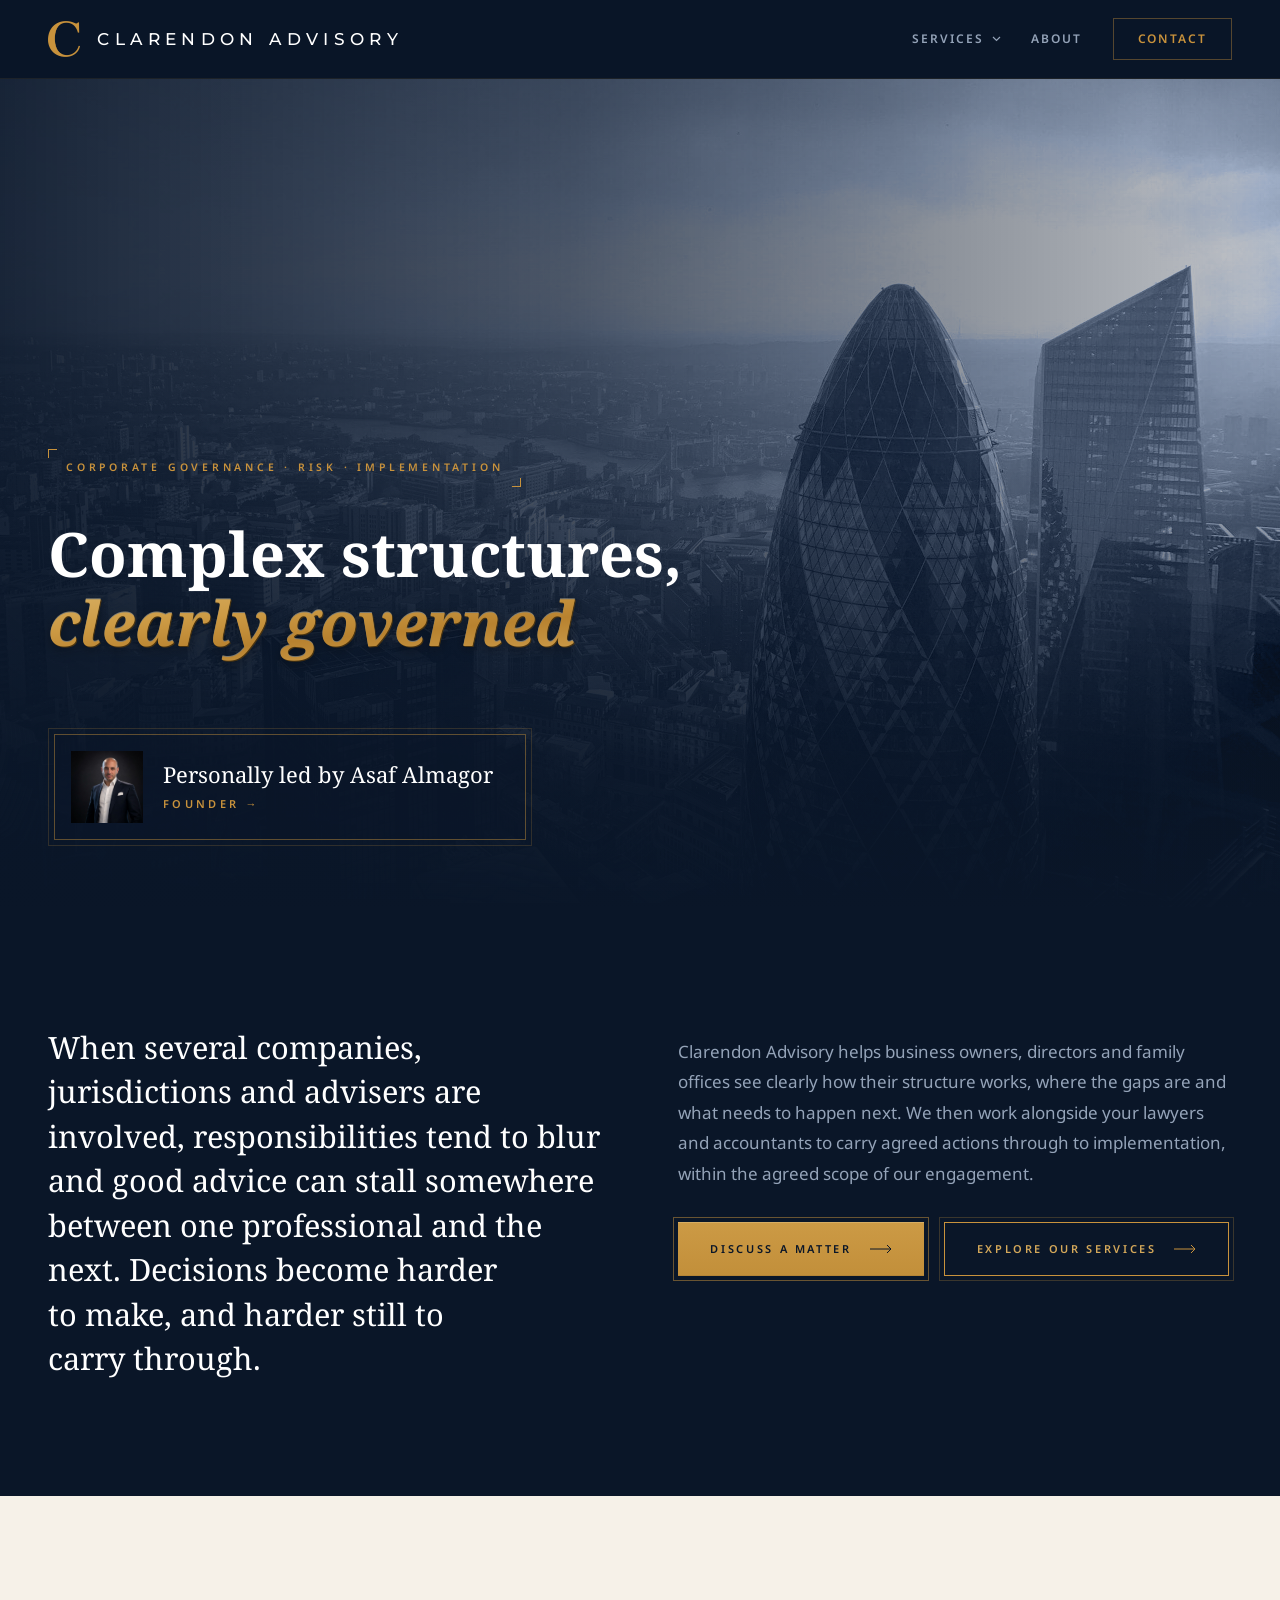
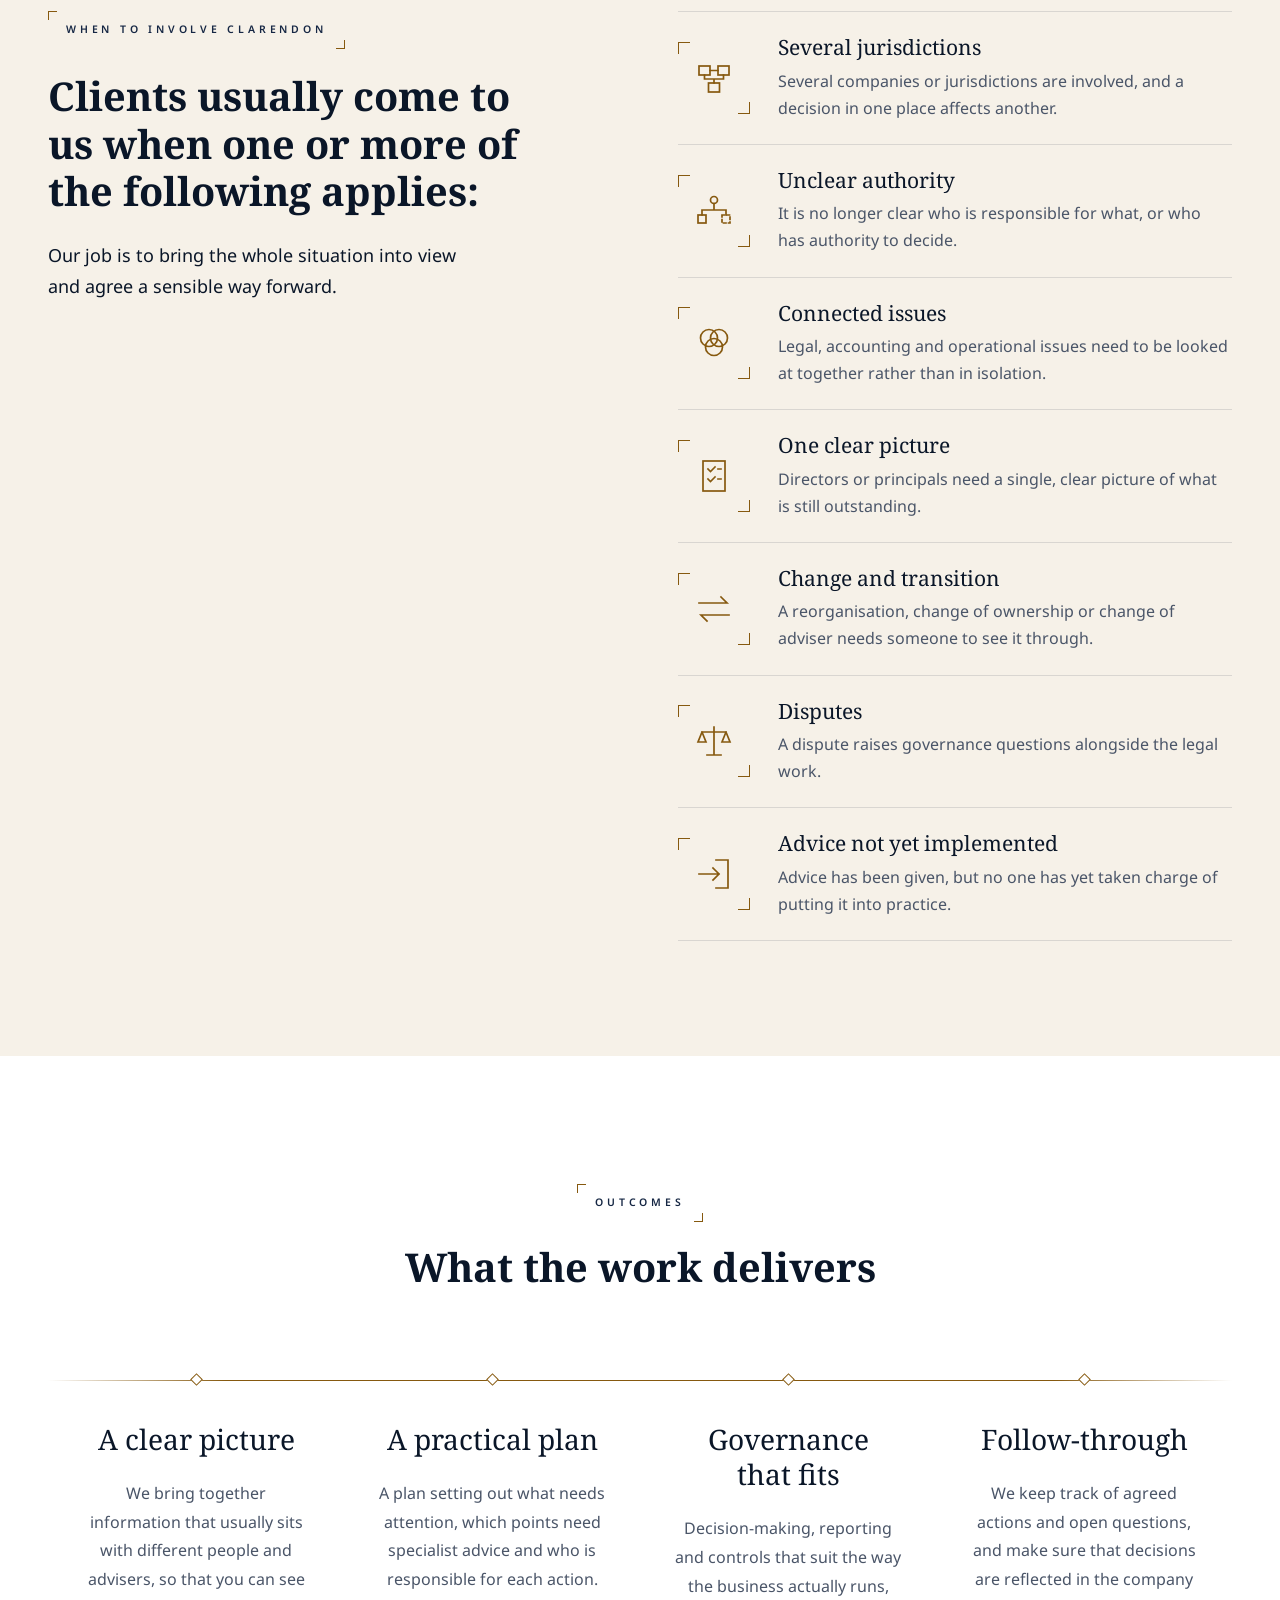
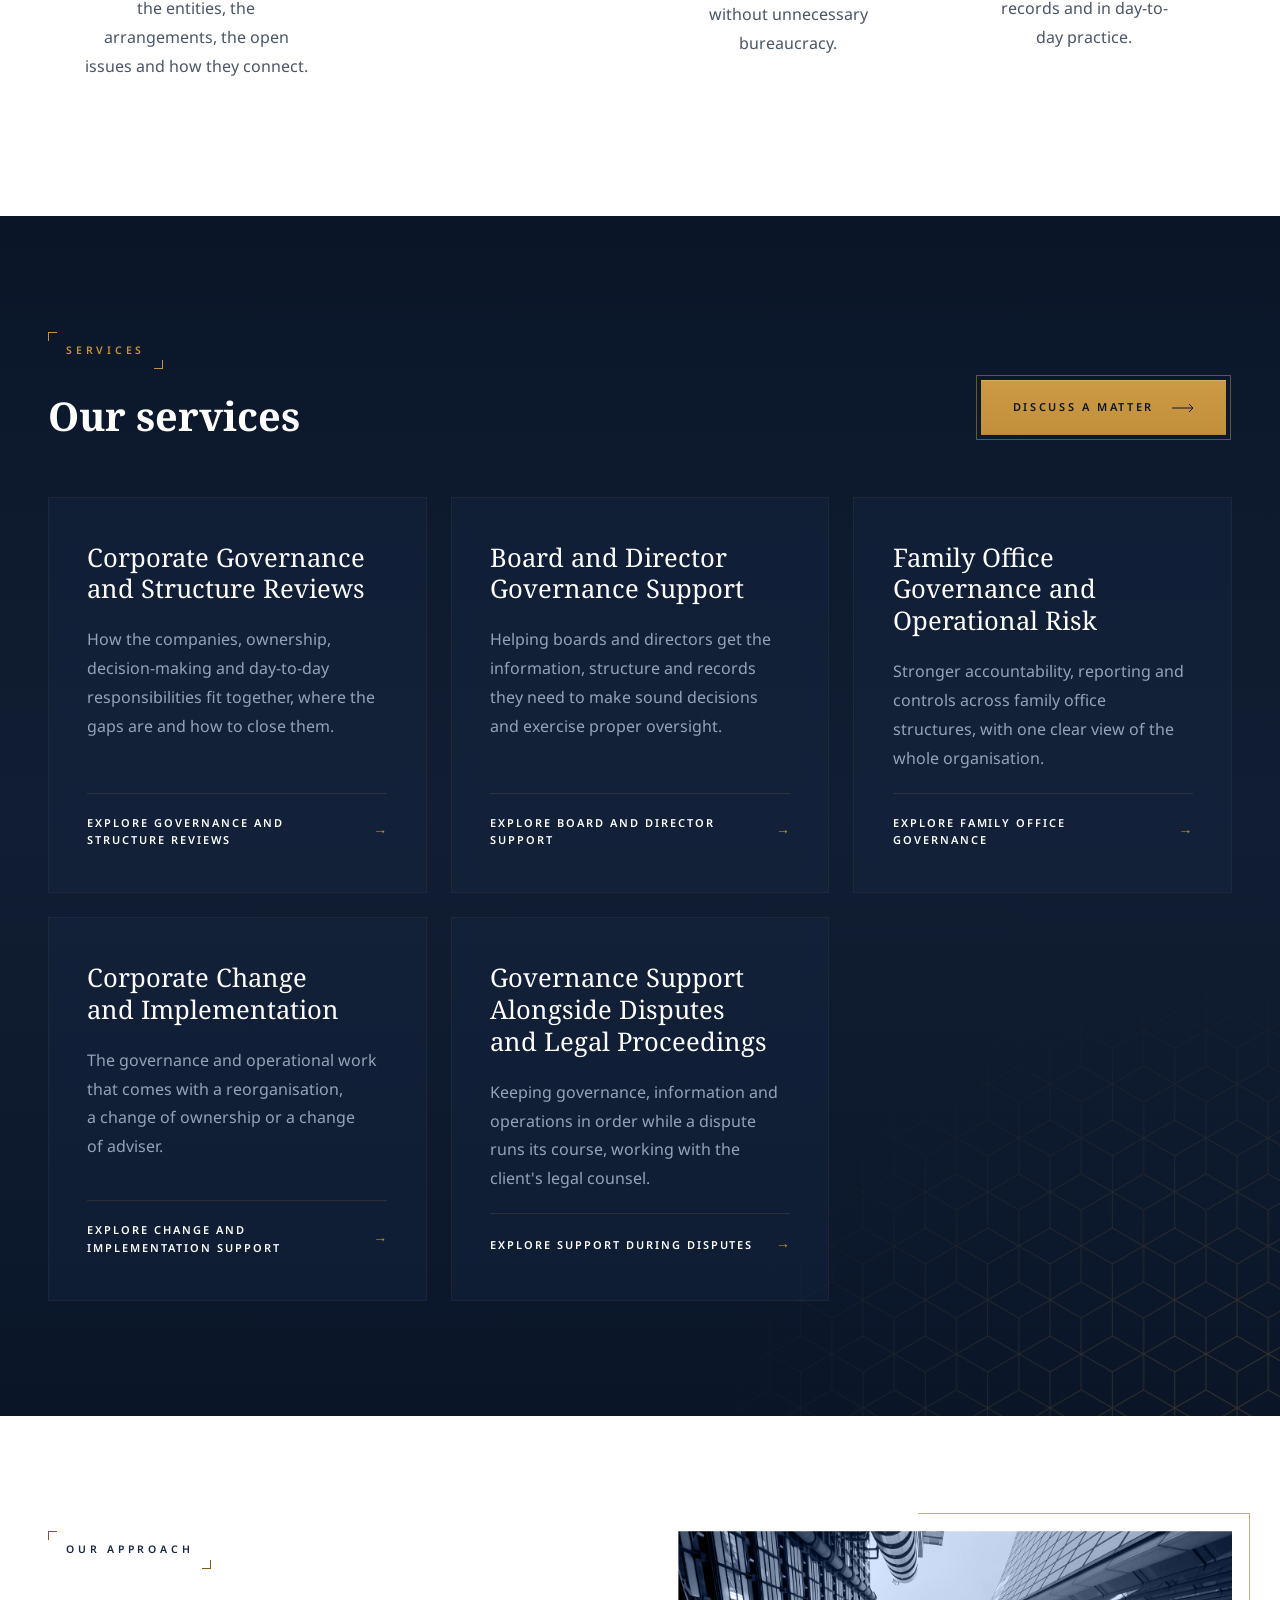
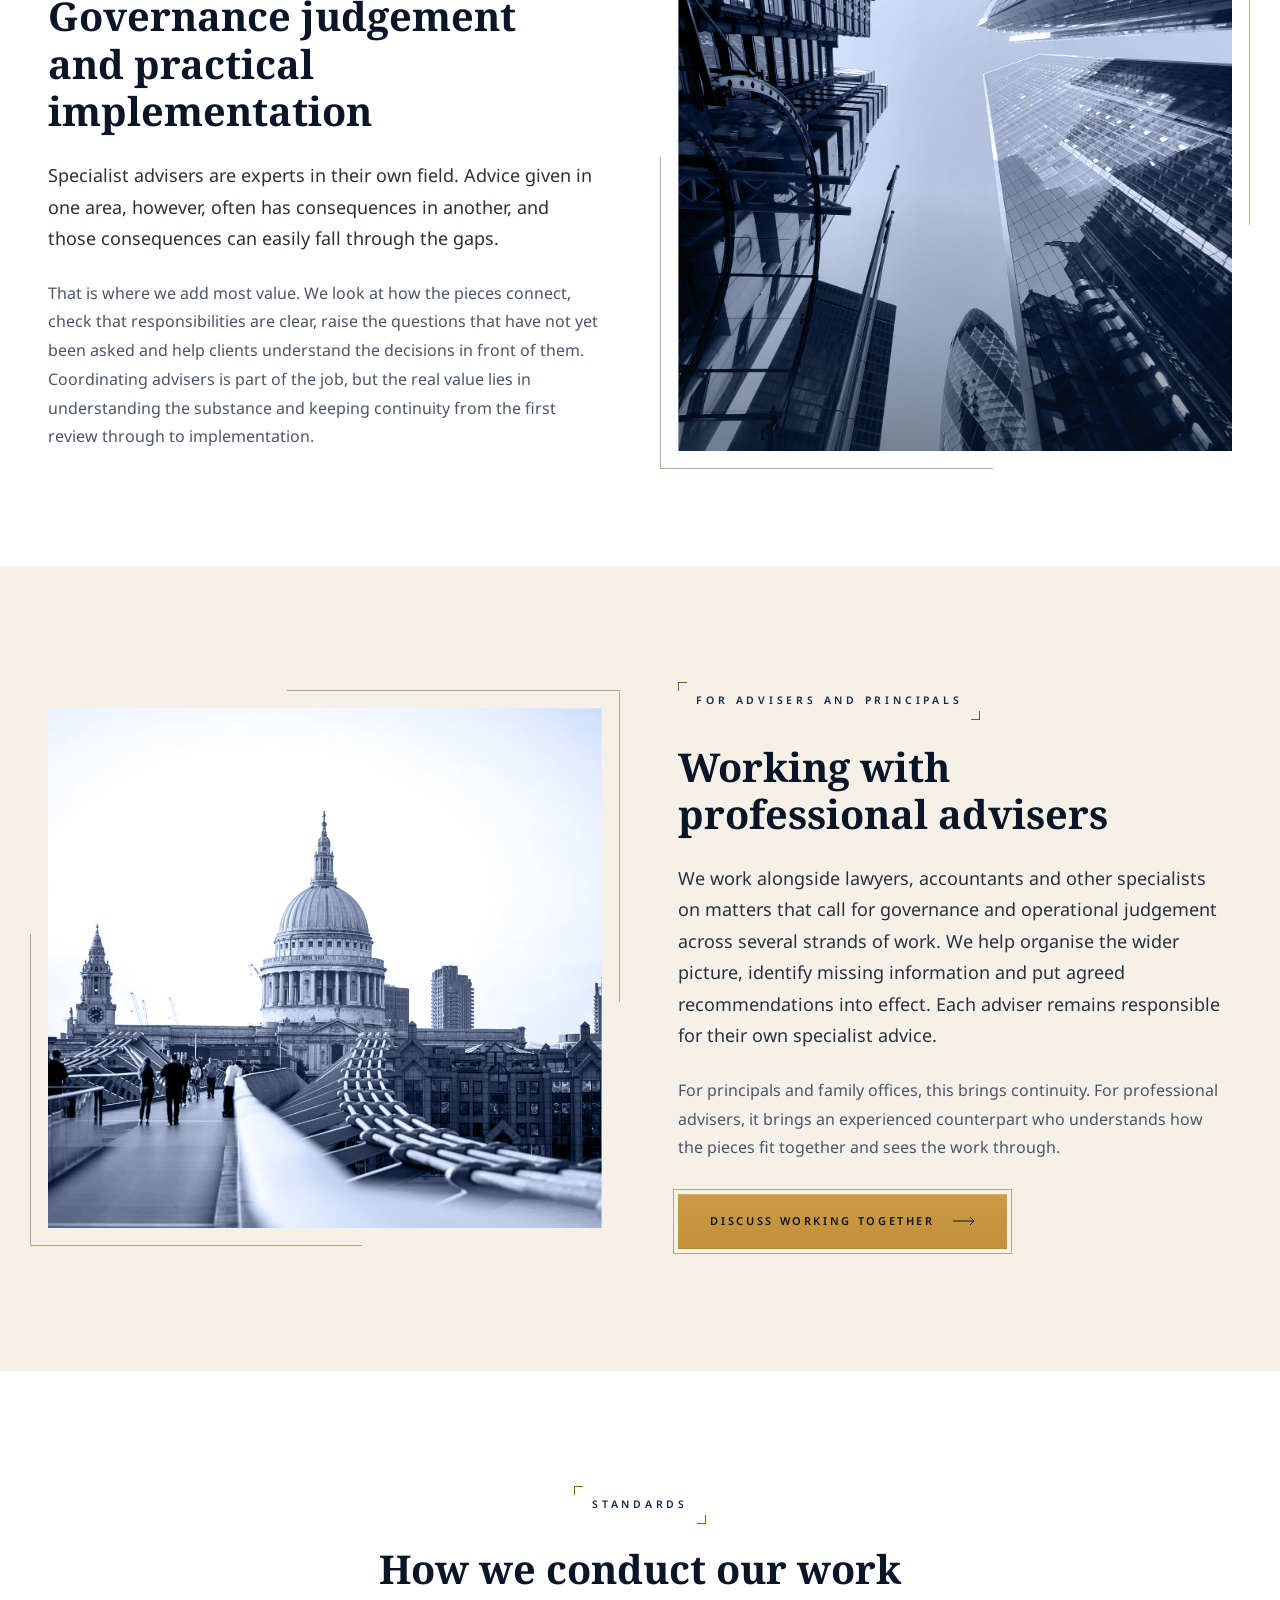
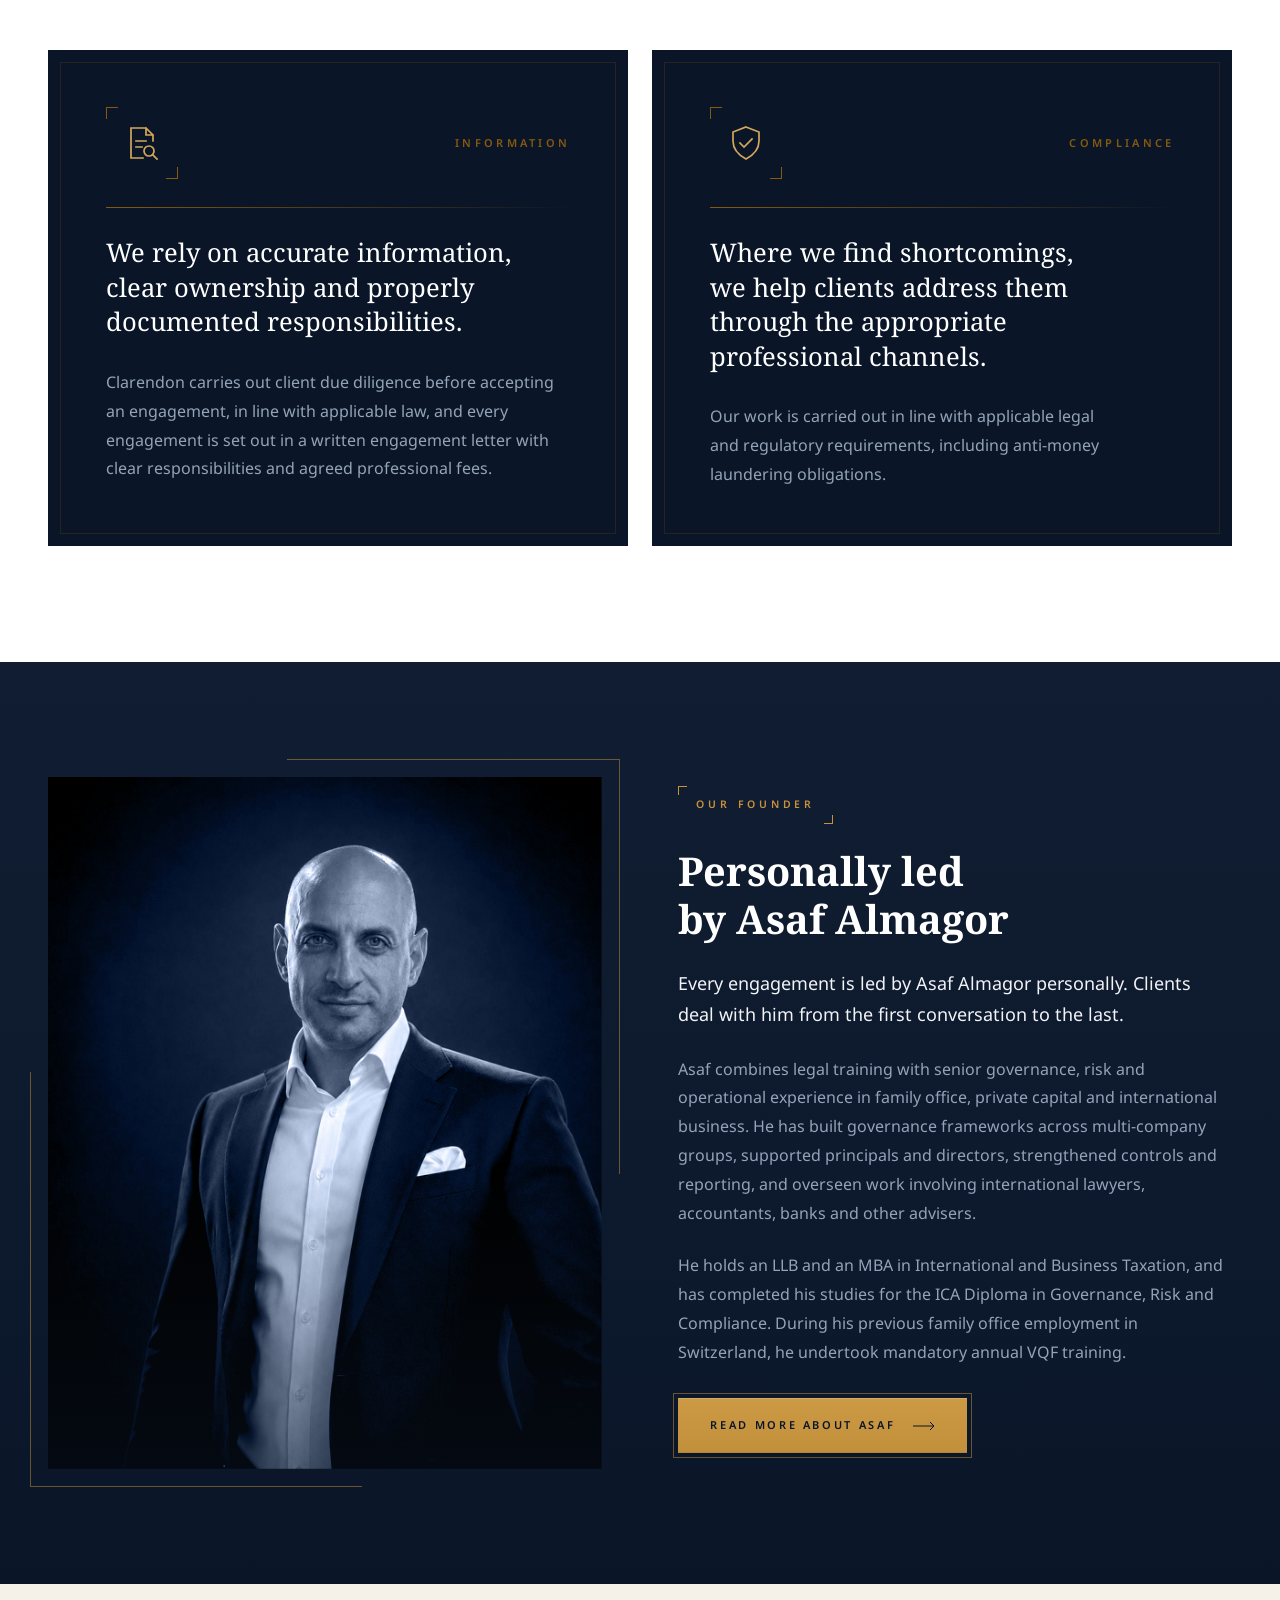
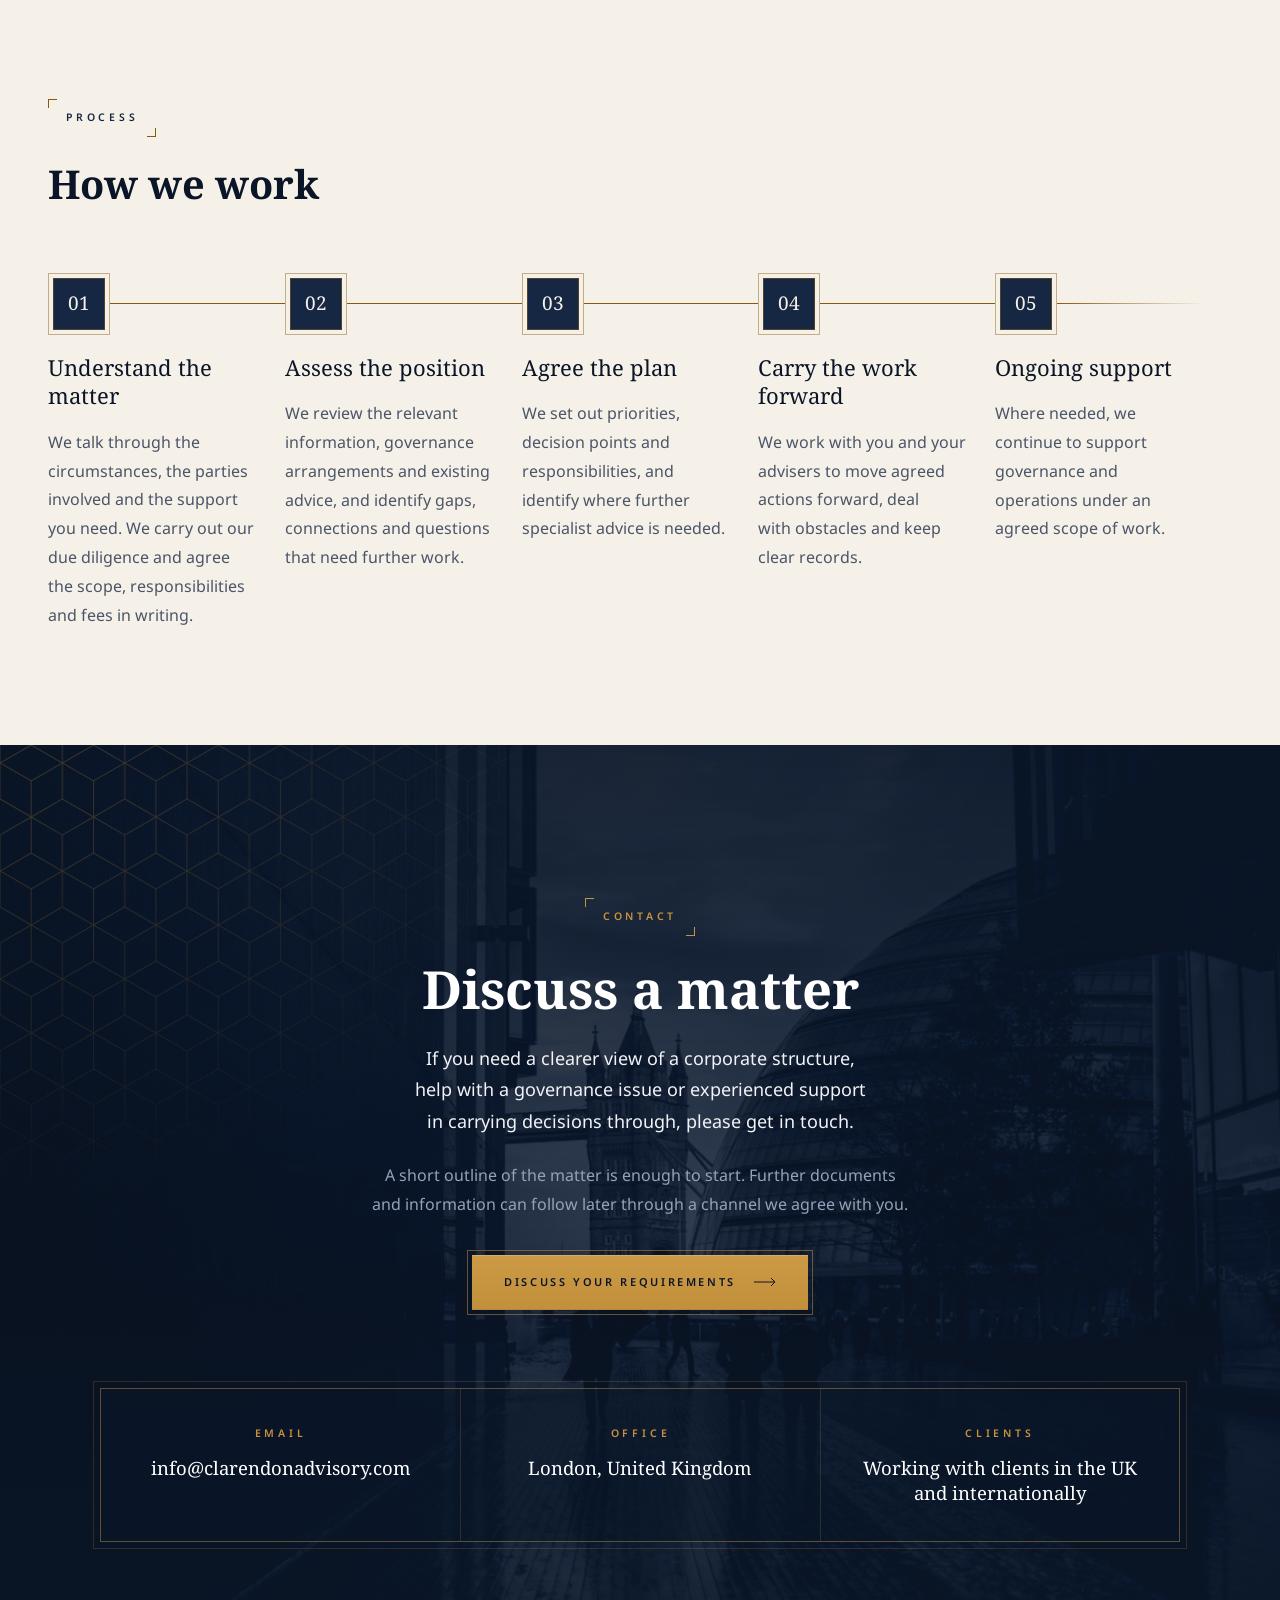
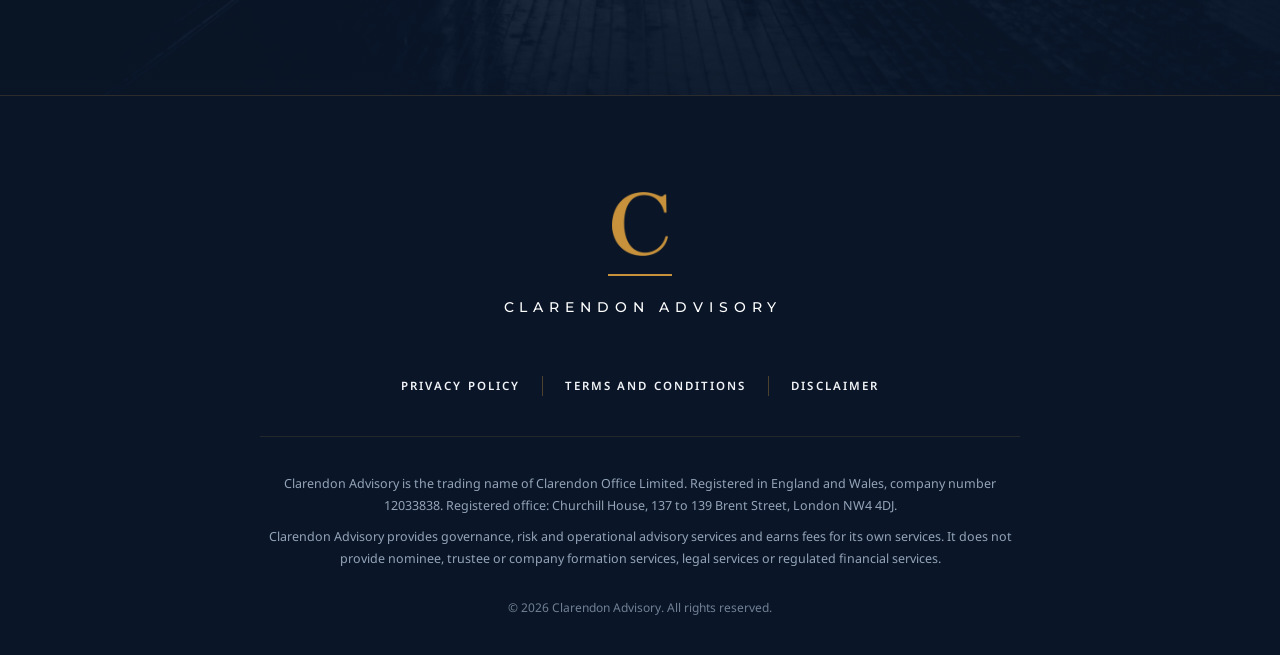
<file: index.html>
<!DOCTYPE html>
<html lang="en-GB">
<head>
<meta charset="utf-8">
<meta name="viewport" content="width=device-width, initial-scale=1">
<title>Clarendon Advisory | Corporate Governance, Risk and Implementation</title>
<meta name="description" content="Clarendon Advisory helps business owners, directors and family offices see clearly how their structure works, where the gaps are and what needs to happen next.">
<meta name="robots" content="noindex, nofollow">
<meta name="theme-color" content="#0a1628">
<link rel="icon" type="image/png" href="assets/img/favicon.png">
<link rel="preconnect" href="https://fonts.googleapis.com">
<link rel="preconnect" href="https://fonts.gstatic.com" crossorigin>
<link rel="stylesheet" href="https://fonts.googleapis.com/css2?family=Montserrat:wght@400;500&family=Noto+Sans:wght@400;500;600&family=Noto+Serif:ital,wght@0,400;0,700;1,400;1,700&display=swap">
<link rel="preload" as="image" href="assets/img/city-of-london.jpg">
<link rel="stylesheet" href="assets/css/style.css?v=1.14.4">
<script>if(!matchMedia('(prefers-reduced-motion: reduce)').matches&&'IntersectionObserver'in window){document.documentElement.classList.add('motion');setTimeout(function(){document.documentElement.classList.add('motion-failsafe')},4000)}</script>
<script src="assets/js/main.js?v=1.14.4" defer></script>
</head>
<body>

<svg width="0" height="0" style="position:absolute" aria-hidden="true">
  <defs>
    <pattern id="cubes" width="62.354" height="108" patternUnits="userSpaceOnUse"><path d="M31.18 0.00L62.35 18.00L62.35 54.00L31.18 72.00L0.00 54.00L0.00 18.00Z M0.00 18.00L31.18 36.00L62.35 18.00 M31.18 36.00L31.18 72.00 M62.35 54.00L93.53 72.00L93.53 108.00L62.35 126.00L31.18 108.00L31.18 72.00Z M31.18 72.00L62.35 90.00L93.53 72.00 M62.35 90.00L62.35 126.00 M0.00 54.00L31.18 72.00L31.18 108.00L0.00 126.00L-31.18 108.00L-31.18 72.00Z M-31.18 72.00L0.00 90.00L31.18 72.00 M0.00 90.00L0.00 126.00 M31.18 108.00L62.35 126.00L62.35 162.00L31.18 180.00L0.00 162.00L0.00 126.00Z M0.00 126.00L31.18 144.00L62.35 126.00 M31.18 144.00L31.18 180.00 M62.35 -54.00L93.53 -36.00L93.53 0.00L62.35 18.00L31.18 0.00L31.18 -36.00Z M31.18 -36.00L62.35 -18.00L93.53 -36.00 M62.35 -18.00L62.35 18.00 M0.00 -54.00L31.18 -36.00L31.18 0.00L0.00 18.00L-31.18 0.00L-31.18 -36.00Z M-31.18 -36.00L0.00 -18.00L31.18 -36.00 M0.00 -18.00L0.00 18.00" fill="none" stroke="#c8923c" stroke-width="1"/></pattern>
    <symbol id="arrow" viewBox="0 0 22 10"><path d="M0 5h21M17 1l4 4-4 4" fill="none" stroke="currentColor" stroke-width="1"/></symbol>
  </defs>
</svg>

<header class="site-header" data-header>
  <div class="site-header__inner">
    <a class="wordmark" href="#top"><img class="wordmark__mark" src="assets/img/c-mark.png" alt="" width="32" height="36"><span class="wordmark__text">Clarendon Advisory</span></a>
    <button class="menu-toggle" type="button" aria-label="Menu" aria-expanded="false" aria-controls="site-nav" data-menu-toggle><span></span><span></span><span></span></button>
    <nav class="site-nav" id="site-nav" data-nav>
      <div class="nav-item nav-item--sub">
        <a href="#services" class="nav-item__link">Services <svg class="nav-item__caret" width="9" height="6" viewBox="0 0 9 6" aria-hidden="true"><path d="M1 1l3.5 3.5L8 1" fill="none" stroke="currentColor" stroke-width="1.2"/></svg></a>
        <div class="subnav">
          <a href="services/governance-and-structure-reviews/">Corporate Governance and Structure Reviews</a>
          <a href="services/board-and-director-support/">Board and Director Governance Support</a>
          <a href="services/family-office-governance/">Family Office Governance and Operational Risk</a>
          <a href="services/change-and-implementation/">Corporate Change and Implementation</a>
          <a href="services/support-during-disputes/">Governance Support Alongside Disputes and Legal Proceedings</a>
        </div>
      </div>
      <a href="about/">About</a>
      <a class="site-nav__cta" href="contact/">Contact</a>
    </nav>
  </div>
</header>

<main>

<section id="top" class="hero">
  <img class="hero__img" src="assets/img/city-of-london.jpg" alt="The City of London from above, with the Gherkin and the Thames" data-hero-img>
  <div class="tint"></div>
  <div class="hero__shade"></div>
  <div class="hero__content wrap" data-hero-content>
    <div class="hero__text" data-reveal="1">
      <div class="eyebrow eyebrow--gold">Corporate Governance · Risk · Implementation</div>
      <h1>Complex structures, <em>clearly governed</em></h1>
    </div>
    <div class="hero__plaque-row" data-reveal="2">
      <a class="plaque" href="#founder">
        <img src="assets/img/asaf-almagor.jpg" alt="Asaf Almagor" width="72" height="72">
        <span class="plaque__text">
          <span class="plaque__name">Personally led by Asaf Almagor</span>
          <span class="plaque__role">Founder →</span>
        </span>
      </a>
    </div>
  </div>
</section>

<section id="intro" class="section section--navy">
  <div class="wrap section__pad intro">
    <p class="intro__lead" data-reveal="1">When several companies, jurisdictions and advisers are involved, responsibilities tend to blur and good advice can stall somewhere between one professional and the next. Decisions become harder to make, and harder still to carry through.</p>
    <div class="intro__side" data-reveal="2">
      <p class="body body--dark body--17">Clarendon Advisory helps business owners, directors and family offices see clearly how their structure works, where the gaps are and what needs to happen next. We then work alongside your lawyers and accountants to carry agreed actions through to implementation, within the agreed scope of our engagement.</p>
      <div class="btn-row">
        <a class="btn btn--primary" href="#contact">Discuss a matter <svg width="22" height="10" aria-hidden="true"><use href="#arrow"/></svg></a>
        <a class="btn btn--secondary" href="#services">Explore our services <svg width="22" height="10" aria-hidden="true"><use href="#arrow"/></svg></a>
      </div>
    </div>
  </div>
</section>

<section id="involve" class="section section--cream">
  <div class="wrap section__pad involve">
    <div class="involve__head" data-reveal="1">
      <div class="eyebrow">When to involve Clarendon</div>
      <h2 class="h2">Clients usually come to us when one or more of the following applies:</h2>
      <p class="involve__note">Our job is to bring the whole situation into view and agree a sensible way forward.</p>
    </div>
    <ul class="involve__list">
      <li data-item>
        <span class="icon"><svg viewBox="0 0 40 40" width="40" height="40" aria-hidden="true"><rect x="5" y="8" width="11" height="9"/><rect x="24" y="8" width="11" height="9"/><rect x="14.5" y="25" width="11" height="9"/><path d="M16 12.5h8M10.5 17v4h19v-4M20 21v4"/></svg></span>
        <span class="involve__copy"><span class="involve__title">Several jurisdictions</span><span class="involve__body">Several companies or jurisdictions are involved, and a decision in one place affects another.</span></span>
      </li>
      <li data-item>
        <span class="icon"><svg viewBox="0 0 40 40" width="40" height="40" aria-hidden="true"><circle cx="20" cy="9" r="3.5"/><path d="M20 12.5V19M8 19h24M8 19v5M32 19v5"/><rect x="4" y="24" width="8" height="8"/><rect x="28" y="24" width="8" height="8" stroke-dasharray="2.5 2.5"/></svg></span>
        <span class="involve__copy"><span class="involve__title">Unclear authority</span><span class="involve__body">It is no longer clear who is responsible for what, or who has authority to decide.</span></span>
      </li>
      <li data-item>
        <span class="icon"><svg viewBox="0 0 40 40" width="40" height="40" aria-hidden="true"><circle cx="15" cy="15" r="8.5"/><circle cx="25" cy="15" r="8.5"/><circle cx="20" cy="24" r="8.5"/></svg></span>
        <span class="involve__copy"><span class="involve__title">Connected issues</span><span class="involve__body">Legal, accounting and operational issues need to be looked at together rather than in isolation.</span></span>
      </li>
      <li data-item>
        <span class="icon"><svg viewBox="0 0 40 40" width="40" height="40" aria-hidden="true"><rect x="9" y="5" width="22" height="30"/><path d="M14 13l2.5 2.5L21 11M14 23l2.5 2.5L21 21M24 13h3M24 23h3"/></svg></span>
        <span class="involve__copy"><span class="involve__title">One clear picture</span><span class="involve__body">Directors or principals need a single, clear picture of what is still outstanding.</span></span>
      </li>
      <li data-item>
        <span class="icon"><svg viewBox="0 0 40 40" width="40" height="40" aria-hidden="true"><path d="M5 14h28l-6-6M35 26H7l6 6"/></svg></span>
        <span class="involve__copy"><span class="involve__title">Change and transition</span><span class="involve__body">A reorganisation, change of ownership or change of adviser needs someone to see it through.</span></span>
      </li>
      <li data-item>
        <span class="icon"><svg viewBox="0 0 40 40" width="40" height="40" aria-hidden="true"><path d="M20 6v28M13 34h14M8 11h24M8 11l-4 10h8l-4-10M32 11l-4 10h8l-4-10"/></svg></span>
        <span class="involve__copy"><span class="involve__title">Disputes</span><span class="involve__body">A dispute raises governance questions alongside the legal work.</span></span>
      </li>
      <li data-item>
        <span class="icon"><svg viewBox="0 0 40 40" width="40" height="40" aria-hidden="true"><path d="M22 6h12v28H22"/><path d="M5 20h20M19 14l6 6-6 6"/></svg></span>
        <span class="involve__copy"><span class="involve__title">Advice not yet implemented</span><span class="involve__body">Advice has been given, but no one has yet taken charge of putting it into practice.</span></span>
      </li>
    </ul>
  </div>
</section>

<section id="delivers" class="section section--white">
  <div class="wrap delivers">
    <div class="section-head section-head--center" data-reveal="1">
      <div class="eyebrow">Outcomes</div>
      <h2 class="h2">What the work delivers</h2>
    </div>
    <div class="delivers__grid">
      <div class="delivers__pair">
        <div class="outcome outcome--first" data-reveal="1">
          <span class="outcome__line" aria-hidden="true"></span>
          <span class="outcome__mark" aria-hidden="true"></span>
          <h3>A clear picture</h3>
          <p>We bring together information that usually sits with different people and advisers, so that you can see the entities, the arrangements, the open issues and how they connect.</p>
        </div>
        <div class="outcome" data-reveal="2">
          <span class="outcome__line" aria-hidden="true"></span>
          <span class="outcome__mark" aria-hidden="true"></span>
          <h3>A practical plan</h3>
          <p>A plan setting out what needs attention, which points need specialist advice and who is responsible for each action.</p>
        </div>
      </div>
      <div class="delivers__pair">
        <div class="outcome" data-reveal="3">
          <span class="outcome__line" aria-hidden="true"></span>
          <span class="outcome__mark" aria-hidden="true"></span>
          <h3>Governance that fits</h3>
          <p>Decision-making, reporting and controls that suit the way the business actually runs, without unnecessary bureaucracy.</p>
        </div>
        <div class="outcome outcome--last" data-reveal="4">
          <span class="outcome__line" aria-hidden="true"></span>
          <span class="outcome__mark" aria-hidden="true"></span>
          <h3>Follow-through</h3>
          <p>We keep track of agreed actions and open questions, and make sure that decisions are reflected in the company records and in day-to-day practice.</p>
        </div>
      </div>
    </div>
  </div>
</section>

<section id="services" class="section section--services">
  <svg class="cubes cubes--br" aria-hidden="true" width="760" height="620"><rect width="100%" height="100%" fill="url(#cubes)"/></svg>
  <div class="wrap section__pad">
    <div class="services__head" data-reveal="1">
      <div class="section-head">
        <div class="eyebrow eyebrow--gold">Services</div>
        <h2 class="h2">Our services</h2>
      </div>
      <div class="btn-pad"><a class="btn btn--primary" href="#contact">Discuss a matter <svg width="22" height="10" aria-hidden="true"><use href="#arrow"/></svg></a></div>
    </div>
    <div class="services__grid">
      <a class="service" href="services/governance-and-structure-reviews/" data-reveal="1">
        <h3>Corporate Governance and Structure Reviews</h3>
        <p>How the companies, ownership, decision-making and day-to-day responsibilities fit together, where the gaps are and how to close them.</p>
        <span class="service__link">Explore governance and structure reviews<span aria-hidden="true">→</span></span>
      </a>
      <a class="service" href="services/board-and-director-support/" data-reveal="2">
        <h3>Board and Director Governance Support</h3>
        <p>Helping boards and directors get the information, structure and records they need to make sound decisions and exercise proper oversight.</p>
        <span class="service__link">Explore board and director support<span aria-hidden="true">→</span></span>
      </a>
      <a class="service" href="services/family-office-governance/" data-reveal="3">
        <h3>Family Office Governance and Operational Risk</h3>
        <p>Stronger accountability, reporting and controls across family office structures, with one clear view of the whole organisation.</p>
        <span class="service__link">Explore family office governance<span aria-hidden="true">→</span></span>
      </a>
      <a class="service" href="services/change-and-implementation/" data-reveal="1">
        <h3>Corporate Change and Implementation</h3>
        <p>The governance and operational work that comes with a reorganisation, a change of ownership or a change of adviser.</p>
        <span class="service__link">Explore change and implementation support<span aria-hidden="true">→</span></span>
      </a>
      <a class="service" href="services/support-during-disputes/" data-reveal="2">
        <h3>Governance Support Alongside Disputes and Legal Proceedings</h3>
        <p>Keeping governance, information and operations in order while a dispute runs its course, working with the client's legal counsel.</p>
        <span class="service__link">Explore support during disputes<span aria-hidden="true">→</span></span>
      </a>
    </div>
  </div>
</section>

<section id="approach" class="section section--white">
  <div class="wrap section__pad split split--approach">
    <div class="split__text" data-reveal="1">
      <div class="eyebrow">Our approach</div>
      <h2 class="h2">Governance judgement and practical implementation</h2>
      <p class="lead">Specialist advisers are experts in their own field. Advice given in one area, however, often has consequences in another, and those consequences can easily fall through the gaps.</p>
      <p class="body">That is where we add most value. We look at how the pieces connect, check that responsibilities are clear, raise the questions that have not yet been asked and help clients understand the decisions in front of them. Coordinating advisers is part of the job, but the real value lies in understanding the substance and keeping continuity from the first review through to implementation.</p>
    </div>
    <div class="figure figure--approach" data-reveal="2">
      <div class="photo" data-photo>
        <img src="assets/img/city-towers.jpg" alt="Looking up at the Lloyd's building, the Gherkin and neighbouring towers in the City of London" loading="lazy" style="object-position:50% 58%">
        <div class="tint"></div>
        <div class="photo__fade"></div>
      </div>
      <div class="frame frame--down" data-frame></div>
    </div>
  </div>
</section>

<section id="advisers" class="section section--cream">
  <div class="wrap section__pad split split--advisers">
    <div class="figure figure--advisers" data-reveal="1">
      <div class="photo" data-photo>
        <img src="assets/img/st-pauls.jpg" alt="St Paul's Cathedral from the Millennium Bridge" loading="lazy">
        <div class="tint"></div>
      </div>
      <div class="frame frame--up" data-frame></div>
    </div>
    <div class="split__text" data-reveal="2">
      <div class="eyebrow">For advisers and principals</div>
      <h2 class="h2">Working with professional advisers</h2>
      <p class="lead">We work alongside lawyers, accountants and other specialists on matters that call for governance and operational judgement across several strands of work. We help organise the wider picture, identify missing information and put agreed recommendations into effect. Each adviser remains responsible for their own specialist advice.</p>
      <p class="body">For principals and family offices, this brings continuity. For professional advisers, it brings an experienced counterpart who understands how the pieces fit together and sees the work through.</p>
      <div class="btn-pad"><a class="btn btn--primary" href="#contact">Discuss working together <svg width="22" height="10" aria-hidden="true"><use href="#arrow"/></svg></a></div>
    </div>
  </div>
</section>

<section id="conduct" class="section section--white section--ruled">
  <div class="wrap section__pad conduct">
    <div class="section-head section-head--center" data-reveal="1">
      <div class="eyebrow">Standards</div>
      <h2 class="h2">How we conduct our work</h2>
    </div>
    <div class="conduct__grid">
      <div class="standard" data-reveal="2">
        <div class="standard__top">
          <span class="icon icon--light"><svg viewBox="0 0 40 40" width="40" height="40" aria-hidden="true"><path d="M24 5H9v30h12M24 5l7 7v6M24 5v7h7M14 18h10M14 24h6"/><circle cx="27" cy="28" r="5"/><path d="M31 32l4 4"/></svg></span>
          <span class="standard__label">Information</span>
        </div>
        <span class="standard__rule" aria-hidden="true"></span>
        <p class="standard__lead">We rely on accurate information, clear ownership and properly documented responsibilities.</p>
        <p class="body body--dark">Clarendon carries out client due diligence before accepting an engagement, in line with applicable law, and every engagement is set out in a written engagement letter with clear responsibilities and agreed professional fees.</p>
      </div>
      <div class="standard" data-reveal="3">
        <div class="standard__top">
          <span class="icon icon--light"><svg viewBox="0 0 40 40" width="40" height="40" aria-hidden="true"><path d="M20 4l13 5v9c0 8-5.5 14-13 18C12.5 32 7 26 7 18V9z"/><path d="M14 20l4 4 8-8"/></svg></span>
          <span class="standard__label">Compliance</span>
        </div>
        <span class="standard__rule" aria-hidden="true"></span>
        <p class="standard__lead">Where we find shortcomings, we help clients address them through the appropriate professional channels.</p>
        <p class="body body--dark">Our work is carried out in line with applicable legal and regulatory requirements, including anti-money laundering obligations.</p>
      </div>
    </div>
  </div>
</section>

<section id="founder" class="section section--founder">
  <div class="wrap section__pad founder">
    <div class="founder__figure" data-reveal="1">
      <div class="founder__corner founder__corner--tr" aria-hidden="true"></div>
      <div class="founder__corner founder__corner--bl" aria-hidden="true"></div>
      <div class="photo founder__photo" data-photo>
        <img src="assets/img/asaf-almagor.jpg" alt="Asaf Almagor, Founder of Clarendon Advisory" loading="lazy">
        <div class="tint"></div>
        <div class="photo__fade photo__fade--soft"></div>
      </div>
    </div>
    <div class="split__text" data-reveal="2">
      <div class="eyebrow eyebrow--gold">Our founder</div>
      <h2 class="h2">Personally led by Asaf Almagor</h2>
      <p class="lead lead--dark">Every engagement is led by Asaf Almagor personally. Clients deal with him from the first conversation to the last.</p>
      <p class="body body--dark">Asaf combines legal training with senior governance, risk and operational experience in family office, private capital and international business. He has built governance frameworks across multi-company groups, supported principals and directors, strengthened controls and reporting, and overseen work involving international lawyers, accountants, banks and other advisers.</p>
      <p class="body body--dark">He holds an LLB and an MBA in International and Business Taxation, and has completed his studies for the ICA Diploma in Governance, Risk and Compliance. During his previous family office employment in Switzerland, he undertook mandatory annual VQF training.</p>
      <div class="btn-pad"><a class="btn btn--primary" href="about/">Read more about Asaf <svg width="22" height="10" aria-hidden="true"><use href="#arrow"/></svg></a></div>
    </div>
  </div>
</section>

<section id="process" class="section section--cream">
  <div class="wrap section__pad">
    <div class="section-head process__head" data-reveal="1">
      <div class="eyebrow">Process</div>
      <h2 class="h2">How we work</h2>
    </div>
    <ol class="steps">
      <li class="step" data-reveal="1">
        <div class="step__top"><span class="step__num">01</span><span class="step__line" data-draw></span></div>
        <h3>Understand the matter</h3>
        <p>We talk through the circumstances, the parties involved and the support you need. We carry out our due diligence and agree the scope, responsibilities and fees in writing.</p>
      </li>
      <li class="step" data-reveal="2">
        <div class="step__top"><span class="step__num">02</span><span class="step__line" data-draw></span></div>
        <h3>Assess the position</h3>
        <p>We review the relevant information, governance arrangements and existing advice, and identify gaps, connections and questions that need further work.</p>
      </li>
      <li class="step" data-reveal="3">
        <div class="step__top"><span class="step__num">03</span><span class="step__line" data-draw></span></div>
        <h3>Agree the plan</h3>
        <p>We set out priorities, decision points and responsibilities, and identify where further specialist advice is needed.</p>
      </li>
      <li class="step" data-reveal="4">
        <div class="step__top"><span class="step__num">04</span><span class="step__line" data-draw></span></div>
        <h3>Carry the work forward</h3>
        <p>We work with you and your advisers to move agreed actions forward, deal with obstacles and keep clear records.</p>
      </li>
      <li class="step step--last" data-reveal="5">
        <div class="step__top"><span class="step__num">05</span><span class="step__line" data-draw></span></div>
        <h3>Ongoing support</h3>
        <p>Where needed, we continue to support governance and operations under an agreed scope of work.</p>
      </li>
    </ol>
  </div>
</section>

<section id="contact" class="contact">
  <img class="contact__img" src="assets/img/tower-bridge.jpg" alt="" aria-hidden="true" loading="lazy">
  <div class="tint"></div>
  <div class="contact__shade"></div>
  <svg class="cubes cubes--tl" aria-hidden="true" width="760" height="620"><rect width="100%" height="100%" fill="url(#cubes)"/></svg>
  <div class="contact__inner">
    <div class="contact__head" data-reveal="1">
      <div class="eyebrow eyebrow--gold">Contact</div>
      <h2 class="contact__title">Discuss a matter</h2>
      <p class="contact__lead">If you need a clearer view of a corporate structure, help with a governance issue or experienced support in carrying decisions through, please get in touch.</p>
      <p class="contact__body">A short outline of the matter is enough to start. Further documents and information can follow later through a channel we agree with you.</p>
      <div class="btn-pad"><a class="btn btn--primary" href="mailto:info@clarendonadvisory.com">Discuss your requirements <svg width="22" height="10" aria-hidden="true"><use href="#arrow"/></svg></a></div>
    </div>
    <div class="contact__panel" data-reveal="2">
      <a class="contact__cell" href="mailto:info@clarendonadvisory.com"><span class="contact__label">Email</span><span class="contact__value">info@<wbr>clarendonadvisory.com</span></a>
      <div class="contact__cell"><span class="contact__label">Office</span><span class="contact__value">London, United Kingdom</span></div>
      <div class="contact__cell"><span class="contact__label">Clients</span><span class="contact__value">Working with clients in the UK and internationally</span></div>
    </div>
  </div>
</section>

</main>

<footer class="site-footer">
  <div class="wrap site-footer__inner">
    <a class="footer-mark" href="#top" aria-label="Clarendon Advisory, back to top">
      <img class="footer-mark__c" src="assets/img/c-mark.png" alt="" width="56" height="64" loading="lazy">
      <span class="footer-mark__rule" aria-hidden="true"></span>
      <span class="footer-mark__name">Clarendon Advisory</span>
    </a>
    <nav class="site-footer__nav" aria-label="Legal">
      <a href="privacy-and-cookie-policy/">Privacy Policy</a>
      <a href="https://clarendonadvisory.com/terms">Terms and Conditions</a>
      <a href="https://clarendonadvisory.com/disclaimer">Disclaimer</a>
    </nav>
    <div class="site-footer__legal">
      <p>Clarendon Advisory is the trading name of Clarendon Office Limited. Registered in England and Wales, company number 12033838. Registered office: Churchill House, 137 to 139 Brent Street, London NW4 4DJ.</p>
      <p>Clarendon Advisory provides governance, risk and operational advisory services and earns fees for its own services. It does not provide nominee, trustee or company formation services, legal services or regulated financial services.</p>
    </div>
    <p class="site-footer__copy">© 2026 Clarendon Advisory. All rights reserved.</p>
  </div>
</footer>

</body>
</html>
</file>
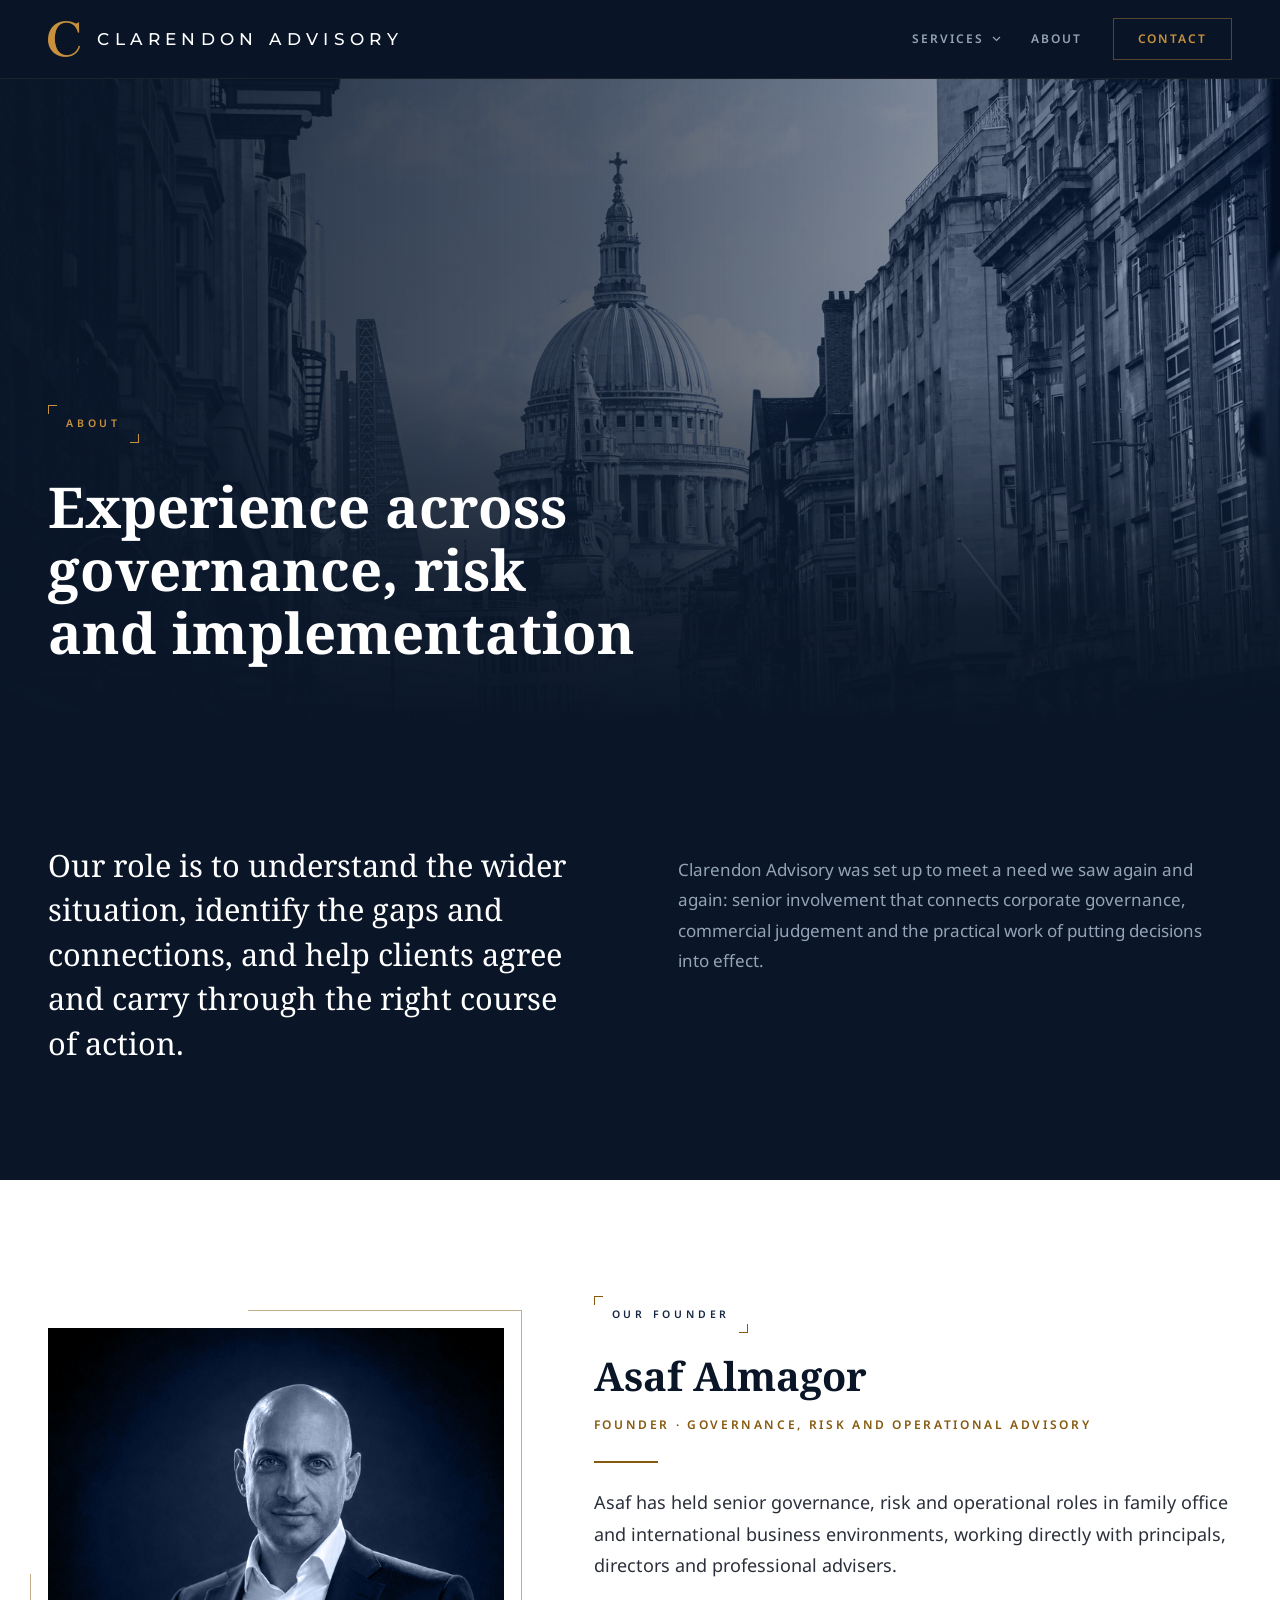
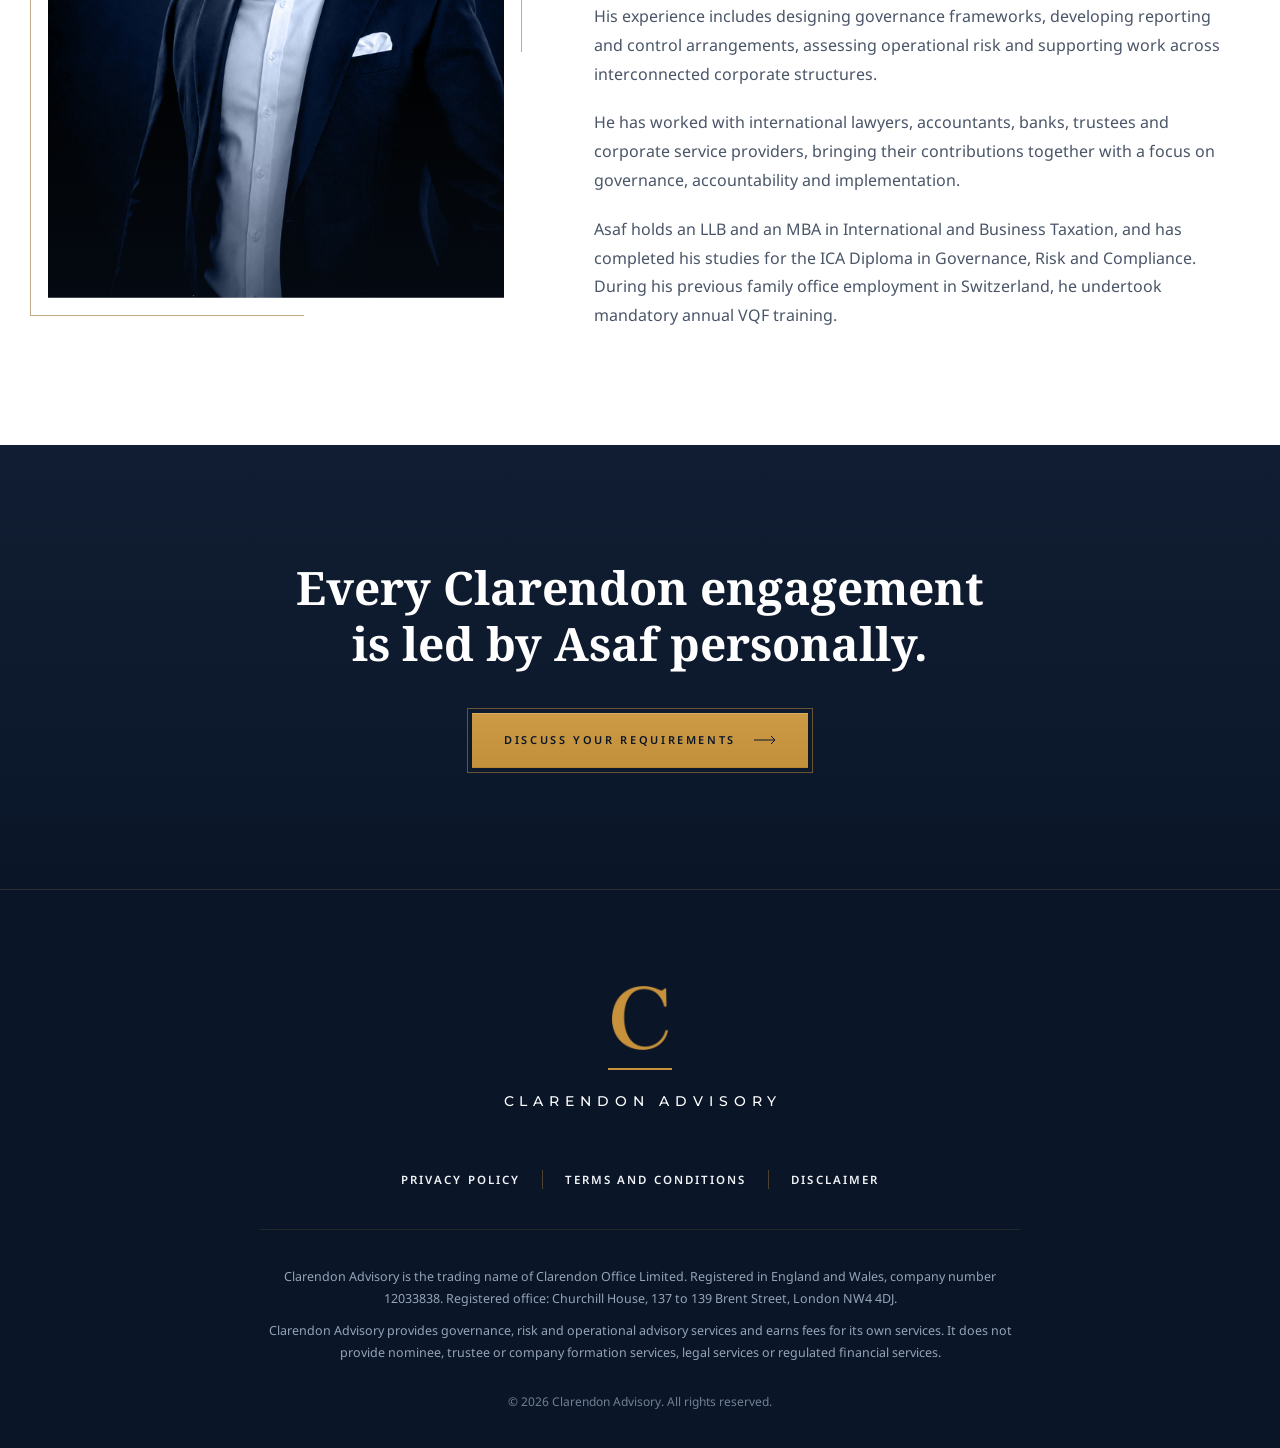
<file: about/index.html>
<!DOCTYPE html>
<html lang="en-GB">
<head>
<meta charset="utf-8">
<meta name="viewport" content="width=device-width, initial-scale=1">
<title>About | Clarendon Advisory</title>
<meta name="description" content="Clarendon Advisory was set up to meet a need we saw again and again: senior involvement that connects corporate governance, commercial judgement and the practical work of putting decisions into effect.">
<meta name="robots" content="noindex, nofollow">
<meta name="theme-color" content="#0a1628">
<link rel="icon" type="image/png" href="../assets/img/favicon.png">
<link rel="preconnect" href="https://fonts.googleapis.com">
<link rel="preconnect" href="https://fonts.gstatic.com" crossorigin>
<link rel="stylesheet" href="https://fonts.googleapis.com/css2?family=Montserrat:wght@400;500&family=Noto+Sans:wght@400;500;600&family=Noto+Serif:ital,wght@0,400;0,700;1,400;1,700&display=swap">
<link rel="preload" as="image" href="../assets/img/city-street-st-pauls.jpg">
<link rel="stylesheet" href="../assets/css/style.css?v=1.14.4">
<script>if(!matchMedia('(prefers-reduced-motion: reduce)').matches&&'IntersectionObserver'in window){document.documentElement.classList.add('motion');setTimeout(function(){document.documentElement.classList.add('motion-failsafe')},4000)}</script>
<script src="../assets/js/main.js?v=1.14.4" defer></script>
</head>
<body class="page-about">

<svg width="0" height="0" style="position:absolute" aria-hidden="true">
  <defs>
    <pattern id="cubes" width="62.354" height="108" patternUnits="userSpaceOnUse"><path d="M31.18 0.00L62.35 18.00L62.35 54.00L31.18 72.00L0.00 54.00L0.00 18.00Z M0.00 18.00L31.18 36.00L62.35 18.00 M31.18 36.00L31.18 72.00 M62.35 54.00L93.53 72.00L93.53 108.00L62.35 126.00L31.18 108.00L31.18 72.00Z M31.18 72.00L62.35 90.00L93.53 72.00 M62.35 90.00L62.35 126.00 M0.00 54.00L31.18 72.00L31.18 108.00L0.00 126.00L-31.18 108.00L-31.18 72.00Z M-31.18 72.00L0.00 90.00L31.18 72.00 M0.00 90.00L0.00 126.00 M31.18 108.00L62.35 126.00L62.35 162.00L31.18 180.00L0.00 162.00L0.00 126.00Z M0.00 126.00L31.18 144.00L62.35 126.00 M31.18 144.00L31.18 180.00 M62.35 -54.00L93.53 -36.00L93.53 0.00L62.35 18.00L31.18 0.00L31.18 -36.00Z M31.18 -36.00L62.35 -18.00L93.53 -36.00 M62.35 -18.00L62.35 18.00 M0.00 -54.00L31.18 -36.00L31.18 0.00L0.00 18.00L-31.18 0.00L-31.18 -36.00Z M-31.18 -36.00L0.00 -18.00L31.18 -36.00 M0.00 -18.00L0.00 18.00" fill="none" stroke="#c8923c" stroke-width="1"/></pattern>
    <symbol id="arrow" viewBox="0 0 22 10"><path d="M0 5h21M17 1l4 4-4 4" fill="none" stroke="currentColor" stroke-width="1"/></symbol>
  </defs>
</svg>

<header class="site-header" data-header>
  <div class="site-header__inner">
    <a class="wordmark" href="../"><img class="wordmark__mark" src="../assets/img/c-mark.png" alt="" width="32" height="36"><span class="wordmark__text">Clarendon Advisory</span></a>
    <button class="menu-toggle" type="button" aria-label="Menu" aria-expanded="false" aria-controls="site-nav" data-menu-toggle><span></span><span></span><span></span></button>
    <nav class="site-nav" id="site-nav" data-nav>
      <div class="nav-item nav-item--sub">
        <a href="../#services" class="nav-item__link">Services <svg class="nav-item__caret" width="9" height="6" viewBox="0 0 9 6" aria-hidden="true"><path d="M1 1l3.5 3.5L8 1" fill="none" stroke="currentColor" stroke-width="1.2"/></svg></a>
        <div class="subnav">
          <a href="../services/governance-and-structure-reviews/">Corporate Governance and Structure Reviews</a>
          <a href="../services/board-and-director-support/">Board and Director Governance Support</a>
          <a href="../services/family-office-governance/">Family Office Governance and Operational Risk</a>
          <a href="../services/change-and-implementation/">Corporate Change and Implementation</a>
          <a href="../services/support-during-disputes/">Governance Support Alongside Disputes and Legal Proceedings</a>
        </div>
      </div>
      <a href="./">About</a>
      <a class="site-nav__cta" href="../contact/">Contact</a>
    </nav>
  </div>
</header>

<main class="page-about">

<section id="top" class="hero svc-hero">
  <img class="hero__img" src="../assets/img/city-street-st-pauls.jpg" alt="" aria-hidden="true" style="object-position:50% 40%" data-hero-img>
  <div class="tint"></div>
  <div class="hero__shade"></div>
  <div class="hero__content wrap" data-hero-content>
    <div class="hero__text" data-reveal="1">
      <div class="eyebrow eyebrow--gold">About</div>
      <h1>Experience across governance, risk and implementation</h1>
    </div>
  </div>
</section>

<section class="section section--navy">
  <div class="wrap section__pad intro">
    <p class="intro__lead" data-reveal="1">Our role is to understand the wider situation, identify the gaps and connections, and help clients agree and carry through the right course of action.</p>
    <div class="intro__side" data-reveal="2">
      <p class="body body--17 body--dark">Clarendon Advisory was set up to meet a need we saw again and again: senior involvement that connects corporate governance, commercial judgement and the practical work of putting decisions into effect.</p>
    </div>
  </div>
</section>

<section id="founder" class="section section--white">
  <div class="wrap section__pad about-founder">
    <div class="founder__figure about-founder__figure" data-reveal="1">
      <div class="founder__corner founder__corner--tr" aria-hidden="true"></div>
      <div class="founder__corner founder__corner--bl" aria-hidden="true"></div>
      <div class="photo founder__photo" data-photo>
        <img src="../assets/img/asaf-almagor.jpg" alt="Asaf Almagor, Founder of Clarendon Advisory" loading="lazy">
        <div class="tint"></div>
        <div class="photo__fade photo__fade--soft"></div>
      </div>
    </div>
    <div class="about-founder__copy" data-reveal="2">
      <div class="eyebrow">Our founder</div>
      <h2 class="h2">Asaf Almagor</h2>
      <p class="about-founder__role">Founder · Governance, Risk and Operational Advisory</p>
      <span class="about-founder__rule" aria-hidden="true"></span>
      <p class="lead">Asaf has held senior governance, risk and operational roles in family office and international business environments, working directly with principals, directors and professional advisers.</p>
      <p class="body">His experience includes designing governance frameworks, developing reporting and control arrangements, assessing operational risk and supporting work across interconnected corporate structures.</p>
      <p class="body">He has worked with international lawyers, accountants, banks, trustees and corporate service providers, bringing their contributions together with a focus on governance, accountability and implementation.</p>
      <p class="body">Asaf holds an LLB and an MBA in International and Business Taxation, and has completed his studies for the ICA Diploma in Governance, Risk and Compliance. During his previous family office employment in Switzerland, he undertook mandatory annual VQF training.</p>
    </div>
  </div>
</section>


<section class="svc-receive about-close">
  <div class="wrap section__pad about-close__inner" data-reveal="1">
    <p class="about-close__line">Every Clarendon engagement is led by Asaf personally.</p>
    <div class="btn-pad"><a class="btn btn--primary" href="mailto:info@clarendonadvisory.com">Discuss your requirements <svg width="22" height="10" aria-hidden="true"><use href="#arrow"/></svg></a></div>
  </div>
</section>

</main>

<footer class="site-footer">
  <div class="wrap site-footer__inner">
    <a class="footer-mark" href="../" aria-label="Clarendon Advisory, back to top">
      <img class="footer-mark__c" src="../assets/img/c-mark.png" alt="" width="56" height="64" loading="lazy">
      <span class="footer-mark__rule" aria-hidden="true"></span>
      <span class="footer-mark__name">Clarendon Advisory</span>
    </a>
    <nav class="site-footer__nav" aria-label="Legal">
      <a href="../privacy-and-cookie-policy/">Privacy Policy</a>
      <a href="https://clarendonadvisory.com/terms">Terms and Conditions</a>
      <a href="https://clarendonadvisory.com/disclaimer">Disclaimer</a>
    </nav>
    <div class="site-footer__legal">
      <p>Clarendon Advisory is the trading name of Clarendon Office Limited. Registered in England and Wales, company number 12033838. Registered office: Churchill House, 137 to 139 Brent Street, London NW4 4DJ.</p>
      <p>Clarendon Advisory provides governance, risk and operational advisory services and earns fees for its own services. It does not provide nominee, trustee or company formation services, legal services or regulated financial services.</p>
    </div>
    <p class="site-footer__copy">© 2026 Clarendon Advisory. All rights reserved.</p>
  </div>
</footer>

</body>
</html>
</file>
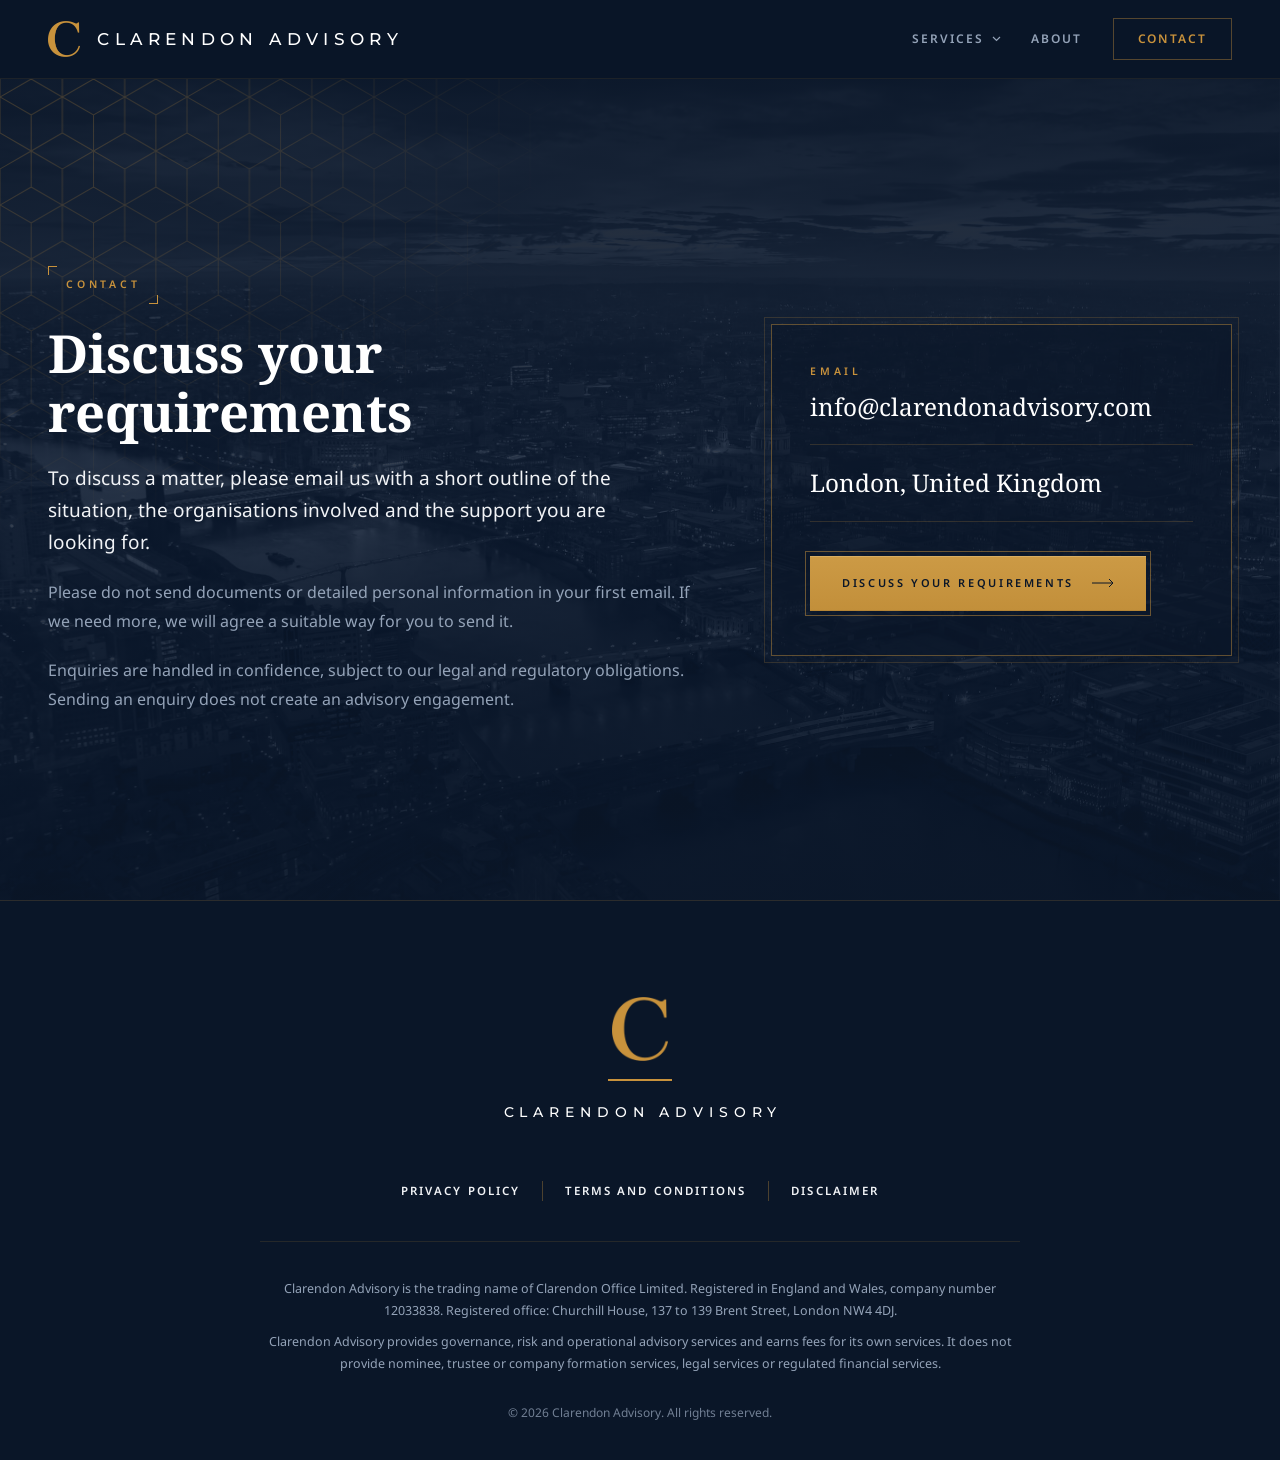
<file: contact/index.html>
<!DOCTYPE html>
<html lang="en-GB">
<head>
<meta charset="utf-8">
<meta name="viewport" content="width=device-width, initial-scale=1">
<title>Contact | Clarendon Advisory</title>
<meta name="description" content="To discuss a matter, please email us with a short outline of the situation, the organisations involved and the support you are looking for.">
<meta name="robots" content="noindex, nofollow">
<meta name="theme-color" content="#0a1628">
<link rel="icon" type="image/png" href="../assets/img/favicon.png">
<link rel="preconnect" href="https://fonts.googleapis.com">
<link rel="preconnect" href="https://fonts.gstatic.com" crossorigin>
<link rel="stylesheet" href="https://fonts.googleapis.com/css2?family=Montserrat:wght@400;500&family=Noto+Sans:wght@400;500;600&family=Noto+Serif:ital,wght@0,400;0,700;1,400;1,700&display=swap">
<link rel="preload" as="image" href="../assets/img/thames-st-pauls-dusk.jpg">
<link rel="stylesheet" href="../assets/css/style.css?v=1.14.4">
<script>if(!matchMedia('(prefers-reduced-motion: reduce)').matches&&'IntersectionObserver'in window){document.documentElement.classList.add('motion');setTimeout(function(){document.documentElement.classList.add('motion-failsafe')},4000)}</script>
<script src="../assets/js/main.js?v=1.14.4" defer></script>
</head>
<body class="page-contact">

<svg width="0" height="0" style="position:absolute" aria-hidden="true">
  <defs>
    <pattern id="cubes" width="62.354" height="108" patternUnits="userSpaceOnUse"><path d="M31.18 0.00L62.35 18.00L62.35 54.00L31.18 72.00L0.00 54.00L0.00 18.00Z M0.00 18.00L31.18 36.00L62.35 18.00 M31.18 36.00L31.18 72.00 M62.35 54.00L93.53 72.00L93.53 108.00L62.35 126.00L31.18 108.00L31.18 72.00Z M31.18 72.00L62.35 90.00L93.53 72.00 M62.35 90.00L62.35 126.00 M0.00 54.00L31.18 72.00L31.18 108.00L0.00 126.00L-31.18 108.00L-31.18 72.00Z M-31.18 72.00L0.00 90.00L31.18 72.00 M0.00 90.00L0.00 126.00 M31.18 108.00L62.35 126.00L62.35 162.00L31.18 180.00L0.00 162.00L0.00 126.00Z M0.00 126.00L31.18 144.00L62.35 126.00 M31.18 144.00L31.18 180.00 M62.35 -54.00L93.53 -36.00L93.53 0.00L62.35 18.00L31.18 0.00L31.18 -36.00Z M31.18 -36.00L62.35 -18.00L93.53 -36.00 M62.35 -18.00L62.35 18.00 M0.00 -54.00L31.18 -36.00L31.18 0.00L0.00 18.00L-31.18 0.00L-31.18 -36.00Z M-31.18 -36.00L0.00 -18.00L31.18 -36.00 M0.00 -18.00L0.00 18.00" fill="none" stroke="#c8923c" stroke-width="1"/></pattern>
    <symbol id="arrow" viewBox="0 0 22 10"><path d="M0 5h21M17 1l4 4-4 4" fill="none" stroke="currentColor" stroke-width="1"/></symbol>
  </defs>
</svg>

<header class="site-header" data-header>
  <div class="site-header__inner">
    <a class="wordmark" href="../"><img class="wordmark__mark" src="../assets/img/c-mark.png" alt="" width="32" height="36"><span class="wordmark__text">Clarendon Advisory</span></a>
    <button class="menu-toggle" type="button" aria-label="Menu" aria-expanded="false" aria-controls="site-nav" data-menu-toggle><span></span><span></span><span></span></button>
    <nav class="site-nav" id="site-nav" data-nav>
      <div class="nav-item nav-item--sub">
        <a href="../#services" class="nav-item__link">Services <svg class="nav-item__caret" width="9" height="6" viewBox="0 0 9 6" aria-hidden="true"><path d="M1 1l3.5 3.5L8 1" fill="none" stroke="currentColor" stroke-width="1.2"/></svg></a>
        <div class="subnav">
          <a href="../services/governance-and-structure-reviews/">Corporate Governance and Structure Reviews</a>
          <a href="../services/board-and-director-support/">Board and Director Governance Support</a>
          <a href="../services/family-office-governance/">Family Office Governance and Operational Risk</a>
          <a href="../services/change-and-implementation/">Corporate Change and Implementation</a>
          <a href="../services/support-during-disputes/">Governance Support Alongside Disputes and Legal Proceedings</a>
        </div>
      </div>
      <a href="../about/">About</a>
      <a class="site-nav__cta" href="./">Contact</a>
    </nav>
  </div>
</header>

<main class="page-contact">

<section class="contact contact-page">
  <img class="contact__img" src="../assets/img/thames-st-pauls-dusk.jpg" alt="" aria-hidden="true">
  <div class="tint"></div>
  <div class="contact__shade"></div>
  <svg class="cubes cubes--tl" aria-hidden="true" width="760" height="620"><rect width="100%" height="100%" fill="url(#cubes)"/></svg>
  <div class="wrap contact-page__inner">
    <div class="contact-page__copy" data-reveal="1">
      <div class="eyebrow eyebrow--gold">Contact</div>
      <h1 class="contact-page__title">Discuss your requirements</h1>
      <p class="contact-page__lead">To discuss a matter, please email us with a short outline of the situation, the organisations involved and the support you are looking for.</p>
      <p class="body body--dark">Please do not send documents or detailed personal information in your first email. If we need more, we will agree a suitable way for you to send it.</p>
      <p class="body body--dark">Enquiries are handled in confidence, subject to our legal and regulatory obligations. Sending an enquiry does not create an advisory engagement.</p>
    </div>
    <div class="contact-page__panel" data-reveal="2">
      <a class="contact-page__row" href="mailto:info@clarendonadvisory.com">
        <span class="contact__label">Email</span>
        <span class="contact-page__value">info@<wbr>clarendonadvisory.com</span>
      </a>
      <div class="contact-page__row">
        <span class="contact-page__value">London, United Kingdom</span>
      </div>
      <div class="btn-pad"><a class="btn btn--primary" href="mailto:info@clarendonadvisory.com">Discuss your requirements <svg width="22" height="10" aria-hidden="true"><use href="#arrow"/></svg></a></div>
    </div>
  </div>
</section>

</main>

<footer class="site-footer">
  <div class="wrap site-footer__inner">
    <a class="footer-mark" href="../" aria-label="Clarendon Advisory, back to top">
      <img class="footer-mark__c" src="../assets/img/c-mark.png" alt="" width="56" height="64" loading="lazy">
      <span class="footer-mark__rule" aria-hidden="true"></span>
      <span class="footer-mark__name">Clarendon Advisory</span>
    </a>
    <nav class="site-footer__nav" aria-label="Legal">
      <a href="../privacy-and-cookie-policy/">Privacy Policy</a>
      <a href="https://clarendonadvisory.com/terms">Terms and Conditions</a>
      <a href="https://clarendonadvisory.com/disclaimer">Disclaimer</a>
    </nav>
    <div class="site-footer__legal">
      <p>Clarendon Advisory is the trading name of Clarendon Office Limited. Registered in England and Wales, company number 12033838. Registered office: Churchill House, 137 to 139 Brent Street, London NW4 4DJ.</p>
      <p>Clarendon Advisory provides governance, risk and operational advisory services and earns fees for its own services. It does not provide nominee, trustee or company formation services, legal services or regulated financial services.</p>
    </div>
    <p class="site-footer__copy">© 2026 Clarendon Advisory. All rights reserved.</p>
  </div>
</footer>

</body>
</html>
</file>
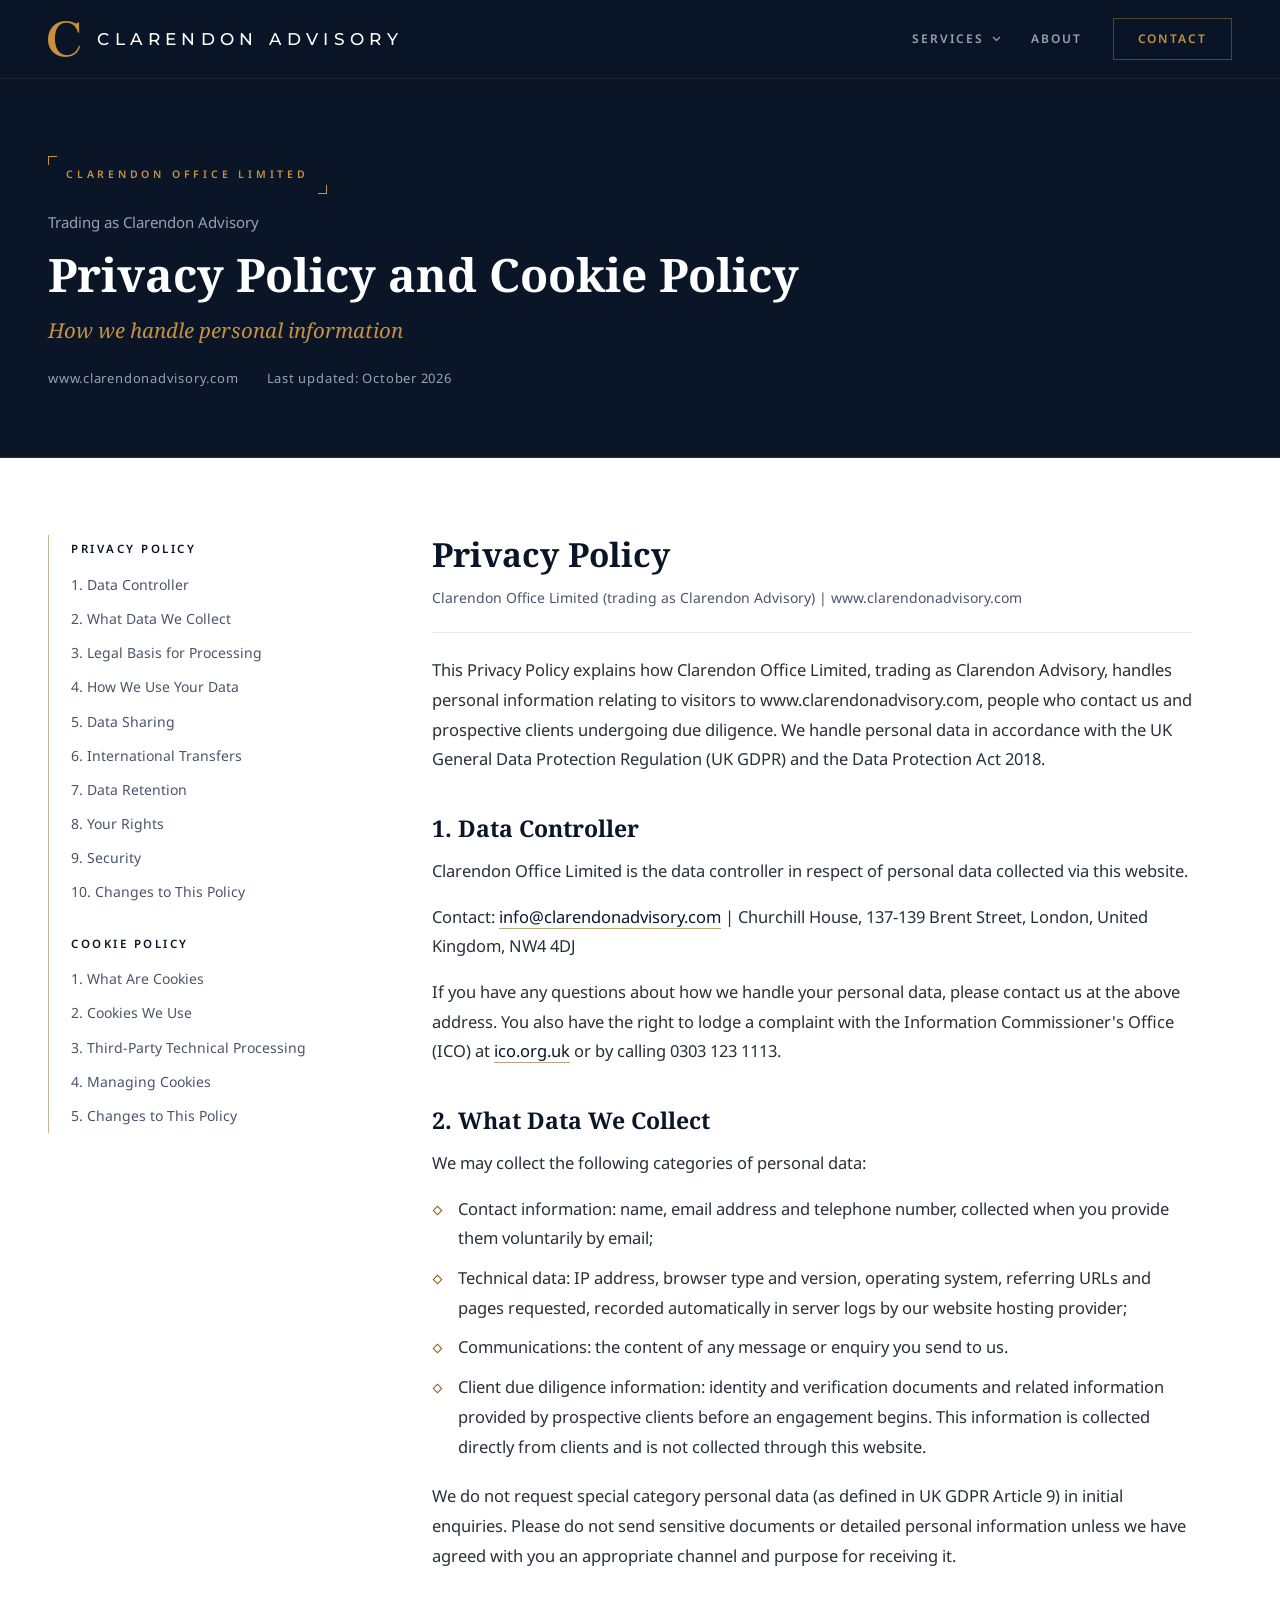
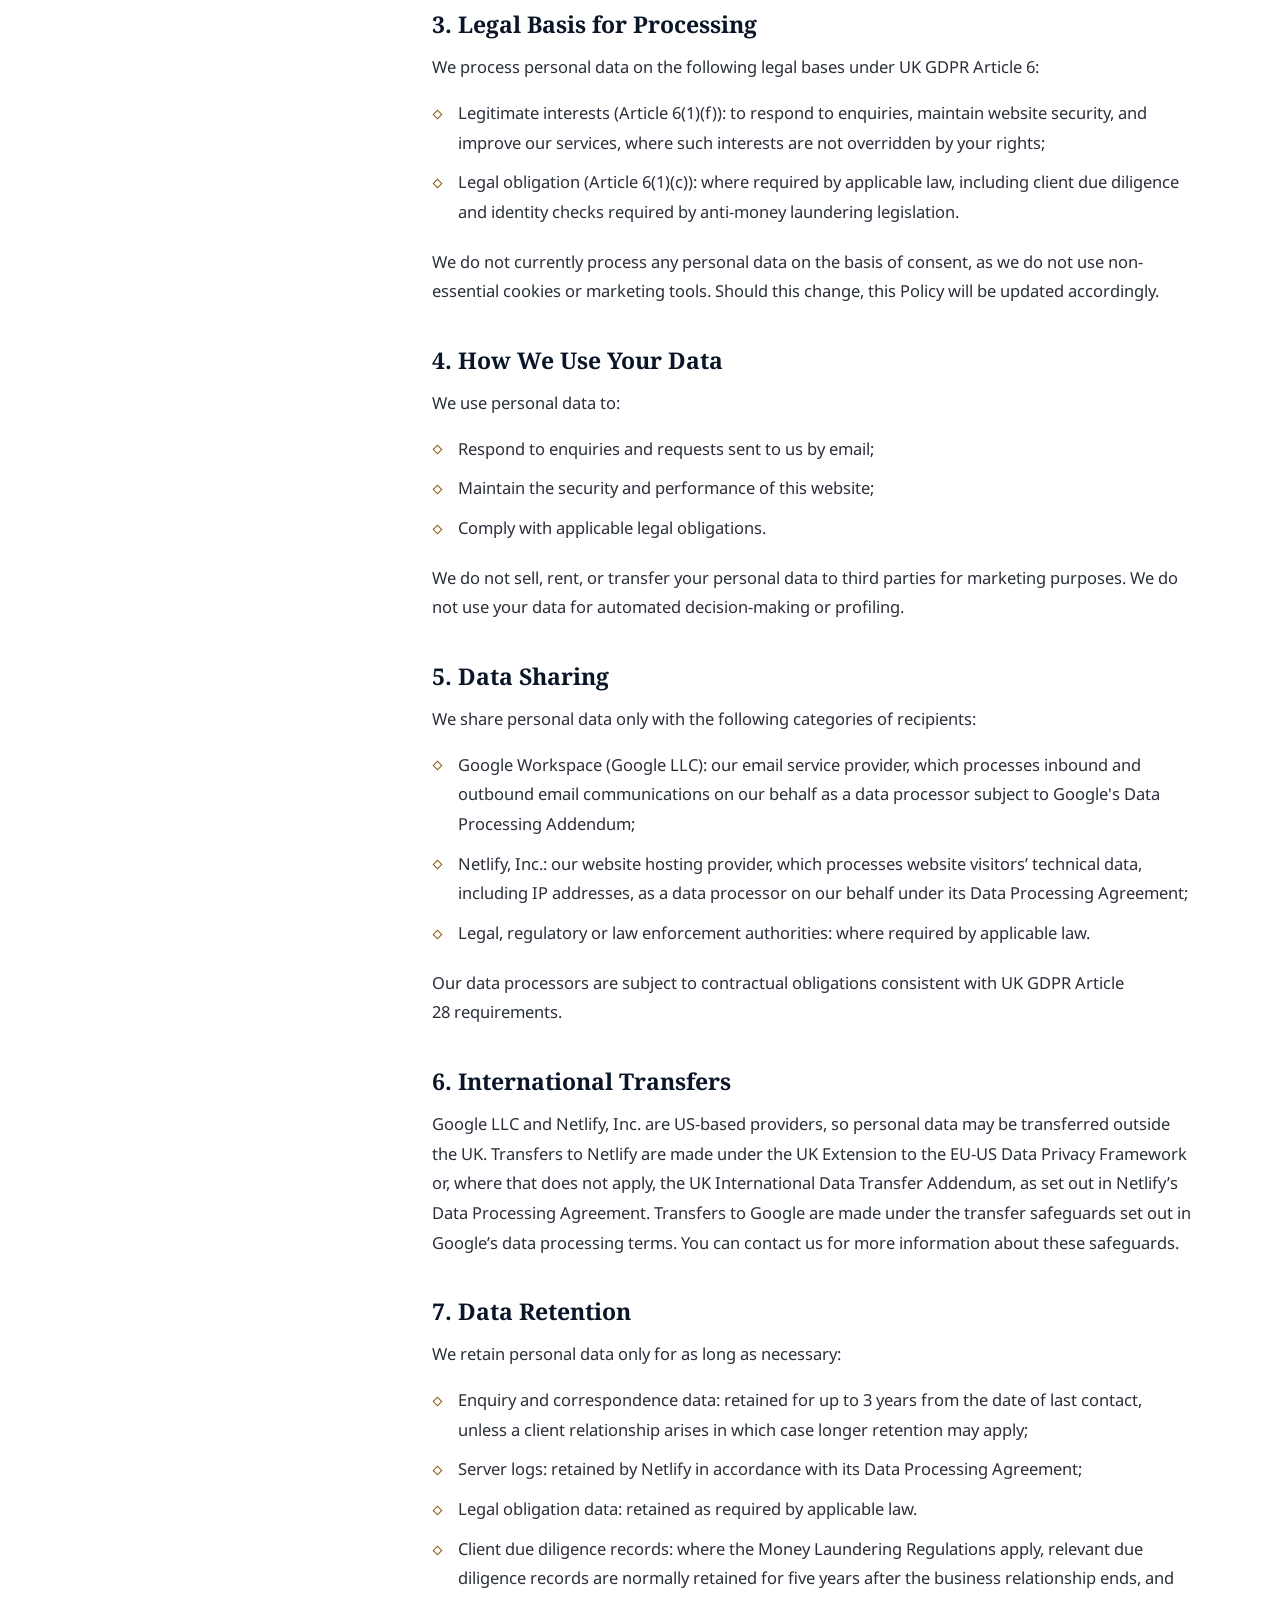
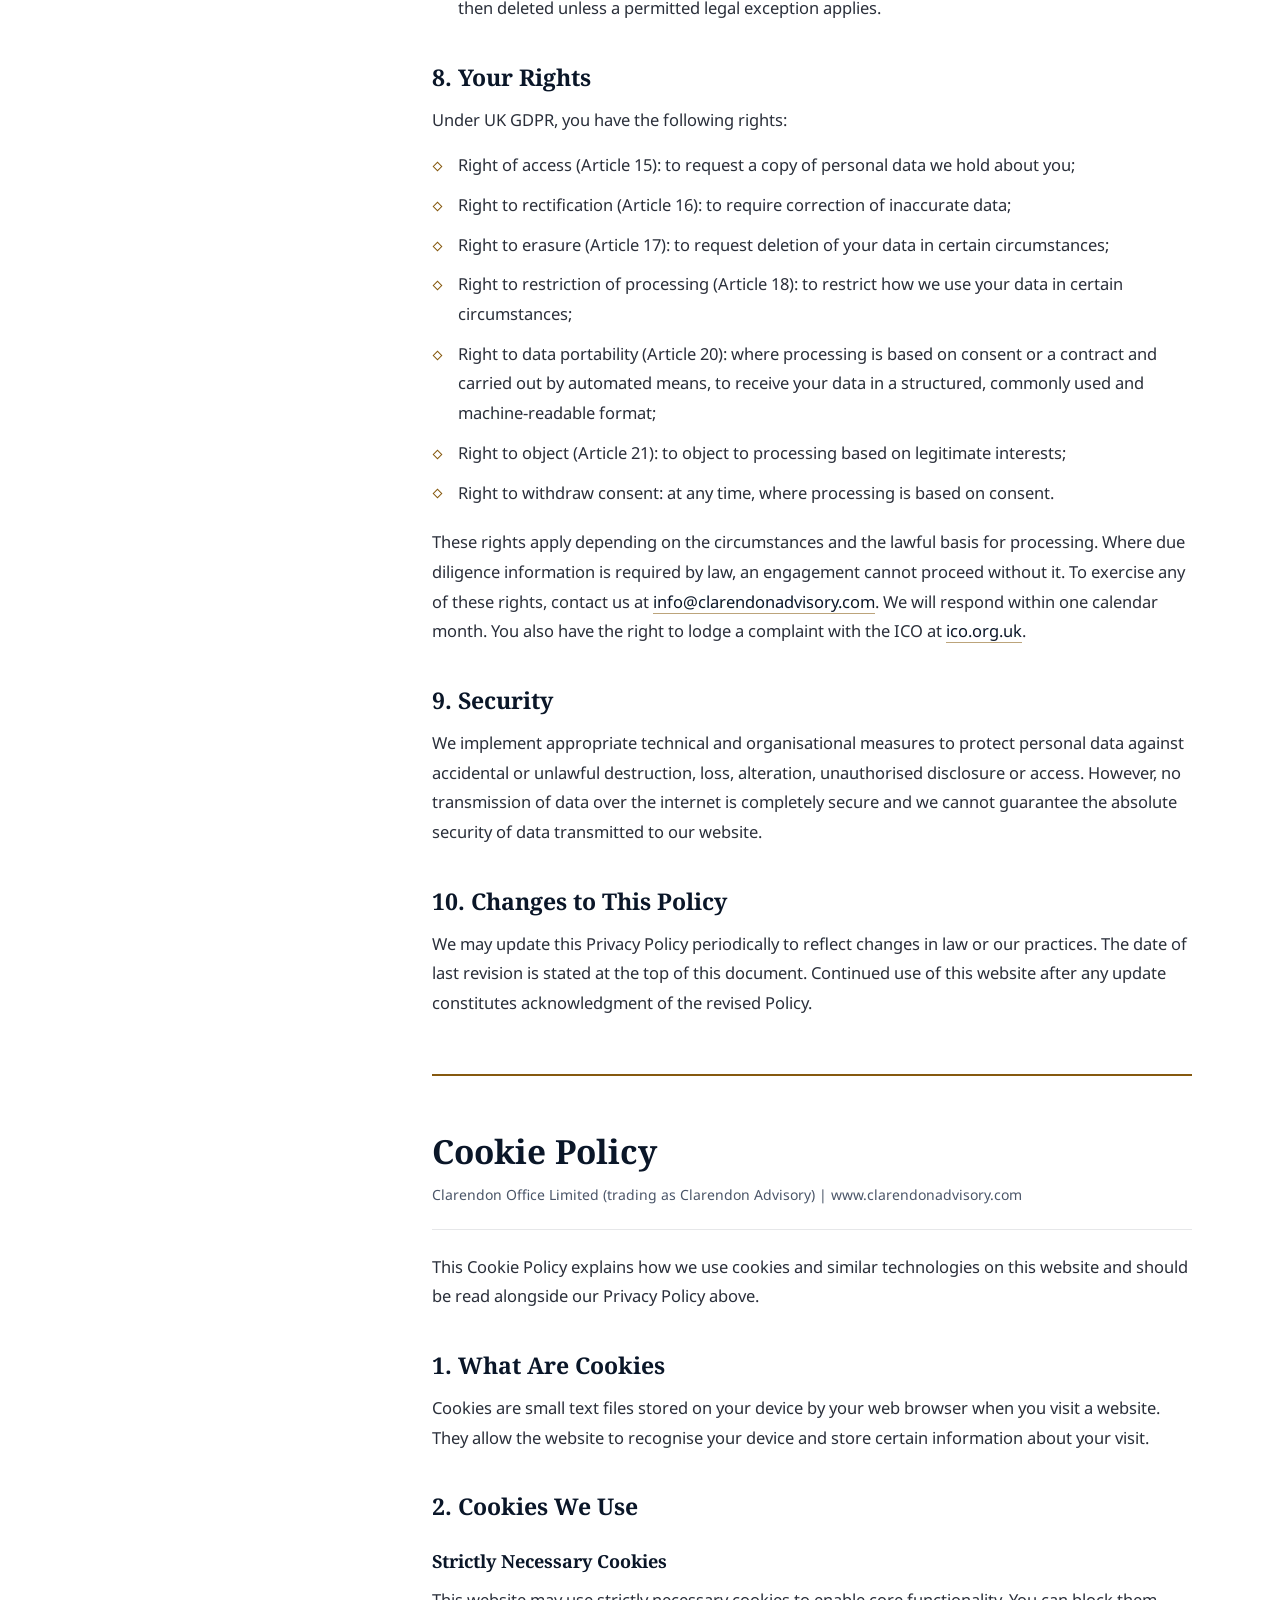
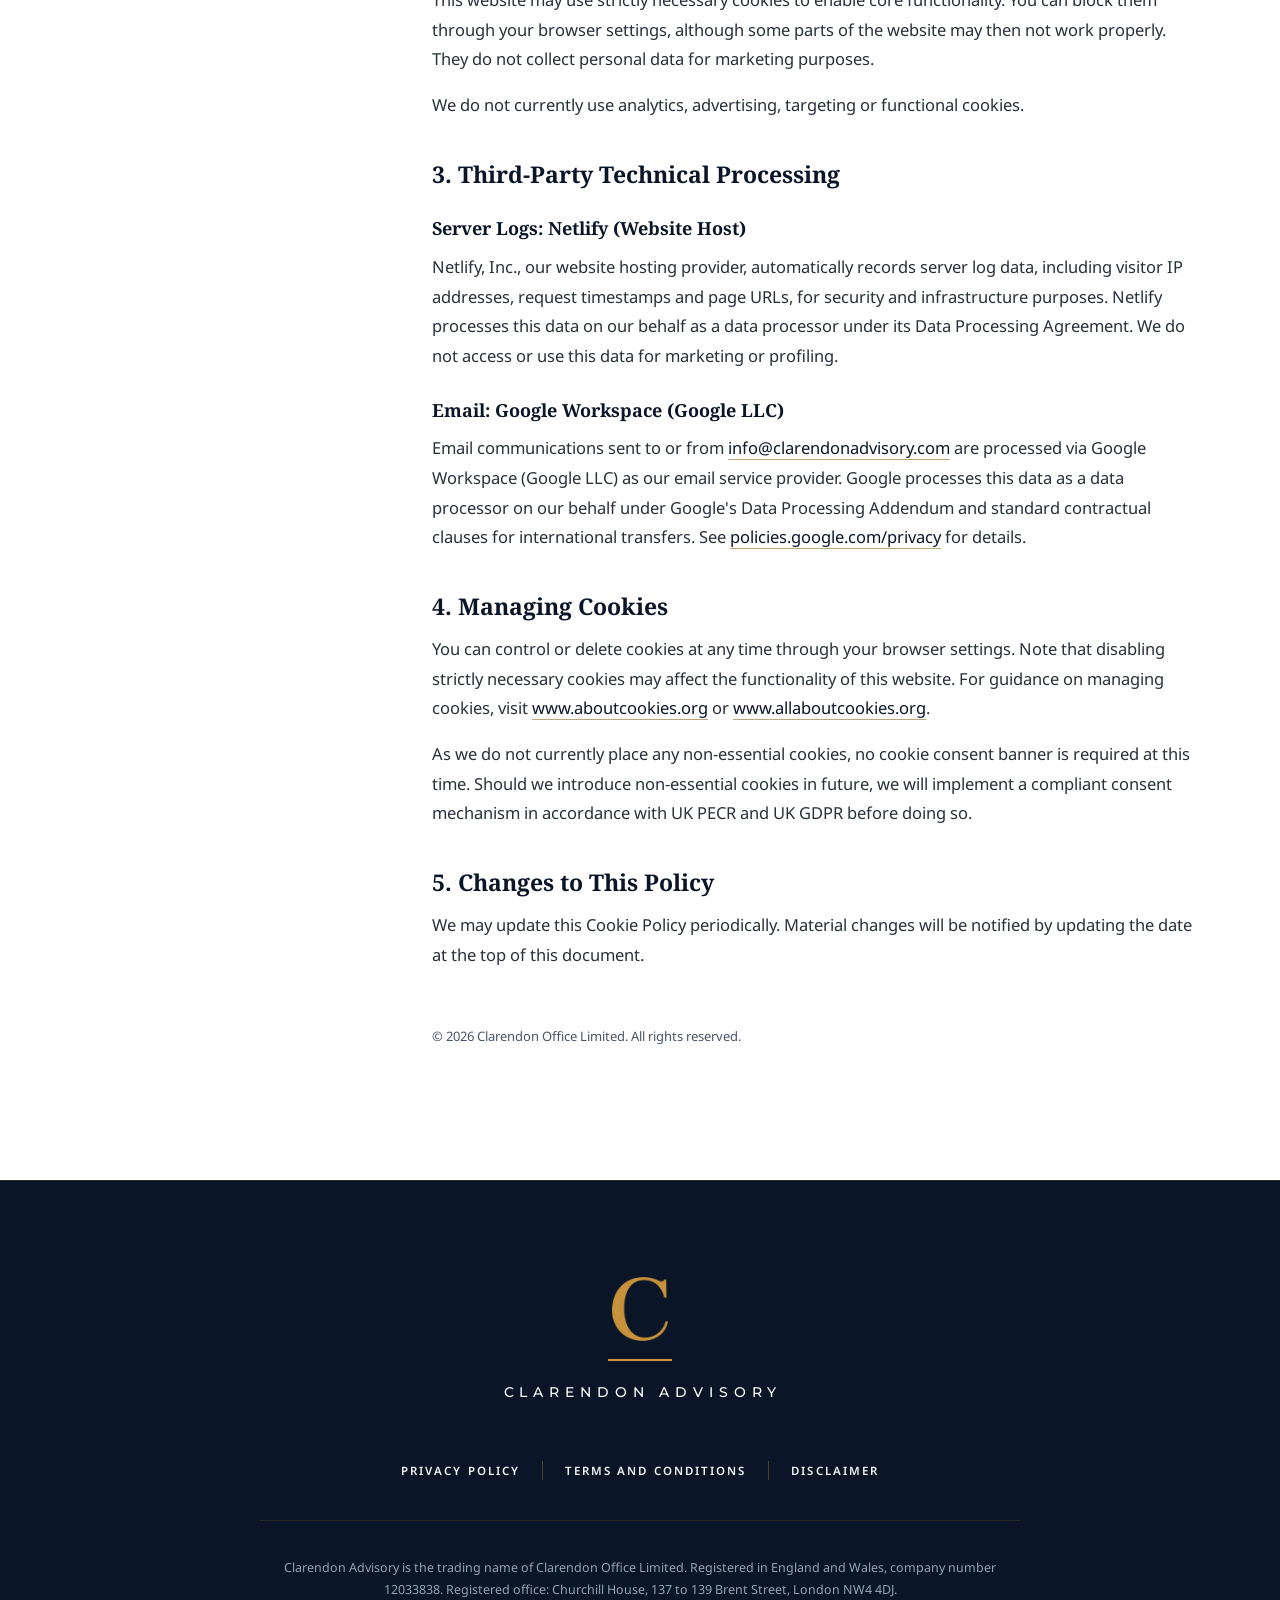
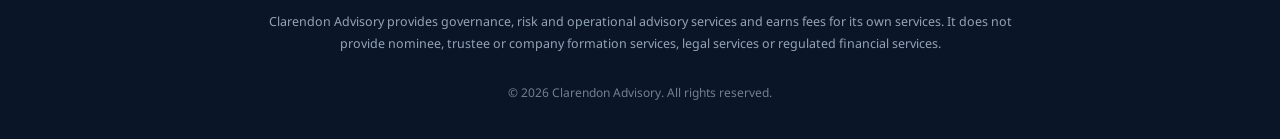
<file: privacy-and-cookie-policy/index.html>
<!DOCTYPE html>
<html lang="en-GB">
<head>
<meta charset="utf-8">
<meta name="viewport" content="width=device-width, initial-scale=1">
<title>Privacy and Cookie Policy | Clarendon Advisory</title>
<meta name="description" content="How Clarendon Office Limited, trading as Clarendon Advisory, handles personal information, and how this website uses cookies.">
<meta name="robots" content="noindex, nofollow">
<meta name="theme-color" content="#0a1628">
<link rel="icon" type="image/png" href="../assets/img/favicon.png">
<link rel="preconnect" href="https://fonts.googleapis.com">
<link rel="preconnect" href="https://fonts.gstatic.com" crossorigin>
<link rel="stylesheet" href="https://fonts.googleapis.com/css2?family=Montserrat:wght@400;500&family=Noto+Sans:wght@400;500;600&family=Noto+Serif:ital,wght@0,400;0,700;1,400;1,700&display=swap">
<link rel="stylesheet" href="../assets/css/style.css?v=1.14.4">
<script>if(!matchMedia('(prefers-reduced-motion: reduce)').matches&&'IntersectionObserver'in window){document.documentElement.classList.add('motion');setTimeout(function(){document.documentElement.classList.add('motion-failsafe')},4000)}</script>
<script src="../assets/js/main.js?v=1.14.4" defer></script>
</head>
<body class="page-legal">

<svg width="0" height="0" style="position:absolute" aria-hidden="true">
  <defs>
    <pattern id="cubes" width="62.354" height="108" patternUnits="userSpaceOnUse"><path d="M31.18 0.00L62.35 18.00L62.35 54.00L31.18 72.00L0.00 54.00L0.00 18.00Z M0.00 18.00L31.18 36.00L62.35 18.00 M31.18 36.00L31.18 72.00 M62.35 54.00L93.53 72.00L93.53 108.00L62.35 126.00L31.18 108.00L31.18 72.00Z M31.18 72.00L62.35 90.00L93.53 72.00 M62.35 90.00L62.35 126.00 M0.00 54.00L31.18 72.00L31.18 108.00L0.00 126.00L-31.18 108.00L-31.18 72.00Z M-31.18 72.00L0.00 90.00L31.18 72.00 M0.00 90.00L0.00 126.00 M31.18 108.00L62.35 126.00L62.35 162.00L31.18 180.00L0.00 162.00L0.00 126.00Z M0.00 126.00L31.18 144.00L62.35 126.00 M31.18 144.00L31.18 180.00 M62.35 -54.00L93.53 -36.00L93.53 0.00L62.35 18.00L31.18 0.00L31.18 -36.00Z M31.18 -36.00L62.35 -18.00L93.53 -36.00 M62.35 -18.00L62.35 18.00 M0.00 -54.00L31.18 -36.00L31.18 0.00L0.00 18.00L-31.18 0.00L-31.18 -36.00Z M-31.18 -36.00L0.00 -18.00L31.18 -36.00 M0.00 -18.00L0.00 18.00" fill="none" stroke="#c8923c" stroke-width="1"/></pattern>
    <symbol id="arrow" viewBox="0 0 22 10"><path d="M0 5h21M17 1l4 4-4 4" fill="none" stroke="currentColor" stroke-width="1"/></symbol>
  </defs>
</svg>

<header class="site-header" data-header>
  <div class="site-header__inner">
    <a class="wordmark" href="../"><img class="wordmark__mark" src="../assets/img/c-mark.png" alt="" width="32" height="36"><span class="wordmark__text">Clarendon Advisory</span></a>
    <button class="menu-toggle" type="button" aria-label="Menu" aria-expanded="false" aria-controls="site-nav" data-menu-toggle><span></span><span></span><span></span></button>
    <nav class="site-nav" id="site-nav" data-nav>
      <div class="nav-item nav-item--sub">
        <a href="../#services" class="nav-item__link">Services <svg class="nav-item__caret" width="9" height="6" viewBox="0 0 9 6" aria-hidden="true"><path d="M1 1l3.5 3.5L8 1" fill="none" stroke="currentColor" stroke-width="1.2"/></svg></a>
        <div class="subnav">
          <a href="../services/governance-and-structure-reviews/">Corporate Governance and Structure Reviews</a>
          <a href="../services/board-and-director-support/">Board and Director Governance Support</a>
          <a href="../services/family-office-governance/">Family Office Governance and Operational Risk</a>
          <a href="../services/change-and-implementation/">Corporate Change and Implementation</a>
          <a href="../services/support-during-disputes/">Governance Support Alongside Disputes and Legal Proceedings</a>
        </div>
      </div>
      <a href="../about/">About</a>
      <a class="site-nav__cta" href="../contact/">Contact</a>
    </nav>
  </div>
</header>

<main class="legal">
  <section class="legal-hero">
    <div class="wrap legal-hero__inner">
      <div class="eyebrow eyebrow--gold">CLARENDON OFFICE LIMITED</div>
      <p class="legal-hero__trading">Trading as Clarendon Advisory</p>
      <h1 class="legal-hero__title">Privacy Policy and Cookie Policy</h1>
      <p class="legal-hero__sub">How we handle personal information</p>
      <p class="legal-hero__meta"><span>www.clarendonadvisory.com</span><span>Last updated: October 2026</span></p>
      <nav class="legal-hero__jump" aria-label="On this page"><a href="#privacy-policy">Privacy Policy</a><a href="#cookie-policy">Cookie Policy</a></nav>
    </div>
  </section>
  <section class="legal-body">
    <div class="wrap legal-layout">
      <aside class="legal-toc" aria-label="On this page">
        <a class="legal-toc__title" href="#privacy-policy">Privacy Policy</a>
        <ol>
          <li><a href="#data-controller">1. Data Controller</a></li>
          <li><a href="#what-data-we-collect">2. What Data We Collect</a></li>
          <li><a href="#legal-basis-for-processing">3. Legal Basis for Processing</a></li>
          <li><a href="#how-we-use-your-data">4. How We Use Your Data</a></li>
          <li><a href="#data-sharing">5. Data Sharing</a></li>
          <li><a href="#international-transfers">6. International Transfers</a></li>
          <li><a href="#data-retention">7. Data Retention</a></li>
          <li><a href="#your-rights">8. Your Rights</a></li>
          <li><a href="#security">9. Security</a></li>
          <li><a href="#changes-to-this-policy">10. Changes to This Policy</a></li>
        </ol>
        <a class="legal-toc__title" href="#cookie-policy">Cookie Policy</a>
        <ol>
          <li><a href="#what-are-cookies">1. What Are Cookies</a></li>
          <li><a href="#cookies-we-use">2. Cookies We Use</a></li>
          <li><a href="#third-party-technical-processing">3. Third-Party Technical Processing</a></li>
          <li><a href="#managing-cookies">4. Managing Cookies</a></li>
          <li><a href="#changes-to-this-policy-1">5. Changes to This Policy</a></li>
        </ol>
      </aside>
      <article class="legal-doc">
<h2 id="privacy-policy">Privacy Policy</h2>
 <p>Clarendon Office Limited (trading as Clarendon Advisory) | www.clarendonadvisory.com</p>
 <p>This Privacy Policy explains how Clarendon Office Limited, trading as Clarendon Advisory, handles personal information relating to visitors to www.clarendonadvisory.com, people who contact us and prospective clients undergoing due diligence. We handle personal data in accordance with the UK General Data Protection Regulation (UK GDPR) and the Data Protection Act 2018.</p>
 <h3 id="data-controller">1. Data Controller</h3>
 <p>Clarendon Office Limited is the data controller in respect of personal data collected via this website.</p>
 <p>Contact: <a href="mailto:info@clarendonadvisory.com">info@clarendonadvisory.com</a> | Churchill House, 137-139 Brent Street, London, United Kingdom, NW4 4DJ</p>
 <p>If you have any questions about how we handle your personal data, please contact us at the above address. You also have the right to lodge a complaint with the Information Commissioner's Office (ICO) at <a href="https://ico.org.uk" rel="noopener">ico.org.uk</a> or by calling 0303 123 1113.</p>
 <h3 id="what-data-we-collect">2. What Data We Collect</h3>
 <p>We may collect the following categories of personal data:</p>
 <ul> <li>Contact information: name, email address and telephone number, collected when you provide them voluntarily by email;</li> <li>Technical data: IP address, browser type and version, operating system, referring URLs and pages requested, recorded automatically in server logs by our website hosting provider;</li> <li>Communications: the content of any message or enquiry you send to us.</li> <li>Client due diligence information: identity and verification documents and related information provided by prospective clients before an engagement begins. This information is collected directly from clients and is not collected through this website.</li> </ul>
 <p>We do not request special category personal data (as defined in UK GDPR Article 9) in initial enquiries. Please do not send sensitive documents or detailed personal information unless we have agreed with you an appropriate channel and purpose for receiving it.</p>
 <h3 id="legal-basis-for-processing">3. Legal Basis for Processing</h3>
 <p>We process personal data on the following legal bases under UK GDPR Article 6:</p>
 <ul> <li>Legitimate interests (Article 6(1)(f)): to respond to enquiries, maintain website security, and improve our services, where such interests are not overridden by your rights;</li> <li>Legal obligation (Article 6(1)(c)): where required by applicable law, including client due diligence and identity checks required by anti-money laundering legislation.</li> </ul>
 <p>We do not currently process any personal data on the basis of consent, as we do not use non-essential cookies or marketing tools. Should this change, this Policy will be updated accordingly.</p>
 <h3 id="how-we-use-your-data">4. How We Use Your Data</h3>
 <p>We use personal data to:</p>
 <ul> <li>Respond to enquiries and requests sent to us by email;</li> <li>Maintain the security and performance of this website;</li> <li>Comply with applicable legal obligations.</li> </ul>
 <p>We do not sell, rent, or transfer your personal data to third parties for marketing purposes. We do not use your data for automated decision-making or profiling.</p>
 <h3 id="data-sharing">5. Data Sharing</h3>
 <p>We share personal data only with the following categories of recipients:</p>
 <ul> <li>Google Workspace (Google LLC): our email service provider, which processes inbound and outbound email communications on our behalf as a data processor subject to Google's Data Processing Addendum;</li> <li>Netlify, Inc.: our website hosting provider, which processes website visitors’ technical data, including IP addresses, as a data processor on our behalf under its Data Processing Agreement;</li> <li>Legal, regulatory or law enforcement authorities: where required by applicable law.</li> </ul>
 <p>Our data processors are subject to contractual obligations consistent with UK GDPR Article 28 requirements.</p>
 <h3 id="international-transfers">6. International Transfers</h3>
 <p>Google LLC and Netlify, Inc. are US-based providers, so personal data may be transferred outside the UK. Transfers to Netlify are made under the UK Extension to the EU-US Data Privacy Framework or, where that does not apply, the UK International Data Transfer Addendum, as set out in Netlify’s Data Processing Agreement. Transfers to Google are made under the transfer safeguards set out in Google’s data processing terms. You can contact us for more information about these safeguards.</p>
 <h3 id="data-retention">7. Data Retention</h3>
 <p>We retain personal data only for as long as necessary:</p>
 <ul> <li>Enquiry and correspondence data: retained for up to 3 years from the date of last contact, unless a client relationship arises in which case longer retention may apply;</li> <li>Server logs: retained by Netlify in accordance with its Data Processing Agreement;</li> <li>Legal obligation data: retained as required by applicable law.</li> <li>Client due diligence records: where the Money Laundering Regulations apply, relevant due diligence records are normally retained for five years after the business relationship ends, and then deleted unless a permitted legal exception applies.</li> </ul>
 <h3 id="your-rights">8. Your Rights</h3>
 <p>Under UK GDPR, you have the following rights:</p>
 <ul> <li>Right of access (Article 15): to request a copy of personal data we hold about you;</li> <li>Right to rectification (Article 16): to require correction of inaccurate data;</li> <li>Right to erasure (Article 17): to request deletion of your data in certain circumstances;</li> <li>Right to restriction of processing (Article 18): to restrict how we use your data in certain circumstances;</li> <li>Right to data portability (Article 20): where processing is based on consent or a contract and carried out by automated means, to receive your data in a structured, commonly used and machine-readable format;</li> <li>Right to object (Article 21): to object to processing based on legitimate interests;</li> <li>Right to withdraw consent: at any time, where processing is based on consent.</li> </ul>
 <p>These rights apply depending on the circumstances and the lawful basis for processing. Where due diligence information is required by law, an engagement cannot proceed without it. To exercise any of these rights, contact us at <a href="mailto:info@clarendonadvisory.com">info@clarendonadvisory.com</a>. We will respond within one calendar month. You also have the right to lodge a complaint with the ICO at <a href="https://ico.org.uk" rel="noopener">ico.org.uk</a>.</p>
 <h3 id="security">9. Security</h3>
 <p>We implement appropriate technical and organisational measures to protect personal data against accidental or unlawful destruction, loss, alteration, unauthorised disclosure or access. However, no transmission of data over the internet is completely secure and we cannot guarantee the absolute security of data transmitted to our website.</p>
 <h3 id="changes-to-this-policy">10. Changes to This Policy</h3>
 <p>We may update this Privacy Policy periodically to reflect changes in law or our practices. The date of last revision is stated at the top of this document. Continued use of this website after any update constitutes acknowledgment of the revised Policy.</p>
 <h2 id="cookie-policy">Cookie Policy</h2>
 <p>Clarendon Office Limited (trading as Clarendon Advisory) | www.clarendonadvisory.com</p>
 <p>This Cookie Policy explains how we use cookies and similar technologies on this website and should be read alongside our Privacy Policy above.</p>
 <h3 id="what-are-cookies">1. What Are Cookies</h3>
 <p>Cookies are small text files stored on your device by your web browser when you visit a website. They allow the website to recognise your device and store certain information about your visit.</p>
 <h3 id="cookies-we-use">2. Cookies We Use</h3>
 <h4>Strictly Necessary Cookies</h4>
 <p>This website may use strictly necessary cookies to enable core functionality. You can block them through your browser settings, although some parts of the website may then not work properly. They do not collect personal data for marketing purposes.</p>
 <p>We do not currently use analytics, advertising, targeting or functional cookies.</p>
 <h3 id="third-party-technical-processing">3. Third-Party Technical Processing</h3>
 <h4>Server Logs: Netlify (Website Host)</h4>
 <p>Netlify, Inc., our website hosting provider, automatically records server log data, including visitor IP addresses, request timestamps and page URLs, for security and infrastructure purposes. Netlify processes this data on our behalf as a data processor under its Data Processing Agreement. We do not access or use this data for marketing or profiling.</p>
 <h4>Email: Google Workspace (Google LLC)</h4>
 <p>Email communications sent to or from <a href="mailto:info@clarendonadvisory.com">info@clarendonadvisory.com</a> are processed via Google Workspace (Google LLC) as our email service provider. Google processes this data as a data processor on our behalf under Google's Data Processing Addendum and standard contractual clauses for international transfers. See <a href="https://policies.google.com/privacy" rel="noopener">policies.google.com/privacy</a> for details.</p>
 <h3 id="managing-cookies">4. Managing Cookies</h3>
 <p>You can control or delete cookies at any time through your browser settings. Note that disabling strictly necessary cookies may affect the functionality of this website. For guidance on managing cookies, visit <a href="https://www.aboutcookies.org" rel="noopener">www.aboutcookies.org</a> or <a href="https://www.allaboutcookies.org" rel="noopener">www.allaboutcookies.org</a>.</p>
 <p>As we do not currently place any non-essential cookies, no cookie consent banner is required at this time. Should we introduce non-essential cookies in future, we will implement a compliant consent mechanism in accordance with UK PECR and UK GDPR before doing so.</p>
 <h3 id="changes-to-this-policy-1">5. Changes to This Policy</h3>
 <p>We may update this Cookie Policy periodically. Material changes will be notified by updating the date at the top of this document.</p>
 <p>© 2026 Clarendon Office Limited. All rights reserved.</p>
       </article>
    </div>
  </section>
</main>

<footer class="site-footer">
  <div class="wrap site-footer__inner">
    <a class="footer-mark" href="../" aria-label="Clarendon Advisory, back to top">
      <img class="footer-mark__c" src="../assets/img/c-mark.png" alt="" width="56" height="64" loading="lazy">
      <span class="footer-mark__rule" aria-hidden="true"></span>
      <span class="footer-mark__name">Clarendon Advisory</span>
    </a>
    <nav class="site-footer__nav" aria-label="Legal">
      <a href="./">Privacy Policy</a>
      <a href="https://clarendonadvisory.com/terms">Terms and Conditions</a>
      <a href="https://clarendonadvisory.com/disclaimer">Disclaimer</a>
    </nav>
    <div class="site-footer__legal">
      <p>Clarendon Advisory is the trading name of Clarendon Office Limited. Registered in England and Wales, company number 12033838. Registered office: Churchill House, 137 to 139 Brent Street, London NW4 4DJ.</p>
      <p>Clarendon Advisory provides governance, risk and operational advisory services and earns fees for its own services. It does not provide nominee, trustee or company formation services, legal services or regulated financial services.</p>
    </div>
    <p class="site-footer__copy">© 2026 Clarendon Advisory. All rights reserved.</p>
  </div>
</footer>

</body>
</html>
</file>
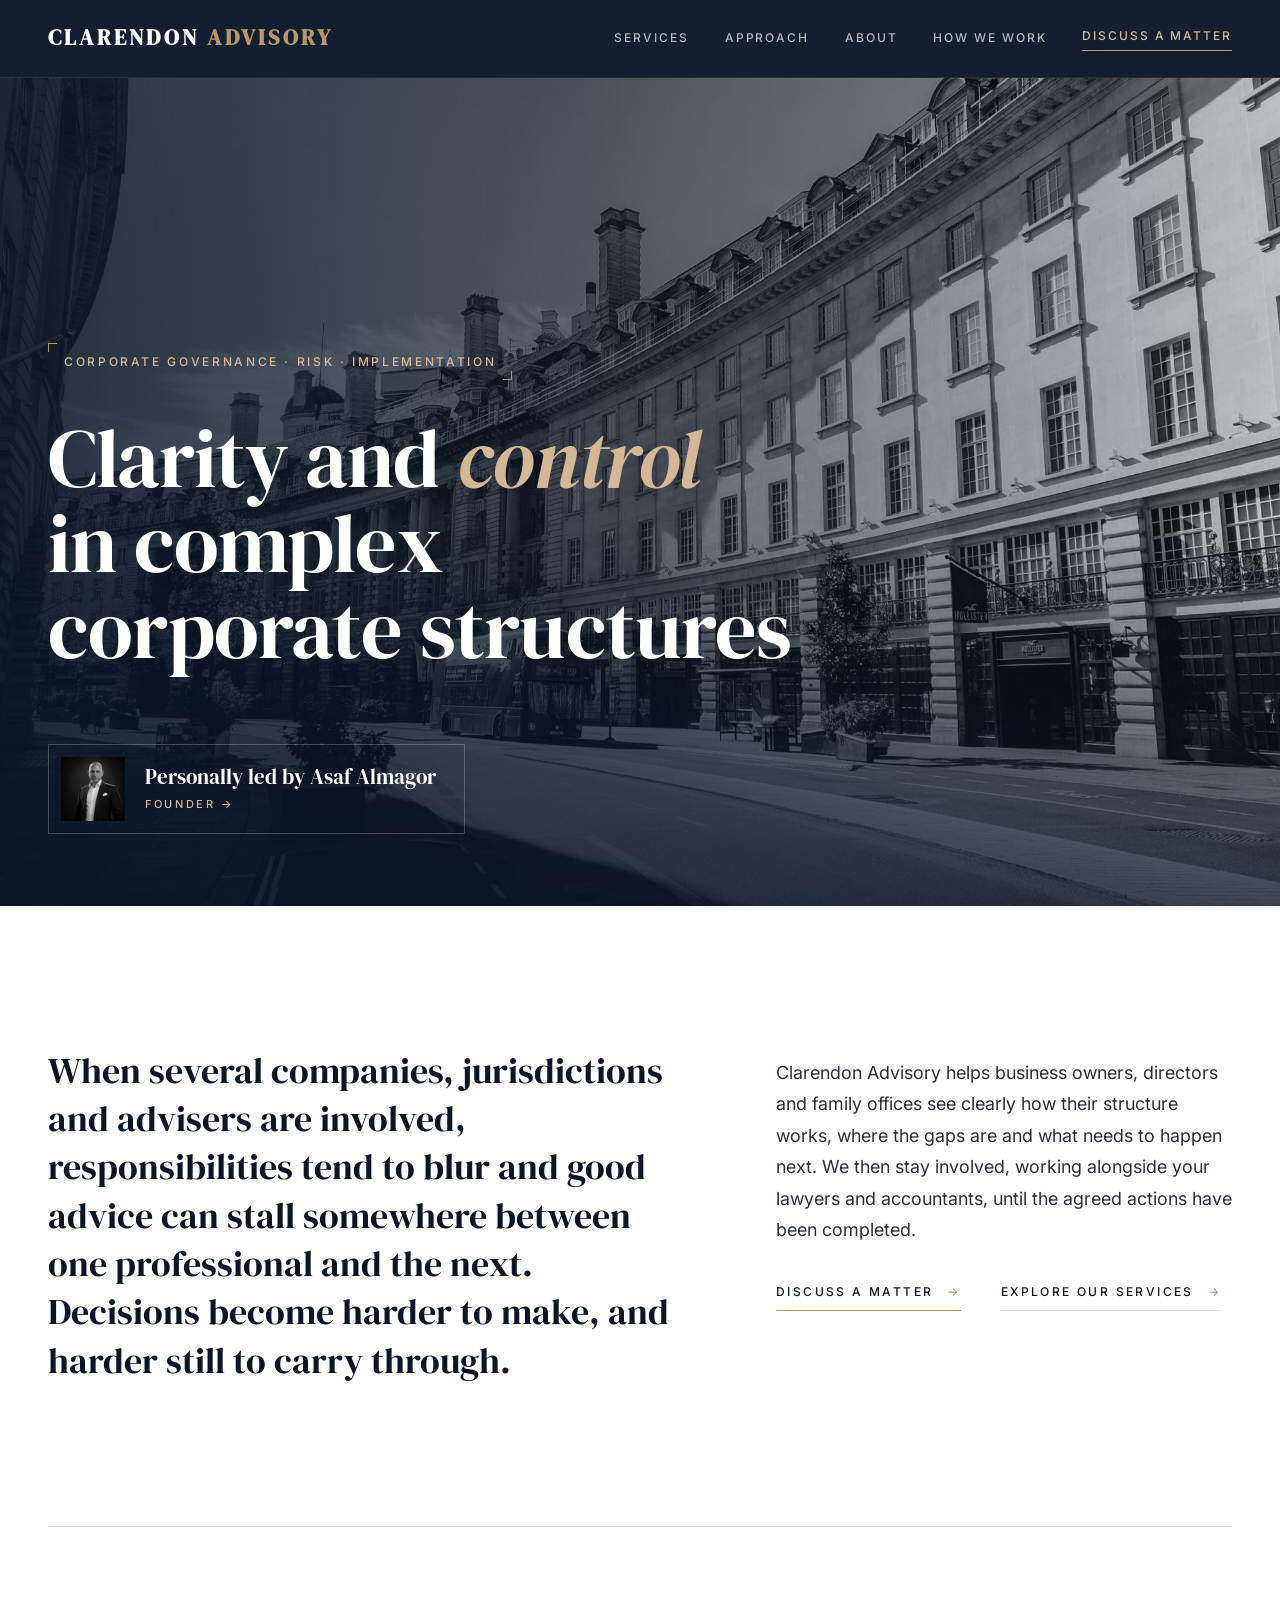
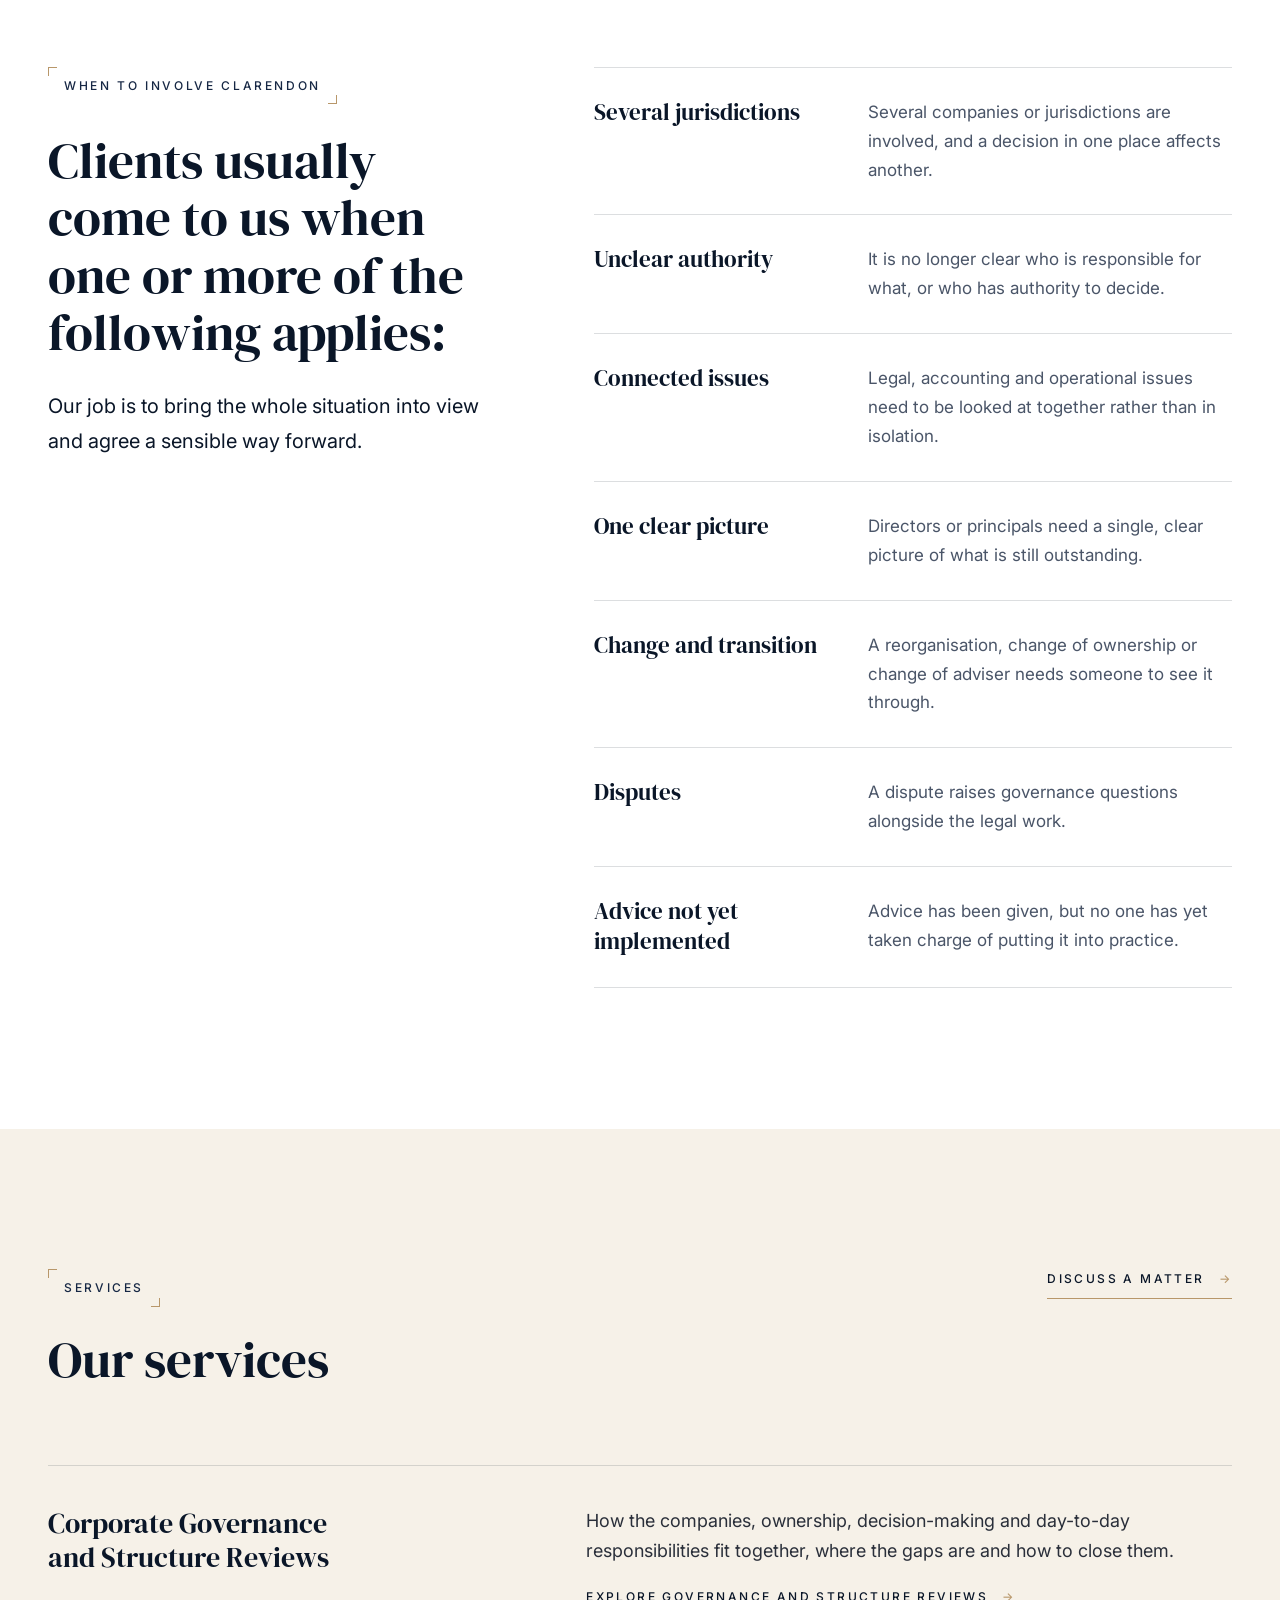
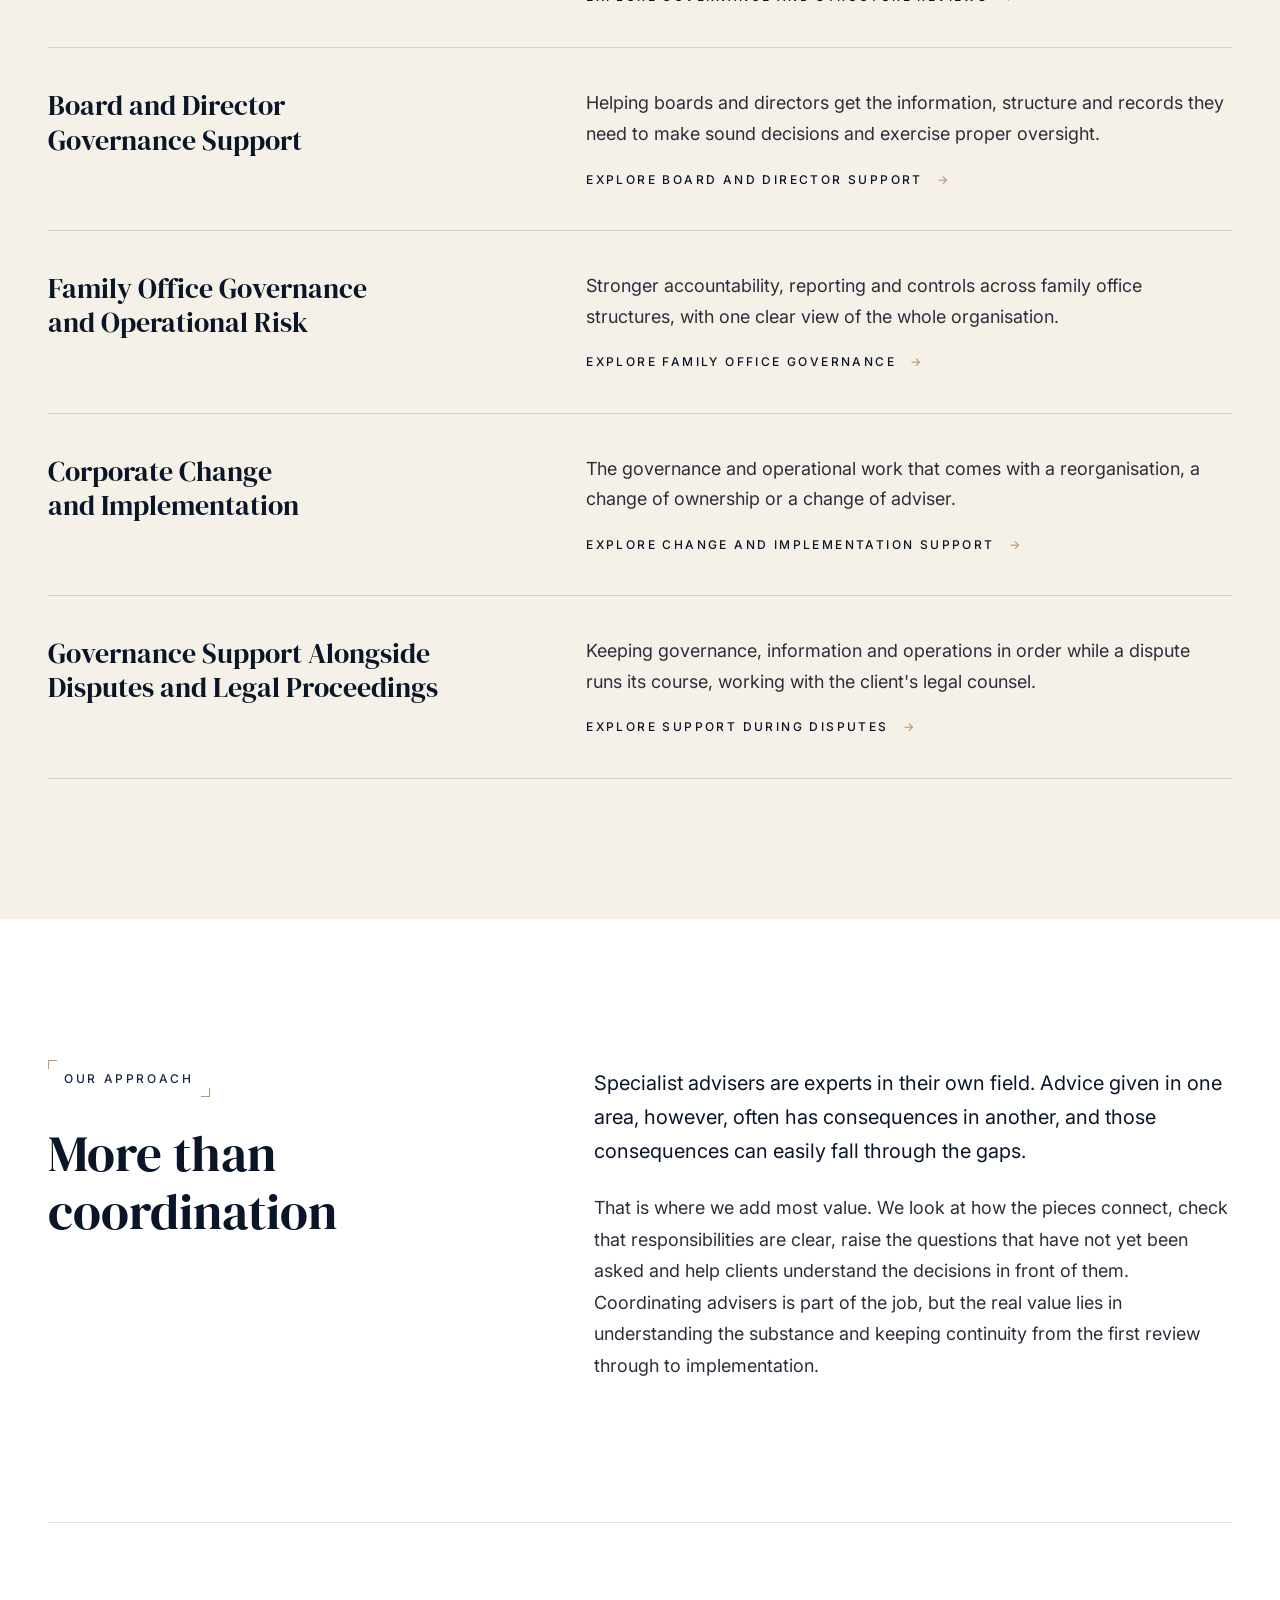
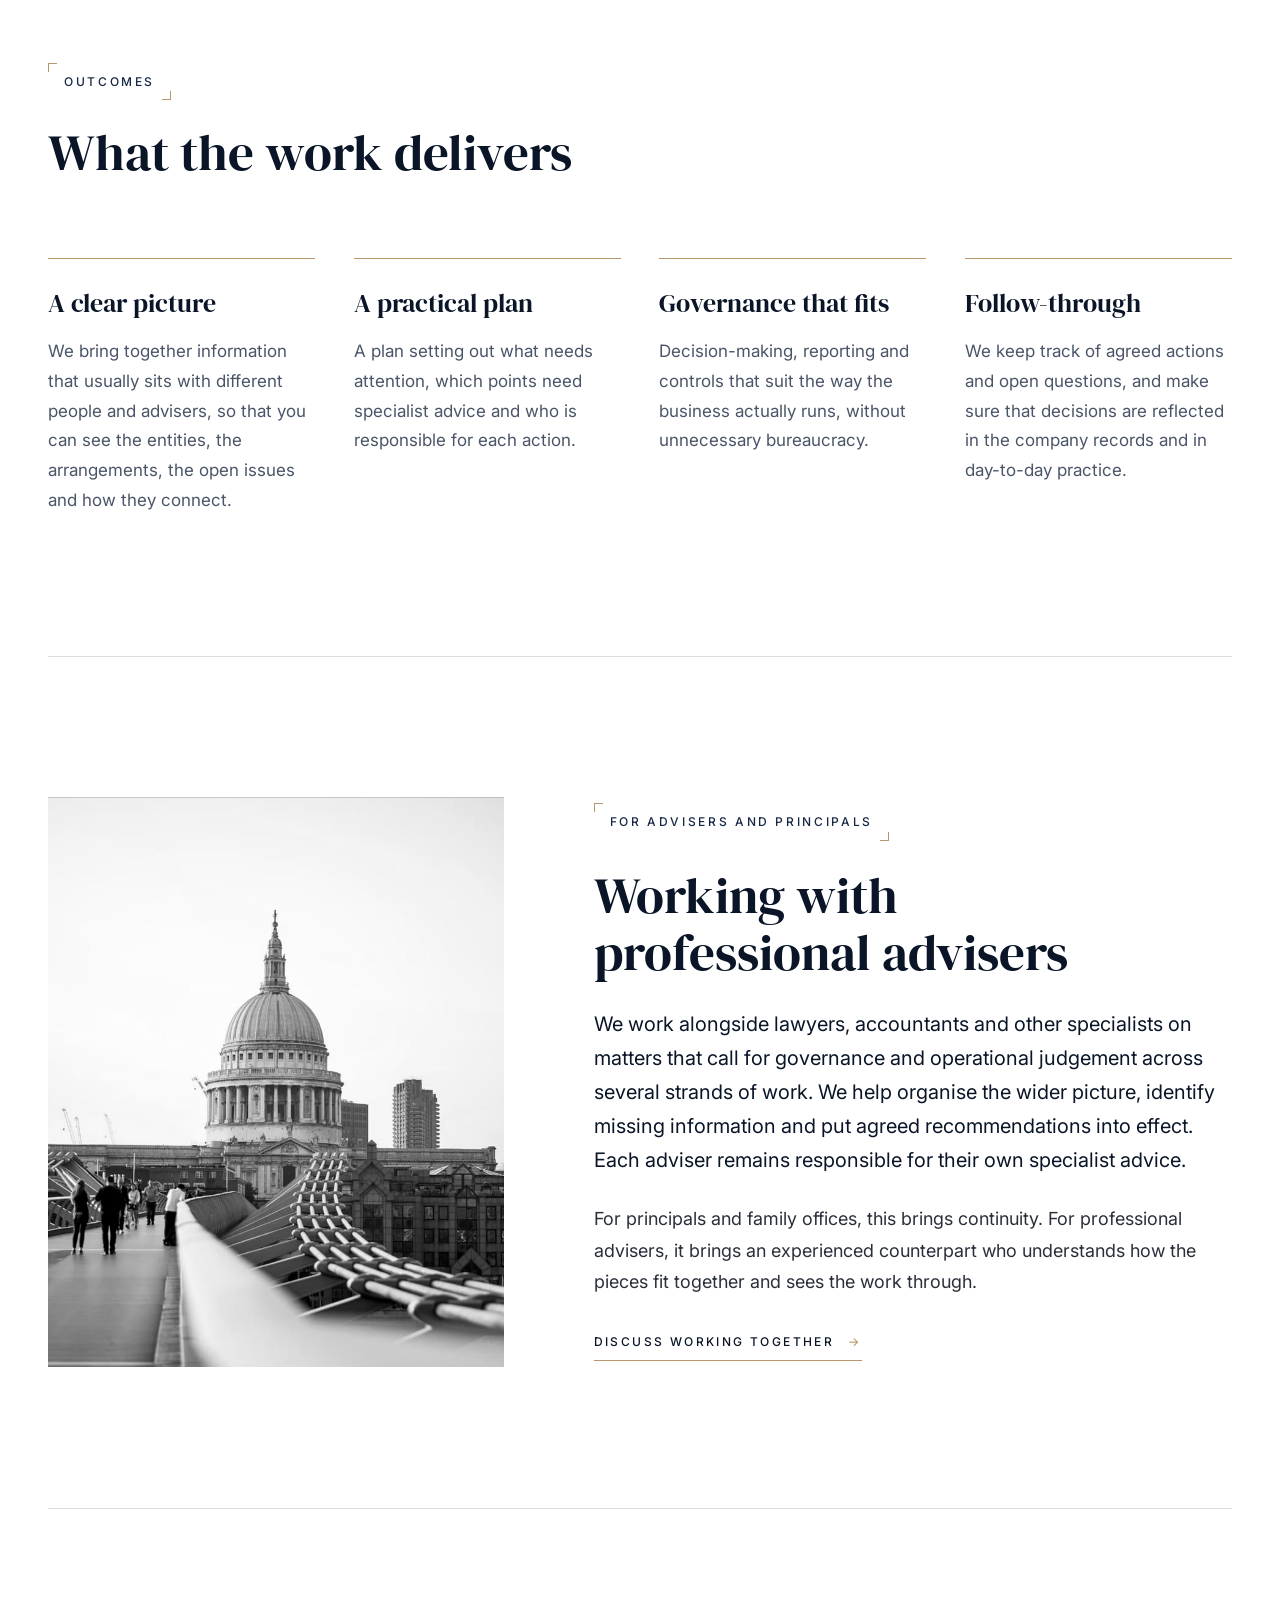
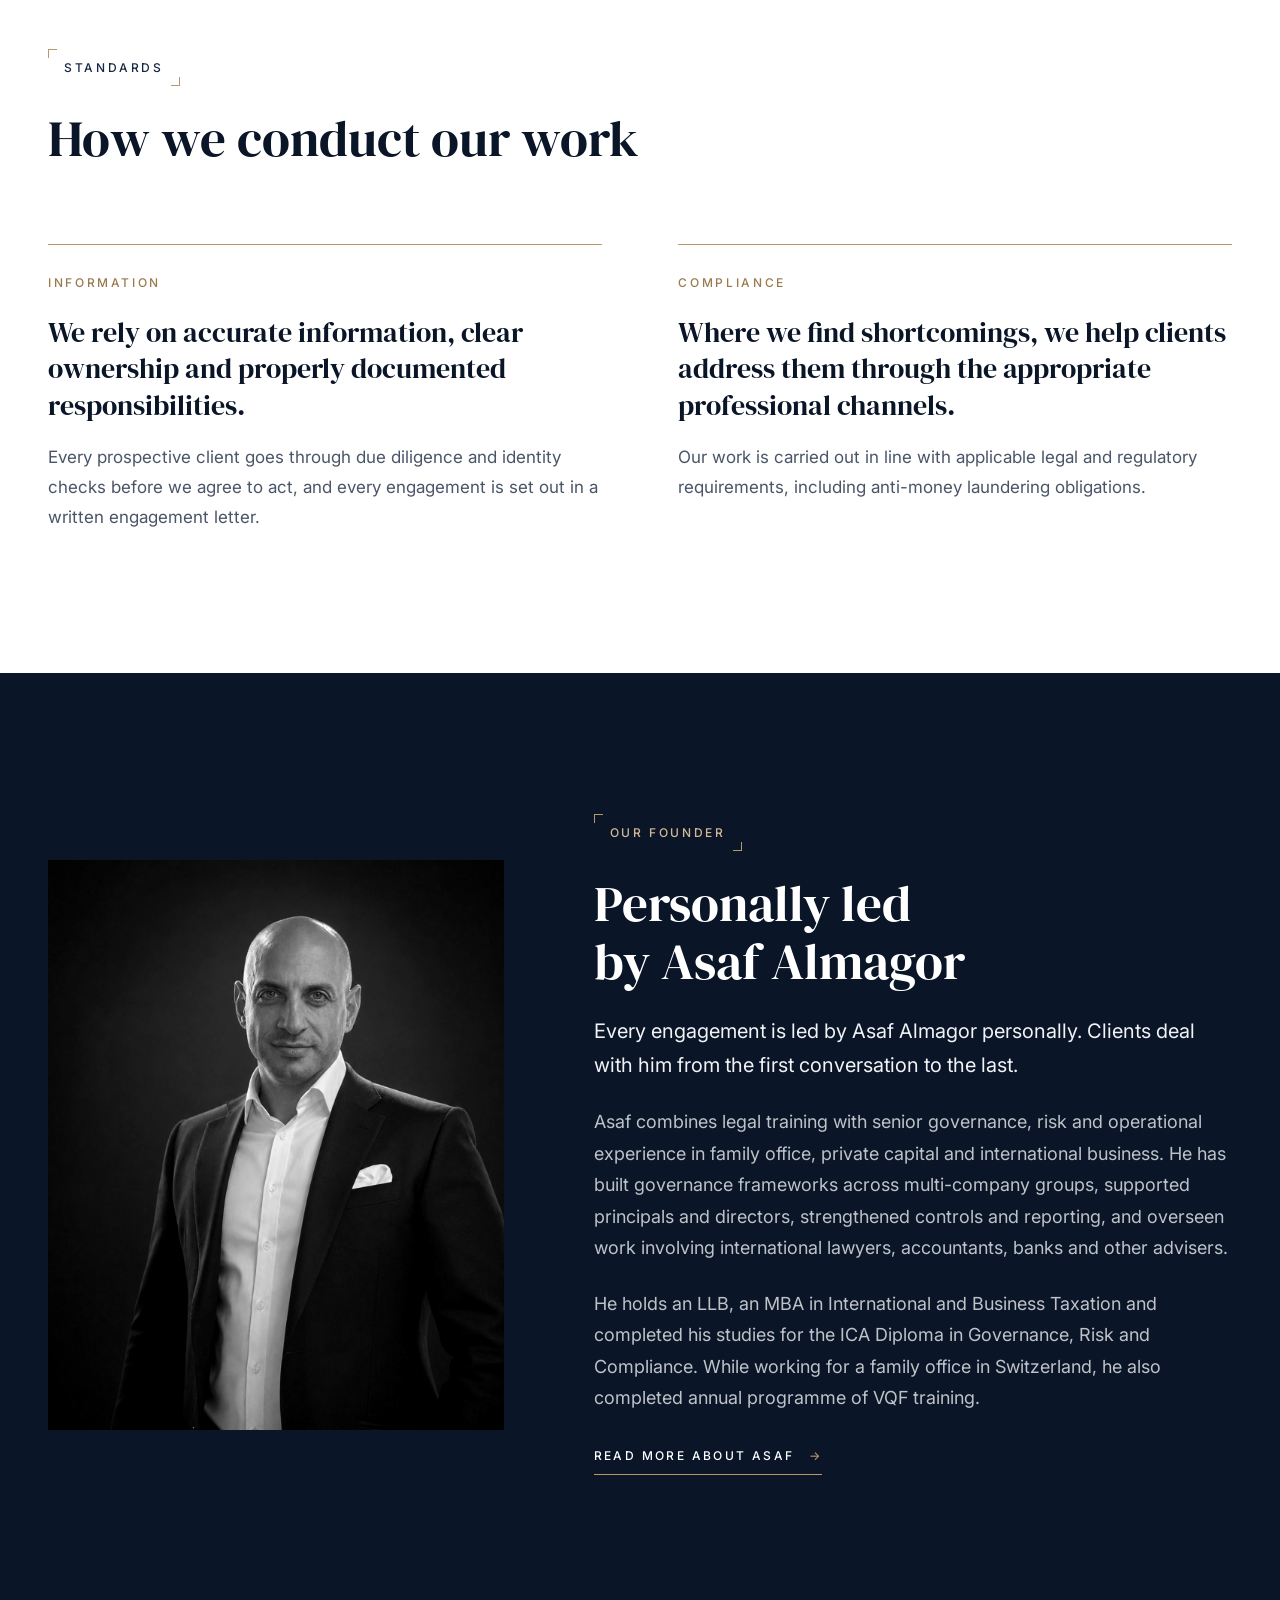
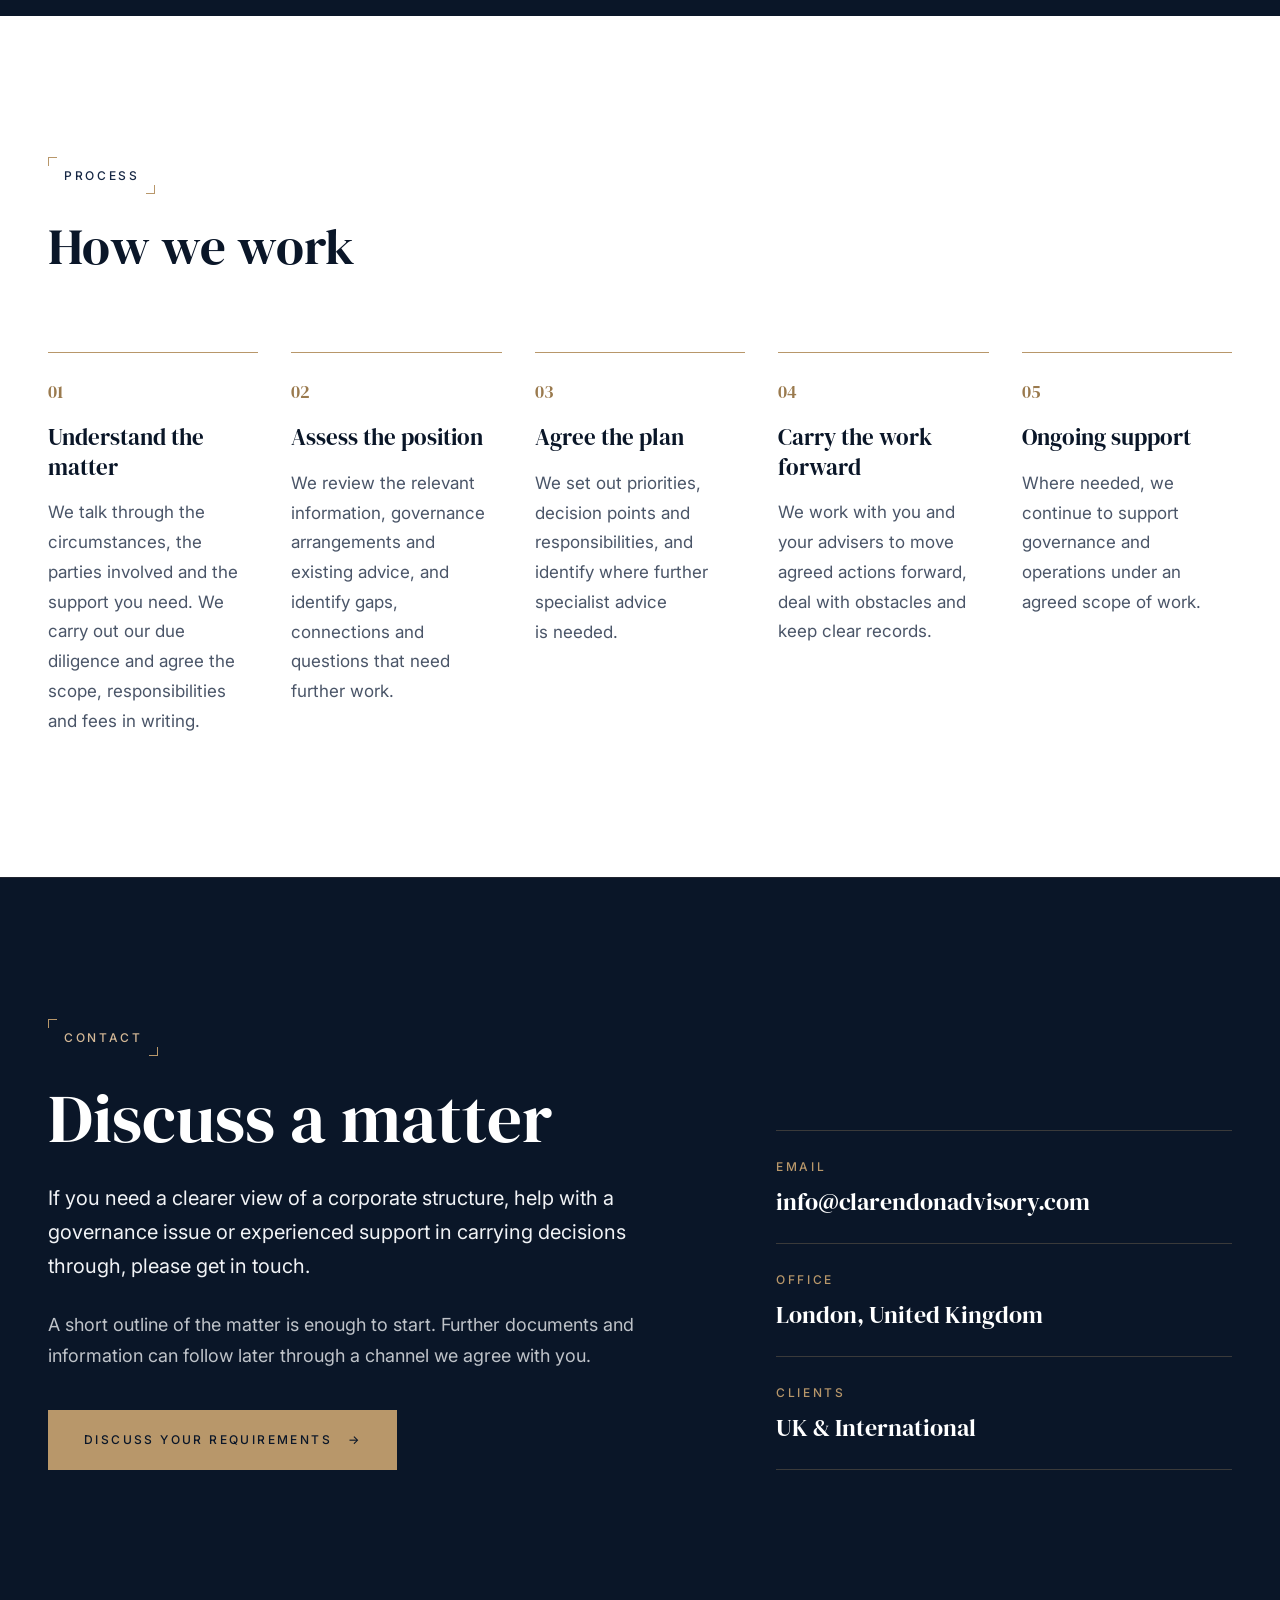
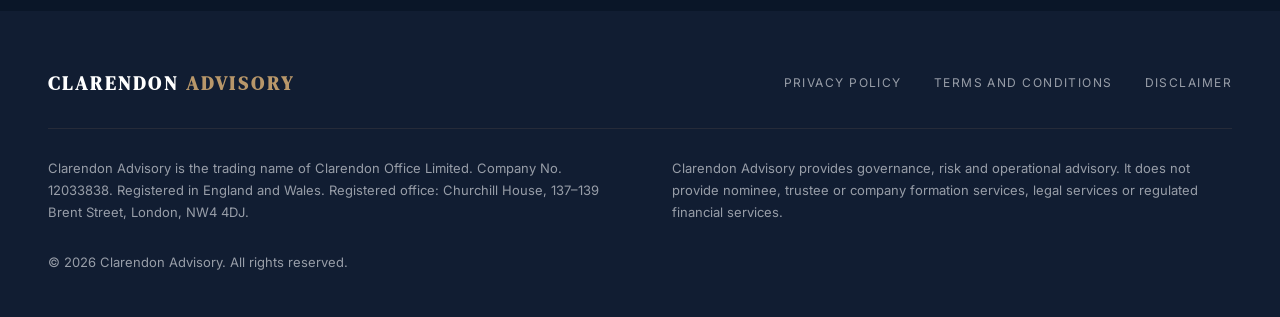
<file: refined/index.html>
<!DOCTYPE html>
<html lang="en-GB">
<head>
<meta charset="utf-8">
<meta name="viewport" content="width=device-width, initial-scale=1">
<title>Clarendon Advisory | Corporate Governance, Risk and Implementation</title>
<meta name="description" content="Clarendon Advisory helps business owners, directors and family offices see clearly how their structure works, where the gaps are and what needs to happen next.">
<meta name="robots" content="noindex, nofollow">
<meta name="theme-color" content="#0a1628">
<link rel="icon" href="data:image/svg+xml,%3Csvg xmlns='http://www.w3.org/2000/svg' viewBox='0 0 100 100'%3E%3Crect width='100' height='100' fill='%230a1628'/%3E%3Ctext x='50' y='64' text-anchor='middle' font-family='Georgia,serif' font-size='40' fill='%23b8976a'%3ECA%3C/text%3E%3C/svg%3E">
<link rel="preconnect" href="https://fonts.googleapis.com">
<link rel="preconnect" href="https://fonts.gstatic.com" crossorigin>
<link rel="stylesheet" href="https://fonts.googleapis.com/css2?family=DM+Serif+Display:ital@0;1&family=Inter:wght@300;400;500;600&display=swap">
<link rel="preload" as="image" href="../assets/img/regent-street.jpg">
<link rel="stylesheet" href="../assets/css/refined.css?v=1.0.0">
<script>if(!matchMedia('(prefers-reduced-motion: reduce)').matches&&'IntersectionObserver'in window){document.documentElement.classList.add('motion');setTimeout(function(){document.documentElement.classList.add('motion-failsafe')},4000)}</script>
<script src="../assets/js/main.js?v=1.0.1" defer></script>
</head>
<body>

<header class="site-header" data-header>
  <div class="site-header__inner">
    <a class="wordmark" href="#top">Clarendon <span>Advisory</span></a>
    <button class="menu-toggle" type="button" aria-label="Menu" aria-expanded="false" aria-controls="site-nav" data-menu-toggle><span></span><span></span><span></span></button>
    <nav class="site-nav" id="site-nav" data-nav>
      <a href="#services">Services</a>
      <a href="#approach">Approach</a>
      <a href="#founder">About</a>
      <a href="#process">How we work</a>
      <a class="site-nav__cta" href="#contact">Discuss a matter</a>
    </nav>
  </div>
</header>

<main>

<section id="top" class="hero">
  <img class="hero__img" src="../assets/img/regent-street.jpg" alt="The curved façade of Regent Street, London" data-hero-img>
  <div class="hero__shade"></div>
  <div class="hero__content wrap" data-hero-content>
    <div class="hero__text" data-reveal="1">
      <div class="label label--light">Corporate Governance · Risk · Implementation</div>
      <h1>Clarity and <em>control</em> in complex corporate structures</h1>
    </div>
    <a class="plaque" href="#founder" data-reveal="2">
      <img src="../assets/img/asaf-almagor.jpg" alt="Asaf Almagor" width="64" height="64">
      <span class="plaque__text">
        <span class="plaque__name">Personally led by Asaf Almagor</span>
        <span class="plaque__role">Founder →</span>
      </span>
    </a>
  </div>
</section>

<section id="intro" class="band band--white">
  <div class="wrap pad intro">
    <p class="intro__lead" data-reveal="1">When several companies, jurisdictions and advisers are involved, responsibilities tend to blur and good advice can stall somewhere between one professional and the next. Decisions become harder to make, and harder still to carry through.</p>
    <div class="intro__side" data-reveal="2">
      <p class="text">Clarendon Advisory helps business owners, directors and family offices see clearly how their structure works, where the gaps are and what needs to happen next. We then stay involved, working alongside your lawyers and accountants, until the agreed actions have been completed.</p>
      <div class="links">
        <a class="link" href="#contact">Discuss a matter <span aria-hidden="true">→</span></a>
        <a class="link link--quiet" href="#services">Explore our services <span aria-hidden="true">→</span></a>
      </div>
    </div>
  </div>
</section>

<section id="involve" class="band band--white">
  <div class="wrap pad pad--ruled involve">
    <div class="involve__head" data-reveal="1">
      <div class="label">When to involve Clarendon</div>
      <h2 class="h2">Clients usually come to us when one or more of the following applies:</h2>
      <p class="text text--strong">Our job is to bring the whole situation into view and agree a sensible way forward.</p>
    </div>
    <ul class="rows">
      <li class="row" data-reveal="1"><span class="row__title">Several jurisdictions</span><span class="row__body">Several companies or jurisdictions are involved, and a decision in one place affects another.</span></li>
      <li class="row" data-reveal="1"><span class="row__title">Unclear authority</span><span class="row__body">It is no longer clear who is responsible for what, or who has authority to decide.</span></li>
      <li class="row" data-reveal="1"><span class="row__title">Connected issues</span><span class="row__body">Legal, accounting and operational issues need to be looked at together rather than in isolation.</span></li>
      <li class="row" data-reveal="1"><span class="row__title">One clear picture</span><span class="row__body">Directors or principals need a single, clear picture of what is still outstanding.</span></li>
      <li class="row" data-reveal="1"><span class="row__title">Change and transition</span><span class="row__body">A reorganisation, change of ownership or change of adviser needs someone to see it through.</span></li>
      <li class="row" data-reveal="1"><span class="row__title">Disputes</span><span class="row__body">A dispute raises governance questions alongside the legal work.</span></li>
      <li class="row" data-reveal="1"><span class="row__title">Advice not yet implemented</span><span class="row__body">Advice has been given, but no one has yet taken charge of putting it into practice.</span></li>
    </ul>
  </div>
</section>

<section id="services" class="band band--cream">
  <div class="wrap pad">
    <div class="services__head" data-reveal="1">
      <div class="head">
        <div class="label">Services</div>
        <h2 class="h2">Our services</h2>
      </div>
      <a class="link" href="#contact">Discuss a matter <span aria-hidden="true">→</span></a>
    </div>
    <div class="services" data-reveal="2">
      <a class="service" href="../services/governance-and-structure-reviews.html">
        <h3 class="service__title">Corporate Governance and Structure Reviews</h3>
        <p class="service__body">How the companies, ownership, decision-making and day-to-day responsibilities fit together, where the gaps are and how to close them.</p>
        <span class="service__link">Explore governance and structure reviews <span aria-hidden="true">→</span></span>
      </a>
      <a class="service" href="../services/board-and-director-support.html">
        <h3 class="service__title">Board and Director Governance Support</h3>
        <p class="service__body">Helping boards and directors get the information, structure and records they need to make sound decisions and exercise proper oversight.</p>
        <span class="service__link">Explore board and director support <span aria-hidden="true">→</span></span>
      </a>
      <a class="service" href="../services/family-office-governance.html">
        <h3 class="service__title">Family Office Governance and Operational Risk</h3>
        <p class="service__body">Stronger accountability, reporting and controls across family office structures, with one clear view of the whole organisation.</p>
        <span class="service__link">Explore family office governance <span aria-hidden="true">→</span></span>
      </a>
      <a class="service" href="../services/change-and-implementation.html">
        <h3 class="service__title">Corporate Change and Implementation</h3>
        <p class="service__body">The governance and operational work that comes with a reorganisation, a change of ownership or a change of adviser.</p>
        <span class="service__link">Explore change and implementation support <span aria-hidden="true">→</span></span>
      </a>
      <a class="service" href="../services/support-during-disputes.html">
        <h3 class="service__title">Governance Support Alongside Disputes and Legal Proceedings</h3>
        <p class="service__body">Keeping governance, information and operations in order while a dispute runs its course, working with the client's legal counsel.</p>
        <span class="service__link">Explore support during disputes <span aria-hidden="true">→</span></span>
      </a>
    </div>
  </div>
</section>

<section id="approach" class="band band--white">
  <div class="wrap pad approach">
    <div class="approach__head" data-reveal="1">
      <div class="label">Our approach</div>
      <h2 class="h2">More than coordination</h2>
    </div>
    <div class="approach__copy" data-reveal="2">
      <p class="text text--lead">Specialist advisers are experts in their own field. Advice given in one area, however, often has consequences in another, and those consequences can easily fall through the gaps.</p>
      <p class="text">That is where we add most value. We look at how the pieces connect, check that responsibilities are clear, raise the questions that have not yet been asked and help clients understand the decisions in front of them. Coordinating advisers is part of the job, but the real value lies in understanding the substance and keeping continuity from the first review through to implementation.</p>
    </div>
  </div>
  <div class="wrap pad pad--ruled" id="delivers">
    <div class="head head--split" data-reveal="1">
      <div class="label">Outcomes</div>
      <h2 class="h2">What the work delivers</h2>
    </div>
    <div class="outcomes">
      <div class="outcome" data-reveal="1">
        <h3 class="outcome__title">A clear picture</h3>
        <p class="text text--small">We bring together information that usually sits with different people and advisers, so that you can see the entities, the arrangements, the open issues and how they connect.</p>
      </div>
      <div class="outcome" data-reveal="2">
        <h3 class="outcome__title">A practical plan</h3>
        <p class="text text--small">A plan setting out what needs attention, which points need specialist advice and who is responsible for each action.</p>
      </div>
      <div class="outcome" data-reveal="3">
        <h3 class="outcome__title">Governance that fits</h3>
        <p class="text text--small">Decision-making, reporting and controls that suit the way the business actually runs, without unnecessary bureaucracy.</p>
      </div>
      <div class="outcome" data-reveal="4">
        <h3 class="outcome__title">Follow-through</h3>
        <p class="text text--small">We keep track of agreed actions and open questions, and make sure that decisions are reflected in the company records and in day-to-day practice.</p>
      </div>
    </div>
  </div>
  <div class="wrap pad pad--ruled advisers" id="advisers">
    <div class="advisers__photo photo" data-photo>
      <img src="../assets/img/st-pauls.jpg" alt="St Paul's Cathedral from the Millennium Bridge" loading="lazy">
    </div>
    <div class="advisers__copy" data-reveal="2">
      <div class="label">For advisers and principals</div>
      <h2 class="h2">Working with professional advisers</h2>
      <p class="text text--lead">We work alongside lawyers, accountants and other specialists on matters that call for governance and operational judgement across several strands of work. We help organise the wider picture, identify missing information and put agreed recommendations into effect. Each adviser remains responsible for their own specialist advice.</p>
      <p class="text">For principals and family offices, this brings continuity. For professional advisers, it brings an experienced counterpart who understands how the pieces fit together and sees the work through.</p>
      <a class="link" href="#contact">Discuss working together <span aria-hidden="true">→</span></a>
    </div>
  </div>
  <div class="wrap pad pad--ruled" id="conduct">
    <div class="head head--split" data-reveal="1">
      <div class="label">Standards</div>
      <h2 class="h2">How we conduct our work</h2>
    </div>
    <div class="standards">
      <div class="standard" data-reveal="1">
        <div class="standard__label">Information</div>
        <p class="standard__lead">We rely on accurate information, clear ownership and properly documented responsibilities.</p>
        <p class="text text--small">Every prospective client goes through due diligence and identity checks before we agree to act, and every engagement is set out in a written engagement letter.</p>
      </div>
      <div class="standard" data-reveal="2">
        <div class="standard__label">Compliance</div>
        <p class="standard__lead">Where we find shortcomings, we help clients address them through the appropriate professional channels.</p>
        <p class="text text--small">Our work is carried out in line with applicable legal and regulatory requirements, including anti-money laundering obligations.</p>
      </div>
    </div>
  </div>
</section>

<section id="founder" class="band band--navy">
  <div class="wrap pad founder">
    <div class="founder__photo photo" data-photo>
      <img src="../assets/img/asaf-almagor.jpg" alt="Asaf Almagor, Founder of Clarendon Advisory" loading="lazy">
    </div>
    <div class="founder__copy" data-reveal="2">
      <div class="label label--light">Our founder</div>
      <h2 class="h2">Personally led by Asaf Almagor</h2>
      <p class="text text--lead">Every engagement is led by Asaf Almagor personally. Clients deal with him from the first conversation to the last.</p>
      <p class="text">Asaf combines legal training with senior governance, risk and operational experience in family office, private capital and international business. He has built governance frameworks across multi-company groups, supported principals and directors, strengthened controls and reporting, and overseen work involving international lawyers, accountants, banks and other advisers.</p>
      <p class="text">He holds an LLB, an MBA in International and Business Taxation and completed his studies for the ICA Diploma in Governance, Risk and Compliance. While working for a family office in Switzerland, he also completed annual programme of VQF training.</p>
      <a class="link" href="../about.html">Read more about Asaf <span aria-hidden="true">→</span></a>
    </div>
  </div>
</section>

<section id="process" class="band band--white">
  <div class="wrap pad">
    <div class="head head--split" data-reveal="1">
      <div class="label">Process</div>
      <h2 class="h2">How we work</h2>
    </div>
    <ol class="steps">
      <li class="step" data-reveal="1">
        <span class="step__num">01</span>
        <h3 class="step__title">Understand the matter</h3>
        <p class="text text--small">We talk through the circumstances, the parties involved and the support you need. We carry out our due diligence and agree the scope, responsibilities and fees in writing.</p>
      </li>
      <li class="step" data-reveal="2">
        <span class="step__num">02</span>
        <h3 class="step__title">Assess the position</h3>
        <p class="text text--small">We review the relevant information, governance arrangements and existing advice, and identify gaps, connections and questions that need further work.</p>
      </li>
      <li class="step" data-reveal="3">
        <span class="step__num">03</span>
        <h3 class="step__title">Agree the plan</h3>
        <p class="text text--small">We set out priorities, decision points and responsibilities, and identify where further specialist advice is needed.</p>
      </li>
      <li class="step" data-reveal="4">
        <span class="step__num">04</span>
        <h3 class="step__title">Carry the work forward</h3>
        <p class="text text--small">We work with you and your advisers to move agreed actions forward, deal with obstacles and keep clear records.</p>
      </li>
      <li class="step" data-reveal="5">
        <span class="step__num">05</span>
        <h3 class="step__title">Ongoing support</h3>
        <p class="text text--small">Where needed, we continue to support governance and operations under an agreed scope of work.</p>
      </li>
    </ol>
  </div>
</section>

<section id="contact" class="band band--navy contact">
  <div class="wrap pad contact__grid">
    <div class="contact__copy" data-reveal="1">
      <div class="label label--light">Contact</div>
      <h2 class="contact__title">Discuss a matter</h2>
      <p class="text text--lead">If you need a clearer view of a corporate structure, help with a governance issue or experienced support in carrying decisions through, please get in touch.</p>
      <p class="text">A short outline of the matter is enough to start. Further documents and information can follow later through a channel we agree with you.</p>
      <a class="btn" href="mailto:info@clarendonadvisory.com">Discuss your requirements <span aria-hidden="true">→</span></a>
    </div>
    <dl class="contact__details" data-reveal="2">
      <div><dt>Email</dt><dd><a href="mailto:info@clarendonadvisory.com">info@clarendonadvisory.com</a></dd></div>
      <div><dt>Office</dt><dd>London, United Kingdom</dd></div>
      <div><dt>Clients</dt><dd>UK &amp; International</dd></div>
    </dl>
  </div>
</section>

</main>

<footer class="site-footer">
  <div class="wrap site-footer__inner">
    <div class="site-footer__top">
      <div class="wordmark wordmark--footer">Clarendon <span>Advisory</span></div>
      <nav class="site-footer__nav" aria-label="Legal">
        <a href="https://clarendonadvisory.com/privacy">Privacy Policy</a>
        <a href="https://clarendonadvisory.com/terms">Terms and Conditions</a>
        <a href="https://clarendonadvisory.com/disclaimer">Disclaimer</a>
      </nav>
    </div>
    <div class="site-footer__legal">
      <p>Clarendon Advisory is the trading name of Clarendon Office Limited. Company No. 12033838. Registered in England and Wales. Registered office: Churchill House, 137–139 Brent Street, London, NW4 4DJ.</p>
      <p>Clarendon Advisory provides governance, risk and operational advisory. It does not provide nominee, trustee or company formation services, legal services or regulated financial services.</p>
    </div>
    <p class="site-footer__copy">© 2026 Clarendon Advisory. All rights reserved.</p>
  </div>
</footer>

</body>
</html>
</file>
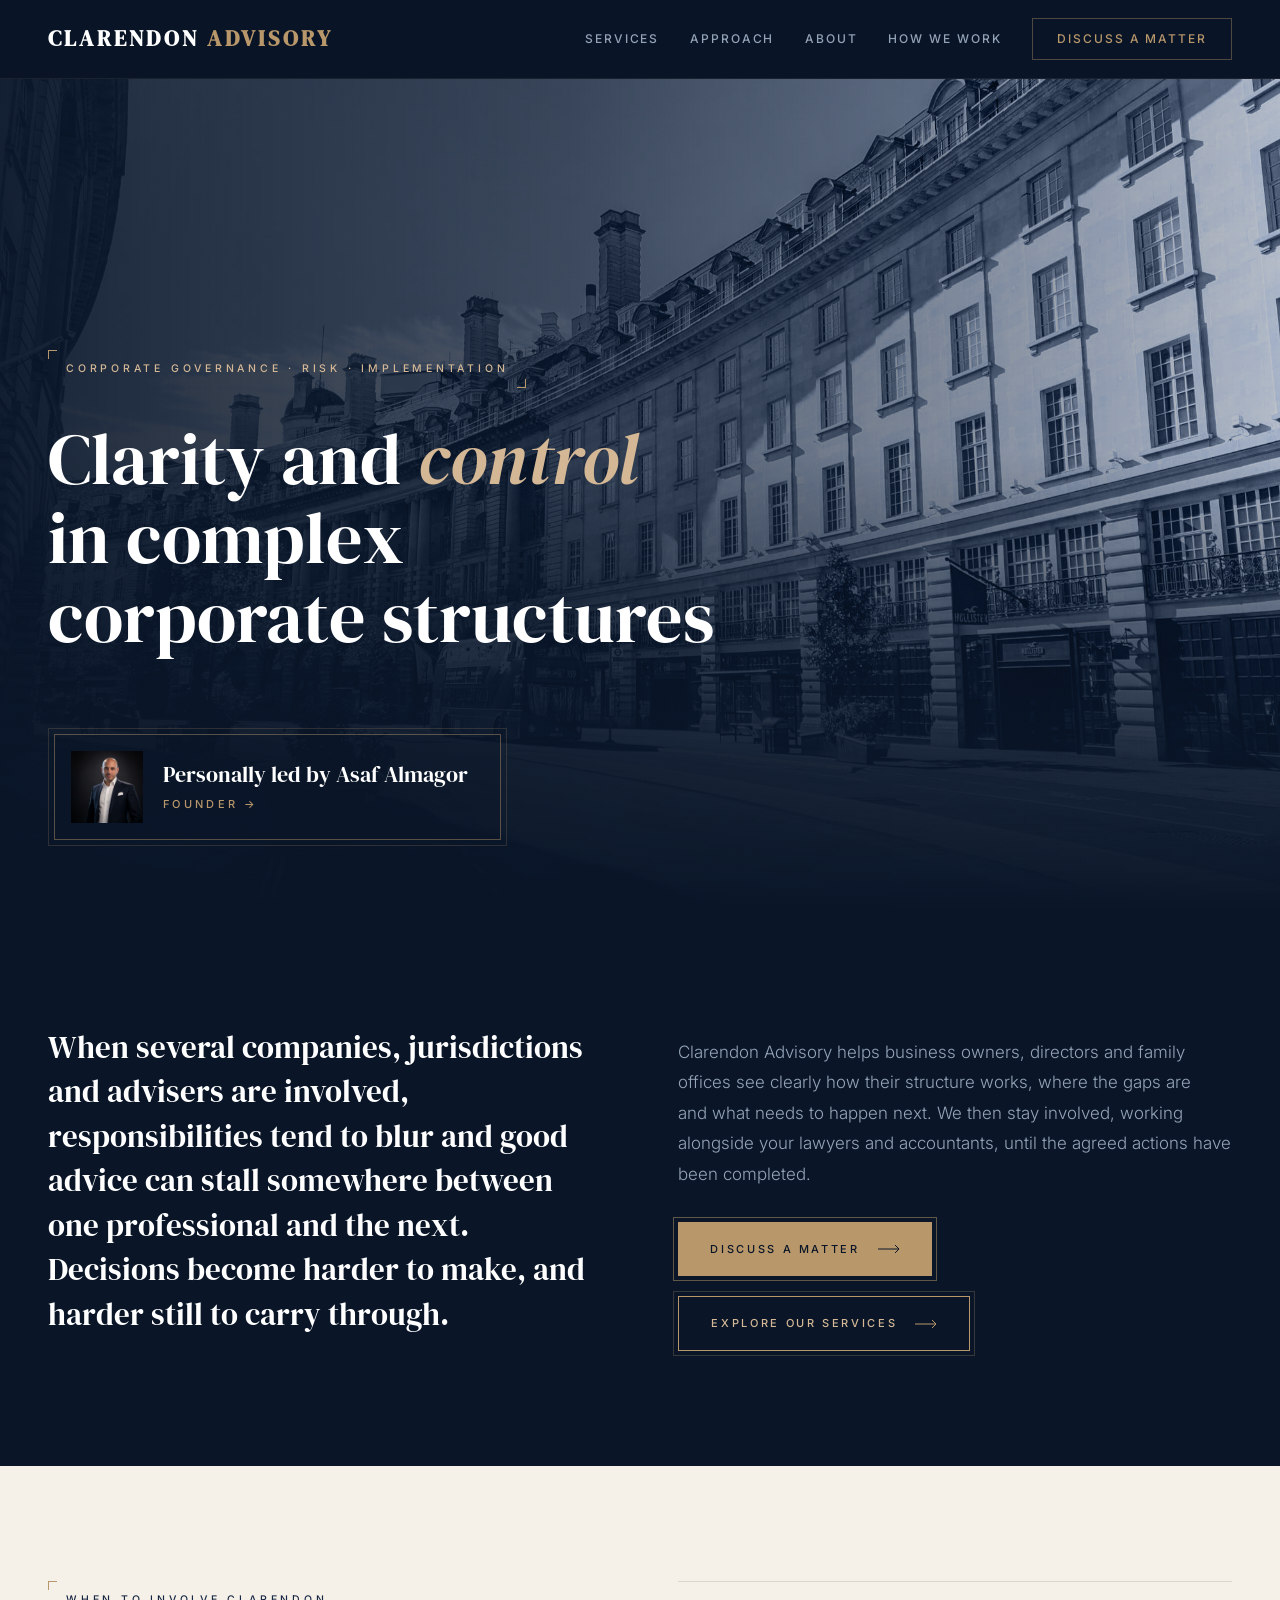
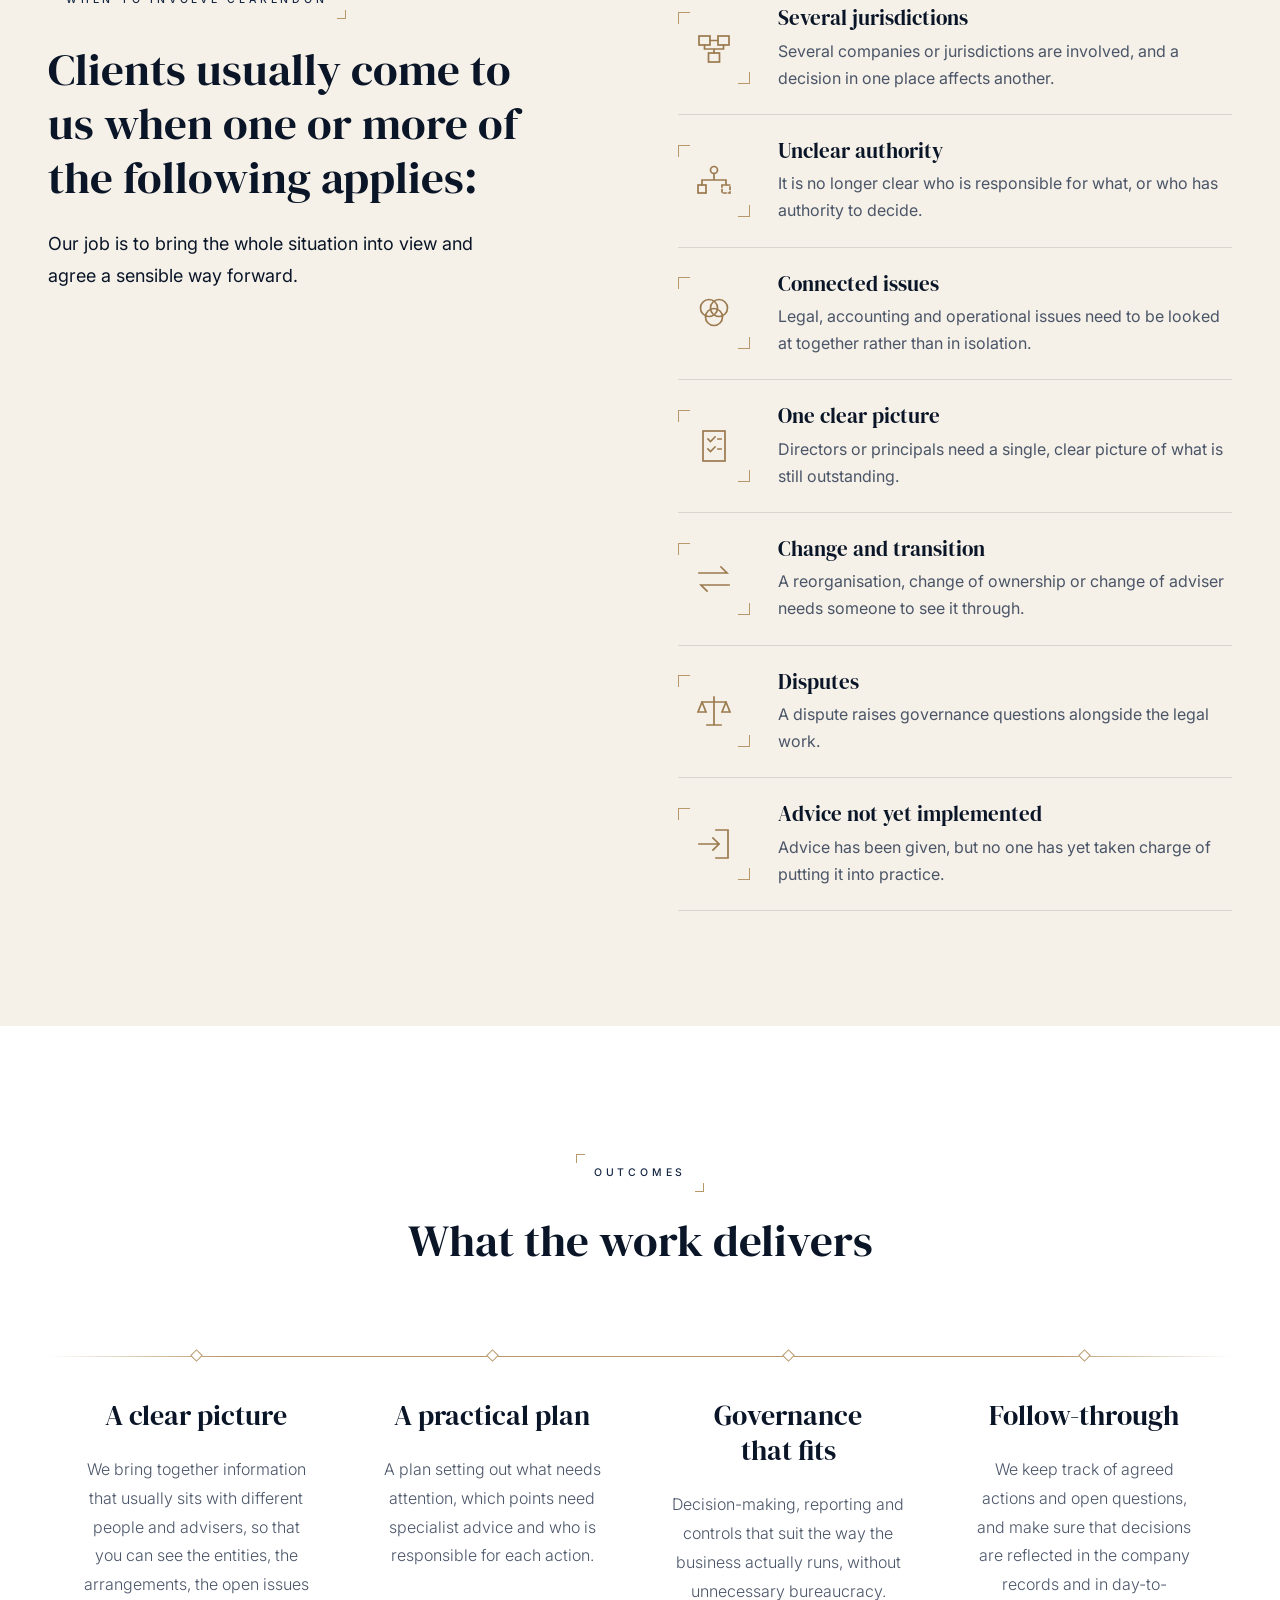
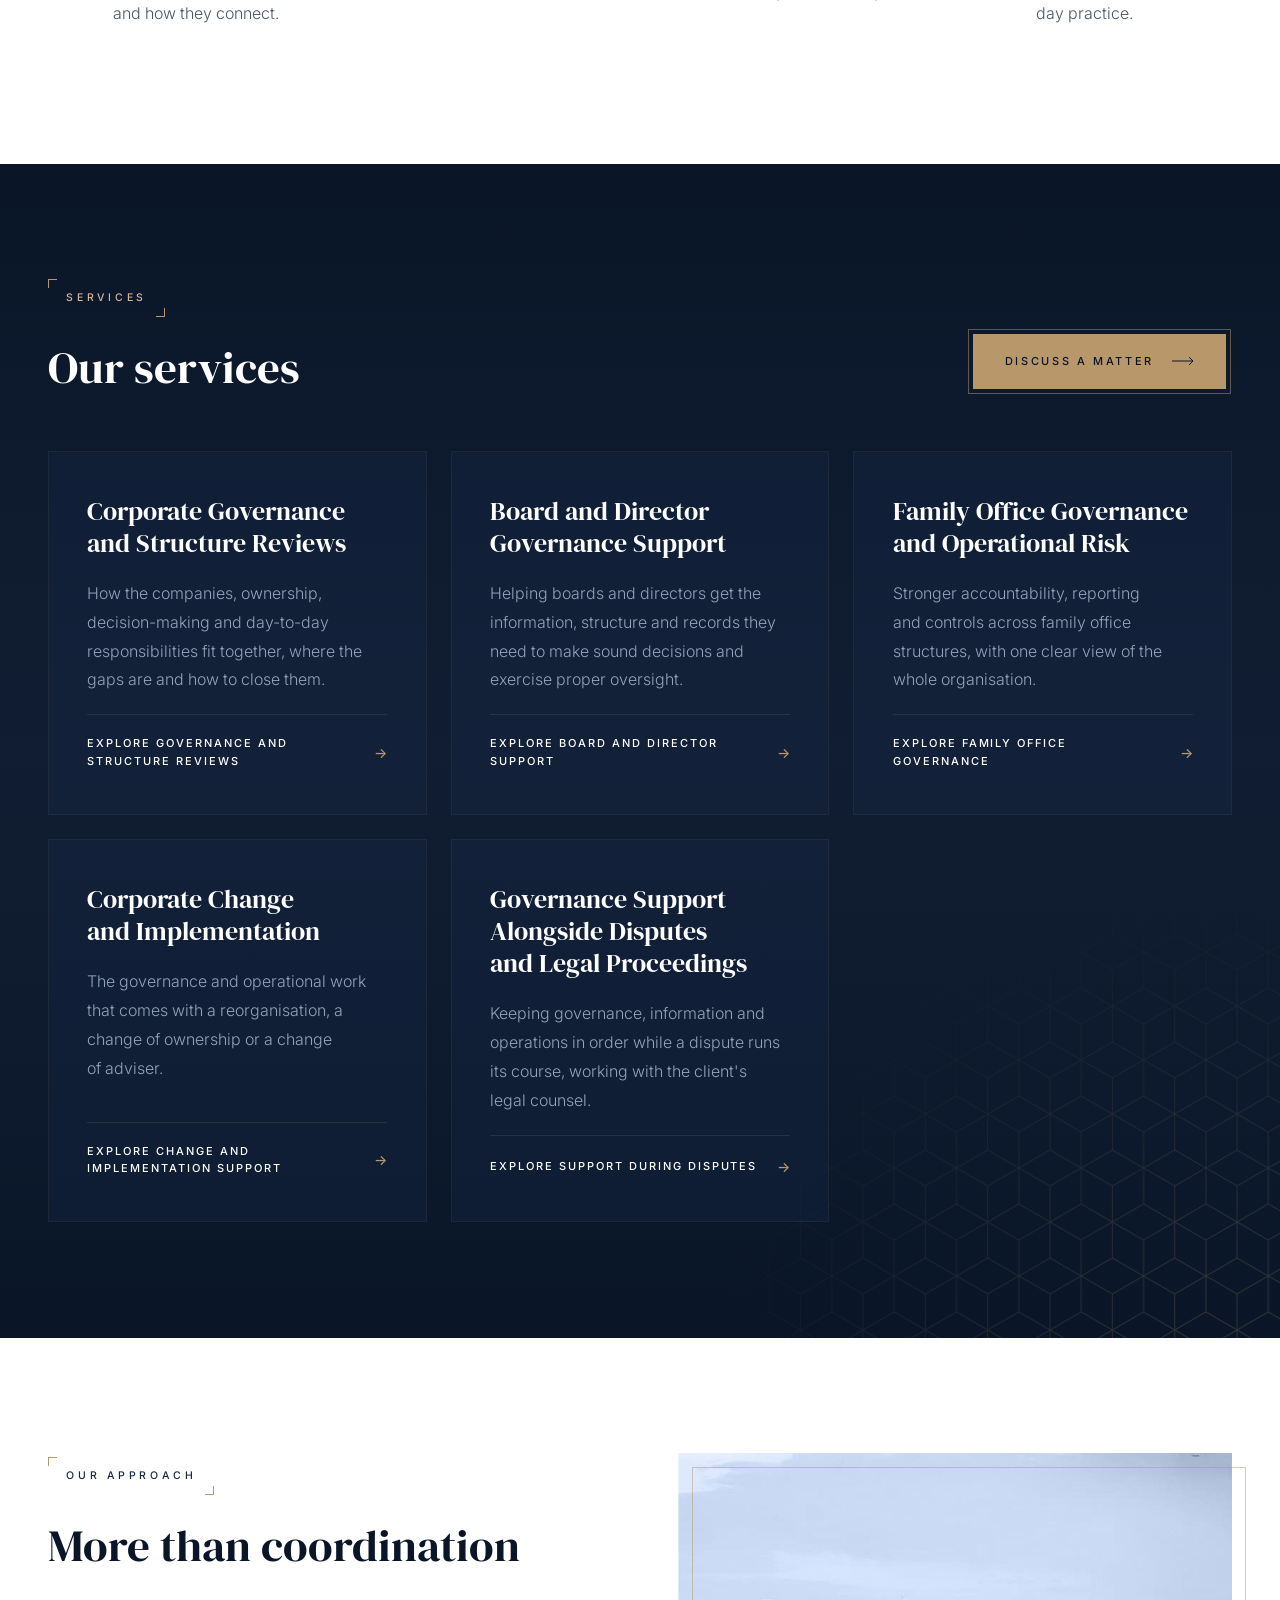
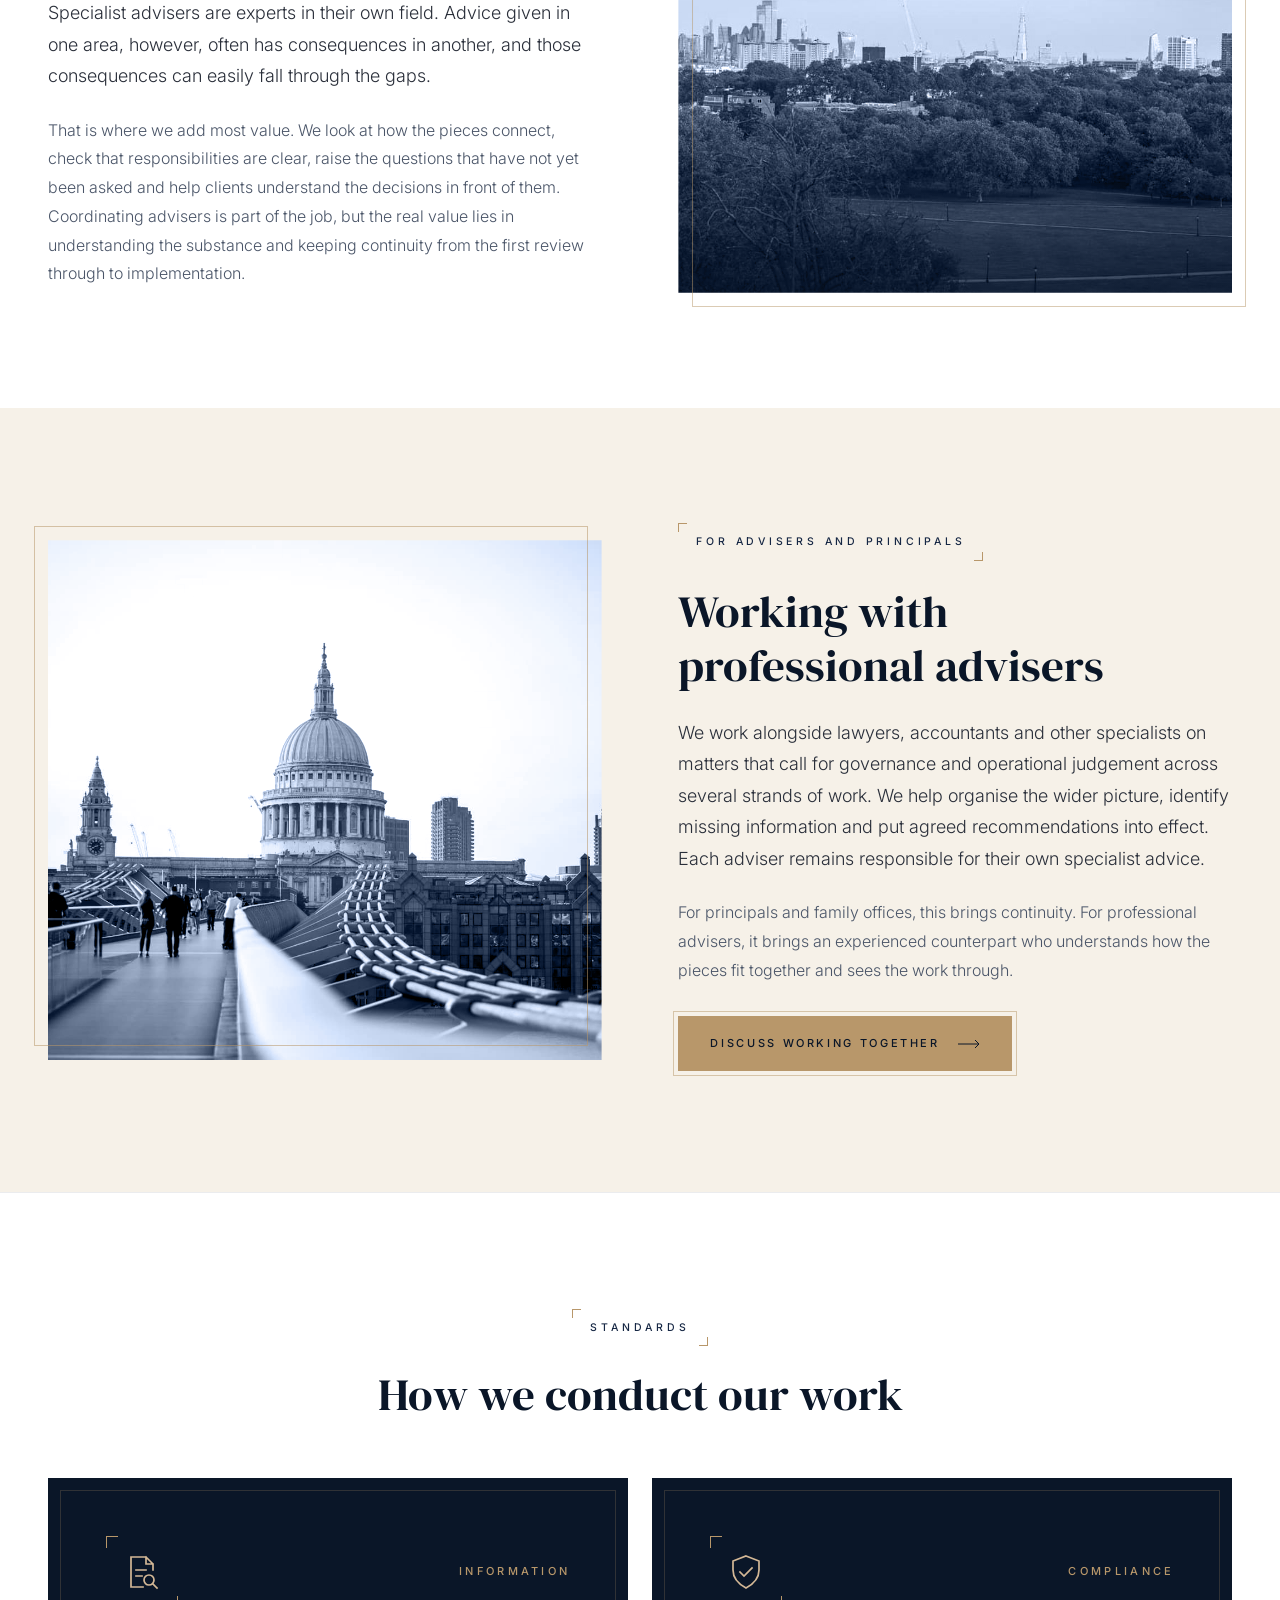
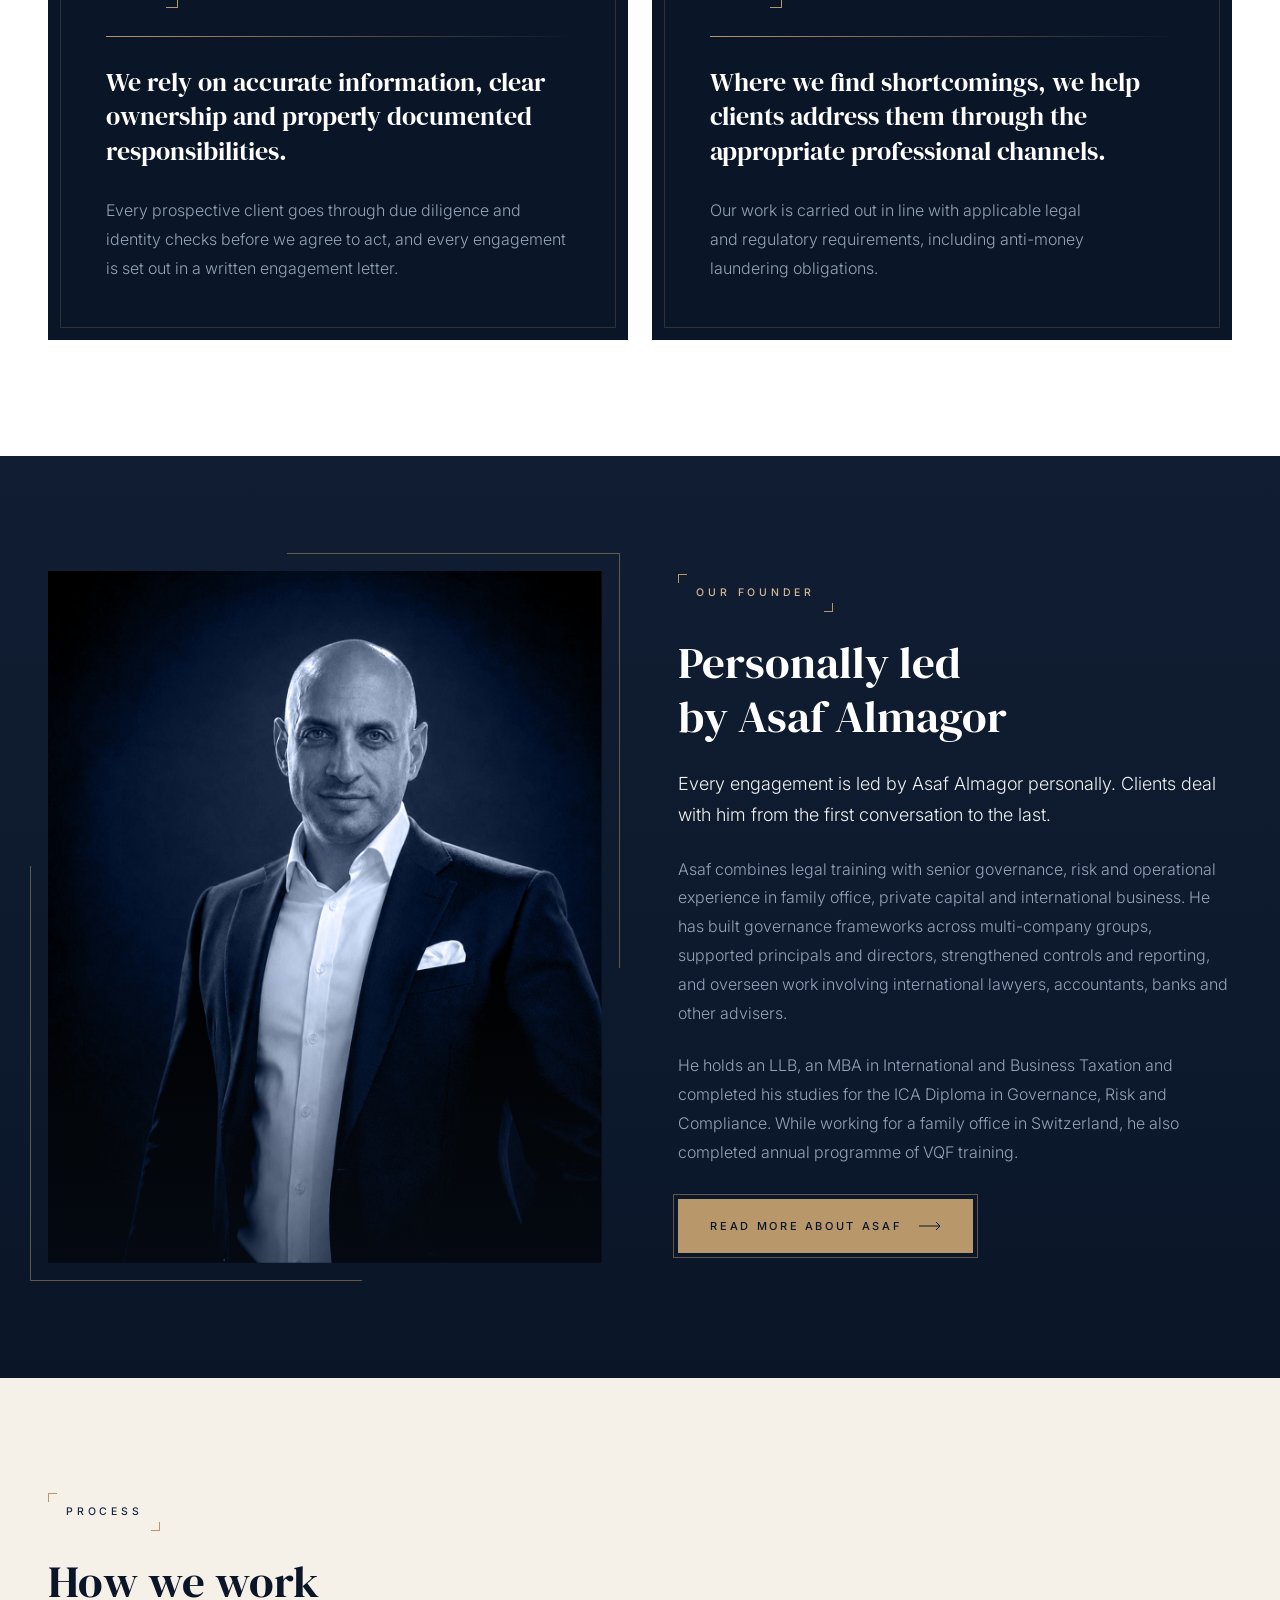
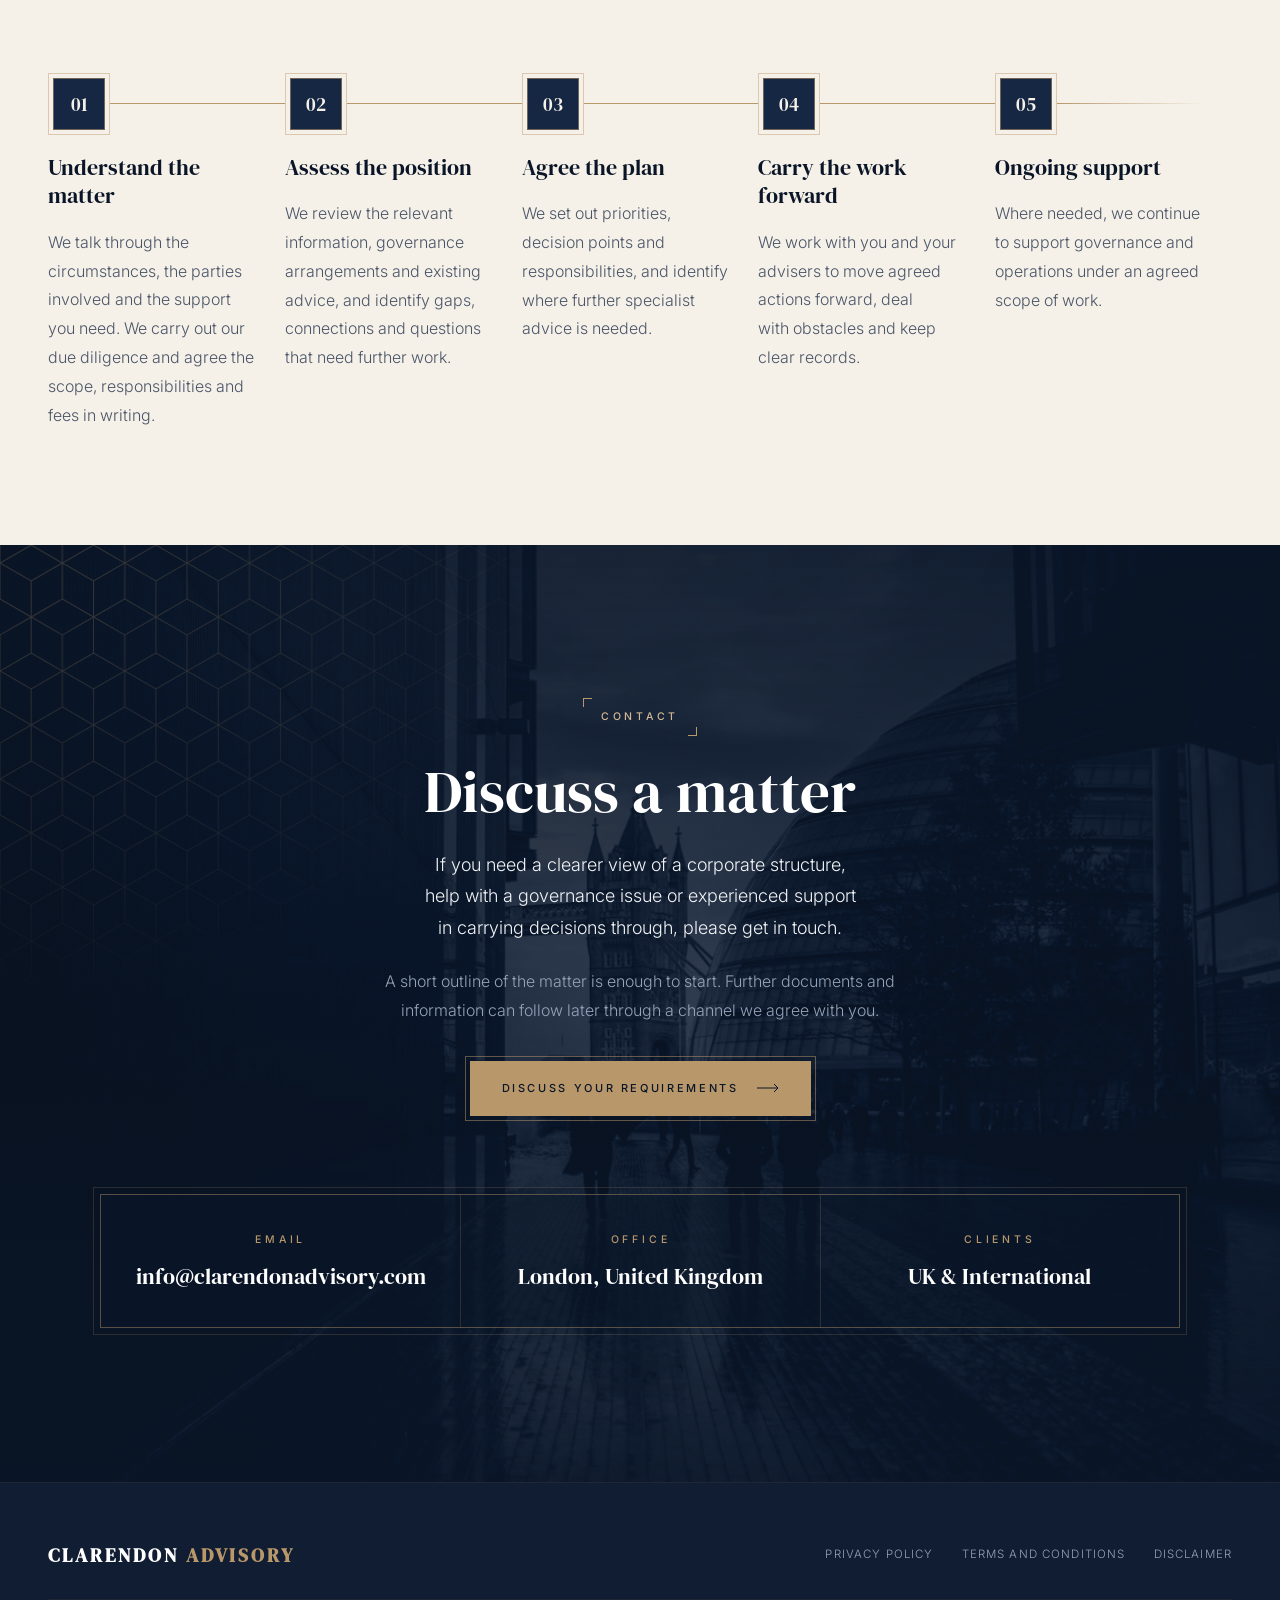
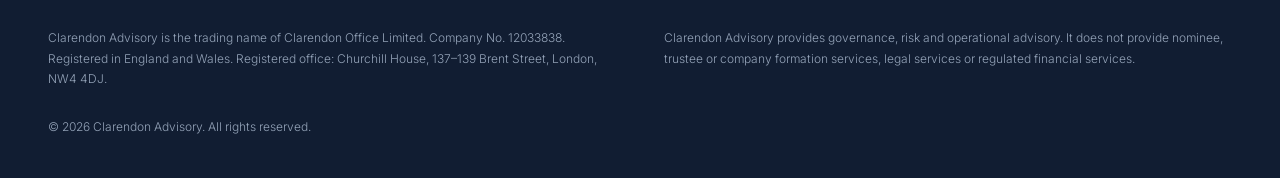
<file: v1/index.html>
<!DOCTYPE html>
<html lang="en-GB">
<head>
<meta charset="utf-8">
<meta name="viewport" content="width=device-width, initial-scale=1">
<title>Clarendon Advisory | Corporate Governance, Risk and Implementation</title>
<meta name="description" content="Clarendon Advisory helps business owners, directors and family offices see clearly how their structure works, where the gaps are and what needs to happen next.">
<meta name="robots" content="noindex, nofollow">
<meta name="theme-color" content="#0a1628">
<link rel="icon" href="data:image/svg+xml,%3Csvg xmlns='http://www.w3.org/2000/svg' viewBox='0 0 100 100'%3E%3Crect width='100' height='100' fill='%230a1628'/%3E%3Ctext x='50' y='64' text-anchor='middle' font-family='Georgia,serif' font-size='40' fill='%23b8976a'%3ECA%3C/text%3E%3C/svg%3E">
<link rel="preconnect" href="https://fonts.googleapis.com">
<link rel="preconnect" href="https://fonts.gstatic.com" crossorigin>
<link rel="stylesheet" href="https://fonts.googleapis.com/css2?family=DM+Serif+Display:ital@0;1&family=Inter:wght@300;400;500;600&display=swap">
<link rel="preload" as="image" href="../assets/img/regent-street.jpg">
<link rel="stylesheet" href="../assets/css/style-v1.css?v=1.0.1">
<script>if(!matchMedia('(prefers-reduced-motion: reduce)').matches&&'IntersectionObserver'in window){document.documentElement.classList.add('motion');setTimeout(function(){document.documentElement.classList.add('motion-failsafe')},4000)}</script>
<script src="../assets/js/main.js?v=1.0.1" defer></script>
</head>
<body>

<svg width="0" height="0" style="position:absolute" aria-hidden="true">
  <defs>
    <pattern id="cubes" width="62.354" height="108" patternUnits="userSpaceOnUse"><path d="M31.18 0.00L62.35 18.00L62.35 54.00L31.18 72.00L0.00 54.00L0.00 18.00Z M0.00 18.00L31.18 36.00L62.35 18.00 M31.18 36.00L31.18 72.00 M62.35 54.00L93.53 72.00L93.53 108.00L62.35 126.00L31.18 108.00L31.18 72.00Z M31.18 72.00L62.35 90.00L93.53 72.00 M62.35 90.00L62.35 126.00 M0.00 54.00L31.18 72.00L31.18 108.00L0.00 126.00L-31.18 108.00L-31.18 72.00Z M-31.18 72.00L0.00 90.00L31.18 72.00 M0.00 90.00L0.00 126.00 M31.18 108.00L62.35 126.00L62.35 162.00L31.18 180.00L0.00 162.00L0.00 126.00Z M0.00 126.00L31.18 144.00L62.35 126.00 M31.18 144.00L31.18 180.00 M62.35 -54.00L93.53 -36.00L93.53 0.00L62.35 18.00L31.18 0.00L31.18 -36.00Z M31.18 -36.00L62.35 -18.00L93.53 -36.00 M62.35 -18.00L62.35 18.00 M0.00 -54.00L31.18 -36.00L31.18 0.00L0.00 18.00L-31.18 0.00L-31.18 -36.00Z M-31.18 -36.00L0.00 -18.00L31.18 -36.00 M0.00 -18.00L0.00 18.00" fill="none" stroke="#b8976a" stroke-width="1"/></pattern>
    <symbol id="arrow" viewBox="0 0 22 10"><path d="M0 5h21M17 1l4 4-4 4" fill="none" stroke="currentColor" stroke-width="1"/></symbol>
  </defs>
</svg>

<header class="site-header" data-header>
  <div class="site-header__inner">
    <a class="wordmark" href="#top">Clarendon <span>Advisory</span></a>
    <button class="menu-toggle" type="button" aria-label="Menu" aria-expanded="false" aria-controls="site-nav" data-menu-toggle><span></span><span></span><span></span></button>
    <nav class="site-nav" id="site-nav" data-nav>
      <a href="#services">Services</a>
      <a href="#approach">Approach</a>
      <a href="#founder">About</a>
      <a href="#process">How we work</a>
      <a class="site-nav__cta" href="#contact">Discuss a matter</a>
    </nav>
  </div>
</header>

<main>

<section id="top" class="hero">
  <img class="hero__img" src="../assets/img/regent-street.jpg" alt="The curved façade of Regent Street, London" data-hero-img>
  <div class="tint"></div>
  <div class="hero__shade"></div>
  <div class="hero__content wrap" data-hero-content>
    <div class="hero__text" data-reveal="1">
      <div class="eyebrow eyebrow--gold">Corporate Governance · Risk · Implementation</div>
      <h1>Clarity and <em>control</em> in complex corporate structures</h1>
    </div>
    <div class="hero__plaque-row" data-reveal="2">
      <a class="plaque" href="#founder">
        <img src="../assets/img/asaf-almagor.jpg" alt="Asaf Almagor" width="72" height="72">
        <span class="plaque__text">
          <span class="plaque__name">Personally led by Asaf Almagor</span>
          <span class="plaque__role">Founder →</span>
        </span>
      </a>
    </div>
  </div>
</section>

<section id="intro" class="section section--navy">
  <div class="wrap section__pad intro">
    <p class="intro__lead" data-reveal="1">When several companies, jurisdictions and advisers are involved, responsibilities tend to blur and good advice can stall somewhere between one professional and the next. Decisions become harder to make, and harder still to carry through.</p>
    <div class="intro__side" data-reveal="2">
      <p class="body body--dark body--17">Clarendon Advisory helps business owners, directors and family offices see clearly how their structure works, where the gaps are and what needs to happen next. We then stay involved, working alongside your lawyers and accountants, until the agreed actions have been completed.</p>
      <div class="btn-row">
        <a class="btn btn--primary" href="#contact">Discuss a matter <svg width="22" height="10" aria-hidden="true"><use href="#arrow"/></svg></a>
        <a class="btn btn--secondary" href="#services">Explore our services <svg width="22" height="10" aria-hidden="true"><use href="#arrow"/></svg></a>
      </div>
    </div>
  </div>
</section>

<section id="involve" class="section section--cream">
  <div class="wrap section__pad involve">
    <div class="involve__head" data-reveal="1">
      <div class="eyebrow">When to involve Clarendon</div>
      <h2 class="h2">Clients usually come to us when one or more of the following applies:</h2>
      <p class="involve__note">Our job is to bring the whole situation into view and agree a sensible way forward.</p>
    </div>
    <ul class="involve__list">
      <li data-item>
        <span class="icon"><svg viewBox="0 0 40 40" width="40" height="40" aria-hidden="true"><rect x="5" y="8" width="11" height="9"/><rect x="24" y="8" width="11" height="9"/><rect x="14.5" y="25" width="11" height="9"/><path d="M16 12.5h8M10.5 17v4h19v-4M20 21v4"/></svg></span>
        <span class="involve__copy"><span class="involve__title">Several jurisdictions</span><span class="involve__body">Several companies or jurisdictions are involved, and a decision in one place affects another.</span></span>
      </li>
      <li data-item>
        <span class="icon"><svg viewBox="0 0 40 40" width="40" height="40" aria-hidden="true"><circle cx="20" cy="9" r="3.5"/><path d="M20 12.5V19M8 19h24M8 19v5M32 19v5"/><rect x="4" y="24" width="8" height="8"/><rect x="28" y="24" width="8" height="8" stroke-dasharray="2.5 2.5"/></svg></span>
        <span class="involve__copy"><span class="involve__title">Unclear authority</span><span class="involve__body">It is no longer clear who is responsible for what, or who has authority to decide.</span></span>
      </li>
      <li data-item>
        <span class="icon"><svg viewBox="0 0 40 40" width="40" height="40" aria-hidden="true"><circle cx="15" cy="15" r="8.5"/><circle cx="25" cy="15" r="8.5"/><circle cx="20" cy="24" r="8.5"/></svg></span>
        <span class="involve__copy"><span class="involve__title">Connected issues</span><span class="involve__body">Legal, accounting and operational issues need to be looked at together rather than in isolation.</span></span>
      </li>
      <li data-item>
        <span class="icon"><svg viewBox="0 0 40 40" width="40" height="40" aria-hidden="true"><rect x="9" y="5" width="22" height="30"/><path d="M14 13l2.5 2.5L21 11M14 23l2.5 2.5L21 21M24 13h3M24 23h3"/></svg></span>
        <span class="involve__copy"><span class="involve__title">One clear picture</span><span class="involve__body">Directors or principals need a single, clear picture of what is still outstanding.</span></span>
      </li>
      <li data-item>
        <span class="icon"><svg viewBox="0 0 40 40" width="40" height="40" aria-hidden="true"><path d="M5 14h28l-6-6M35 26H7l6 6"/></svg></span>
        <span class="involve__copy"><span class="involve__title">Change and transition</span><span class="involve__body">A reorganisation, change of ownership or change of adviser needs someone to see it through.</span></span>
      </li>
      <li data-item>
        <span class="icon"><svg viewBox="0 0 40 40" width="40" height="40" aria-hidden="true"><path d="M20 6v28M13 34h14M8 11h24M8 11l-4 10h8l-4-10M32 11l-4 10h8l-4-10"/></svg></span>
        <span class="involve__copy"><span class="involve__title">Disputes</span><span class="involve__body">A dispute raises governance questions alongside the legal work.</span></span>
      </li>
      <li data-item>
        <span class="icon"><svg viewBox="0 0 40 40" width="40" height="40" aria-hidden="true"><path d="M22 6h12v28H22"/><path d="M5 20h20M19 14l6 6-6 6"/></svg></span>
        <span class="involve__copy"><span class="involve__title">Advice not yet implemented</span><span class="involve__body">Advice has been given, but no one has yet taken charge of putting it into practice.</span></span>
      </li>
    </ul>
  </div>
</section>

<section id="delivers" class="section section--white">
  <div class="wrap delivers">
    <div class="section-head section-head--center" data-reveal="1">
      <div class="eyebrow">Outcomes</div>
      <h2 class="h2">What the work delivers</h2>
    </div>
    <div class="delivers__grid">
      <div class="delivers__pair">
        <div class="outcome outcome--first" data-reveal="1">
          <span class="outcome__line" aria-hidden="true"></span>
          <span class="outcome__mark" aria-hidden="true"></span>
          <h3>A clear picture</h3>
          <p>We bring together information that usually sits with different people and advisers, so that you can see the entities, the arrangements, the open issues and how they connect.</p>
        </div>
        <div class="outcome" data-reveal="2">
          <span class="outcome__line" aria-hidden="true"></span>
          <span class="outcome__mark" aria-hidden="true"></span>
          <h3>A practical plan</h3>
          <p>A plan setting out what needs attention, which points need specialist advice and who is responsible for each action.</p>
        </div>
      </div>
      <div class="delivers__pair">
        <div class="outcome" data-reveal="3">
          <span class="outcome__line" aria-hidden="true"></span>
          <span class="outcome__mark" aria-hidden="true"></span>
          <h3>Governance that fits</h3>
          <p>Decision-making, reporting and controls that suit the way the business actually runs, without unnecessary bureaucracy.</p>
        </div>
        <div class="outcome outcome--last" data-reveal="4">
          <span class="outcome__line" aria-hidden="true"></span>
          <span class="outcome__mark" aria-hidden="true"></span>
          <h3>Follow-through</h3>
          <p>We keep track of agreed actions and open questions, and make sure that decisions are reflected in the company records and in day-to-day practice.</p>
        </div>
      </div>
    </div>
  </div>
</section>

<section id="services" class="section section--services">
  <svg class="cubes cubes--br" aria-hidden="true" width="760" height="620"><rect width="100%" height="100%" fill="url(#cubes)"/></svg>
  <div class="wrap section__pad">
    <div class="services__head" data-reveal="1">
      <div class="section-head">
        <div class="eyebrow eyebrow--gold">Services</div>
        <h2 class="h2">Our services</h2>
      </div>
      <div class="btn-pad"><a class="btn btn--primary" href="#contact">Discuss a matter <svg width="22" height="10" aria-hidden="true"><use href="#arrow"/></svg></a></div>
    </div>
    <div class="services__grid">
      <a class="service" href="../services/governance-and-structure-reviews.html" data-reveal="1">
        <h3>Corporate Governance and Structure Reviews</h3>
        <p>How the companies, ownership, decision-making and day-to-day responsibilities fit together, where the gaps are and how to close them.</p>
        <span class="service__link">Explore governance and structure reviews<span aria-hidden="true">→</span></span>
      </a>
      <a class="service" href="../services/board-and-director-support.html" data-reveal="2">
        <h3>Board and Director Governance Support</h3>
        <p>Helping boards and directors get the information, structure and records they need to make sound decisions and exercise proper oversight.</p>
        <span class="service__link">Explore board and director support<span aria-hidden="true">→</span></span>
      </a>
      <a class="service" href="../services/family-office-governance.html" data-reveal="3">
        <h3>Family Office Governance and Operational Risk</h3>
        <p>Stronger accountability, reporting and controls across family office structures, with one clear view of the whole organisation.</p>
        <span class="service__link">Explore family office governance<span aria-hidden="true">→</span></span>
      </a>
      <a class="service" href="../services/change-and-implementation.html" data-reveal="1">
        <h3>Corporate Change and Implementation</h3>
        <p>The governance and operational work that comes with a reorganisation, a change of ownership or a change of adviser.</p>
        <span class="service__link">Explore change and implementation support<span aria-hidden="true">→</span></span>
      </a>
      <a class="service" href="../services/support-during-disputes.html" data-reveal="2">
        <h3>Governance Support Alongside Disputes and Legal Proceedings</h3>
        <p>Keeping governance, information and operations in order while a dispute runs its course, working with the client's legal counsel.</p>
        <span class="service__link">Explore support during disputes<span aria-hidden="true">→</span></span>
      </a>
    </div>
  </div>
</section>

<section id="approach" class="section section--white">
  <div class="wrap section__pad split split--approach">
    <div class="split__text" data-reveal="1">
      <div class="eyebrow">Our approach</div>
      <h2 class="h2">More than coordination</h2>
      <p class="lead">Specialist advisers are experts in their own field. Advice given in one area, however, often has consequences in another, and those consequences can easily fall through the gaps.</p>
      <p class="body">That is where we add most value. We look at how the pieces connect, check that responsibilities are clear, raise the questions that have not yet been asked and help clients understand the decisions in front of them. Coordinating advisers is part of the job, but the real value lies in understanding the substance and keeping continuity from the first review through to implementation.</p>
    </div>
    <div class="figure figure--approach" data-reveal="2">
      <div class="photo" data-photo>
        <img src="../assets/img/skyline.jpg" alt="The London skyline seen across Primrose Hill" loading="lazy" style="object-position:52% 45%">
        <div class="tint"></div>
        <div class="photo__fade"></div>
      </div>
      <div class="frame frame--down" data-frame></div>
    </div>
  </div>
</section>

<section id="advisers" class="section section--cream">
  <div class="wrap section__pad split split--advisers">
    <div class="figure figure--advisers" data-reveal="1">
      <div class="photo" data-photo>
        <img src="../assets/img/st-pauls.jpg" alt="St Paul's Cathedral from the Millennium Bridge" loading="lazy">
        <div class="tint"></div>
      </div>
      <div class="frame frame--up" data-frame></div>
    </div>
    <div class="split__text" data-reveal="2">
      <div class="eyebrow">For advisers and principals</div>
      <h2 class="h2">Working with professional advisers</h2>
      <p class="lead">We work alongside lawyers, accountants and other specialists on matters that call for governance and operational judgement across several strands of work. We help organise the wider picture, identify missing information and put agreed recommendations into effect. Each adviser remains responsible for their own specialist advice.</p>
      <p class="body">For principals and family offices, this brings continuity. For professional advisers, it brings an experienced counterpart who understands how the pieces fit together and sees the work through.</p>
      <div class="btn-pad"><a class="btn btn--primary" href="#contact">Discuss working together <svg width="22" height="10" aria-hidden="true"><use href="#arrow"/></svg></a></div>
    </div>
  </div>
</section>

<section id="conduct" class="section section--white section--ruled">
  <div class="wrap section__pad conduct">
    <div class="section-head section-head--center" data-reveal="1">
      <div class="eyebrow">Standards</div>
      <h2 class="h2">How we conduct our work</h2>
    </div>
    <div class="conduct__grid">
      <div class="standard" data-reveal="2">
        <div class="standard__top">
          <span class="icon icon--light"><svg viewBox="0 0 40 40" width="40" height="40" aria-hidden="true"><path d="M24 5H9v30h12M24 5l7 7v6M24 5v7h7M14 18h10M14 24h6"/><circle cx="27" cy="28" r="5"/><path d="M31 32l4 4"/></svg></span>
          <span class="standard__label">Information</span>
        </div>
        <span class="standard__rule" aria-hidden="true"></span>
        <p class="standard__lead">We rely on accurate information, clear ownership and properly documented responsibilities.</p>
        <p class="body body--dark">Every prospective client goes through due diligence and identity checks before we agree to act, and every engagement is set out in a written engagement letter.</p>
      </div>
      <div class="standard" data-reveal="3">
        <div class="standard__top">
          <span class="icon icon--light"><svg viewBox="0 0 40 40" width="40" height="40" aria-hidden="true"><path d="M20 4l13 5v9c0 8-5.5 14-13 18C12.5 32 7 26 7 18V9z"/><path d="M14 20l4 4 8-8"/></svg></span>
          <span class="standard__label">Compliance</span>
        </div>
        <span class="standard__rule" aria-hidden="true"></span>
        <p class="standard__lead">Where we find shortcomings, we help clients address them through the appropriate professional channels.</p>
        <p class="body body--dark">Our work is carried out in line with applicable legal and regulatory requirements, including anti-money laundering obligations.</p>
      </div>
    </div>
  </div>
</section>

<section id="founder" class="section section--founder">
  <div class="wrap section__pad founder">
    <div class="founder__figure" data-reveal="1">
      <div class="founder__corner founder__corner--tr" aria-hidden="true"></div>
      <div class="founder__corner founder__corner--bl" aria-hidden="true"></div>
      <div class="photo founder__photo" data-photo>
        <img src="../assets/img/asaf-almagor.jpg" alt="Asaf Almagor, Founder of Clarendon Advisory" loading="lazy">
        <div class="tint"></div>
        <div class="photo__fade photo__fade--soft"></div>
      </div>
    </div>
    <div class="split__text" data-reveal="2">
      <div class="eyebrow eyebrow--gold">Our founder</div>
      <h2 class="h2">Personally led by Asaf Almagor</h2>
      <p class="lead lead--dark">Every engagement is led by Asaf Almagor personally. Clients deal with him from the first conversation to the last.</p>
      <p class="body body--dark">Asaf combines legal training with senior governance, risk and operational experience in family office, private capital and international business. He has built governance frameworks across multi-company groups, supported principals and directors, strengthened controls and reporting, and overseen work involving international lawyers, accountants, banks and other advisers.</p>
      <p class="body body--dark">He holds an LLB, an MBA in International and Business Taxation and completed his studies for the ICA Diploma in Governance, Risk and Compliance. While working for a family office in Switzerland, he also completed annual programme of VQF training.</p>
      <div class="btn-pad"><a class="btn btn--primary" href="../about.html">Read more about Asaf <svg width="22" height="10" aria-hidden="true"><use href="#arrow"/></svg></a></div>
    </div>
  </div>
</section>

<section id="process" class="section section--cream">
  <div class="wrap section__pad">
    <div class="section-head process__head" data-reveal="1">
      <div class="eyebrow">Process</div>
      <h2 class="h2">How we work</h2>
    </div>
    <ol class="steps">
      <li class="step" data-reveal="1">
        <div class="step__top"><span class="step__num">01</span><span class="step__line" data-draw></span></div>
        <h3>Understand the matter</h3>
        <p>We talk through the circumstances, the parties involved and the support you need. We carry out our due diligence and agree the scope, responsibilities and fees in writing.</p>
      </li>
      <li class="step" data-reveal="2">
        <div class="step__top"><span class="step__num">02</span><span class="step__line" data-draw></span></div>
        <h3>Assess the position</h3>
        <p>We review the relevant information, governance arrangements and existing advice, and identify gaps, connections and questions that need further work.</p>
      </li>
      <li class="step" data-reveal="3">
        <div class="step__top"><span class="step__num">03</span><span class="step__line" data-draw></span></div>
        <h3>Agree the plan</h3>
        <p>We set out priorities, decision points and responsibilities, and identify where further specialist advice is needed.</p>
      </li>
      <li class="step" data-reveal="4">
        <div class="step__top"><span class="step__num">04</span><span class="step__line" data-draw></span></div>
        <h3>Carry the work forward</h3>
        <p>We work with you and your advisers to move agreed actions forward, deal with obstacles and keep clear records.</p>
      </li>
      <li class="step step--last" data-reveal="5">
        <div class="step__top"><span class="step__num">05</span><span class="step__line" data-draw></span></div>
        <h3>Ongoing support</h3>
        <p>Where needed, we continue to support governance and operations under an agreed scope of work.</p>
      </li>
    </ol>
  </div>
</section>

<section id="contact" class="contact">
  <img class="contact__img" src="../assets/img/tower-bridge.jpg" alt="" aria-hidden="true" loading="lazy">
  <div class="tint"></div>
  <div class="contact__shade"></div>
  <svg class="cubes cubes--tl" aria-hidden="true" width="760" height="620"><rect width="100%" height="100%" fill="url(#cubes)"/></svg>
  <div class="contact__inner">
    <div class="contact__head" data-reveal="1">
      <div class="eyebrow eyebrow--gold">Contact</div>
      <h2 class="contact__title">Discuss a matter</h2>
      <p class="contact__lead">If you need a clearer view of a corporate structure, help with a governance issue or experienced support in carrying decisions through, please get in touch.</p>
      <p class="contact__body">A short outline of the matter is enough to start. Further documents and information can follow later through a channel we agree with you.</p>
      <div class="btn-pad"><a class="btn btn--primary" href="mailto:info@clarendonadvisory.com">Discuss your requirements <svg width="22" height="10" aria-hidden="true"><use href="#arrow"/></svg></a></div>
    </div>
    <div class="contact__panel" data-reveal="2">
      <a class="contact__cell" href="mailto:info@clarendonadvisory.com"><span class="contact__label">Email</span><span class="contact__value">info@clarendonadvisory.com</span></a>
      <div class="contact__cell"><span class="contact__label">Office</span><span class="contact__value">London, United Kingdom</span></div>
      <div class="contact__cell"><span class="contact__label">Clients</span><span class="contact__value">UK &amp; International</span></div>
    </div>
  </div>
</section>

</main>

<footer class="site-footer">
  <div class="wrap site-footer__inner">
    <div class="site-footer__top">
      <div class="wordmark wordmark--footer">Clarendon <span>Advisory</span></div>
      <nav class="site-footer__nav" aria-label="Legal">
        <a href="https://clarendonadvisory.com/privacy">Privacy Policy</a>
        <a href="https://clarendonadvisory.com/terms">Terms and Conditions</a>
        <a href="https://clarendonadvisory.com/disclaimer">Disclaimer</a>
      </nav>
    </div>
    <div class="site-footer__rule"></div>
    <div class="site-footer__legal">
      <p>Clarendon Advisory is the trading name of Clarendon Office Limited. Company No. 12033838. Registered in England and Wales. Registered office: Churchill House, 137–139 Brent Street, London, NW4 4DJ.</p>
      <p>Clarendon Advisory provides governance, risk and operational advisory. It does not provide nominee, trustee or company formation services, legal services or regulated financial services.</p>
    </div>
    <p class="site-footer__copy">© 2026 Clarendon Advisory. All rights reserved.</p>
  </div>
</footer>

</body>
</html>
</file>
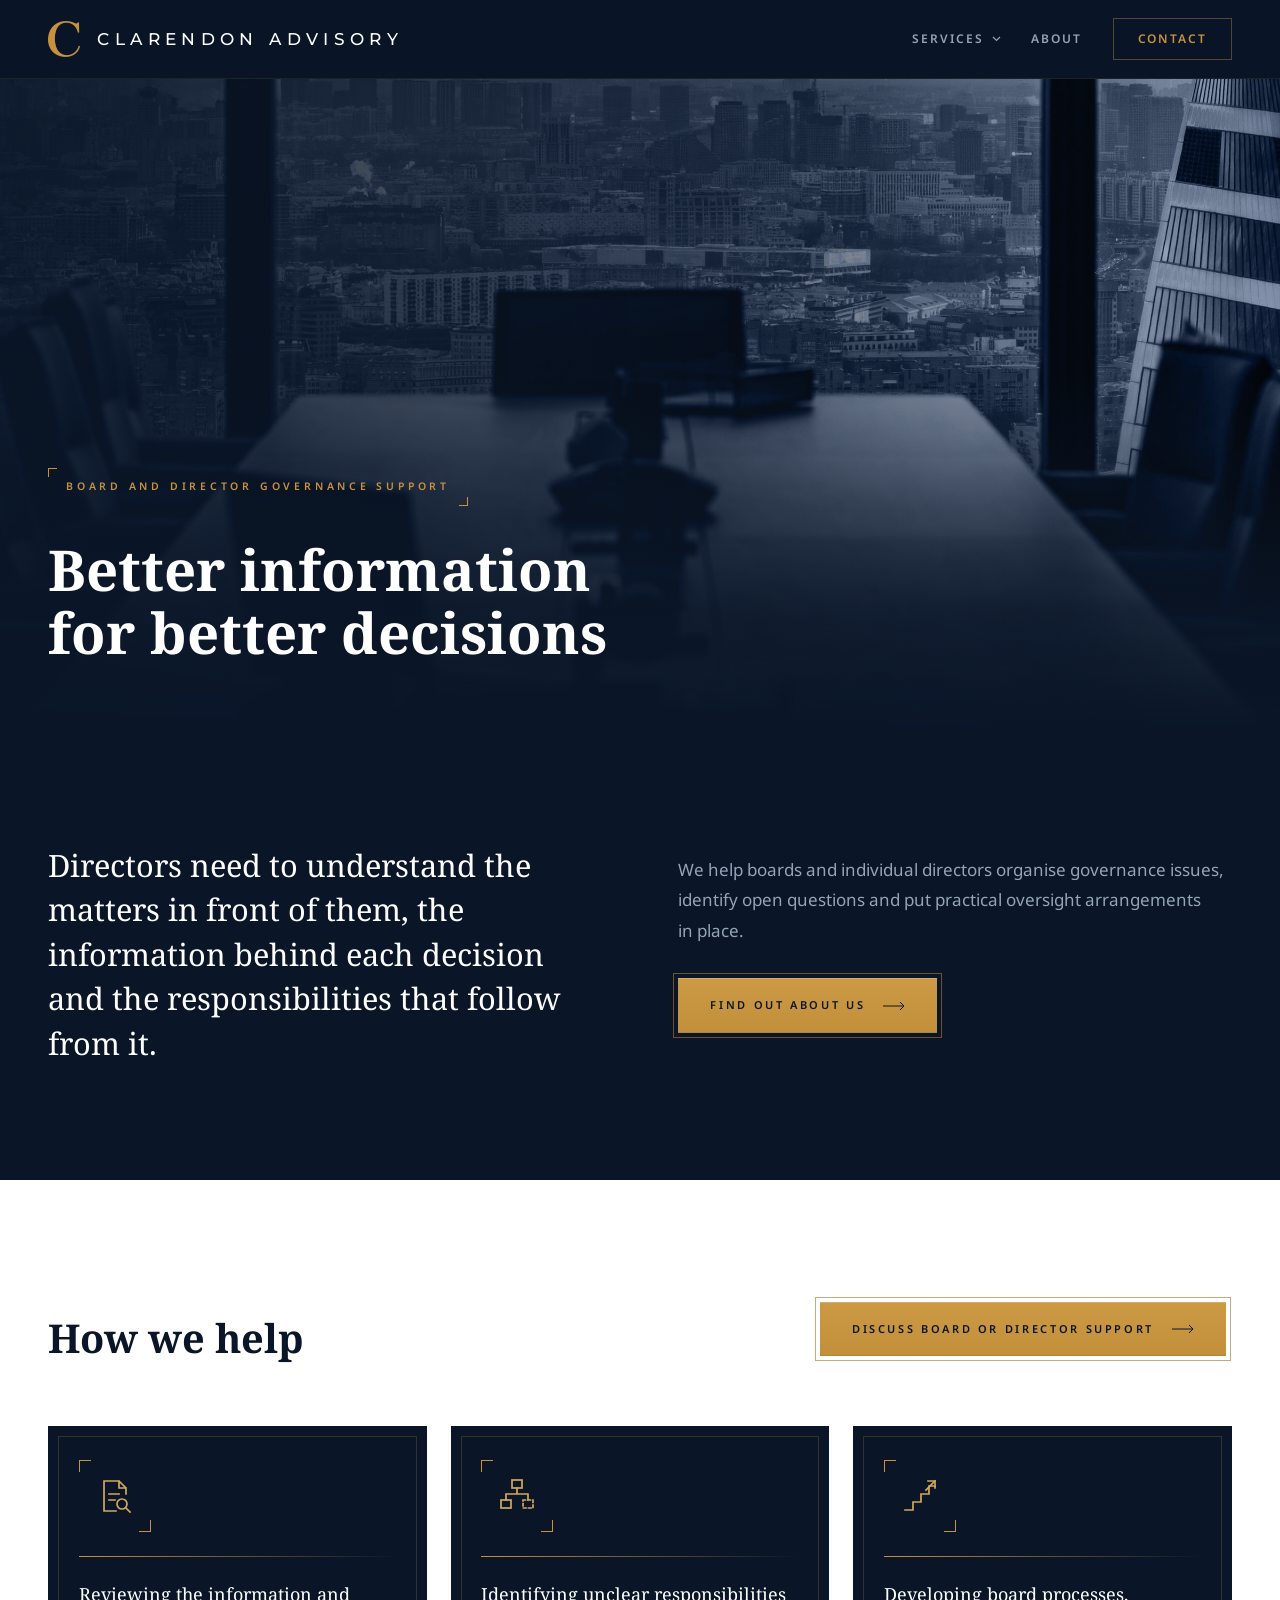
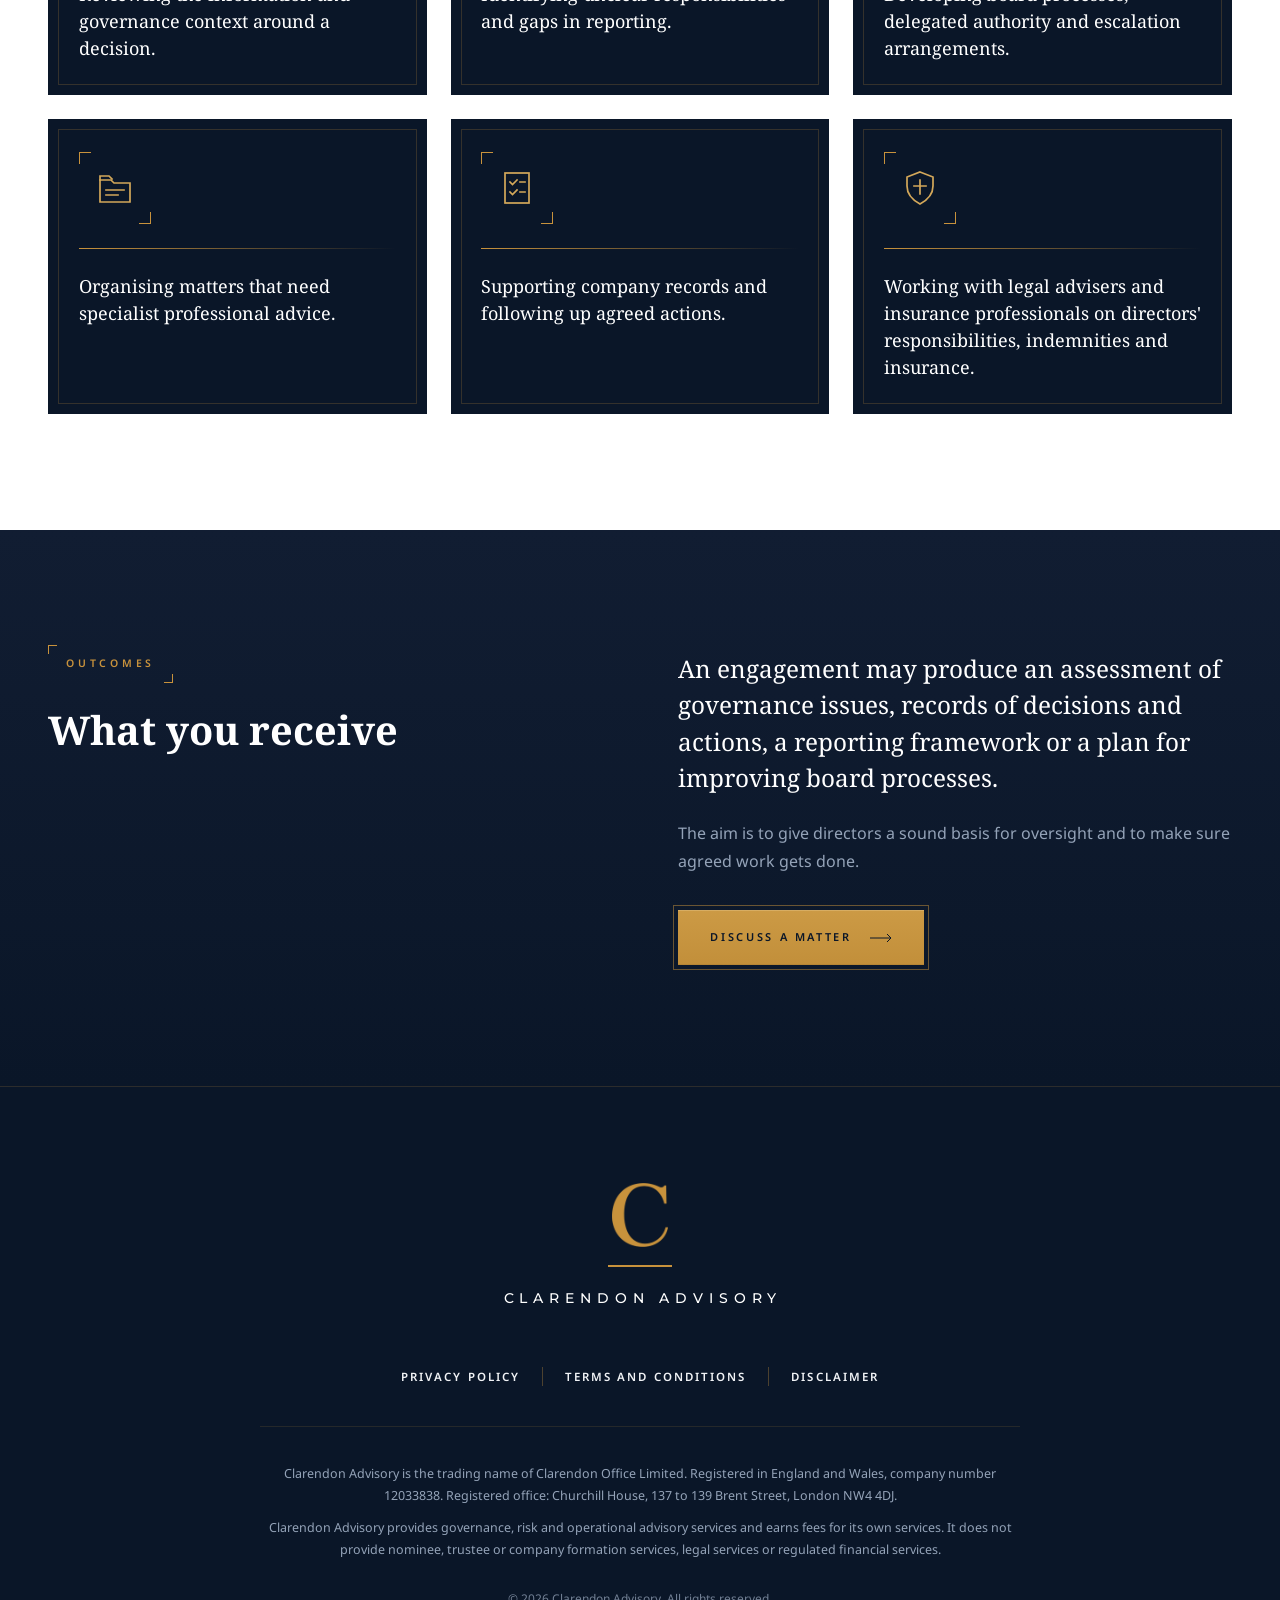
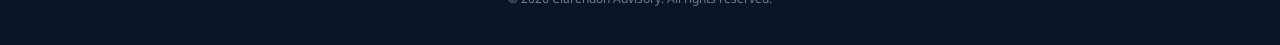
<file: services/board-and-director-support/index.html>
<!DOCTYPE html>
<html lang="en-GB">
<head>
<meta charset="utf-8">
<meta name="viewport" content="width=device-width, initial-scale=1">
<title>Board and Director Governance Support | Clarendon Advisory</title>
<meta name="description" content="Directors need to understand the matters in front of them, the information behind each decision and the responsibilities that follow from it.">
<meta name="robots" content="noindex, nofollow">
<meta name="theme-color" content="#0a1628">
<link rel="icon" type="image/png" href="../../assets/img/favicon.png">
<link rel="preconnect" href="https://fonts.googleapis.com">
<link rel="preconnect" href="https://fonts.gstatic.com" crossorigin>
<link rel="stylesheet" href="https://fonts.googleapis.com/css2?family=Montserrat:wght@400;500&family=Noto+Sans:wght@400;500;600&family=Noto+Serif:ital,wght@0,400;0,700;1,400;1,700&display=swap">
<link rel="preload" as="image" href="../../assets/img/boardroom.jpg">
<link rel="stylesheet" href="../../assets/css/style.css?v=1.14.4">
<script>if(!matchMedia('(prefers-reduced-motion: reduce)').matches&&'IntersectionObserver'in window){document.documentElement.classList.add('motion');setTimeout(function(){document.documentElement.classList.add('motion-failsafe')},4000)}</script>
<script src="../../assets/js/main.js?v=1.14.4" defer></script>
</head>
<body class="page-service">

<svg width="0" height="0" style="position:absolute" aria-hidden="true">
  <defs>
    <pattern id="cubes" width="62.354" height="108" patternUnits="userSpaceOnUse"><path d="M31.18 0.00L62.35 18.00L62.35 54.00L31.18 72.00L0.00 54.00L0.00 18.00Z M0.00 18.00L31.18 36.00L62.35 18.00 M31.18 36.00L31.18 72.00 M62.35 54.00L93.53 72.00L93.53 108.00L62.35 126.00L31.18 108.00L31.18 72.00Z M31.18 72.00L62.35 90.00L93.53 72.00 M62.35 90.00L62.35 126.00 M0.00 54.00L31.18 72.00L31.18 108.00L0.00 126.00L-31.18 108.00L-31.18 72.00Z M-31.18 72.00L0.00 90.00L31.18 72.00 M0.00 90.00L0.00 126.00 M31.18 108.00L62.35 126.00L62.35 162.00L31.18 180.00L0.00 162.00L0.00 126.00Z M0.00 126.00L31.18 144.00L62.35 126.00 M31.18 144.00L31.18 180.00 M62.35 -54.00L93.53 -36.00L93.53 0.00L62.35 18.00L31.18 0.00L31.18 -36.00Z M31.18 -36.00L62.35 -18.00L93.53 -36.00 M62.35 -18.00L62.35 18.00 M0.00 -54.00L31.18 -36.00L31.18 0.00L0.00 18.00L-31.18 0.00L-31.18 -36.00Z M-31.18 -36.00L0.00 -18.00L31.18 -36.00 M0.00 -18.00L0.00 18.00" fill="none" stroke="#c8923c" stroke-width="1"/></pattern>
    <symbol id="arrow" viewBox="0 0 22 10"><path d="M0 5h21M17 1l4 4-4 4" fill="none" stroke="currentColor" stroke-width="1"/></symbol>
  </defs>
</svg>

<header class="site-header" data-header>
  <div class="site-header__inner">
    <a class="wordmark" href="../../"><img class="wordmark__mark" src="../../assets/img/c-mark.png" alt="" width="32" height="36"><span class="wordmark__text">Clarendon Advisory</span></a>
    <button class="menu-toggle" type="button" aria-label="Menu" aria-expanded="false" aria-controls="site-nav" data-menu-toggle><span></span><span></span><span></span></button>
    <nav class="site-nav" id="site-nav" data-nav>
      <div class="nav-item nav-item--sub">
        <a href="../../#services" class="nav-item__link">Services <svg class="nav-item__caret" width="9" height="6" viewBox="0 0 9 6" aria-hidden="true"><path d="M1 1l3.5 3.5L8 1" fill="none" stroke="currentColor" stroke-width="1.2"/></svg></a>
        <div class="subnav">
          <a href="../governance-and-structure-reviews/">Corporate Governance and Structure Reviews</a>
          <a href="./">Board and Director Governance Support</a>
          <a href="../family-office-governance/">Family Office Governance and Operational Risk</a>
          <a href="../change-and-implementation/">Corporate Change and Implementation</a>
          <a href="../support-during-disputes/">Governance Support Alongside Disputes and Legal Proceedings</a>
        </div>
      </div>
      <a href="../../about/">About</a>
      <a class="site-nav__cta" href="../../contact/">Contact</a>
    </nav>
  </div>
</header>

<main class="page-service">

<section id="top" class="hero svc-hero">
  <img class="hero__img" src="../../assets/img/boardroom.jpg" alt="" aria-hidden="true" style="object-position:50% 60%" data-hero-img>
  <div class="tint"></div>
  <div class="hero__shade"></div>
  <div class="hero__content wrap" data-hero-content>
    <div class="hero__text" data-reveal="1">
      <div class="eyebrow eyebrow--gold">Board and Director Governance Support</div>
      <h1>Better information for better decisions</h1>
    </div>
  </div>
</section>

<section class="section section--navy">
  <div class="wrap section__pad intro">
    <p class="intro__lead" data-reveal="1">Directors need to understand the matters in front of them, the information behind each decision and the responsibilities that follow from it.</p>
    <div class="intro__side" data-reveal="2">
        <p class="body body--17 body--dark">We help boards and individual directors organise governance issues, identify open questions and put practical oversight arrangements in place.</p>
      <div class="btn-row">
        <a class="btn btn--primary" href="../../about/">Find out about us <svg width="22" height="10" aria-hidden="true"><use href="#arrow"/></svg></a>
      </div>
    </div>
  </div>
</section>

  <section class="section section--white svc-band">
    <div class="wrap section__pad">
      <div class="svc-band__top" data-reveal="1">
        <div class="svc-band__head">
          <h2 class="h2">How we help</h2>
        </div>
        <div class="btn-pad"><a class="btn btn--primary" href="mailto:info@clarendonadvisory.com">Discuss board or director support <svg width="22" height="10" aria-hidden="true"><use href="#arrow"/></svg></a></div>
      </div>
      <ul class="svc-cards">
          <li class="svc-card" data-reveal="1"><span class="icon icon--light"><svg viewBox="0 0 40 40" width="40" height="40" aria-hidden="true"><path d="M24 5H9v30h12M24 5l7 7v6M24 5v7h7M14 18h10M14 24h6"/><circle cx="27" cy="28" r="5"/><path d="M31 32l4 4"/></svg></span><span class="svc-card__rule" aria-hidden="true"></span><p class="svc-card__text">Reviewing the information and governance context around a decision.</p></li>
          <li class="svc-card" data-reveal="2"><span class="icon icon--light"><svg viewBox="0 0 40 40" width="40" height="40" aria-hidden="true"><rect x="15" y="4" width="10" height="8"/><path d="M20 12v6M9 18h22M9 18v6M31 18v6"/><rect x="4" y="24" width="10" height="8"/><rect x="26" y="24" width="10" height="8" stroke-dasharray="2.5 2.5"/></svg></span><span class="svc-card__rule" aria-hidden="true"></span><p class="svc-card__text">Identifying unclear responsibilities and gaps in reporting.</p></li>
          <li class="svc-card" data-reveal="3"><span class="icon icon--light"><svg viewBox="0 0 40 40" width="40" height="40" aria-hidden="true"><path d="M5 34h8v-8h8v-8h8v-8h6"/><path d="M28 5h7v7"/><path d="M35 5l-9 9"/></svg></span><span class="svc-card__rule" aria-hidden="true"></span><p class="svc-card__text">Developing board processes, delegated authority and escalation arrangements.</p></li>
          <li class="svc-card" data-reveal="1"><span class="icon icon--light"><svg viewBox="0 0 40 40" width="40" height="40" aria-hidden="true"><path d="M5 12h11l3 3h16v19H5z"/><path d="M5 12V8h9l3 3"/><path d="M11 22h18M11 27h12"/></svg></span><span class="svc-card__rule" aria-hidden="true"></span><p class="svc-card__text">Organising matters that need specialist professional advice.</p></li>
          <li class="svc-card" data-reveal="2"><span class="icon icon--light"><svg viewBox="0 0 40 40" width="40" height="40" aria-hidden="true"><rect x="8" y="5" width="24" height="30"/><path d="M13 14l2.5 2.5L20 12M13 24l2.5 2.5L20 22"/><path d="M23 14h5M23 24h5"/></svg></span><span class="svc-card__rule" aria-hidden="true"></span><p class="svc-card__text">Supporting company records and following up agreed actions.</p></li>
          <li class="svc-card" data-reveal="3"><span class="icon icon--light"><svg viewBox="0 0 40 40" width="40" height="40" aria-hidden="true"><path d="M20 4l13 5v9c0 8-5.5 14-13 18C12.5 32 7 26 7 18V9z"/><path d="M14 18h12M20 12v14"/></svg></span><span class="svc-card__rule" aria-hidden="true"></span><p class="svc-card__text">Working with legal advisers and insurance professionals on directors' responsibilities, indemnities and insurance.</p></li>
      </ul>
    </div>
  </section>
  <section class="svc-receive">
    <div class="wrap section__pad svc-receive__inner">
      <div class="svc-receive__head" data-reveal="1">
        <div class="eyebrow eyebrow--gold">Outcomes</div>
        <h2 class="h2">What you receive</h2>
      </div>
      <div class="svc-receive__copy" data-reveal="2">
        <p class="svc-receive__lead">An engagement may produce an assessment of governance issues, records of decisions and actions, a reporting framework or a plan for improving board processes.</p>
        <p class="body body--dark">The aim is to give directors a sound basis for oversight and to make sure agreed work gets done.</p>
        <div class="btn-pad"><a class="btn btn--primary" href="mailto:info@clarendonadvisory.com">Discuss a matter <svg width="22" height="10" aria-hidden="true"><use href="#arrow"/></svg></a></div>
      </div>
    </div>
  </section>

</main>

<footer class="site-footer">
  <div class="wrap site-footer__inner">
    <a class="footer-mark" href="../../" aria-label="Clarendon Advisory, back to top">
      <img class="footer-mark__c" src="../../assets/img/c-mark.png" alt="" width="56" height="64" loading="lazy">
      <span class="footer-mark__rule" aria-hidden="true"></span>
      <span class="footer-mark__name">Clarendon Advisory</span>
    </a>
    <nav class="site-footer__nav" aria-label="Legal">
      <a href="../../privacy-and-cookie-policy/">Privacy Policy</a>
      <a href="https://clarendonadvisory.com/terms">Terms and Conditions</a>
      <a href="https://clarendonadvisory.com/disclaimer">Disclaimer</a>
    </nav>
    <div class="site-footer__legal">
      <p>Clarendon Advisory is the trading name of Clarendon Office Limited. Registered in England and Wales, company number 12033838. Registered office: Churchill House, 137 to 139 Brent Street, London NW4 4DJ.</p>
      <p>Clarendon Advisory provides governance, risk and operational advisory services and earns fees for its own services. It does not provide nominee, trustee or company formation services, legal services or regulated financial services.</p>
    </div>
    <p class="site-footer__copy">© 2026 Clarendon Advisory. All rights reserved.</p>
  </div>
</footer>

</body>
</html>
</file>
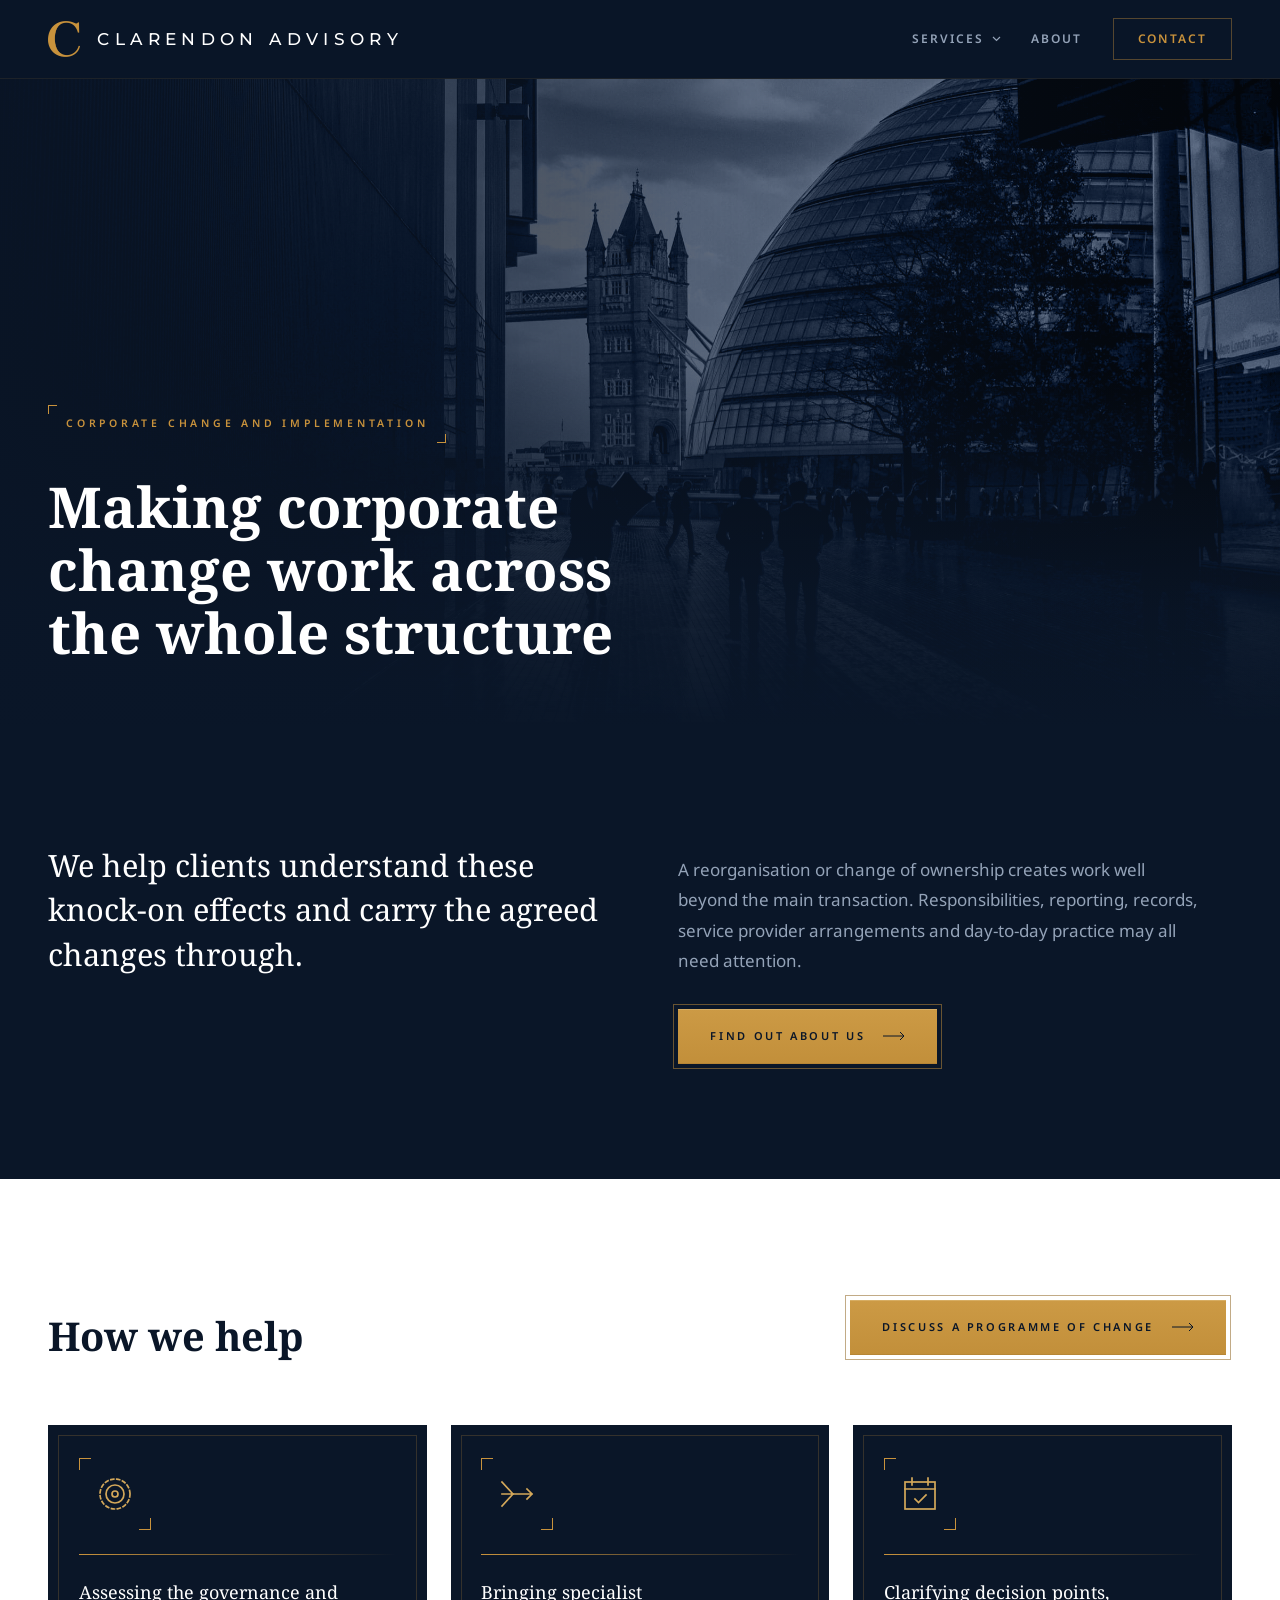
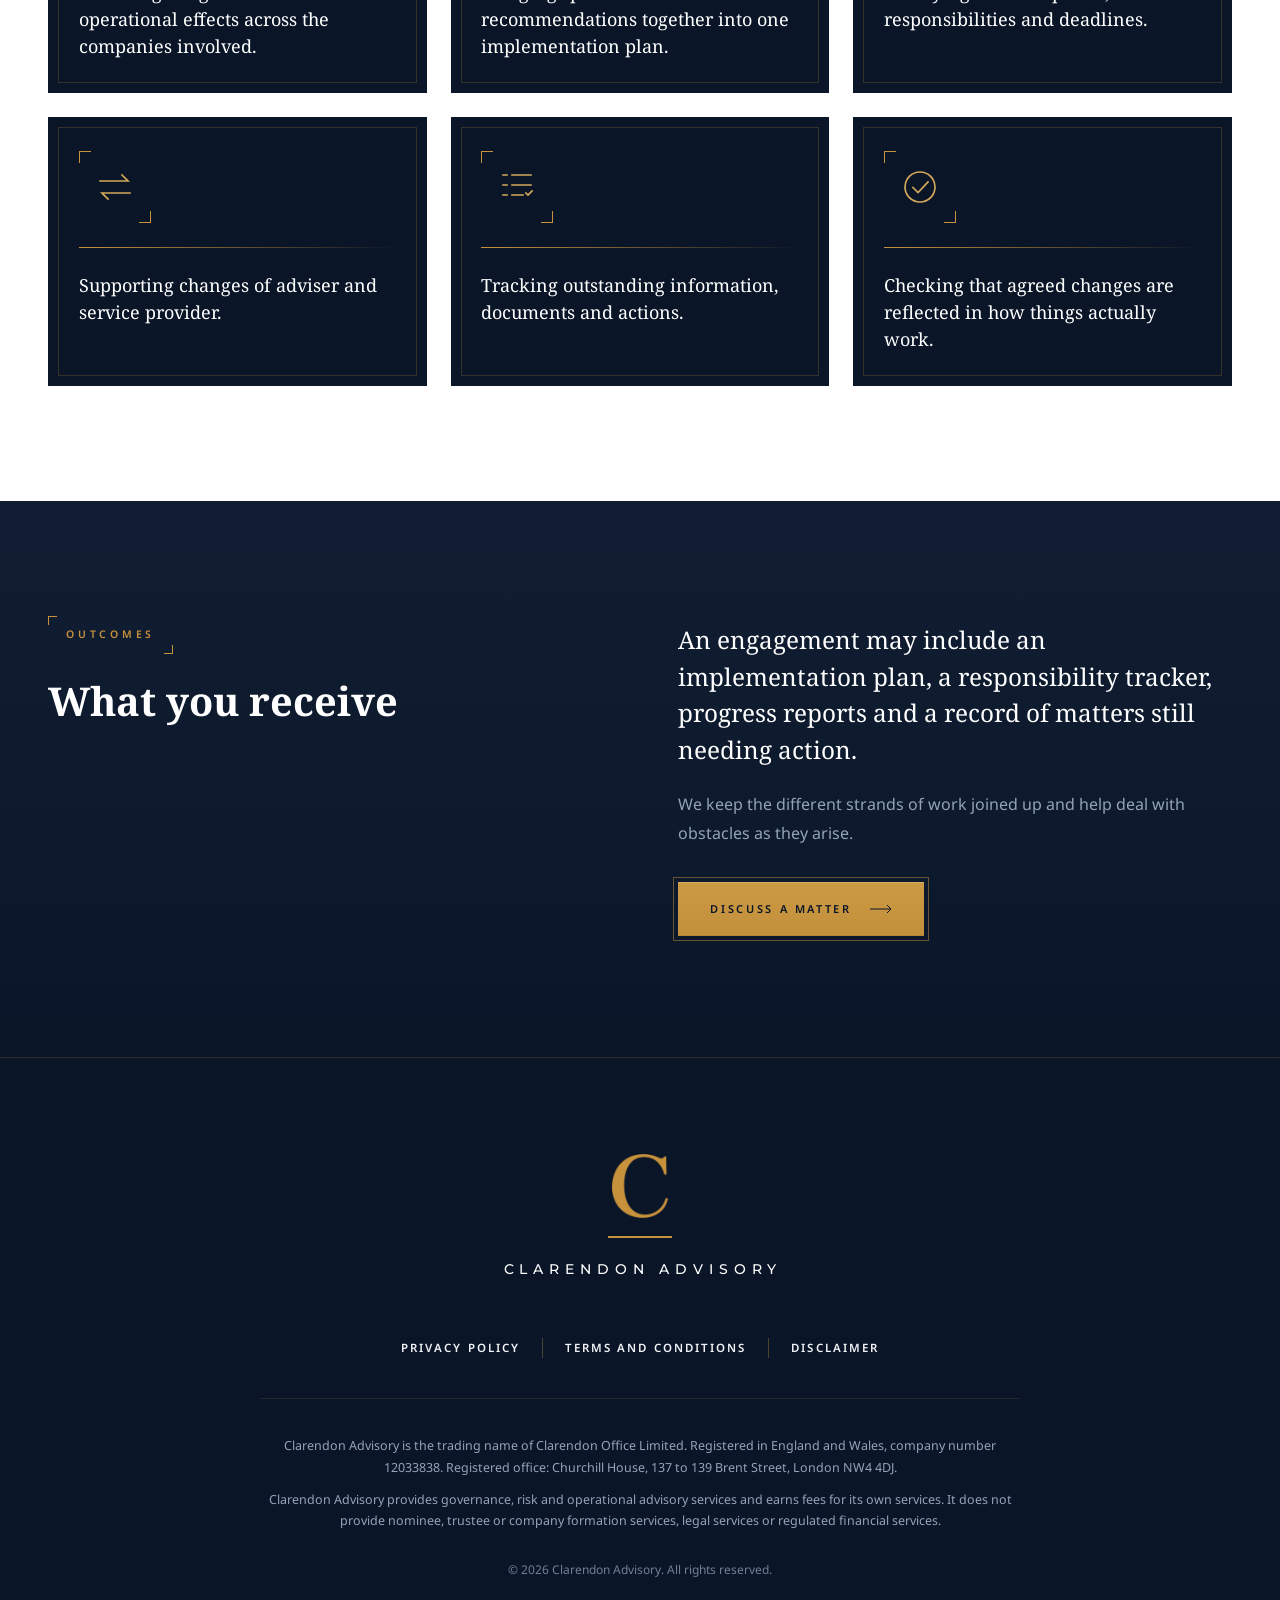
<file: services/change-and-implementation/index.html>
<!DOCTYPE html>
<html lang="en-GB">
<head>
<meta charset="utf-8">
<meta name="viewport" content="width=device-width, initial-scale=1">
<title>Corporate Change and Implementation | Clarendon Advisory</title>
<meta name="description" content="A reorganisation or change of ownership creates work well beyond the main transaction. Responsibilities, reporting, records, service provider arrangements and day-to-day practice may all need attention.">
<meta name="robots" content="noindex, nofollow">
<meta name="theme-color" content="#0a1628">
<link rel="icon" type="image/png" href="../../assets/img/favicon.png">
<link rel="preconnect" href="https://fonts.googleapis.com">
<link rel="preconnect" href="https://fonts.gstatic.com" crossorigin>
<link rel="stylesheet" href="https://fonts.googleapis.com/css2?family=Montserrat:wght@400;500&family=Noto+Sans:wght@400;500;600&family=Noto+Serif:ital,wght@0,400;0,700;1,400;1,700&display=swap">
<link rel="preload" as="image" href="../../assets/img/tower-bridge-passage.jpg">
<link rel="stylesheet" href="../../assets/css/style.css?v=1.14.4">
<script>if(!matchMedia('(prefers-reduced-motion: reduce)').matches&&'IntersectionObserver'in window){document.documentElement.classList.add('motion');setTimeout(function(){document.documentElement.classList.add('motion-failsafe')},4000)}</script>
<script src="../../assets/js/main.js?v=1.14.4" defer></script>
</head>
<body class="page-service">

<svg width="0" height="0" style="position:absolute" aria-hidden="true">
  <defs>
    <pattern id="cubes" width="62.354" height="108" patternUnits="userSpaceOnUse"><path d="M31.18 0.00L62.35 18.00L62.35 54.00L31.18 72.00L0.00 54.00L0.00 18.00Z M0.00 18.00L31.18 36.00L62.35 18.00 M31.18 36.00L31.18 72.00 M62.35 54.00L93.53 72.00L93.53 108.00L62.35 126.00L31.18 108.00L31.18 72.00Z M31.18 72.00L62.35 90.00L93.53 72.00 M62.35 90.00L62.35 126.00 M0.00 54.00L31.18 72.00L31.18 108.00L0.00 126.00L-31.18 108.00L-31.18 72.00Z M-31.18 72.00L0.00 90.00L31.18 72.00 M0.00 90.00L0.00 126.00 M31.18 108.00L62.35 126.00L62.35 162.00L31.18 180.00L0.00 162.00L0.00 126.00Z M0.00 126.00L31.18 144.00L62.35 126.00 M31.18 144.00L31.18 180.00 M62.35 -54.00L93.53 -36.00L93.53 0.00L62.35 18.00L31.18 0.00L31.18 -36.00Z M31.18 -36.00L62.35 -18.00L93.53 -36.00 M62.35 -18.00L62.35 18.00 M0.00 -54.00L31.18 -36.00L31.18 0.00L0.00 18.00L-31.18 0.00L-31.18 -36.00Z M-31.18 -36.00L0.00 -18.00L31.18 -36.00 M0.00 -18.00L0.00 18.00" fill="none" stroke="#c8923c" stroke-width="1"/></pattern>
    <symbol id="arrow" viewBox="0 0 22 10"><path d="M0 5h21M17 1l4 4-4 4" fill="none" stroke="currentColor" stroke-width="1"/></symbol>
  </defs>
</svg>

<header class="site-header" data-header>
  <div class="site-header__inner">
    <a class="wordmark" href="../../"><img class="wordmark__mark" src="../../assets/img/c-mark.png" alt="" width="32" height="36"><span class="wordmark__text">Clarendon Advisory</span></a>
    <button class="menu-toggle" type="button" aria-label="Menu" aria-expanded="false" aria-controls="site-nav" data-menu-toggle><span></span><span></span><span></span></button>
    <nav class="site-nav" id="site-nav" data-nav>
      <div class="nav-item nav-item--sub">
        <a href="../../#services" class="nav-item__link">Services <svg class="nav-item__caret" width="9" height="6" viewBox="0 0 9 6" aria-hidden="true"><path d="M1 1l3.5 3.5L8 1" fill="none" stroke="currentColor" stroke-width="1.2"/></svg></a>
        <div class="subnav">
          <a href="../governance-and-structure-reviews/">Corporate Governance and Structure Reviews</a>
          <a href="../board-and-director-support/">Board and Director Governance Support</a>
          <a href="../family-office-governance/">Family Office Governance and Operational Risk</a>
          <a href="./">Corporate Change and Implementation</a>
          <a href="../support-during-disputes/">Governance Support Alongside Disputes and Legal Proceedings</a>
        </div>
      </div>
      <a href="../../about/">About</a>
      <a class="site-nav__cta" href="../../contact/">Contact</a>
    </nav>
  </div>
</header>

<main class="page-service">

<section id="top" class="hero svc-hero">
  <img class="hero__img" src="../../assets/img/tower-bridge-passage.jpg" alt="" aria-hidden="true" style="object-position:60% 50%" data-hero-img>
  <div class="tint"></div>
  <div class="hero__shade"></div>
  <div class="hero__content wrap" data-hero-content>
    <div class="hero__text" data-reveal="1">
      <div class="eyebrow eyebrow--gold">Corporate Change and Implementation</div>
      <h1>Making corporate change work across the whole structure</h1>
    </div>
  </div>
</section>

<section class="section section--navy">
  <div class="wrap section__pad intro">
    <p class="intro__lead" data-reveal="1">We help clients understand these knock-on effects and carry the agreed changes through.</p>
    <div class="intro__side" data-reveal="2">
        <p class="body body--17 body--dark">A reorganisation or change of ownership creates work well beyond the main transaction. Responsibilities, reporting, records, service provider arrangements and day-to-day practice may all need attention.</p>
      <div class="btn-row">
        <a class="btn btn--primary" href="../../about/">Find out about us <svg width="22" height="10" aria-hidden="true"><use href="#arrow"/></svg></a>
      </div>
    </div>
  </div>
</section>

  <section class="section section--white svc-band">
    <div class="wrap section__pad">
      <div class="svc-band__top" data-reveal="1">
        <div class="svc-band__head">
          <h2 class="h2">How we help</h2>
        </div>
        <div class="btn-pad"><a class="btn btn--primary" href="mailto:info@clarendonadvisory.com">Discuss a programme of change <svg width="22" height="10" aria-hidden="true"><use href="#arrow"/></svg></a></div>
      </div>
      <ul class="svc-cards">
          <li class="svc-card" data-reveal="1"><span class="icon icon--light"><svg viewBox="0 0 40 40" width="40" height="40" aria-hidden="true"><circle cx="20" cy="20" r="3"/><circle cx="20" cy="20" r="9"/><circle cx="20" cy="20" r="15" stroke-dasharray="3 3"/></svg></span><span class="svc-card__rule" aria-hidden="true"></span><p class="svc-card__text">Assessing the governance and operational effects across the companies involved.</p></li>
          <li class="svc-card" data-reveal="2"><span class="icon icon--light"><svg viewBox="0 0 40 40" width="40" height="40" aria-hidden="true"><path d="M5 8l11 12M5 32l11-12M5 20h11"/><path d="M16 20h19M30 15l5 5-5 5"/></svg></span><span class="svc-card__rule" aria-hidden="true"></span><p class="svc-card__text">Bringing specialist recommendations together into one implementation plan.</p></li>
          <li class="svc-card" data-reveal="3"><span class="icon icon--light"><svg viewBox="0 0 40 40" width="40" height="40" aria-hidden="true"><rect x="5" y="8" width="30" height="27"/><path d="M5 15h30M12 4v7M28 4v7"/><path d="M15 25l3.5 3.5L26 21"/></svg></span><span class="svc-card__rule" aria-hidden="true"></span><p class="svc-card__text">Clarifying decision points, responsibilities and deadlines.</p></li>
          <li class="svc-card" data-reveal="1"><span class="icon icon--light"><svg viewBox="0 0 40 40" width="40" height="40" aria-hidden="true"><path d="M5 14h28l-6-6M35 26H7l6 6"/></svg></span><span class="svc-card__rule" aria-hidden="true"></span><p class="svc-card__text">Supporting changes of adviser and service provider.</p></li>
          <li class="svc-card" data-reveal="2"><span class="icon icon--light"><svg viewBox="0 0 40 40" width="40" height="40" aria-hidden="true"><path d="M6 8h4M6 18h4M6 28h4"/><path d="M15 8h19M15 18h19M15 28h11"/><path d="M29 26l2 2 4-4"/></svg></span><span class="svc-card__rule" aria-hidden="true"></span><p class="svc-card__text">Tracking outstanding information, documents and actions.</p></li>
          <li class="svc-card" data-reveal="3"><span class="icon icon--light"><svg viewBox="0 0 40 40" width="40" height="40" aria-hidden="true"><circle cx="20" cy="20" r="15"/><path d="M13 20.5l5 5L28 15"/></svg></span><span class="svc-card__rule" aria-hidden="true"></span><p class="svc-card__text">Checking that agreed changes are reflected in how things actually work.</p></li>
      </ul>
    </div>
  </section>
  <section class="svc-receive">
    <div class="wrap section__pad svc-receive__inner">
      <div class="svc-receive__head" data-reveal="1">
        <div class="eyebrow eyebrow--gold">Outcomes</div>
        <h2 class="h2">What you receive</h2>
      </div>
      <div class="svc-receive__copy" data-reveal="2">
        <p class="svc-receive__lead">An engagement may include an implementation plan, a responsibility tracker, progress reports and a record of matters still needing action.</p>
        <p class="body body--dark">We keep the different strands of work joined up and help deal with obstacles as they arise.</p>
        <div class="btn-pad"><a class="btn btn--primary" href="mailto:info@clarendonadvisory.com">Discuss a matter <svg width="22" height="10" aria-hidden="true"><use href="#arrow"/></svg></a></div>
      </div>
    </div>
  </section>

</main>

<footer class="site-footer">
  <div class="wrap site-footer__inner">
    <a class="footer-mark" href="../../" aria-label="Clarendon Advisory, back to top">
      <img class="footer-mark__c" src="../../assets/img/c-mark.png" alt="" width="56" height="64" loading="lazy">
      <span class="footer-mark__rule" aria-hidden="true"></span>
      <span class="footer-mark__name">Clarendon Advisory</span>
    </a>
    <nav class="site-footer__nav" aria-label="Legal">
      <a href="../../privacy-and-cookie-policy/">Privacy Policy</a>
      <a href="https://clarendonadvisory.com/terms">Terms and Conditions</a>
      <a href="https://clarendonadvisory.com/disclaimer">Disclaimer</a>
    </nav>
    <div class="site-footer__legal">
      <p>Clarendon Advisory is the trading name of Clarendon Office Limited. Registered in England and Wales, company number 12033838. Registered office: Churchill House, 137 to 139 Brent Street, London NW4 4DJ.</p>
      <p>Clarendon Advisory provides governance, risk and operational advisory services and earns fees for its own services. It does not provide nominee, trustee or company formation services, legal services or regulated financial services.</p>
    </div>
    <p class="site-footer__copy">© 2026 Clarendon Advisory. All rights reserved.</p>
  </div>
</footer>

</body>
</html>
</file>
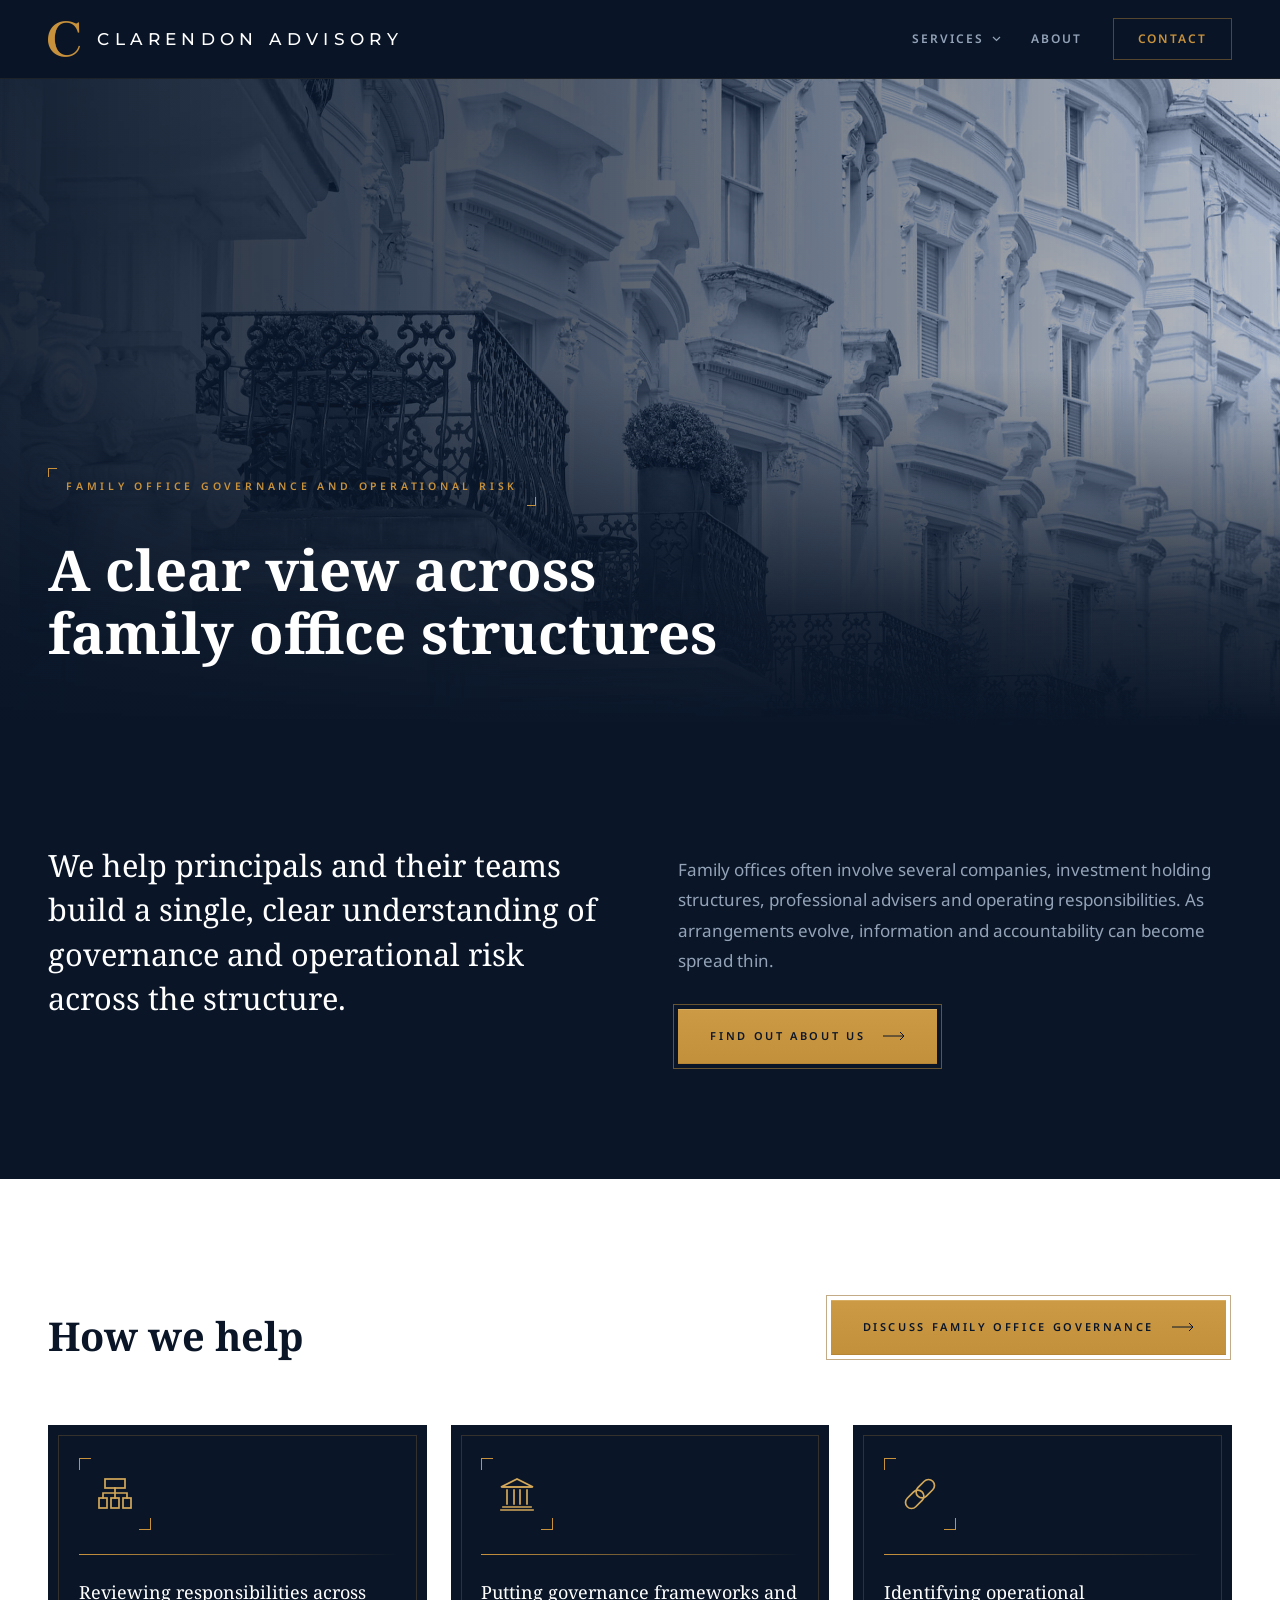
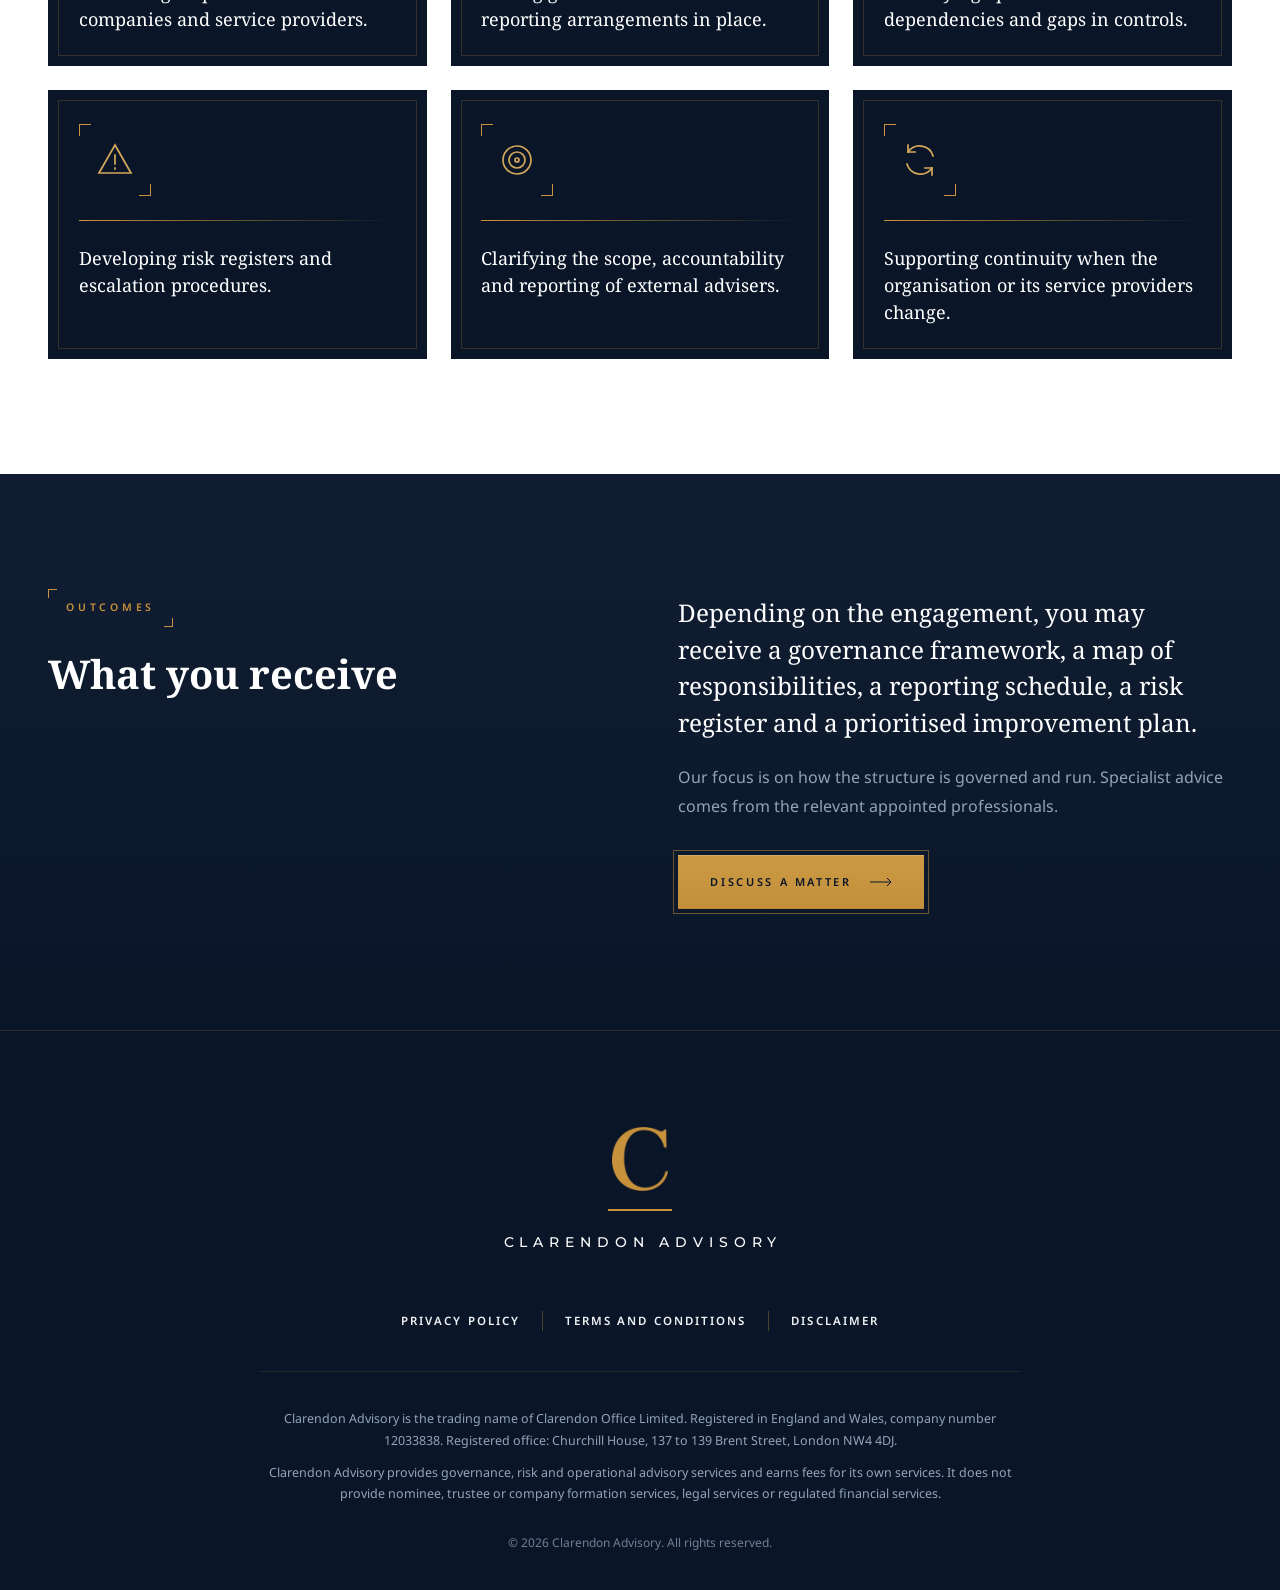
<file: services/family-office-governance/index.html>
<!DOCTYPE html>
<html lang="en-GB">
<head>
<meta charset="utf-8">
<meta name="viewport" content="width=device-width, initial-scale=1">
<title>Family Office Governance and Operational Risk | Clarendon Advisory</title>
<meta name="description" content="Family offices often involve several companies, investment holding structures, professional advisers and operating responsibilities. As arrangements evolve, information and accountability can become spread thin.">
<meta name="robots" content="noindex, nofollow">
<meta name="theme-color" content="#0a1628">
<link rel="icon" type="image/png" href="../../assets/img/favicon.png">
<link rel="preconnect" href="https://fonts.googleapis.com">
<link rel="preconnect" href="https://fonts.gstatic.com" crossorigin>
<link rel="stylesheet" href="https://fonts.googleapis.com/css2?family=Montserrat:wght@400;500&family=Noto+Sans:wght@400;500;600&family=Noto+Serif:ital,wght@0,400;0,700;1,400;1,700&display=swap">
<link rel="preload" as="image" href="../../assets/img/belgravia-townhouses.jpg">
<link rel="stylesheet" href="../../assets/css/style.css?v=1.14.4">
<script>if(!matchMedia('(prefers-reduced-motion: reduce)').matches&&'IntersectionObserver'in window){document.documentElement.classList.add('motion');setTimeout(function(){document.documentElement.classList.add('motion-failsafe')},4000)}</script>
<script src="../../assets/js/main.js?v=1.14.4" defer></script>
</head>
<body class="page-service">

<svg width="0" height="0" style="position:absolute" aria-hidden="true">
  <defs>
    <pattern id="cubes" width="62.354" height="108" patternUnits="userSpaceOnUse"><path d="M31.18 0.00L62.35 18.00L62.35 54.00L31.18 72.00L0.00 54.00L0.00 18.00Z M0.00 18.00L31.18 36.00L62.35 18.00 M31.18 36.00L31.18 72.00 M62.35 54.00L93.53 72.00L93.53 108.00L62.35 126.00L31.18 108.00L31.18 72.00Z M31.18 72.00L62.35 90.00L93.53 72.00 M62.35 90.00L62.35 126.00 M0.00 54.00L31.18 72.00L31.18 108.00L0.00 126.00L-31.18 108.00L-31.18 72.00Z M-31.18 72.00L0.00 90.00L31.18 72.00 M0.00 90.00L0.00 126.00 M31.18 108.00L62.35 126.00L62.35 162.00L31.18 180.00L0.00 162.00L0.00 126.00Z M0.00 126.00L31.18 144.00L62.35 126.00 M31.18 144.00L31.18 180.00 M62.35 -54.00L93.53 -36.00L93.53 0.00L62.35 18.00L31.18 0.00L31.18 -36.00Z M31.18 -36.00L62.35 -18.00L93.53 -36.00 M62.35 -18.00L62.35 18.00 M0.00 -54.00L31.18 -36.00L31.18 0.00L0.00 18.00L-31.18 0.00L-31.18 -36.00Z M-31.18 -36.00L0.00 -18.00L31.18 -36.00 M0.00 -18.00L0.00 18.00" fill="none" stroke="#c8923c" stroke-width="1"/></pattern>
    <symbol id="arrow" viewBox="0 0 22 10"><path d="M0 5h21M17 1l4 4-4 4" fill="none" stroke="currentColor" stroke-width="1"/></symbol>
  </defs>
</svg>

<header class="site-header" data-header>
  <div class="site-header__inner">
    <a class="wordmark" href="../../"><img class="wordmark__mark" src="../../assets/img/c-mark.png" alt="" width="32" height="36"><span class="wordmark__text">Clarendon Advisory</span></a>
    <button class="menu-toggle" type="button" aria-label="Menu" aria-expanded="false" aria-controls="site-nav" data-menu-toggle><span></span><span></span><span></span></button>
    <nav class="site-nav" id="site-nav" data-nav>
      <div class="nav-item nav-item--sub">
        <a href="../../#services" class="nav-item__link">Services <svg class="nav-item__caret" width="9" height="6" viewBox="0 0 9 6" aria-hidden="true"><path d="M1 1l3.5 3.5L8 1" fill="none" stroke="currentColor" stroke-width="1.2"/></svg></a>
        <div class="subnav">
          <a href="../governance-and-structure-reviews/">Corporate Governance and Structure Reviews</a>
          <a href="../board-and-director-support/">Board and Director Governance Support</a>
          <a href="./">Family Office Governance and Operational Risk</a>
          <a href="../change-and-implementation/">Corporate Change and Implementation</a>
          <a href="../support-during-disputes/">Governance Support Alongside Disputes and Legal Proceedings</a>
        </div>
      </div>
      <a href="../../about/">About</a>
      <a class="site-nav__cta" href="../../contact/">Contact</a>
    </nav>
  </div>
</header>

<main class="page-service">

<section id="top" class="hero svc-hero">
  <img class="hero__img" src="../../assets/img/belgravia-townhouses.jpg" alt="" aria-hidden="true" style="object-position:50% 50%" data-hero-img>
  <div class="tint"></div>
  <div class="hero__shade"></div>
  <div class="hero__content wrap" data-hero-content>
    <div class="hero__text" data-reveal="1">
      <div class="eyebrow eyebrow--gold">Family Office Governance and Operational Risk</div>
      <h1>A clear view across family office structures</h1>
    </div>
  </div>
</section>

<section class="section section--navy">
  <div class="wrap section__pad intro">
    <p class="intro__lead" data-reveal="1">We help principals and their teams build a single, clear understanding of governance and operational risk across the structure.</p>
    <div class="intro__side" data-reveal="2">
        <p class="body body--17 body--dark">Family offices often involve several companies, investment holding structures, professional advisers and operating responsibilities. As arrangements evolve, information and accountability can become spread thin.</p>
      <div class="btn-row">
        <a class="btn btn--primary" href="../../about/">Find out about us <svg width="22" height="10" aria-hidden="true"><use href="#arrow"/></svg></a>
      </div>
    </div>
  </div>
</section>

  <section class="section section--white svc-band">
    <div class="wrap section__pad">
      <div class="svc-band__top" data-reveal="1">
        <div class="svc-band__head">
          <h2 class="h2">How we help</h2>
        </div>
        <div class="btn-pad"><a class="btn btn--primary" href="mailto:info@clarendonadvisory.com">Discuss family office governance <svg width="22" height="10" aria-hidden="true"><use href="#arrow"/></svg></a></div>
      </div>
      <ul class="svc-cards">
          <li class="svc-card" data-reveal="1"><span class="icon icon--light"><svg viewBox="0 0 40 40" width="40" height="40" aria-hidden="true"><rect x="10" y="5" width="20" height="9"/><path d="M20 14v5M8 19h24M8 19v5M20 19v5M32 19v5"/><rect x="4" y="24" width="8" height="10"/><rect x="16" y="24" width="8" height="10"/><rect x="28" y="24" width="8" height="10"/></svg></span><span class="svc-card__rule" aria-hidden="true"></span><p class="svc-card__text">Reviewing responsibilities across companies and service providers.</p></li>
          <li class="svc-card" data-reveal="2"><span class="icon icon--light"><svg viewBox="0 0 40 40" width="40" height="40" aria-hidden="true"><path d="M4 13L20 5l16 8z"/><path d="M6 13h28M6 33h28M4 36h32"/><path d="M10 16v14M17 16v14M23 16v14M30 16v14"/></svg></span><span class="svc-card__rule" aria-hidden="true"></span><p class="svc-card__text">Putting governance frameworks and reporting arrangements in place.</p></li>
          <li class="svc-card" data-reveal="3"><span class="icon icon--light"><svg viewBox="0 0 40 40" width="40" height="40" aria-hidden="true"><g transform="rotate(-45 20 20)"><rect x="2" y="14" width="21" height="12" rx="6"/><rect x="17" y="14" width="21" height="12" rx="6"/></g></svg></span><span class="svc-card__rule" aria-hidden="true"></span><p class="svc-card__text">Identifying operational dependencies and gaps in controls.</p></li>
          <li class="svc-card" data-reveal="1"><span class="icon icon--light"><svg viewBox="0 0 40 40" width="40" height="40" aria-hidden="true"><path d="M20 5l16 28H4z"/><path d="M20 15v9M20 28v1"/></svg></span><span class="svc-card__rule" aria-hidden="true"></span><p class="svc-card__text">Developing risk registers and escalation procedures.</p></li>
          <li class="svc-card" data-reveal="2"><span class="icon icon--light"><svg viewBox="0 0 40 40" width="40" height="40" aria-hidden="true"><circle cx="20" cy="20" r="14"/><circle cx="20" cy="20" r="8"/><circle cx="20" cy="20" r="2"/></svg></span><span class="svc-card__rule" aria-hidden="true"></span><p class="svc-card__text">Clarifying the scope, accountability and reporting of external advisers.</p></li>
          <li class="svc-card" data-reveal="3"><span class="icon icon--light"><svg viewBox="0 0 40 40" width="40" height="40" aria-hidden="true"><path d="M33 16A14 14 0 0 0 8 12"/><path d="M8 5v7h7"/><path d="M7 24a14 14 0 0 0 25 4"/><path d="M32 35v-7h-7"/></svg></span><span class="svc-card__rule" aria-hidden="true"></span><p class="svc-card__text">Supporting continuity when the organisation or its service providers change.</p></li>
      </ul>
    </div>
  </section>
  <section class="svc-receive">
    <div class="wrap section__pad svc-receive__inner">
      <div class="svc-receive__head" data-reveal="1">
        <div class="eyebrow eyebrow--gold">Outcomes</div>
        <h2 class="h2">What you receive</h2>
      </div>
      <div class="svc-receive__copy" data-reveal="2">
        <p class="svc-receive__lead">Depending on the engagement, you may receive a governance framework, a map of responsibilities, a reporting schedule, a risk register and a prioritised improvement plan.</p>
        <p class="body body--dark">Our focus is on how the structure is governed and run. Specialist advice comes from the relevant appointed professionals.</p>
        <div class="btn-pad"><a class="btn btn--primary" href="mailto:info@clarendonadvisory.com">Discuss a matter <svg width="22" height="10" aria-hidden="true"><use href="#arrow"/></svg></a></div>
      </div>
    </div>
  </section>

</main>

<footer class="site-footer">
  <div class="wrap site-footer__inner">
    <a class="footer-mark" href="../../" aria-label="Clarendon Advisory, back to top">
      <img class="footer-mark__c" src="../../assets/img/c-mark.png" alt="" width="56" height="64" loading="lazy">
      <span class="footer-mark__rule" aria-hidden="true"></span>
      <span class="footer-mark__name">Clarendon Advisory</span>
    </a>
    <nav class="site-footer__nav" aria-label="Legal">
      <a href="../../privacy-and-cookie-policy/">Privacy Policy</a>
      <a href="https://clarendonadvisory.com/terms">Terms and Conditions</a>
      <a href="https://clarendonadvisory.com/disclaimer">Disclaimer</a>
    </nav>
    <div class="site-footer__legal">
      <p>Clarendon Advisory is the trading name of Clarendon Office Limited. Registered in England and Wales, company number 12033838. Registered office: Churchill House, 137 to 139 Brent Street, London NW4 4DJ.</p>
      <p>Clarendon Advisory provides governance, risk and operational advisory services and earns fees for its own services. It does not provide nominee, trustee or company formation services, legal services or regulated financial services.</p>
    </div>
    <p class="site-footer__copy">© 2026 Clarendon Advisory. All rights reserved.</p>
  </div>
</footer>

</body>
</html>
</file>
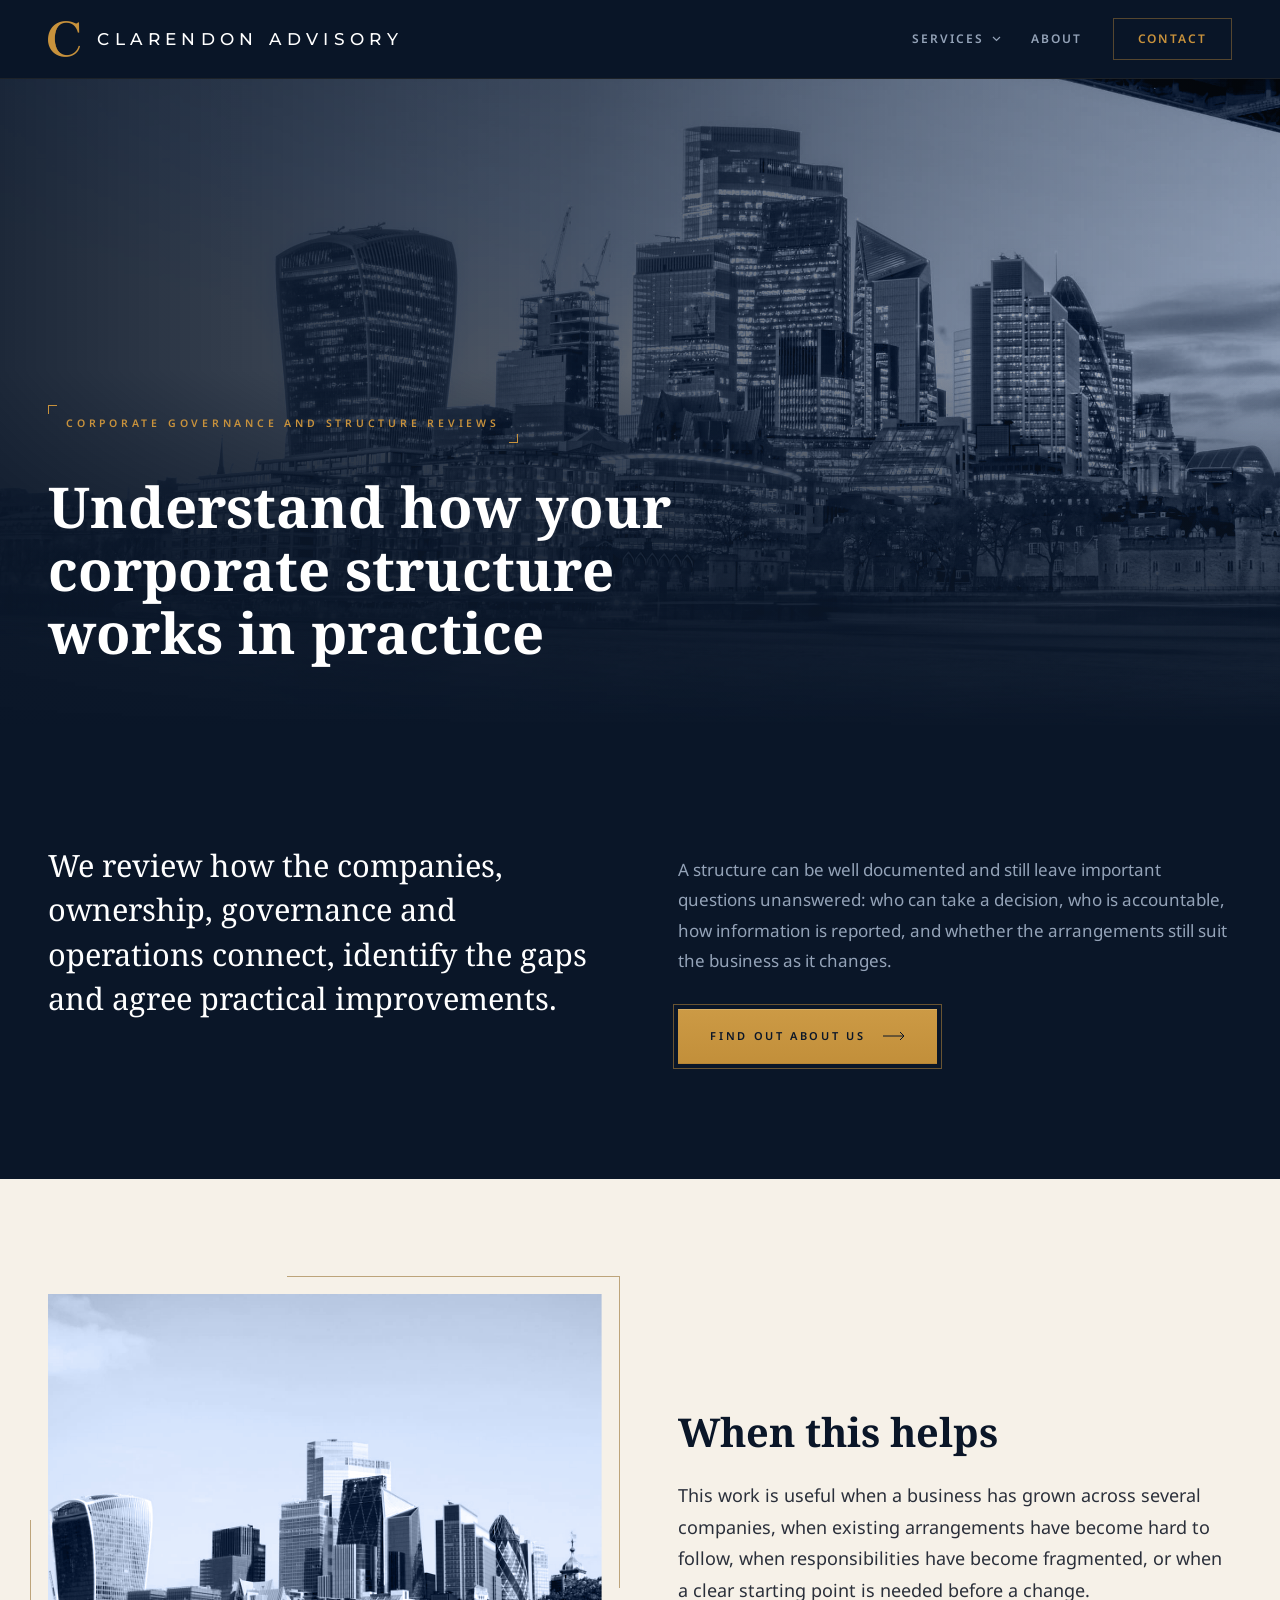
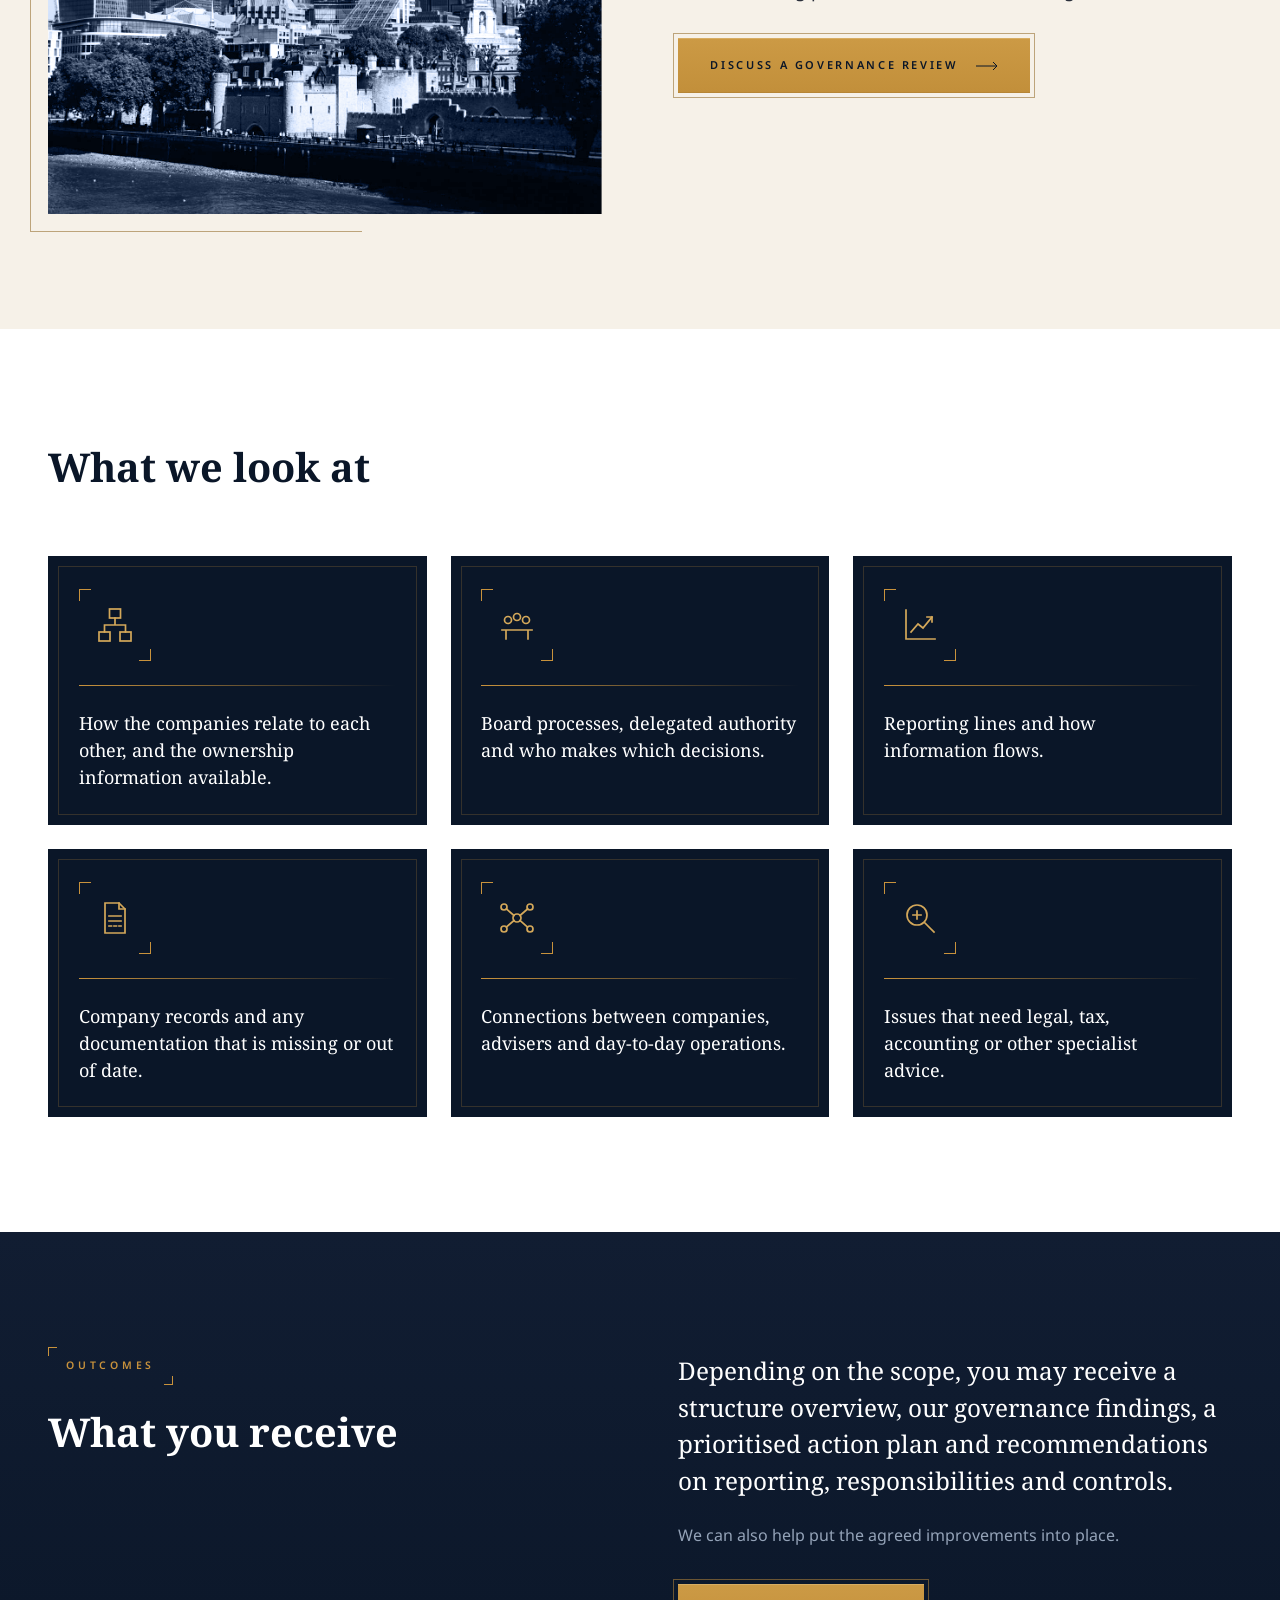
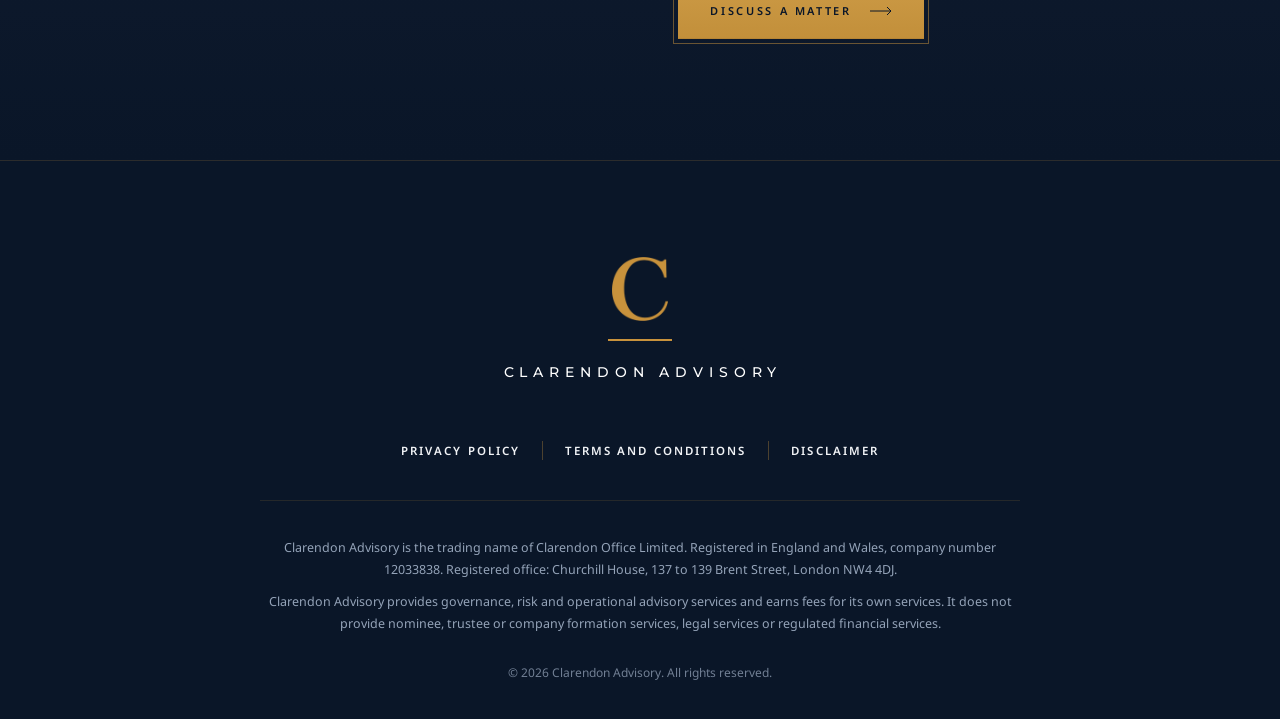
<file: services/governance-and-structure-reviews/index.html>
<!DOCTYPE html>
<html lang="en-GB">
<head>
<meta charset="utf-8">
<meta name="viewport" content="width=device-width, initial-scale=1">
<title>Corporate Governance and Structure Reviews | Clarendon Advisory</title>
<meta name="description" content="A structure can be well documented and still leave important questions unanswered: who can take a decision, who is accountable, how information is reported, and whether the arrangements still suit the business as it changes.">
<meta name="robots" content="noindex, nofollow">
<meta name="theme-color" content="#0a1628">
<link rel="icon" type="image/png" href="../../assets/img/favicon.png">
<link rel="preconnect" href="https://fonts.googleapis.com">
<link rel="preconnect" href="https://fonts.gstatic.com" crossorigin>
<link rel="stylesheet" href="https://fonts.googleapis.com/css2?family=Montserrat:wght@400;500&family=Noto+Sans:wght@400;500;600&family=Noto+Serif:ital,wght@0,400;0,700;1,400;1,700&display=swap">
<link rel="preload" as="image" href="../../assets/img/city-dusk.jpg">
<link rel="stylesheet" href="../../assets/css/style.css?v=1.14.4">
<script>if(!matchMedia('(prefers-reduced-motion: reduce)').matches&&'IntersectionObserver'in window){document.documentElement.classList.add('motion');setTimeout(function(){document.documentElement.classList.add('motion-failsafe')},4000)}</script>
<script src="../../assets/js/main.js?v=1.14.4" defer></script>
</head>
<body class="page-service">

<svg width="0" height="0" style="position:absolute" aria-hidden="true">
  <defs>
    <pattern id="cubes" width="62.354" height="108" patternUnits="userSpaceOnUse"><path d="M31.18 0.00L62.35 18.00L62.35 54.00L31.18 72.00L0.00 54.00L0.00 18.00Z M0.00 18.00L31.18 36.00L62.35 18.00 M31.18 36.00L31.18 72.00 M62.35 54.00L93.53 72.00L93.53 108.00L62.35 126.00L31.18 108.00L31.18 72.00Z M31.18 72.00L62.35 90.00L93.53 72.00 M62.35 90.00L62.35 126.00 M0.00 54.00L31.18 72.00L31.18 108.00L0.00 126.00L-31.18 108.00L-31.18 72.00Z M-31.18 72.00L0.00 90.00L31.18 72.00 M0.00 90.00L0.00 126.00 M31.18 108.00L62.35 126.00L62.35 162.00L31.18 180.00L0.00 162.00L0.00 126.00Z M0.00 126.00L31.18 144.00L62.35 126.00 M31.18 144.00L31.18 180.00 M62.35 -54.00L93.53 -36.00L93.53 0.00L62.35 18.00L31.18 0.00L31.18 -36.00Z M31.18 -36.00L62.35 -18.00L93.53 -36.00 M62.35 -18.00L62.35 18.00 M0.00 -54.00L31.18 -36.00L31.18 0.00L0.00 18.00L-31.18 0.00L-31.18 -36.00Z M-31.18 -36.00L0.00 -18.00L31.18 -36.00 M0.00 -18.00L0.00 18.00" fill="none" stroke="#c8923c" stroke-width="1"/></pattern>
    <symbol id="arrow" viewBox="0 0 22 10"><path d="M0 5h21M17 1l4 4-4 4" fill="none" stroke="currentColor" stroke-width="1"/></symbol>
  </defs>
</svg>

<header class="site-header" data-header>
  <div class="site-header__inner">
    <a class="wordmark" href="../../"><img class="wordmark__mark" src="../../assets/img/c-mark.png" alt="" width="32" height="36"><span class="wordmark__text">Clarendon Advisory</span></a>
    <button class="menu-toggle" type="button" aria-label="Menu" aria-expanded="false" aria-controls="site-nav" data-menu-toggle><span></span><span></span><span></span></button>
    <nav class="site-nav" id="site-nav" data-nav>
      <div class="nav-item nav-item--sub">
        <a href="../../#services" class="nav-item__link">Services <svg class="nav-item__caret" width="9" height="6" viewBox="0 0 9 6" aria-hidden="true"><path d="M1 1l3.5 3.5L8 1" fill="none" stroke="currentColor" stroke-width="1.2"/></svg></a>
        <div class="subnav">
          <a href="./">Corporate Governance and Structure Reviews</a>
          <a href="../board-and-director-support/">Board and Director Governance Support</a>
          <a href="../family-office-governance/">Family Office Governance and Operational Risk</a>
          <a href="../change-and-implementation/">Corporate Change and Implementation</a>
          <a href="../support-during-disputes/">Governance Support Alongside Disputes and Legal Proceedings</a>
        </div>
      </div>
      <a href="../../about/">About</a>
      <a class="site-nav__cta" href="../../contact/">Contact</a>
    </nav>
  </div>
</header>

<main class="page-service">

<section id="top" class="hero svc-hero">
  <img class="hero__img" src="../../assets/img/city-dusk.jpg" alt="" aria-hidden="true" style="object-position:60% 55%" data-hero-img>
  <div class="tint"></div>
  <div class="hero__shade"></div>
  <div class="hero__content wrap" data-hero-content>
    <div class="hero__text" data-reveal="1">
      <div class="eyebrow eyebrow--gold">Corporate Governance and Structure Reviews</div>
      <h1>Understand how your corporate structure works in practice</h1>
    </div>
  </div>
</section>

<section class="section section--navy">
  <div class="wrap section__pad intro">
    <p class="intro__lead" data-reveal="1">We review how the companies, ownership, governance and operations connect, identify the gaps and agree practical improvements.</p>
    <div class="intro__side" data-reveal="2">
        <p class="body body--17 body--dark">A structure can be well documented and still leave important questions unanswered: who can take a decision, who is accountable, how information is reported, and whether the arrangements still suit the business as it changes.</p>
      <div class="btn-row">
        <a class="btn btn--primary" href="../../about/">Find out about us <svg width="22" height="10" aria-hidden="true"><use href="#arrow"/></svg></a>
      </div>
    </div>
  </div>
</section>

  <section class="section section--cream">
    <div class="wrap section__pad split split--advisers">
      <div class="figure figure--advisers" data-reveal="1">
        <div class="photo" data-photo><img src="../../assets/img/city-old-and-new.jpg" alt="" aria-hidden="true" loading="lazy" style="object-position:30% 50%"><div class="tint"></div></div>
        <div class="frame frame--up" data-frame></div>
      </div>
      <div class="split__text" data-reveal="2">
        <h2 class="h2">When this helps</h2>
        <p class="lead">This work is useful when a business has grown across several companies, when existing arrangements have become hard to follow, when responsibilities have become fragmented, or when a clear starting point is needed before a change.</p>
        <div class="btn-pad"><a class="btn btn--primary" href="mailto:info@clarendonadvisory.com">Discuss a governance review <svg width="22" height="10" aria-hidden="true"><use href="#arrow"/></svg></a></div>
      </div>
    </div>
  </section>
  <section class="section section--white svc-band">
    <div class="wrap section__pad">
      <div class="svc-band__top" data-reveal="1">
        <div class="svc-band__head">
          <h2 class="h2">What we look at</h2>
        </div>
      </div>
      <ul class="svc-cards">
          <li class="svc-card" data-reveal="1"><span class="icon icon--light"><svg viewBox="0 0 40 40" width="40" height="40" aria-hidden="true"><rect x="14.5" y="4" width="11" height="9"/><rect x="4" y="27" width="11" height="9"/><rect x="25" y="27" width="11" height="9"/><path d="M20 13v7M9.5 27v-7h21v7"/></svg></span><span class="svc-card__rule" aria-hidden="true"></span><p class="svc-card__text">How the companies relate to each other, and the ownership information available.</p></li>
          <li class="svc-card" data-reveal="2"><span class="icon icon--light"><svg viewBox="0 0 40 40" width="40" height="40" aria-hidden="true"><path d="M5 25h30M9 25v9M31 25v9"/><circle cx="11" cy="15" r="3.5"/><circle cx="20" cy="12" r="3.5"/><circle cx="29" cy="15" r="3.5"/></svg></span><span class="svc-card__rule" aria-hidden="true"></span><p class="svc-card__text">Board processes, delegated authority and who makes which decisions.</p></li>
          <li class="svc-card" data-reveal="3"><span class="icon icon--light"><svg viewBox="0 0 40 40" width="40" height="40" aria-hidden="true"><path d="M6 5v29h29"/><path d="M11 27l7-8 5 4 9-11"/><path d="M27 12h5v5"/></svg></span><span class="svc-card__rule" aria-hidden="true"></span><p class="svc-card__text">Reporting lines and how information flows.</p></li>
          <li class="svc-card" data-reveal="1"><span class="icon icon--light"><svg viewBox="0 0 40 40" width="40" height="40" aria-hidden="true"><path d="M10 5h14l6 6v24H10z"/><path d="M24 5v6h6"/><path d="M14 18h12M14 23h12"/><path d="M14 28h12" stroke-dasharray="2.5 2.5"/></svg></span><span class="svc-card__rule" aria-hidden="true"></span><p class="svc-card__text">Company records and any documentation that is missing or out of date.</p></li>
          <li class="svc-card" data-reveal="2"><span class="icon icon--light"><svg viewBox="0 0 40 40" width="40" height="40" aria-hidden="true"><circle cx="20" cy="20" r="4"/><circle cx="7" cy="9" r="3"/><circle cx="33" cy="9" r="3"/><circle cx="7" cy="31" r="3"/><circle cx="33" cy="31" r="3"/><path d="M9.5 11l7.5 6.5M30.5 11L23 17.5M9.5 29l7.5-6.5M30.5 29L23 22.5"/></svg></span><span class="svc-card__rule" aria-hidden="true"></span><p class="svc-card__text">Connections between companies, advisers and day-to-day operations.</p></li>
          <li class="svc-card" data-reveal="3"><span class="icon icon--light"><svg viewBox="0 0 40 40" width="40" height="40" aria-hidden="true"><circle cx="17" cy="17" r="10"/><path d="M24.5 24.5L34 34"/><path d="M13 17h8M17 13v8"/></svg></span><span class="svc-card__rule" aria-hidden="true"></span><p class="svc-card__text">Issues that need legal, tax, accounting or other specialist advice.</p></li>
      </ul>
    </div>
  </section>
  <section class="svc-receive">
    <div class="wrap section__pad svc-receive__inner">
      <div class="svc-receive__head" data-reveal="1">
        <div class="eyebrow eyebrow--gold">Outcomes</div>
        <h2 class="h2">What you receive</h2>
      </div>
      <div class="svc-receive__copy" data-reveal="2">
        <p class="svc-receive__lead">Depending on the scope, you may receive a structure overview, our governance findings, a prioritised action plan and recommendations on reporting, responsibilities and controls.</p>
        <p class="body body--dark">We can also help put the agreed improvements into place.</p>
        <div class="btn-pad"><a class="btn btn--primary" href="mailto:info@clarendonadvisory.com">Discuss a matter <svg width="22" height="10" aria-hidden="true"><use href="#arrow"/></svg></a></div>
      </div>
    </div>
  </section>

</main>

<footer class="site-footer">
  <div class="wrap site-footer__inner">
    <a class="footer-mark" href="../../" aria-label="Clarendon Advisory, back to top">
      <img class="footer-mark__c" src="../../assets/img/c-mark.png" alt="" width="56" height="64" loading="lazy">
      <span class="footer-mark__rule" aria-hidden="true"></span>
      <span class="footer-mark__name">Clarendon Advisory</span>
    </a>
    <nav class="site-footer__nav" aria-label="Legal">
      <a href="../../privacy-and-cookie-policy/">Privacy Policy</a>
      <a href="https://clarendonadvisory.com/terms">Terms and Conditions</a>
      <a href="https://clarendonadvisory.com/disclaimer">Disclaimer</a>
    </nav>
    <div class="site-footer__legal">
      <p>Clarendon Advisory is the trading name of Clarendon Office Limited. Registered in England and Wales, company number 12033838. Registered office: Churchill House, 137 to 139 Brent Street, London NW4 4DJ.</p>
      <p>Clarendon Advisory provides governance, risk and operational advisory services and earns fees for its own services. It does not provide nominee, trustee or company formation services, legal services or regulated financial services.</p>
    </div>
    <p class="site-footer__copy">© 2026 Clarendon Advisory. All rights reserved.</p>
  </div>
</footer>

</body>
</html>
</file>
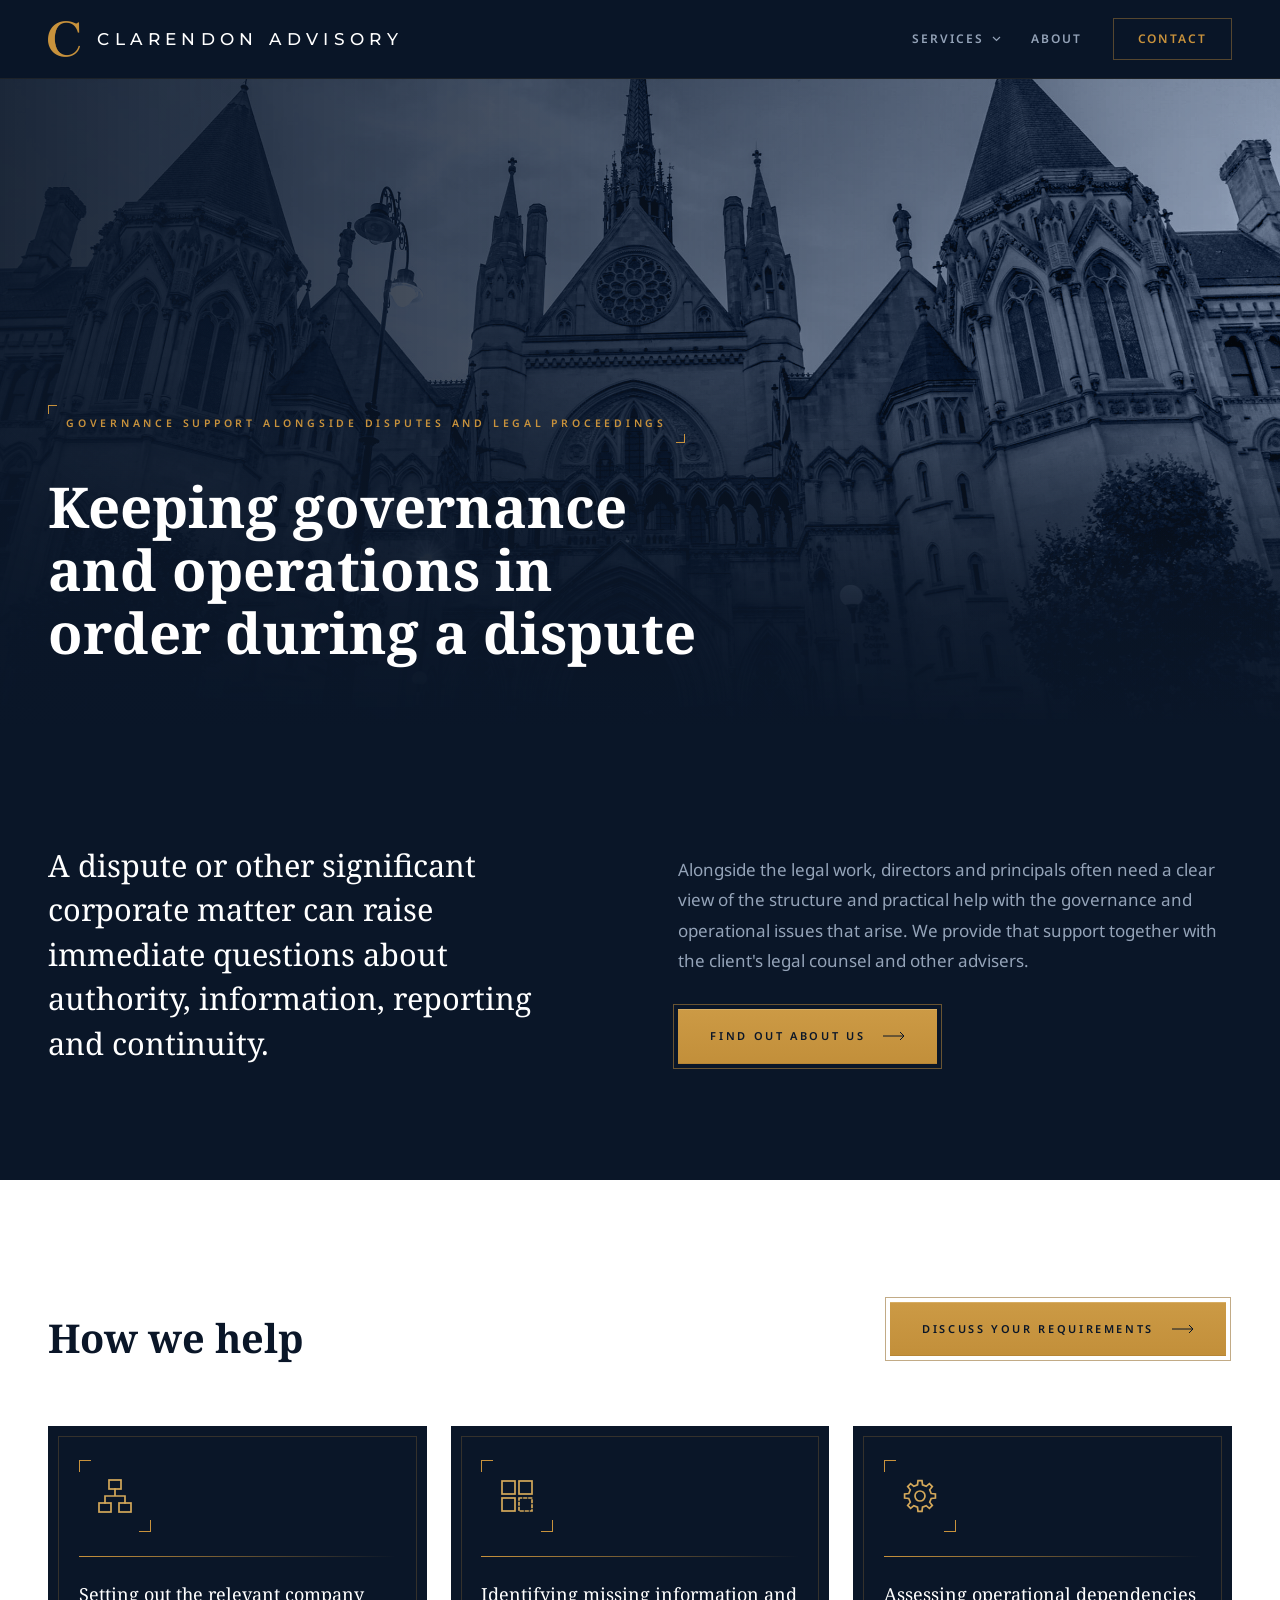
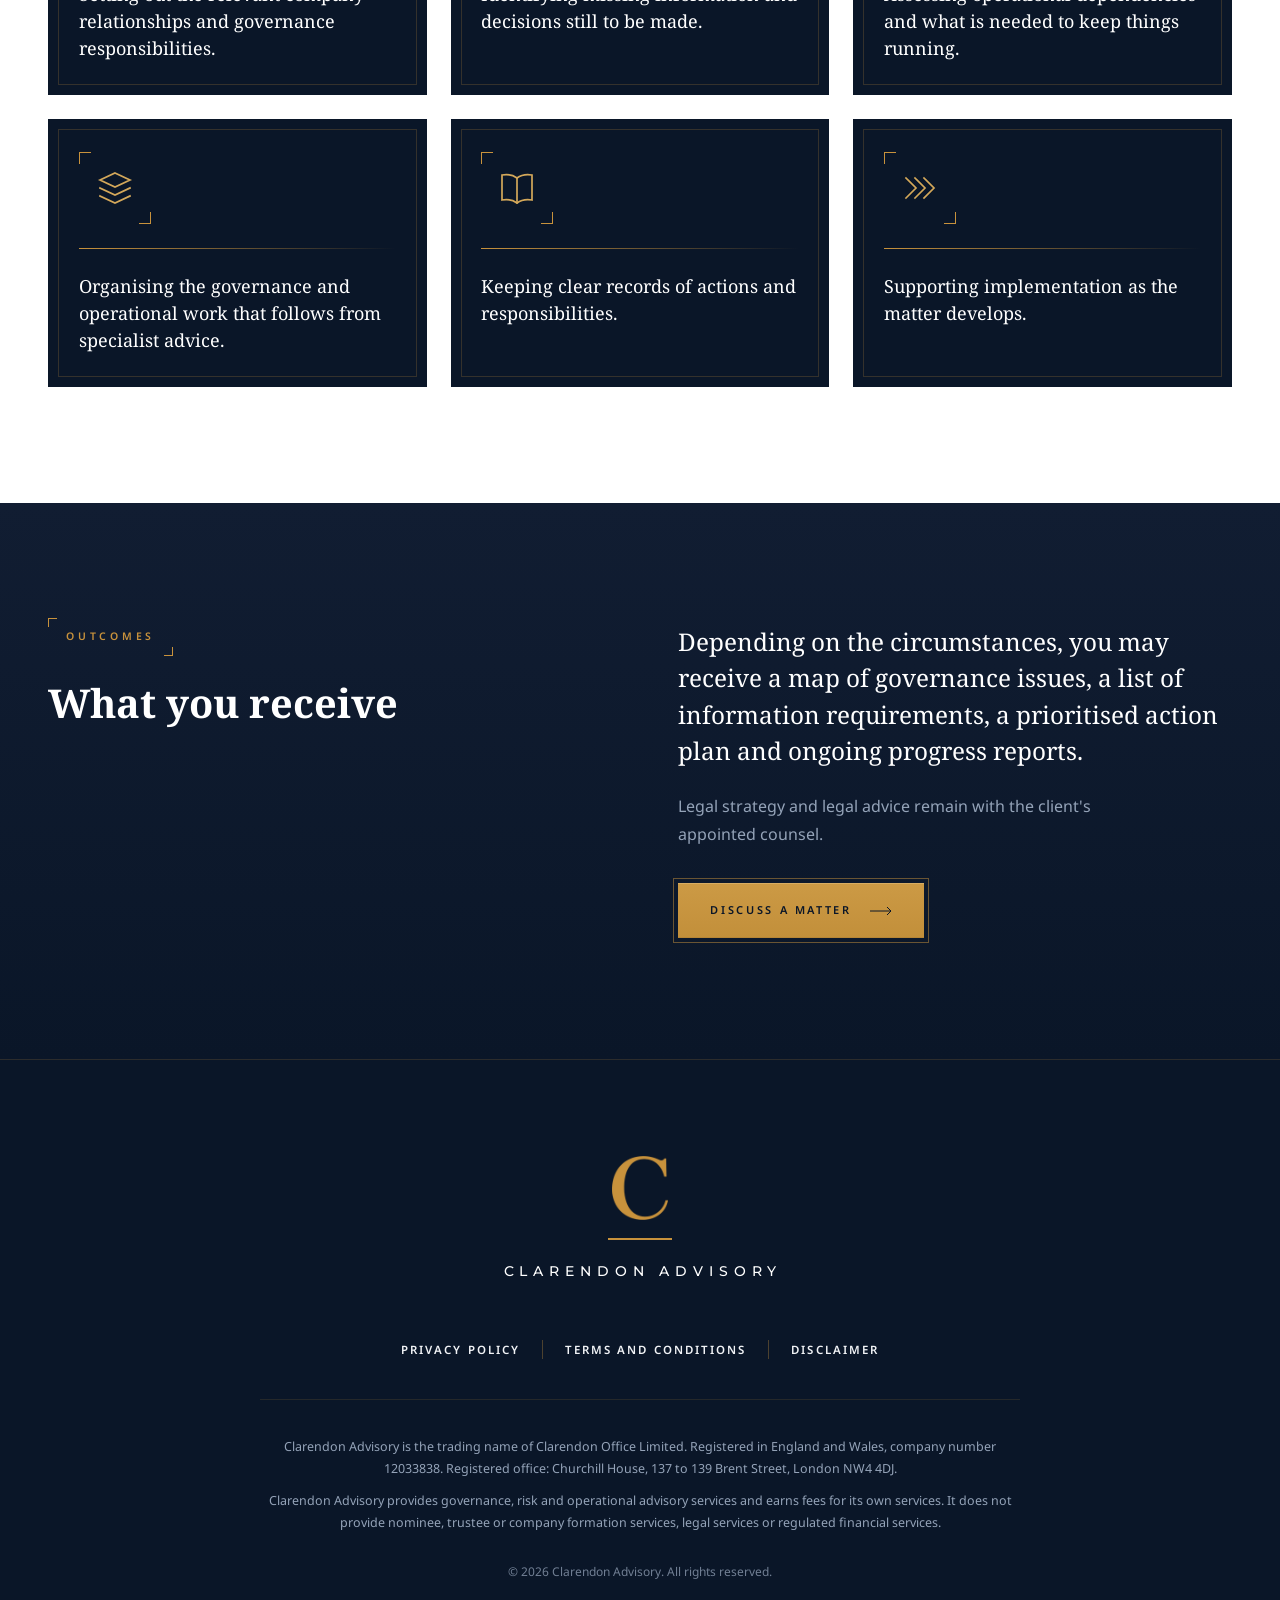
<file: services/support-during-disputes/index.html>
<!DOCTYPE html>
<html lang="en-GB">
<head>
<meta charset="utf-8">
<meta name="viewport" content="width=device-width, initial-scale=1">
<title>Governance Support Alongside Disputes and Legal Proceedings | Clarendon Advisory</title>
<meta name="description" content="A dispute or other significant corporate matter can raise immediate questions about authority, information, reporting and continuity.">
<meta name="robots" content="noindex, nofollow">
<meta name="theme-color" content="#0a1628">
<link rel="icon" type="image/png" href="../../assets/img/favicon.png">
<link rel="preconnect" href="https://fonts.googleapis.com">
<link rel="preconnect" href="https://fonts.gstatic.com" crossorigin>
<link rel="stylesheet" href="https://fonts.googleapis.com/css2?family=Montserrat:wght@400;500&family=Noto+Sans:wght@400;500;600&family=Noto+Serif:ital,wght@0,400;0,700;1,400;1,700&display=swap">
<link rel="preload" as="image" href="../../assets/img/royal-courts.jpg">
<link rel="stylesheet" href="../../assets/css/style.css?v=1.14.4">
<script>if(!matchMedia('(prefers-reduced-motion: reduce)').matches&&'IntersectionObserver'in window){document.documentElement.classList.add('motion');setTimeout(function(){document.documentElement.classList.add('motion-failsafe')},4000)}</script>
<script src="../../assets/js/main.js?v=1.14.4" defer></script>
</head>
<body class="page-service">

<svg width="0" height="0" style="position:absolute" aria-hidden="true">
  <defs>
    <pattern id="cubes" width="62.354" height="108" patternUnits="userSpaceOnUse"><path d="M31.18 0.00L62.35 18.00L62.35 54.00L31.18 72.00L0.00 54.00L0.00 18.00Z M0.00 18.00L31.18 36.00L62.35 18.00 M31.18 36.00L31.18 72.00 M62.35 54.00L93.53 72.00L93.53 108.00L62.35 126.00L31.18 108.00L31.18 72.00Z M31.18 72.00L62.35 90.00L93.53 72.00 M62.35 90.00L62.35 126.00 M0.00 54.00L31.18 72.00L31.18 108.00L0.00 126.00L-31.18 108.00L-31.18 72.00Z M-31.18 72.00L0.00 90.00L31.18 72.00 M0.00 90.00L0.00 126.00 M31.18 108.00L62.35 126.00L62.35 162.00L31.18 180.00L0.00 162.00L0.00 126.00Z M0.00 126.00L31.18 144.00L62.35 126.00 M31.18 144.00L31.18 180.00 M62.35 -54.00L93.53 -36.00L93.53 0.00L62.35 18.00L31.18 0.00L31.18 -36.00Z M31.18 -36.00L62.35 -18.00L93.53 -36.00 M62.35 -18.00L62.35 18.00 M0.00 -54.00L31.18 -36.00L31.18 0.00L0.00 18.00L-31.18 0.00L-31.18 -36.00Z M-31.18 -36.00L0.00 -18.00L31.18 -36.00 M0.00 -18.00L0.00 18.00" fill="none" stroke="#c8923c" stroke-width="1"/></pattern>
    <symbol id="arrow" viewBox="0 0 22 10"><path d="M0 5h21M17 1l4 4-4 4" fill="none" stroke="currentColor" stroke-width="1"/></symbol>
  </defs>
</svg>

<header class="site-header" data-header>
  <div class="site-header__inner">
    <a class="wordmark" href="../../"><img class="wordmark__mark" src="../../assets/img/c-mark.png" alt="" width="32" height="36"><span class="wordmark__text">Clarendon Advisory</span></a>
    <button class="menu-toggle" type="button" aria-label="Menu" aria-expanded="false" aria-controls="site-nav" data-menu-toggle><span></span><span></span><span></span></button>
    <nav class="site-nav" id="site-nav" data-nav>
      <div class="nav-item nav-item--sub">
        <a href="../../#services" class="nav-item__link">Services <svg class="nav-item__caret" width="9" height="6" viewBox="0 0 9 6" aria-hidden="true"><path d="M1 1l3.5 3.5L8 1" fill="none" stroke="currentColor" stroke-width="1.2"/></svg></a>
        <div class="subnav">
          <a href="../governance-and-structure-reviews/">Corporate Governance and Structure Reviews</a>
          <a href="../board-and-director-support/">Board and Director Governance Support</a>
          <a href="../family-office-governance/">Family Office Governance and Operational Risk</a>
          <a href="../change-and-implementation/">Corporate Change and Implementation</a>
          <a href="./">Governance Support Alongside Disputes and Legal Proceedings</a>
        </div>
      </div>
      <a href="../../about/">About</a>
      <a class="site-nav__cta" href="../../contact/">Contact</a>
    </nav>
  </div>
</header>

<main class="page-service">

<section id="top" class="hero svc-hero">
  <img class="hero__img" src="../../assets/img/royal-courts.jpg" alt="" aria-hidden="true" style="object-position:50% 45%" data-hero-img>
  <div class="tint"></div>
  <div class="hero__shade"></div>
  <div class="hero__content wrap" data-hero-content>
    <div class="hero__text" data-reveal="1">
      <div class="eyebrow eyebrow--gold">Governance Support Alongside Disputes and Legal Proceedings</div>
      <h1>Keeping governance and operations in order during a dispute</h1>
    </div>
  </div>
</section>

<section class="section section--navy">
  <div class="wrap section__pad intro">
    <p class="intro__lead" data-reveal="1">A dispute or other significant corporate matter can raise immediate questions about authority, information, reporting and continuity.</p>
    <div class="intro__side" data-reveal="2">
        <p class="body body--17 body--dark">Alongside the legal work, directors and principals often need a clear view of the structure and practical help with the governance and operational issues that arise. We provide that support together with the client's legal counsel and other advisers.</p>
      <div class="btn-row">
        <a class="btn btn--primary" href="../../about/">Find out about us <svg width="22" height="10" aria-hidden="true"><use href="#arrow"/></svg></a>
      </div>
    </div>
  </div>
</section>

  <section class="section section--white svc-band">
    <div class="wrap section__pad">
      <div class="svc-band__top" data-reveal="1">
        <div class="svc-band__head">
          <h2 class="h2">How we help</h2>
        </div>
        <div class="btn-pad"><a class="btn btn--primary" href="mailto:info@clarendonadvisory.com">Discuss your requirements <svg width="22" height="10" aria-hidden="true"><use href="#arrow"/></svg></a></div>
      </div>
      <ul class="svc-cards">
          <li class="svc-card" data-reveal="1"><span class="icon icon--light"><svg viewBox="0 0 40 40" width="40" height="40" aria-hidden="true"><rect x="14" y="4" width="12" height="9"/><rect x="4" y="27" width="12" height="9"/><rect x="24" y="27" width="12" height="9"/><path d="M20 13v7M10 27v-7h20v7"/></svg></span><span class="svc-card__rule" aria-hidden="true"></span><p class="svc-card__text">Setting out the relevant company relationships and governance responsibilities.</p></li>
          <li class="svc-card" data-reveal="2"><span class="icon icon--light"><svg viewBox="0 0 40 40" width="40" height="40" aria-hidden="true"><rect x="5" y="5" width="13" height="13"/><rect x="22" y="5" width="13" height="13"/><rect x="5" y="22" width="13" height="13"/><rect x="22" y="22" width="13" height="13" stroke-dasharray="2.5 2.5"/></svg></span><span class="svc-card__rule" aria-hidden="true"></span><p class="svc-card__text">Identifying missing information and decisions still to be made.</p></li>
          <li class="svc-card" data-reveal="3"><span class="icon icon--light"><svg viewBox="0 0 40 40" width="40" height="40" aria-hidden="true"><path d="M31.2 17.5 L35.4 18.0 L35.4 22.0 L31.2 22.5 L29.7 26.2 L32.3 29.4 L29.4 32.3 L26.2 29.7 L22.5 31.2 L22.0 35.4 L18.0 35.4 L17.5 31.2 L13.8 29.7 L10.6 32.3 L7.7 29.4 L10.3 26.2 L8.8 22.5 L4.6 22.0 L4.6 18.0 L8.8 17.5 L10.3 13.8 L7.7 10.6 L10.6 7.7 L13.8 10.3 L17.5 8.8 L18.0 4.6 L22.0 4.6 L22.5 8.8 L26.2 10.3 L29.4 7.7 L32.3 10.6 L29.7 13.8Z"/><circle cx="20" cy="20" r="5"/></svg></span><span class="svc-card__rule" aria-hidden="true"></span><p class="svc-card__text">Assessing operational dependencies and what is needed to keep things running.</p></li>
          <li class="svc-card" data-reveal="1"><span class="icon icon--light"><svg viewBox="0 0 40 40" width="40" height="40" aria-hidden="true"><path d="M20 5l15 7-15 7-15-7z"/><path d="M5 20l15 7 15-7"/><path d="M5 28l15 7 15-7"/></svg></span><span class="svc-card__rule" aria-hidden="true"></span><p class="svc-card__text">Organising the governance and operational work that follows from specialist advice.</p></li>
          <li class="svc-card" data-reveal="2"><span class="icon icon--light"><svg viewBox="0 0 40 40" width="40" height="40" aria-hidden="true"><path d="M20 10c-4-3-9-4-15-3v25c6-1 11 0 15 3 4-3 9-4 15-3V7c-6-1-11 0-15 3z"/><path d="M20 10v25"/></svg></span><span class="svc-card__rule" aria-hidden="true"></span><p class="svc-card__text">Keeping clear records of actions and responsibilities.</p></li>
          <li class="svc-card" data-reveal="3"><span class="icon icon--light"><svg viewBox="0 0 40 40" width="40" height="40" aria-hidden="true"><path d="M6 10l10 10-10 10M15 10l10 10-10 10M24 10l10 10-10 10"/></svg></span><span class="svc-card__rule" aria-hidden="true"></span><p class="svc-card__text">Supporting implementation as the matter develops.</p></li>
      </ul>
    </div>
  </section>
  <section class="svc-receive">
    <div class="wrap section__pad svc-receive__inner">
      <div class="svc-receive__head" data-reveal="1">
        <div class="eyebrow eyebrow--gold">Outcomes</div>
        <h2 class="h2">What you receive</h2>
      </div>
      <div class="svc-receive__copy" data-reveal="2">
        <p class="svc-receive__lead">Depending on the circumstances, you may receive a map of governance issues, a list of information requirements, a prioritised action plan and ongoing progress reports.</p>
        <p class="body body--dark">Legal strategy and legal advice remain with the client's appointed counsel.</p>
        <div class="btn-pad"><a class="btn btn--primary" href="mailto:info@clarendonadvisory.com">Discuss a matter <svg width="22" height="10" aria-hidden="true"><use href="#arrow"/></svg></a></div>
      </div>
    </div>
  </section>

</main>

<footer class="site-footer">
  <div class="wrap site-footer__inner">
    <a class="footer-mark" href="../../" aria-label="Clarendon Advisory, back to top">
      <img class="footer-mark__c" src="../../assets/img/c-mark.png" alt="" width="56" height="64" loading="lazy">
      <span class="footer-mark__rule" aria-hidden="true"></span>
      <span class="footer-mark__name">Clarendon Advisory</span>
    </a>
    <nav class="site-footer__nav" aria-label="Legal">
      <a href="../../privacy-and-cookie-policy/">Privacy Policy</a>
      <a href="https://clarendonadvisory.com/terms">Terms and Conditions</a>
      <a href="https://clarendonadvisory.com/disclaimer">Disclaimer</a>
    </nav>
    <div class="site-footer__legal">
      <p>Clarendon Advisory is the trading name of Clarendon Office Limited. Registered in England and Wales, company number 12033838. Registered office: Churchill House, 137 to 139 Brent Street, London NW4 4DJ.</p>
      <p>Clarendon Advisory provides governance, risk and operational advisory services and earns fees for its own services. It does not provide nominee, trustee or company formation services, legal services or regulated financial services.</p>
    </div>
    <p class="site-footer__copy">© 2026 Clarendon Advisory. All rights reserved.</p>
  </div>
</footer>

</body>
</html>
</file>
<file: assets/css/style.css>
/* Clarendon Advisory homepage. Built from the "design_handoff_clarendon_homepage" Claude Design handoff. */

:root {
  --navy-900: #0a1628;
  --navy-800: #111d32;
  --navy-700: #162744;
  /* Business card golds: foil on navy, print gold on white and cream */
  --foil: #c8923c;
  --foil-rgb: 200, 146, 60;
  --print-gold: #86590f;
  --gold: var(--foil);
  --gold-rgb: var(--foil-rgb);
  --gold-light: #d4a85a;
  --gold-deep: #86590f;
  --cream: #f6f1e8;
  --white: #ffffff;
  --ink: #2a2f3a;
  --slate: #4a5568;
  --silver: #94a3b8;
  --mist: #f1f3f6;
  --rule-light: rgba(10, 22, 40, 0.12);

  --serif: 'Noto Serif', Georgia, 'Times New Roman', serif;
  --sans: 'Noto Sans', -apple-system, BlinkMacSystemFont, 'Segoe UI', sans-serif;
  --brand: 'Montserrat', 'Noto Sans', sans-serif;
  --ease: cubic-bezier(.16, 1, .3, 1);
  --gutter: clamp(20px, 4vw, 48px);
  --pad-y: clamp(72px, 9vw, 128px);
}

*, *::before, *::after { box-sizing: border-box; }
html { scroll-behavior: smooth; scroll-padding-top: 70px; }
body {
  margin: 0;
  background: var(--navy-900);
  color: var(--mist);
  font-family: var(--sans);
  font-weight: 400;
  line-height: 1.7;
  -webkit-font-smoothing: antialiased;
  overflow-x: clip;
}
img { display: block; max-width: 100%; }
a { color: inherit; text-decoration: none; }
a:hover { color: var(--gold); }
::selection { background: var(--gold); color: var(--navy-900); }
h1, h2, h3 { font-weight: 400; }
p { text-wrap: pretty; }

.wrap { max-width: 1280px; margin: 0 auto; padding-left: var(--gutter); padding-right: var(--gutter); box-sizing: content-box; }
/* the hero container is border-box in the design, unlike the rest */
.hero__content.wrap { box-sizing: border-box; }
.section__pad { padding-top: var(--pad-y); padding-bottom: var(--pad-y); }

.section--navy { background: var(--navy-900); color: var(--white); }
.section--cream { background: var(--cream); color: var(--navy-900); }
.section--white { background: var(--white); color: var(--navy-900); }
.section--cream, .section--white { --gold: var(--print-gold); --gold-rgb: 134, 89, 15; }
.section--ruled { border-top: 1px solid rgba(10, 22, 40, 0.08); }

/* ---------- Type ---------- */
.h2 {
  margin: 0;
  font-family: var(--serif);
  font-weight: 700;
  font-size: clamp(1.85rem, 3.1vw, 2.7rem);
  line-height: 1.2;
  text-wrap: balance;
}
.lead { margin: 0; font-size: 18px; line-height: 1.75; color: var(--ink); }
.lead--dark { color: var(--mist); }
.body { margin: 0; font-size: 16px; line-height: 1.8; color: var(--slate); }
.body--dark { color: var(--silver); }
.body--17 { font-size: 17px; }

/* Crop-mark eyebrow */
.eyebrow {
  display: inline-flex;
  align-self: flex-start;
  position: relative;
  padding: 10px 18px;
  font-size: 10.5px;
  font-weight: 600;
  letter-spacing: 0.36em;
  line-height: 1.7;
  text-transform: uppercase;
  color: var(--navy-700);
}
.eyebrow::before, .eyebrow::after {
  content: "";
  position: absolute;
  width: 9px;
  height: 9px;
}
.eyebrow::before { top: 0; left: 0; border-top: 1px solid var(--gold); border-left: 1px solid var(--gold); }
.eyebrow::after { bottom: 0; right: 0; border-bottom: 1px solid var(--gold); border-right: 1px solid var(--gold); }
.eyebrow--gold { color: var(--foil); }

.section-head { display: flex; flex-direction: column; gap: 24px; }
.section-head--center { align-items: center; text-align: center; gap: 22px; }
.section-head--center .eyebrow { align-self: center; }

/* ---------- Buttons ---------- */
.btn {
  display: inline-flex;
  align-items: center;
  gap: 18px;
  font-size: 11px;
  font-weight: 600;
  letter-spacing: 0.24em;
  line-height: 1.7;
  text-transform: uppercase;
  outline-offset: 4px;
  transition: all .45s var(--ease);
}
.btn svg { flex: none; }
.btn--primary {
  padding: 18px 32px;
  background: var(--foil) linear-gradient(180deg, #cc9a45 0%, #c28f3a 100%);
  color: var(--navy-900);
  outline: 1px solid rgba(var(--gold-rgb), 0.5);
  /* small foil bevel, matching the hero "control" */
  box-shadow: inset 0 1px 0 rgba(255, 242, 206, 0.22), inset 0 -1px 0 rgba(84, 56, 12, 0.1);
}
.btn--primary:hover {
  background: var(--gold-light) linear-gradient(180deg, #d6ad62 0%, #cfa354 100%);
  outline-offset: 6px;
  color: var(--navy-900);
}
.btn--secondary {
  padding: 17px 32px;
  border: 1px solid var(--gold);
  color: var(--gold-light);
  outline: 1px solid rgba(var(--gold-rgb), 0.25);
}
.btn--secondary svg { color: var(--gold); }
.btn--secondary:hover { background: rgba(var(--gold-rgb), 0.08); outline-offset: 6px; color: var(--gold-light); }
.btn-row { display: flex; flex-wrap: wrap; gap: 20px; padding: 6px; margin: -6px; }
.btn-pad { padding: 6px; margin-left: -6px; }
.split__text .btn-pad, .contact__head .btn-pad { padding-top: 8px; }

/* ---------- Fine-line icon in crop marks ---------- */
.icon {
  position: relative;
  width: 72px;
  height: 72px;
  display: flex;
  align-items: center;
  justify-content: center;
  flex: none;
}
.icon::before, .icon::after { content: ""; position: absolute; width: 12px; height: 12px; }
.icon::before { top: 0; left: 0; border-top: 1.5px solid var(--gold); border-left: 1.5px solid var(--gold); }
.icon::after { bottom: 0; right: 0; border-bottom: 1.5px solid var(--gold); border-right: 1.5px solid var(--gold); }
.icon svg { fill: none; stroke: var(--gold-deep); stroke-width: 1.7; stroke-linecap: square; stroke-linejoin: miter; }
.icon--light svg { stroke: var(--gold-light); }

/* ---------- Photograph treatment ---------- */
.tint { position: absolute; inset: 0; background: var(--navy-700); mix-blend-mode: color; opacity: 0.9; pointer-events: none; }
.photo { position: absolute; inset: 0; overflow: hidden; }
.photo img {
  position: absolute;
  inset: 0;
  width: 100%;
  height: 100%;
  object-fit: cover;
  filter: grayscale(1) contrast(1.08) brightness(1.02);
}
.photo__fade { position: absolute; inset: 0; background: linear-gradient(180deg, rgba(10, 22, 40, 0) 50%, rgba(10, 22, 40, 0.5) 100%); }
.photo__fade--soft { background: linear-gradient(180deg, rgba(10, 22, 40, 0) 55%, rgba(10, 22, 40, 0.45) 100%); }
.frame { position: absolute; pointer-events: none; }
/* Photo frame = the founder portrait's two L-shaped gold corners (Emma, 2026-10-15), used site-wide */
.frame--down, .frame--up { inset: 0; }
.frame::before, .frame::after { content: ""; position: absolute; width: 60%; height: 60%; }
.frame::before { top: -18px; right: -18px; border-top: 1px solid rgba(var(--gold-rgb), 0.5); border-right: 1px solid rgba(var(--gold-rgb), 0.5); }
.frame::after { bottom: -18px; left: -18px; border-bottom: 1px solid rgba(var(--gold-rgb), 0.5); border-left: 1px solid rgba(var(--gold-rgb), 0.5); }

/* Isometric cube pattern */
.cubes { position: absolute; pointer-events: none; max-width: 100%; }
.cubes--br {
  right: 0; bottom: 0; opacity: 0.22;
  -webkit-mask-image: radial-gradient(ellipse 100% 100% at 100% 100%, #000 10%, rgba(0, 0, 0, 0.5) 45%, transparent 75%);
  mask-image: radial-gradient(ellipse 100% 100% at 100% 100%, #000 10%, rgba(0, 0, 0, 0.5) 45%, transparent 75%);
}
.cubes--tl {
  left: 0; top: 0; opacity: 0.26;
  -webkit-mask-image: radial-gradient(ellipse 100% 100% at 0% 0%, #000 10%, rgba(0, 0, 0, 0.5) 45%, transparent 75%);
  mask-image: radial-gradient(ellipse 100% 100% at 0% 0%, #000 10%, rgba(0, 0, 0, 0.5) 45%, transparent 75%);
}

/* ---------- Header ---------- */
.site-header {
  position: sticky;
  top: 0;
  z-index: 20;
  background: rgba(10, 22, 40, 0.95);
  -webkit-backdrop-filter: blur(20px);
  backdrop-filter: blur(20px);
  border-bottom: 1px solid rgba(var(--gold-rgb), 0.1);
}
.site-header__inner {
  position: relative;
  max-width: 1280px;
  margin: 0 auto;
  box-sizing: content-box;
  padding: 18px var(--gutter);
  display: flex;
  align-items: center;
  justify-content: space-between;
  gap: 24px;
}
.wordmark {
  font-family: var(--brand);
  font-size: clamp(0.82rem, 2.9vw, 1.05rem);
  font-weight: 500;
  letter-spacing: 0.32em;
  text-transform: uppercase;
  color: var(--white);
  white-space: nowrap;
}
.wordmark:hover { color: var(--white); }
.wordmark { display: inline-flex; align-items: center; gap: clamp(12px, 1.4vw, 18px); }
.wordmark__mark { width: auto; height: clamp(28px, 3vw, 36px); flex: none; }
.wordmark--footer { font-size: 0.95rem; }

.site-nav {
  display: flex;
  align-items: center;
  gap: clamp(16px, 2.4vw, 36px);
  font-size: 12px;
  letter-spacing: 0.16em;
  text-transform: uppercase;
}
.site-nav a { color: var(--silver); font-weight: 600; }
.site-nav a:hover { color: var(--white); }
.site-nav a.site-nav__cta {
  padding: 10px 24px;
  border: 1px solid rgba(var(--gold-rgb), 0.4);
  color: var(--gold);
  transition: all .3s;
}
.site-nav a.site-nav__cta:hover { background: var(--gold); color: var(--navy-900); border-color: var(--gold); }

/* Services dropdown */
.nav-item { position: relative; display: flex; align-items: center; }
.nav-item__link { display: inline-flex; align-items: center; gap: 8px; }
.nav-item__caret { transition: transform .3s var(--ease); }
.subnav {
  position: absolute;
  top: 100%;
  right: -24px;
  z-index: 30;
  width: max-content;
  max-width: min(480px, 90vw);
  margin-top: 22px;
  padding: 10px 0;
  display: flex;
  flex-direction: column;
  background: rgba(10, 22, 40, 0.98);
  border: 1px solid rgba(var(--gold-rgb), 0.18);
  border-top: 2px solid var(--foil);
  opacity: 0;
  visibility: hidden;
  transform: translateY(6px);
  transition: opacity .3s var(--ease), transform .3s var(--ease), visibility .3s;
  text-transform: none;
  letter-spacing: 0;
}
.subnav::before { content: ""; position: absolute; left: 0; right: 0; top: -24px; height: 24px; } /* hover bridge */
.subnav a {
  padding: 12px 24px;
  font-family: var(--serif);
  font-size: 16px;
  font-weight: 400;
  line-height: 1.35;
  color: var(--mist) !important;
  transition: background .3s, color .3s;
}
.subnav a:hover { background: rgba(var(--foil-rgb), 0.08); color: var(--foil) !important; }
.nav-item--sub:hover .subnav, .nav-item--sub:focus-within .subnav { opacity: 1; visibility: visible; transform: none; }
.nav-item--sub:hover .nav-item__caret, .nav-item--sub:focus-within .nav-item__caret { transform: rotate(180deg); }

.menu-toggle {
  display: none;
  flex-direction: column;
  gap: 5px;
  padding: 10px 4px;
  background: none;
  border: none;
  cursor: pointer;
}
.menu-toggle span { display: block; width: 24px; height: 1.5px; background: var(--white); }

@media (max-width: 1199px) {
  .menu-toggle { display: flex; }
  .site-nav {
    display: none;
    flex-direction: column;
    align-items: flex-start;
    gap: 24px;
    position: absolute;
    top: 100%;
    left: 0;
    right: 0;
    padding: 32px var(--gutter);
    background: rgba(10, 22, 40, 0.98);
    -webkit-backdrop-filter: blur(20px);
    backdrop-filter: blur(20px);
    border-bottom: 1px solid rgba(var(--gold-rgb), 0.1);
  }
  .site-header.is-open .site-nav { display: flex; }
  .nav-item { flex-direction: column; align-items: flex-start; gap: 14px; }
  .nav-item__caret { display: none; }
  .subnav {
    position: static;
    right: auto;
    min-width: 0;
    margin: 0;
    padding: 0 0 0 16px;
    background: none;
    border: 0;
    border-left: 1px solid rgba(var(--foil-rgb), 0.35);
    opacity: 1;
    visibility: visible;
    transform: none;
  }
  .subnav::before { display: none; }
  .subnav a { padding: 4px 0; font-size: 15px; }
}

/* ---------- Hero ---------- */
.hero {
  position: relative;
  overflow: hidden;
  min-height: calc(100vh - 70px);
  min-height: calc(100svh - 70px);
  display: flex;
  flex-direction: column;
  justify-content: flex-end;
  background: var(--navy-900);
  color: var(--white);
}
.hero__img {
  position: absolute;
  inset: 0;
  width: 100%;
  height: 100%;
  object-fit: cover;
  object-position: center 100%;
  filter: grayscale(1) contrast(1.08) brightness(1.05);
}
@media (max-width: 700px) { .hero__img { object-position: 74% 62%; } }
.hero__shade {
  position: absolute;
  inset: 0;
  background:
    linear-gradient(90deg, rgba(10, 22, 40, 0.92) 0%, rgba(10, 22, 40, 0.7) 45%, rgba(10, 22, 40, 0.25) 100%),
    linear-gradient(0deg, #0a1628 0%, rgba(10, 22, 40, 0.85) 18%, rgba(10, 22, 40, 0) 55%);
}
.hero__content {
  position: relative;
  width: 100%;
  padding-top: clamp(96px, 14vh, 180px);
  padding-bottom: clamp(48px, 7vh, 80px);
  display: flex;
  flex-direction: column;
  gap: clamp(48px, 8vh, 96px);
}
.hero__text { display: flex; flex-direction: column; gap: 32px; max-width: 860px; }
.hero h1 {
  margin: 0;
  font-family: var(--serif);
  font-weight: 700;
  font-size: clamp(2.3rem, 4.8vw, 4.3rem);
  line-height: 1.12;
  color: var(--white);
  text-wrap: balance;
}
.hero h1 em { font-style: italic; color: var(--foil); }
/* Embossed foil, like the C on the business card: gradient fill plus a light top edge and a dark lower edge */
@supports ((-webkit-background-clip: text) or (background-clip: text)) {
  .hero h1 em {
    padding: 0 0.08em 0.06em 0.02em;
    margin: 0 -0.08em -0.06em -0.02em;
    background: linear-gradient(175deg, #dbb56b 0%, #cc9a44 38%, #b8822f 62%, #d2a555 100%);
    -webkit-background-clip: text;
    background-clip: text;
    color: transparent;
    -webkit-box-decoration-break: clone;
    box-decoration-break: clone;
    filter: drop-shadow(0 -1px 0 rgba(255, 238, 196, 0.45)) drop-shadow(1px 1.5px 0 rgba(84, 56, 12, 0.85)) drop-shadow(0 3px 6px rgba(0, 0, 0, 0.35));
  }
}
.hero__plaque-row { display: flex; flex-wrap: wrap; align-items: center; gap: 28px; padding: 6px; }
.plaque {
  display: flex;
  align-items: center;
  gap: 20px;
  padding: 16px 32px 16px 16px;
  border: 1px solid rgba(var(--gold-rgb), 0.45);
  outline: 1px solid rgba(var(--gold-rgb), 0.2);
  outline-offset: 5px;
  background: rgba(10, 22, 40, 0.35);
  color: var(--white);
  transition: all .45s var(--ease);
}
.plaque:hover { outline-offset: 8px; background: rgba(10, 22, 40, 0.55); color: var(--white); }
.plaque img { width: 72px; height: 72px; object-fit: cover; object-position: center 20%; flex: none; }
.plaque__text { display: flex; flex-direction: column; gap: 8px; }
.plaque__name { font-family: var(--serif); font-size: 22px; line-height: 1.2; }
.plaque__role { font-size: 11px; font-weight: 600; letter-spacing: 0.3em; text-transform: uppercase; color: var(--gold); }

/* ---------- Introduction ---------- */
.intro {
  display: grid;
  grid-template-columns: repeat(auto-fit, minmax(min(100%, 420px), 1fr));
  gap: clamp(40px, 6vw, 96px);
  align-items: start;
}
.intro__lead {
  margin: 0;
  font-family: var(--serif);
  font-size: clamp(24px, 2.4vw, 32px);
  line-height: 1.45;
  color: var(--white);
}
.intro__side { display: flex; flex-direction: column; gap: 32px; padding-top: 12px; }

/* ---------- When to involve ---------- */
.involve {
  display: grid;
  grid-template-columns: repeat(auto-fit, minmax(min(100%, 380px), 1fr));
  gap: clamp(40px, 6vw, 96px);
}
.involve__head {
  display: flex;
  flex-direction: column;
  gap: 24px;
  align-self: start;
  position: sticky;
  top: 120px;
}
.involve__head .h2 { color: var(--navy-900); }
.involve__note { margin: 0; font-size: 18px; line-height: 1.75; font-weight: 400; color: var(--navy-900); max-width: 440px; }
.involve__list {
  list-style: none;
  margin: 0;
  padding: 0;
  display: flex;
  flex-direction: column;
  border-top: 1px solid var(--rule-light);
}
.involve__list li {
  display: flex;
  align-items: center;
  gap: 28px;
  padding: 22px 0;
  border-bottom: 1px solid var(--rule-light);
}
.involve__copy { display: flex; flex-direction: column; gap: 6px; }
.involve__title { font-family: var(--serif); font-size: 21px; line-height: 1.3; color: var(--navy-900); }
.involve__body { font-size: 16px; line-height: 1.7; font-weight: 400; color: var(--slate); }
@media (max-width: 859px) {
  .involve__head { position: static; }
}

/* ---------- What the work delivers ---------- */
.delivers {
  padding-top: clamp(80px, 10vw, 144px);
  padding-bottom: clamp(80px, 10vw, 144px);
  display: flex;
  flex-direction: column;
  align-items: center;
  gap: clamp(56px, 7vw, 88px);
}
.delivers .h2 { color: var(--navy-900); }
.delivers__grid {
  width: 100%;
  display: grid;
  grid-template-columns: repeat(auto-fit, minmax(min(100%, 480px), 1fr));
  row-gap: 56px;
}
.delivers__pair {
  display: grid;
  grid-template-columns: repeat(auto-fit, minmax(min(100%, 220px), 1fr));
  row-gap: 56px;
}
.outcome {
  position: relative;
  display: flex;
  flex-direction: column;
  align-items: center;
  text-align: center;
  gap: 22px;
  padding: 0 clamp(20px, 2.4vw, 36px) 8px;
}
.outcome__line { position: absolute; top: 0; left: 0; right: 0; height: 1px; background: var(--gold); }
.outcome--first .outcome__line { background: linear-gradient(90deg, rgba(var(--gold-rgb), 0) 0%, var(--gold) 60%); }
.outcome--last .outcome__line { background: linear-gradient(90deg, var(--gold) 40%, rgba(var(--gold-rgb), 0) 100%); }
.outcome__mark {
  position: relative;
  width: 9px;
  height: 9px;
  background: var(--white);
  border: 1px solid var(--gold);
  transform: rotate(45deg);
  margin-top: -5px;
}
.outcome h3 {
  margin: 16px 0 0;
  font-family: var(--serif);
  font-size: clamp(24px, 2.2vw, 30px);
  line-height: 1.25;
  color: var(--navy-900);
  text-wrap: balance;
}
.outcome p { margin: 0; font-size: 16px; line-height: 1.8; color: var(--slate); max-width: 280px; }

/* ---------- Services ---------- */
.section--services {
  position: relative;
  overflow: hidden;
  background: linear-gradient(180deg, #0a1628 0%, #111d32 50%, #0a1628 100%);
  color: var(--white);
}
.section--services .wrap { position: relative; }
.section--services .h2 { color: var(--white); }
.services__head {
  display: flex;
  flex-wrap: wrap;
  align-items: flex-end;
  justify-content: space-between;
  gap: 32px;
  margin-bottom: 56px;
}
.services__grid {
  display: grid;
  grid-template-columns: repeat(auto-fill, minmax(min(100%, 320px), 1fr));
  gap: 24px;
}
.service {
  position: relative;
  display: flex;
  flex-direction: column;
  gap: 20px;
  min-height: 320px;
  padding: clamp(32px, 3.4vw, 48px) clamp(28px, 3vw, 40px);
  background: rgba(22, 39, 68, 0.4);
  border: 1px solid rgba(var(--gold-rgb), 0.08);
  color: var(--white);
  transition: all .5s var(--ease);
}
.service::before {
  content: "";
  position: absolute;
  top: 0;
  left: 0;
  right: 0;
  height: 2px;
  background: linear-gradient(90deg, transparent, var(--gold), transparent);
  opacity: 0;
  transition: opacity .5s var(--ease);
}
.service:hover {
  background: rgba(22, 39, 68, 0.7);
  border-color: rgba(var(--gold-rgb), 0.15);
  transform: translateY(-4px);
  color: var(--white);
}
.service:hover::before { opacity: 1; }
.service h3 {
  margin: 0;
  font-family: var(--serif);
  font-size: clamp(22px, 2vw, 26px);
  line-height: 1.25;
  color: var(--white);
  text-wrap: balance;
  max-width: 440px;
}
.service p { margin: 0; font-size: 16px; line-height: 1.8; color: var(--silver); max-width: 480px; }
.service__link {
  margin-top: auto;
  padding-top: 20px;
  border-top: 1px solid rgba(var(--gold-rgb), 0.15);
  display: flex;
  align-items: center;
  justify-content: space-between;
  gap: 16px;
  font-size: 11px;
  font-weight: 600;
  letter-spacing: 0.18em;
  line-height: 1.6;
  text-transform: uppercase;
  color: var(--white);
}
.service__link span { color: var(--gold); font-size: 14px; letter-spacing: 0; }

/* ---------- Split sections (approach, advisers, founder) ---------- */
.split {
  display: grid;
  gap: clamp(48px, 6vw, 96px);
  align-items: center;
}
.split--approach { grid-template-columns: repeat(auto-fit, minmax(min(100%, 420px), 1fr)); }
.split--advisers { grid-template-columns: repeat(auto-fit, minmax(min(100%, 400px), 1fr)); }
.split__text { display: flex; flex-direction: column; gap: 24px; }
.split .h2 { color: var(--navy-900); }
.split--approach .split__text { justify-content: center; align-self: stretch; }
#approach { position: relative; overflow: hidden; }
.figure { position: relative; }
.figure--approach { min-height: 520px; align-self: stretch; }
.figure--approach .photo img { filter: grayscale(1) contrast(1.1) brightness(1.04); }
.figure--advisers { min-height: 520px; }

/* ---------- Standards ---------- */
.conduct { display: flex; flex-direction: column; align-items: center; gap: 56px; }
.conduct .h2 { color: var(--navy-900); }
.conduct__grid {
  display: grid;
  grid-template-columns: repeat(auto-fit, minmax(min(100%, 380px), 1fr));
  gap: 24px;
  width: 100%;
}
.standard {
  position: relative;
  display: flex;
  flex-direction: column;
  gap: 28px;
  padding: clamp(40px, 4.5vw, 64px);
  background: var(--navy-900);
  color: var(--white);
  overflow: hidden;
}
.standard::before { content: ""; position: absolute; inset: 12px; border: 1px solid rgba(var(--gold-rgb), 0.22); pointer-events: none; }
.standard > * { position: relative; }
.standard__top { display: flex; align-items: center; justify-content: space-between; gap: 16px; }
.standard__label { font-size: 11px; font-weight: 600; letter-spacing: 0.3em; text-transform: uppercase; color: var(--gold); }
.standard__rule { height: 1px; background: linear-gradient(90deg, var(--gold), rgba(var(--gold-rgb), 0)); }
.standard__lead {
  margin: 0;
  font-family: var(--serif);
  font-size: clamp(22px, 2vw, 26px);
  line-height: 1.35;
  color: var(--white);
}

/* ---------- Founder ---------- */
.section--founder { background: linear-gradient(180deg, #111d32 0%, #0a1628 100%); color: var(--white); }
.founder {
  display: grid;
  grid-template-columns: repeat(auto-fit, minmax(min(100%, 460px), 1fr));
  gap: clamp(48px, 6vw, 96px);
  align-items: center;
  padding-top: clamp(72px, 9vw, 136px);
  padding-bottom: clamp(72px, 9vw, 136px);
}
.founder .h2 { color: var(--white); }
.founder__figure { position: relative; max-width: 600px; width: 100%; justify-self: center; }
.founder__corner { position: absolute; width: 60%; height: 60%; pointer-events: none; }
.founder__corner--tr { top: -18px; right: -18px; border-top: 1px solid rgba(var(--gold-rgb), 0.5); border-right: 1px solid rgba(var(--gold-rgb), 0.5); }
.founder__corner--bl { bottom: -18px; left: -18px; border-bottom: 1px solid rgba(var(--gold-rgb), 0.5); border-left: 1px solid rgba(var(--gold-rgb), 0.5); }
.founder__photo { position: relative; inset: auto; width: 100%; aspect-ratio: 4 / 5; }
.founder__photo img { object-position: center top; }

/* ---------- Process ---------- */
.process__head { margin-bottom: 64px; }
.process__head .h2 { color: var(--navy-900); }
.steps {
  list-style: none;
  margin: 0;
  padding: 0;
  display: grid;
  grid-template-columns: repeat(auto-fit, minmax(min(100%, 200px), 1fr));
  gap: 48px 0;
}
.step { display: flex; flex-direction: column; gap: 18px; padding-right: 28px; }
.step__top { display: flex; align-items: center; }
.step__num {
  width: 52px;
  height: 52px;
  margin: 5px;
  flex: none;
  display: flex;
  align-items: center;
  justify-content: center;
  background: var(--navy-700);
  border: 1px solid rgba(var(--gold-rgb), 0.55);
  outline: 1px solid rgba(var(--gold-rgb), 0.45);
  outline-offset: 4px;
  font-family: var(--serif);
  font-size: 19px;
  color: var(--cream);
}
.step__line { flex: 1; height: 1px; background: var(--gold); transform-origin: left; margin-right: -28px; }
.step--last .step__line { margin-right: 0; background: linear-gradient(90deg, var(--gold), rgba(var(--gold-rgb), 0)); }
.step h3 { margin: 0; font-family: var(--serif); font-size: 22px; line-height: 1.3; color: var(--navy-900); }
.step p { margin: 0; font-size: 16px; line-height: 1.8; color: var(--slate); }

/* ---------- Contact ---------- */
.contact { position: relative; overflow: hidden; background: var(--navy-900); color: var(--white); }
.contact__img {
  position: absolute;
  inset: 0;
  width: 100%;
  height: 100%;
  object-fit: cover;
  object-position: center 55%;
  filter: grayscale(1) contrast(1.08) brightness(1.05);
}
.contact__shade {
  position: absolute;
  inset: 0;
  background: linear-gradient(180deg, rgba(10, 22, 40, 0.94) 0%, rgba(10, 22, 40, 0.82) 50%, rgba(10, 22, 40, 0.94) 100%);
}
.contact__inner {
  position: relative;
  max-width: 1080px;
  margin: 0 auto;
  box-sizing: content-box;
  padding: clamp(96px, 12vw, 168px) var(--gutter);
  display: flex;
  flex-direction: column;
  align-items: center;
  text-align: center;
  gap: clamp(48px, 6vw, 72px);
}
.contact__head { display: flex; flex-direction: column; align-items: center; gap: 24px; }
.contact__head .eyebrow { align-self: center; }
.contact__head .btn-pad { margin-left: 0; padding-top: 12px; }
.contact__title {
  margin: 0;
  font-family: var(--serif);
  font-weight: 700;
  font-size: clamp(2.2rem, 4.1vw, 3.6rem);
  line-height: 1.12;
  color: var(--white);
}
.contact__lead { margin: 0; max-width: 640px; font-size: 18px; line-height: 1.75; color: var(--mist); text-wrap: balance; }
.contact__body { margin: 0; max-width: 560px; font-size: 16px; line-height: 1.8; color: var(--silver); text-wrap: balance; }
.contact__panel {
  width: 100%;
  display: grid;
  grid-template-columns: repeat(3, minmax(0, 1fr));
  border: 1px solid rgba(var(--gold-rgb), 0.45);
  outline: 1px solid rgba(var(--gold-rgb), 0.2);
  outline-offset: 6px;
  background: rgba(10, 22, 40, 0.55);
}
.contact__cell {
  display: flex;
  flex-direction: column;
  align-items: center;
  gap: 14px;
  padding: 36px 28px;
  color: var(--white);
}
.contact__cell + .contact__cell { border-left: 1px solid rgba(var(--gold-rgb), 0.2); }
a.contact__cell { transition: background .4s; }
a.contact__cell:hover { background: rgba(var(--gold-rgb), 0.08); color: var(--white); }
.contact__label { font-size: 10.5px; font-weight: 600; letter-spacing: 0.36em; text-transform: uppercase; color: var(--gold); }
.contact__value { font-family: var(--serif); font-size: clamp(17px, 1.45vw, 20px); line-height: 1.3; color: var(--white); }
@media (max-width: 859px) {
  .contact__panel { grid-template-columns: 1fr; }
  .contact__cell + .contact__cell { border-left: 0; border-top: 1px solid rgba(var(--gold-rgb), 0.2); }
}

/* ---------- Footer: the business card lockup (gold C, gold rule, spaced wordmark) ---------- */
.site-footer {
  background: var(--navy-900);
  color: var(--silver);
  border-top: 1px solid rgba(var(--foil-rgb), 0.18);
  text-align: center;
}
.site-footer__inner {
  padding-top: clamp(64px, 8vw, 96px);
  padding-bottom: 36px;
  display: flex;
  flex-direction: column;
  align-items: center;
}
.footer-mark { display: inline-flex; flex-direction: column; align-items: center; color: var(--white); }
.footer-mark:hover { color: var(--white); }
.footer-mark__c { width: auto; height: clamp(52px, 6vw, 64px); }
.footer-mark__rule { width: 64px; height: 2px; margin: 18px 0 20px; background: var(--foil); }
.footer-mark__name {
  font-family: var(--brand);
  font-size: clamp(12px, 1.3vw, 14px);
  font-weight: 500;
  letter-spacing: 0.42em;
  margin-right: -0.42em; /* keep the tracked word optically centred */
  text-transform: uppercase;
}
.site-footer__nav {
  display: flex;
  flex-wrap: wrap;
  justify-content: center;
  gap: 12px 0;
  margin-top: clamp(40px, 5vw, 56px);
  font-size: 11.5px;
  font-weight: 600;
  letter-spacing: 0.18em;
  text-transform: uppercase;
}
.site-footer__nav a { color: var(--mist); padding: 0 22px; transition: color .3s; }
.site-footer__nav a + a { border-left: 1px solid rgba(var(--foil-rgb), 0.35); }
.site-footer__nav a:hover { color: var(--foil); }
.site-footer__legal {
  max-width: 760px;
  margin-top: 40px;
  padding-top: 36px;
  border-top: 1px solid rgba(var(--foil-rgb), 0.14);
  display: flex;
  flex-direction: column;
  gap: 10px;
  font-size: 12.5px;
  line-height: 1.75;
}
.site-footer__legal p, .site-footer__copy { margin: 0; }
.site-footer__copy { margin-top: 28px; font-size: 12px; color: rgba(148, 163, 184, 0.75); }
@media (max-width: 559px) {
  .site-footer__nav { flex-direction: column; gap: 14px; }
  .site-footer__nav a + a { border-left: 0; }
}

/* ---------- Service pages ---------- */
.svc-hero { min-height: clamp(460px, 72vh, 720px); min-height: clamp(460px, 72svh, 720px); }
.svc-hero h1 { font-size: clamp(2.2rem, 4.4vw, 3.9rem); max-width: 900px; }
.svc-back {
  display: inline-flex;
  align-items: center;
  gap: 10px;
  align-self: flex-start;
  margin-bottom: 4px;
  font-size: 11.5px;
  font-weight: 600;
  letter-spacing: 0.2em;
  text-transform: uppercase;
  color: var(--silver);
  transition: color .3s, gap .45s var(--ease);
}
.svc-back span { color: var(--foil); }
.svc-back:hover { color: var(--white); gap: 14px; }

.svc-split {
  display: grid;
  grid-template-columns: repeat(auto-fit, minmax(min(100%, 380px), 1fr));
  gap: clamp(32px, 6vw, 96px);
  align-items: start;
}
.svc-split .h2 { color: var(--navy-900); }
.svc-split__copy { display: flex; flex-direction: column; gap: 20px; padding-top: 6px; }

.svc-band__top { display: flex; flex-wrap: wrap; align-items: flex-end; justify-content: space-between; gap: 24px 32px; margin-bottom: clamp(40px, 5vw, 64px); }
.svc-band__head { display: flex; flex-direction: column; gap: 20px; max-width: 760px; }
.svc-band .h2 { color: var(--navy-900); }
.svc-items {
  list-style: none;
  margin: 0;
  padding: 0;
  display: grid;
  grid-template-columns: repeat(auto-fit, minmax(min(100%, 320px), 1fr));
  gap: 0 clamp(32px, 4vw, 56px);
}
.svc-item {
  display: flex;
  align-items: flex-start;
  gap: 18px;
  padding: 26px 0;
  border-top: 1px solid var(--rule-light);
  font-size: 17px;
  line-height: 1.7;
  color: var(--navy-900);
}
.svc-item:has(.svc-item__icon) { flex-direction: column; gap: 18px; padding: 32px 0 30px; }
.svc-item__icon { width: 60px; height: 60px; }
.svc-item__icon::before, .svc-item__icon::after { width: 10px; height: 10px; }
.svc-item__icon svg { width: 40px; height: 40px; }
.svc-item__text { max-width: 340px; }
.svc-item__mark {
  flex: none;
  width: 9px;
  height: 9px;
  margin-top: 0.62em;
  border: 1px solid var(--print-gold);
  transform: rotate(45deg);
}

.svc-receive { position: relative; background: linear-gradient(180deg, #111d32 0%, #0a1628 100%); color: var(--white); }
.svc-receive__inner {
  display: grid;
  grid-template-columns: repeat(auto-fit, minmax(min(100%, 380px), 1fr));
  gap: clamp(32px, 6vw, 96px);
  align-items: start;
}
.svc-receive__head { display: flex; flex-direction: column; gap: 24px; }
.svc-receive .h2 { color: var(--white); }
.svc-receive__copy { display: flex; flex-direction: column; gap: 22px; padding-top: 6px; }
.svc-receive__lead { margin: 0; font-family: var(--serif); font-size: clamp(21px, 1.9vw, 25px); line-height: 1.5; color: var(--white); }
.svc-receive__copy .btn-pad { padding-top: 12px; }

/* Service list as navy cards, matching the homepage Standards cards */
.svc-cards {
  list-style: none;
  margin: 0;
  padding: 0;
  display: grid;
  grid-template-columns: repeat(auto-fit, minmax(min(100%, 340px), 1fr));
  gap: 24px;
}
.svc-card {
  position: relative;
  display: flex;
  flex-direction: column;
  gap: 24px;
  padding: clamp(32px, 2.6vw, 40px) clamp(28px, 2.4vw, 36px);
  background: var(--navy-900);
  color: var(--white);
}
.svc-card::before { content: ""; position: absolute; inset: 10px; border: 1px solid rgba(var(--foil-rgb), 0.22); pointer-events: none; }
.svc-card > * { position: relative; }
.svc-card .icon::before, .svc-card .icon::after { border-color: var(--foil); }
.svc-card__rule { height: 1px; background: linear-gradient(90deg, var(--foil), rgba(var(--foil-rgb), 0)); }
.svc-card__text { margin: 0; font-family: var(--serif); font-size: clamp(18px, 1.4vw, 20px); line-height: 1.5; color: var(--white); text-wrap: wrap; }
.svc-card__diamond { width: 10px; height: 10px; border: 1px solid var(--foil); transform: rotate(45deg); }

/* Phones: less padding inside the navy cards so the text gets the width (Emma, 2026-10-15) */
@media (max-width: 599px) {
  .svc-card { padding: 30px 22px; gap: 22px; }
  .svc-card::before, .standard::before { inset: 8px; }
  .standard { padding: 34px 22px; gap: 22px; }
  .service { padding: 30px 22px; min-height: 0; }
  .svc-card__text { font-size: 19px; }
}

/* ---------- About page ---------- */
.about-founder {
  display: grid;
  grid-template-columns: minmax(0, 5fr) minmax(0, 7fr);
  gap: clamp(48px, 7vw, 112px);
  align-items: center;
}
.about-founder__figure { max-width: 520px; }
.about-founder__copy { display: flex; flex-direction: column; gap: 20px; }
.about-founder__copy .h2 { color: var(--navy-900); }
.about-founder__role {
  margin: -6px 0 0;
  font-size: 12px;
  font-weight: 600;
  letter-spacing: 0.22em;
  text-transform: uppercase;
  color: var(--print-gold);
}
.about-founder__rule { width: 64px; height: 2px; margin: 6px 0 4px; background: var(--print-gold); }

.about-quals__card {
  position: relative;
  display: flex;
  align-items: flex-start;
  gap: clamp(24px, 4vw, 48px);
  max-width: 1040px;
  margin: 0 auto;
  padding: clamp(36px, 4.5vw, 64px);
  background: var(--white);
  border: 1px solid rgba(var(--gold-rgb), 0.35);
  outline: 1px solid rgba(var(--gold-rgb), 0.18);
  outline-offset: 6px;
}
.about-quals__copy { display: flex; flex-direction: column; gap: 18px; }
.about-quals__text { margin: 0; font-family: var(--serif); font-size: clamp(20px, 1.9vw, 25px); line-height: 1.55; color: var(--navy-900); text-wrap: wrap; }

.about-close__inner { display: flex; flex-direction: column; align-items: center; gap: 36px; text-align: center; }
.about-close__line {
  margin: 0;
  max-width: 900px;
  font-family: var(--serif);
  font-weight: 700;
  font-size: clamp(1.9rem, 3.6vw, 3rem);
  line-height: 1.2;
  color: var(--white);
  text-wrap: balance;
}
.about-close .btn-pad { margin-left: 0; }

@media (max-width: 859px) {
  .about-founder { grid-template-columns: 1fr; }
  .about-founder__figure { justify-self: start; width: calc(100% - 18px); margin: 18px 0 0 18px; }
  .about-quals__card { flex-direction: column; }
}

/* ---------- Contact page (one screen tall) ---------- */
.contact-page { min-height: calc(100vh - 79px); min-height: calc(100svh - 79px); display: flex; align-items: center; }
.contact-page__inner {
  position: relative;
  width: 100%;
  padding-top: clamp(48px, 7vh, 88px);
  padding-bottom: clamp(48px, 7vh, 88px);
  display: grid;
  grid-template-columns: minmax(0, 7fr) minmax(0, 5fr);
  gap: clamp(40px, 6vw, 96px);
  align-items: center;
}
.contact-page__copy { display: flex; flex-direction: column; gap: 20px; }
.contact-page__title {
  margin: 0;
  font-family: var(--serif);
  font-weight: 700;
  font-size: clamp(2.2rem, 4.1vw, 3.6rem);
  line-height: 1.12;
  color: var(--white);
}
.contact-page__lead { margin: 0; font-size: 19px; line-height: 1.7; color: var(--mist); }
.contact-page__panel {
  display: flex;
  flex-direction: column;
  padding: clamp(28px, 3vw, 44px);
  border: 1px solid rgba(var(--foil-rgb), 0.45);
  outline: 1px solid rgba(var(--foil-rgb), 0.2);
  outline-offset: 6px;
  background: rgba(10, 22, 40, 0.6);
}
.contact-page__row { display: flex; flex-direction: column; gap: 10px; padding: 22px 0; border-bottom: 1px solid rgba(var(--foil-rgb), 0.2); color: var(--white); }
.contact-page__row:first-child { padding-top: 0; }
a.contact-page__row:hover { color: var(--foil); }
.contact-page__value { font-family: var(--serif); font-size: clamp(20px, 1.9vw, 25px); line-height: 1.3; }
.contact-page__panel .btn-pad { margin: 28px 0 0 -6px; }
@media (max-width: 859px) {
  .contact-page__inner { grid-template-columns: 1fr; }
}

/* Framed photos on phones: landscape, not tall strips (Emma, 2026-10-15) */
@media (max-width: 859px) {
  .figure--approach, .figure--advisers { min-height: 0; aspect-ratio: 4 / 3; width: calc(100% - 18px); margin: 18px auto; }
  .founder__photo { aspect-ratio: 1 / 1; }
  .founder__photo img { object-position: center 12%; }
}


/* ---------- Legal pages (privacy and cookie policy) ---------- */
.legal-hero { background: var(--navy-900); color: var(--white); border-bottom: 1px solid rgba(var(--foil-rgb), 0.18); }
.legal-hero__inner {
  padding-top: clamp(48px, 6vw, 80px);
  padding-bottom: clamp(44px, 5.5vw, 68px);
  display: flex;
  flex-direction: column;
  gap: 12px;
}
.legal-hero__trading { margin: 4px 0 0; font-size: 15px; color: var(--silver); }
.legal-hero__title {
  margin: 0;
  font-family: var(--serif);
  font-weight: 700;
  font-size: clamp(2rem, 3.6vw, 2.9rem);
  line-height: 1.15;
  color: var(--white);
  text-wrap: balance;
}
.legal-hero__sub { margin: 0; font-family: var(--serif); font-style: italic; font-size: clamp(18px, 1.6vw, 21px); color: var(--foil); }
.legal-hero__meta { display: flex; flex-wrap: wrap; gap: 6px 28px; margin: 8px 0 0; font-size: 13px; letter-spacing: 0.06em; color: var(--silver); }
.legal-hero__jump { display: none; flex-wrap: wrap; gap: 14px 32px; margin-top: 18px; }
.legal-hero__jump a {
  padding-bottom: 6px;
  border-bottom: 1px solid var(--foil);
  font-size: 11.5px;
  font-weight: 600;
  letter-spacing: 0.2em;
  text-transform: uppercase;
  color: var(--mist);
}

.legal-body { background: var(--white); color: var(--ink); --gold: var(--print-gold); --gold-rgb: 134, 89, 15; }
.legal-layout {
  display: grid;
  grid-template-columns: minmax(220px, 1fr) minmax(0, 2.6fr);
  gap: clamp(48px, 6vw, 112px);
  align-items: start;
  padding-top: clamp(56px, 6vw, 88px);
  padding-bottom: clamp(72px, 9vw, 120px);
}
.legal-toc {
  position: sticky;
  top: 112px;
  max-height: calc(100vh - 140px);
  overflow-y: auto;
  padding: 4px 0 4px 22px;
  border-left: 1px solid rgba(var(--gold-rgb), 0.45);
}
.legal-toc__title {
  display: block;
  margin: 0 0 12px;
  font-size: 11.5px;
  font-weight: 600;
  letter-spacing: 0.22em;
  text-transform: uppercase;
  color: var(--navy-900);
}
.legal-toc__title:not(:first-child) { margin-top: 28px; }
.legal-toc ol { list-style: none; margin: 0; padding: 0; display: flex; flex-direction: column; gap: 7px; }
.legal-toc ol a { font-size: 14px; line-height: 1.45; color: var(--slate); transition: color .3s; }
.legal-toc a:hover { color: var(--print-gold); }

.legal-doc { max-width: 760px; }
.legal-doc h2 {
  margin: 0 0 10px;
  font-family: var(--serif);
  font-weight: 700;
  font-size: clamp(1.7rem, 2.6vw, 2.2rem);
  line-height: 1.2;
  color: var(--navy-900);
  scroll-margin-top: 100px;
}
.legal-doc h2 + p { margin-bottom: 22px; padding-bottom: 22px; border-bottom: 1px solid rgba(10, 22, 40, 0.1); font-size: 14px; color: var(--slate); }
.legal-doc h2:not(:first-child) { margin-top: clamp(40px, 5vw, 56px); padding-top: clamp(40px, 5vw, 56px); border-top: 2px solid var(--print-gold); }
.legal-doc h3 {
  margin: 40px 0 12px;
  font-family: var(--serif);
  font-weight: 700;
  font-size: clamp(20px, 1.8vw, 23px);
  line-height: 1.3;
  color: var(--navy-900);
  scroll-margin-top: 100px;
}
.legal-doc h4 { margin: 24px 0 8px; font-family: var(--serif); font-weight: 700; font-size: 18px; color: var(--navy-900); }
.legal-doc p, .legal-doc li { font-size: 16.5px; line-height: 1.8; color: var(--ink); }
.legal-doc p { margin: 0 0 16px; }
.legal-doc ul { margin: 0 0 20px; padding: 0; list-style: none; }
.legal-doc li { position: relative; padding-left: 26px; margin-bottom: 10px; }
.legal-doc li::before {
  content: "";
  position: absolute;
  left: 2px;
  top: 0.78em;
  width: 7px;
  height: 7px;
  border: 1px solid var(--print-gold);
  transform: rotate(45deg);
}
.legal-doc a { color: var(--navy-900); border-bottom: 1px solid rgba(134, 89, 15, 0.55); transition: color .3s, border-color .3s; }
.legal-doc a:hover { color: var(--print-gold); border-color: var(--print-gold); }
.legal-doc > p:last-child { margin-top: 56px; font-size: 13px; color: var(--slate); }
@media (max-width: 959px) {
  .legal-layout { grid-template-columns: 1fr; }
  .legal-toc { display: none; }
  .legal-hero__jump { display: flex; }
}

/* ---------- Motion (only when html.motion is set: JS on, reduced motion off) ---------- */
.motion [data-reveal] {
  opacity: 0;
  transform: translateY(14px);
  transition: opacity 1s var(--ease) var(--d, 0ms), transform 1s var(--ease) var(--d, 0ms);
}
.motion [data-reveal="2"] { --d: 100ms; }
.motion [data-reveal="3"] { --d: 200ms; }
.motion [data-reveal="4"] { --d: 300ms; }
.motion [data-reveal="5"] { --d: 400ms; }
/* the services card hover transition must win once the card has revealed */
.motion .service.is-done { transition: all .5s var(--ease); }

.motion [data-item] {
  opacity: 0;
  transform: translateX(-18px);
  transition: opacity 1.1s var(--ease), transform 1.1s var(--ease);
}
.motion [data-draw] { transform: scaleX(0); transition: transform 1.6s var(--ease) 300ms; }
.motion [data-photo] { clip-path: inset(0 0 100% 0); transition: clip-path 1.4s var(--ease) 150ms; }
.motion [data-photo] img { transform: scale(1.12); transition: transform 2.4s var(--ease) 150ms; }
.motion [data-frame] {
  opacity: 0;
  transform: translate(10px, -10px);
  transition: opacity 1.2s var(--ease) 700ms, transform 1.6s var(--ease) 700ms;
}

.motion .is-in[data-reveal], .motion .is-in[data-item], .motion .is-in[data-frame] { opacity: 1; transform: none; }
.motion .is-in[data-draw] { transform: scaleX(1); }
.motion .is-in[data-photo] { clip-path: inset(0 0 0 0); }
.motion .is-in[data-photo] img { transform: scale(1); }

/* Failsafe: if the script never runs, show everything */
.motion-failsafe:not(.motion-ready) [data-reveal],
.motion-failsafe:not(.motion-ready) [data-item],
.motion-failsafe:not(.motion-ready) [data-frame] { opacity: 1; transform: none; }
.motion-failsafe:not(.motion-ready) [data-draw] { transform: none; }
.motion-failsafe:not(.motion-ready) [data-photo] { clip-path: none; }
.motion-failsafe:not(.motion-ready) [data-photo] img { transform: none; }

@media (prefers-reduced-motion: reduce) {
  html { scroll-behavior: auto; }
  *, *::before, *::after { transition-duration: 0.01ms !important; }
}
</file>
<file: assets/css/refined.css>
/* Clarendon Advisory: refined direction (/refined/).
   Same brand, copy and palette as the main design, with one signature device
   (crop-mark labels and gold hairlines), larger plainer type, true black-and-white
   photography and fewer background changes. */

:root {
  --navy-900: #0a1628;
  --navy-800: #111d32;
  --navy-700: #162744;
  --gold: #b8976a;
  --gold-light: #d4b896;
  --gold-deep: #9a7a4e;
  --cream: #f6f1e8;
  --white: #ffffff;
  --ink: #2a2f3a;
  --slate: #4a5568;
  --mist: #f1f3f6;
  --rule: rgba(10, 22, 40, 0.14);
  --rule-dark: rgba(184, 151, 106, 0.28);
  --on-dark: rgba(241, 243, 246, 0.78);

  --serif: 'DM Serif Display', Georgia, 'Times New Roman', serif;
  --sans: 'Inter', -apple-system, BlinkMacSystemFont, 'Segoe UI', sans-serif;
  --ease: cubic-bezier(.16, 1, .3, 1);
  --gutter: clamp(20px, 4vw, 48px);
  --pad-y: clamp(88px, 11vw, 160px);
}

*, *::before, *::after { box-sizing: border-box; }
html { scroll-behavior: smooth; scroll-padding-top: 70px; }
body {
  margin: 0;
  background: var(--white);
  color: var(--ink);
  font-family: var(--sans);
  font-weight: 400;
  line-height: 1.7;
  -webkit-font-smoothing: antialiased;
  overflow-x: clip;
}
img { display: block; max-width: 100%; }
a { color: inherit; text-decoration: none; }
::selection { background: var(--gold); color: var(--navy-900); }
h1, h2, h3 { font-weight: 400; margin: 0; }
p { margin: 0; text-wrap: pretty; }

.wrap { max-width: 1280px; margin: 0 auto; padding-left: var(--gutter); padding-right: var(--gutter); box-sizing: content-box; }
.pad { padding-top: var(--pad-y); padding-bottom: var(--pad-y); }
.pad--ruled { position: relative; }
.pad--ruled::before {
  content: "";
  position: absolute;
  top: 0;
  left: var(--gutter);
  right: var(--gutter);
  height: 1px;
  background: var(--rule);
}

.band--white { background: var(--white); color: var(--navy-900); }
.band--cream { background: var(--cream); color: var(--navy-900); }
.band--navy { background: var(--navy-900); color: var(--white); }

/* ---------- Type ---------- */
.h2 {
  font-family: var(--serif);
  font-size: clamp(2.25rem, 4vw, 3.5rem);
  line-height: 1.12;
  color: var(--navy-900);
  text-wrap: balance;
}
.band--navy .h2 { color: var(--white); }
.text { font-size: 18px; line-height: 1.75; color: var(--ink); }
.text--lead { font-size: 20px; line-height: 1.7; color: var(--navy-900); }
.text--strong { font-size: 20px; color: var(--navy-900); }
.text--small { font-size: 17px; color: var(--slate); }
.band--navy .text { color: var(--on-dark); }
.band--navy .text--lead { color: var(--mist); }

/* The one ornament: crop-mark label */
.label {
  display: inline-flex;
  align-self: flex-start;
  position: relative;
  padding: 9px 16px;
  font-size: 12px;
  font-weight: 500;
  letter-spacing: 0.22em;
  line-height: 1.6;
  text-transform: uppercase;
  color: var(--navy-700);
}
.label::before, .label::after { content: ""; position: absolute; width: 9px; height: 9px; }
.label::before { top: 0; left: 0; border-top: 1px solid var(--gold); border-left: 1px solid var(--gold); }
.label::after { bottom: 0; right: 0; border-bottom: 1px solid var(--gold); border-right: 1px solid var(--gold); }
.label--light { color: var(--gold-light); }

.head { display: flex; flex-direction: column; gap: 24px; }
.head--split { margin-bottom: clamp(48px, 6vw, 80px); }

/* ---------- Links and the single button ---------- */
.link {
  display: inline-flex;
  align-self: flex-start;
  align-items: center;
  gap: 14px;
  padding-bottom: 8px;
  border-bottom: 1px solid var(--gold);
  font-size: 12px;
  font-weight: 500;
  letter-spacing: 0.2em;
  text-transform: uppercase;
  color: var(--navy-900);
  transition: color .3s, gap .45s var(--ease);
}
.link span { color: var(--gold); }
.link:hover { color: var(--gold-deep); gap: 20px; }
.link--quiet { border-bottom-color: var(--rule); }
.band--navy .link { color: var(--white); }
.band--navy .link:hover { color: var(--gold-light); }
.links { display: flex; flex-wrap: wrap; gap: 20px 40px; }

.btn {
  display: inline-flex;
  align-self: flex-start;
  align-items: center;
  gap: 16px;
  padding: 20px 36px;
  background: var(--gold);
  color: var(--navy-900);
  font-size: 12px;
  font-weight: 500;
  letter-spacing: 0.2em;
  text-transform: uppercase;
  transition: background .35s, gap .45s var(--ease);
}
.btn:hover { background: var(--gold-light); gap: 22px; }

/* ---------- Photographs: true black and white ---------- */
.photo { position: relative; overflow: hidden; background: var(--navy-800); }
.photo img { width: 100%; height: 100%; object-fit: cover; filter: grayscale(1) contrast(1.04); }

/* ---------- Header ---------- */
.site-header {
  position: sticky;
  top: 0;
  z-index: 20;
  background: rgba(10, 22, 40, 0.96);
  -webkit-backdrop-filter: blur(20px);
  backdrop-filter: blur(20px);
  border-bottom: 1px solid rgba(184, 151, 106, 0.12);
}
.site-header__inner {
  position: relative;
  max-width: 1280px;
  margin: 0 auto;
  box-sizing: content-box;
  padding: 20px var(--gutter);
  display: flex;
  align-items: center;
  justify-content: space-between;
  gap: 24px;
}
.wordmark {
  font-family: var(--serif);
  font-size: clamp(1.05rem, 3.6vw, 1.35rem);
  font-weight: 600;
  letter-spacing: 0.15em;
  text-transform: uppercase;
  color: var(--white);
  white-space: nowrap;
}
.wordmark span { color: var(--gold); }
.wordmark--footer { font-size: 1.2rem; }
.site-nav {
  display: flex;
  align-items: center;
  gap: clamp(20px, 2.8vw, 44px);
  font-size: 12px;
  font-weight: 500;
  letter-spacing: 0.16em;
  text-transform: uppercase;
}
.site-nav a { color: rgba(241, 243, 246, 0.72); transition: color .3s; }
.site-nav a:hover { color: var(--white); }
.site-nav a.site-nav__cta { color: var(--gold-light); padding-bottom: 4px; border-bottom: 1px solid var(--gold); }
.site-nav a.site-nav__cta:hover { color: var(--white); }
.menu-toggle {
  display: none;
  flex-direction: column;
  gap: 5px;
  padding: 10px 4px;
  background: none;
  border: none;
  cursor: pointer;
}
.menu-toggle span { display: block; width: 24px; height: 1.5px; background: var(--white); }
@media (max-width: 1099px) {
  .menu-toggle { display: flex; }
  .site-nav {
    display: none;
    flex-direction: column;
    align-items: flex-start;
    gap: 24px;
    position: absolute;
    top: 100%;
    left: 0;
    right: 0;
    padding: 32px var(--gutter);
    background: rgba(10, 22, 40, 0.98);
    border-bottom: 1px solid rgba(184, 151, 106, 0.12);
  }
  .site-header.is-open .site-nav { display: flex; }
}

/* ---------- Hero ---------- */
.hero {
  position: relative;
  overflow: hidden;
  min-height: calc(100vh - 72px);
  min-height: calc(100svh - 72px);
  display: flex;
  flex-direction: column;
  justify-content: flex-end;
  background: var(--navy-900);
  color: var(--white);
}
.hero__img {
  position: absolute;
  inset: 0;
  width: 100%;
  height: 100%;
  object-fit: cover;
  object-position: center 40%;
  filter: grayscale(1) contrast(1.05) brightness(0.95);
}
.hero__shade {
  position: absolute;
  inset: 0;
  background:
    linear-gradient(90deg, rgba(10, 22, 40, 0.86) 0%, rgba(10, 22, 40, 0.55) 50%, rgba(10, 22, 40, 0.12) 100%),
    linear-gradient(0deg, rgba(10, 22, 40, 0.7) 0%, rgba(10, 22, 40, 0) 45%);
}
.hero__content.wrap {
  position: relative;
  box-sizing: border-box;
  width: 100%;
  padding-top: clamp(112px, 16vh, 200px);
  padding-bottom: clamp(56px, 8vh, 96px);
  display: flex;
  flex-direction: column;
  gap: clamp(48px, 8vh, 88px);
}
.hero__text { display: flex; flex-direction: column; gap: 36px; max-width: 980px; }
.hero h1 {
  font-family: var(--serif);
  font-size: clamp(3rem, 6.4vw, 6rem);
  line-height: 1.04;
  letter-spacing: -0.01em;
  color: var(--white);
  text-wrap: balance;
}
.hero h1 em { font-style: italic; color: var(--gold-light); }
.plaque {
  display: inline-flex;
  align-self: flex-start;
  align-items: center;
  gap: 20px;
  padding: 12px 28px 12px 12px;
  border: 1px solid rgba(255, 255, 255, 0.22);
  color: var(--white);
  transition: border-color .4s;
}
.plaque:hover { border-color: var(--gold); }
.plaque img { width: 64px; height: 64px; object-fit: cover; object-position: center 20%; filter: grayscale(1); }
.plaque__text { display: flex; flex-direction: column; gap: 6px; }
.plaque__name { font-family: var(--serif); font-size: 21px; line-height: 1.2; }
.plaque__role { font-size: 11px; font-weight: 500; letter-spacing: 0.24em; text-transform: uppercase; color: var(--gold-light); }

/* ---------- Introduction ---------- */
.intro {
  display: grid;
  grid-template-columns: minmax(0, 7fr) minmax(0, 5fr);
  gap: clamp(40px, 7vw, 120px);
  align-items: start;
}
.intro__lead {
  font-family: var(--serif);
  font-size: clamp(26px, 2.8vw, 38px);
  line-height: 1.35;
  color: var(--navy-900);
}
.intro__side { display: flex; flex-direction: column; gap: 36px; padding-top: 10px; }

/* ---------- When to involve ---------- */
.involve {
  display: grid;
  grid-template-columns: minmax(0, 5fr) minmax(0, 7fr);
  gap: clamp(40px, 7vw, 120px);
}
.involve__head {
  display: flex;
  flex-direction: column;
  gap: 28px;
  align-self: start;
  position: sticky;
  top: 128px;
}
.rows { list-style: none; margin: 0; padding: 0; border-top: 1px solid var(--rule); }
.row {
  display: grid;
  grid-template-columns: minmax(0, 2fr) minmax(0, 3fr);
  gap: 32px;
  padding: 30px 0;
  border-bottom: 1px solid var(--rule);
}
.row__title { font-family: var(--serif); font-size: 23px; line-height: 1.3; color: var(--navy-900); }
.row__body { font-size: 17px; line-height: 1.7; color: var(--slate); }

/* ---------- Services: an index list, no cards ---------- */
.services__head {
  display: flex;
  flex-wrap: wrap;
  align-items: flex-end;
  justify-content: space-between;
  gap: 32px;
  margin-bottom: clamp(48px, 6vw, 80px);
}
.services { border-top: 1px solid var(--rule); }
.service {
  position: relative;
  display: grid;
  grid-template-columns: minmax(0, 5fr) minmax(0, 7fr);
  grid-template-areas: "title body" "title link";
  gap: 20px clamp(32px, 6vw, 96px);
  padding: 40px 0;
  border-bottom: 1px solid var(--rule);
  color: var(--navy-900);
}
.service::after {
  content: "";
  position: absolute;
  left: 0;
  bottom: -1px;
  width: 100%;
  height: 1px;
  background: var(--gold);
  transform: scaleX(0);
  transform-origin: left;
  transition: transform .7s var(--ease);
}
.service:hover::after { transform: scaleX(1); }
.service__title { grid-area: title; font-family: var(--serif); font-size: clamp(24px, 2.2vw, 30px); line-height: 1.22; text-wrap: balance; }
.service__body { grid-area: body; font-size: 18px; line-height: 1.7; color: var(--ink); max-width: 640px; }
.service__link {
  grid-area: link;
  display: inline-flex;
  align-items: center;
  gap: 14px;
  font-size: 12px;
  font-weight: 500;
  letter-spacing: 0.2em;
  text-transform: uppercase;
  color: var(--navy-900);
  transition: gap .45s var(--ease), color .3s;
}
.service__link span { color: var(--gold); }
.service:hover .service__link { gap: 22px; color: var(--gold-deep); }

/* ---------- Approach, outcomes, advisers, standards (one white run, divided by hairlines) ---------- */
.approach {
  display: grid;
  grid-template-columns: minmax(0, 5fr) minmax(0, 7fr);
  gap: clamp(40px, 7vw, 120px);
}
.approach__head { display: flex; flex-direction: column; gap: 28px; }
.approach__copy { display: flex; flex-direction: column; gap: 24px; padding-top: 6px; }

.outcomes { display: grid; grid-template-columns: repeat(4, minmax(0, 1fr)); gap: 48px clamp(28px, 3vw, 48px); }
.outcome { display: flex; flex-direction: column; gap: 18px; padding-top: 28px; border-top: 1px solid var(--gold); }
.outcome__title { font-family: var(--serif); font-size: clamp(24px, 2vw, 28px); line-height: 1.25; color: var(--navy-900); }

.advisers {
  display: grid;
  grid-template-columns: minmax(0, 5fr) minmax(0, 7fr);
  gap: clamp(40px, 7vw, 120px);
  align-items: center;
}
.advisers__photo { aspect-ratio: 4 / 5; }
.advisers__copy { display: flex; flex-direction: column; gap: 26px; }
.advisers__copy .link { margin-top: 8px; }

.standards { display: grid; grid-template-columns: repeat(2, minmax(0, 1fr)); gap: 48px clamp(40px, 6vw, 96px); }
.standard { display: flex; flex-direction: column; gap: 20px; padding-top: 28px; border-top: 1px solid var(--gold); }
.standard__label { font-size: 12px; font-weight: 500; letter-spacing: 0.22em; text-transform: uppercase; color: var(--gold-deep); }
.standard__lead { font-family: var(--serif); font-size: clamp(24px, 2.2vw, 30px); line-height: 1.3; color: var(--navy-900); }

/* ---------- Founder ---------- */
.founder {
  display: grid;
  grid-template-columns: minmax(0, 5fr) minmax(0, 7fr);
  gap: clamp(40px, 7vw, 120px);
  align-items: center;
}
.founder__photo { aspect-ratio: 4 / 5; }
.founder__photo img { object-position: center top; }
.founder__copy { display: flex; flex-direction: column; gap: 24px; }
.founder__copy .link { margin-top: 8px; }

/* ---------- Process ---------- */
.steps {
  list-style: none;
  margin: 0;
  padding: 0;
  display: grid;
  grid-template-columns: repeat(5, minmax(0, 1fr));
  gap: 48px clamp(24px, 2.6vw, 40px);
}
.step { display: flex; flex-direction: column; gap: 16px; padding-top: 24px; border-top: 1px solid var(--gold); }
.step__num { font-family: var(--serif); font-size: 18px; color: var(--gold-deep); }
.step__title { font-family: var(--serif); font-size: 23px; line-height: 1.28; color: var(--navy-900); }

/* ---------- Contact ---------- */
.contact { border-top: 1px solid rgba(184, 151, 106, 0.12); }
.contact__grid {
  display: grid;
  grid-template-columns: minmax(0, 7fr) minmax(0, 5fr);
  gap: clamp(48px, 7vw, 120px);
  align-items: end;
}
.contact__copy { display: flex; flex-direction: column; gap: 26px; }
.contact__copy .btn { margin-top: 12px; }
.contact__title {
  font-family: var(--serif);
  font-size: clamp(2.75rem, 5.4vw, 4.75rem);
  line-height: 1.05;
  color: var(--white);
}
.contact__details { margin: 0; border-top: 1px solid var(--rule-dark); }
.contact__details > div { display: flex; flex-direction: column; gap: 8px; padding: 26px 0; border-bottom: 1px solid var(--rule-dark); }
.contact__details dt { font-size: 12px; font-weight: 500; letter-spacing: 0.22em; text-transform: uppercase; color: var(--gold); }
.contact__details dd { margin: 0; font-family: var(--serif); font-size: clamp(21px, 1.9vw, 25px); line-height: 1.3; color: var(--white); word-break: break-word; }
.contact__details a { transition: color .3s; }
.contact__details a:hover { color: var(--gold-light); }

/* ---------- Footer ---------- */
.site-footer { background: var(--navy-800); color: rgba(241, 243, 246, 0.6); }
.site-footer__inner { padding-top: 56px; padding-bottom: 44px; display: flex; flex-direction: column; gap: 28px; }
.site-footer__top {
  display: flex;
  justify-content: space-between;
  align-items: center;
  gap: 24px;
  flex-wrap: wrap;
  padding-bottom: 28px;
  border-bottom: 1px solid rgba(184, 151, 106, 0.12);
}
.site-footer__nav { display: flex; gap: 32px; flex-wrap: wrap; font-size: 12px; letter-spacing: 0.12em; text-transform: uppercase; }
.site-footer__nav a { transition: color .3s; }
.site-footer__nav a:hover { color: var(--gold-light); }
.site-footer__legal { display: grid; grid-template-columns: repeat(2, minmax(0, 1fr)); gap: 16px 64px; font-size: 13px; line-height: 1.7; }
.site-footer__copy { font-size: 13px; }

/* ---------- Responsive ---------- */
@media (max-width: 1099px) {
  .steps { grid-template-columns: repeat(3, minmax(0, 1fr)); }
  .outcomes { grid-template-columns: repeat(2, minmax(0, 1fr)); }
}
@media (max-width: 899px) {
  .intro, .involve, .approach, .advisers, .founder, .contact__grid, .standards, .site-footer__legal { grid-template-columns: 1fr; }
  .involve__head { position: static; }
  .row { grid-template-columns: 1fr; gap: 8px; padding: 24px 0; }
  .service { grid-template-columns: 1fr; grid-template-areas: "title" "body" "link"; gap: 16px; padding: 32px 0; }
  .steps { grid-template-columns: repeat(2, minmax(0, 1fr)); }
  .advisers__photo, .founder__photo { max-width: 520px; }
}
@media (max-width: 559px) {
  .steps, .outcomes { grid-template-columns: 1fr; }
  .text, .service__body { font-size: 17px; }
  .text--lead, .text--strong { font-size: 19px; }
  .advisers__photo, .founder__photo { aspect-ratio: 4 / 4.4; }
}

/* ---------- Motion: fade-up and photo curtain only ---------- */
.motion [data-reveal] {
  opacity: 0;
  transform: translateY(14px);
  transition: opacity 1s var(--ease) var(--d, 0ms), transform 1s var(--ease) var(--d, 0ms);
}
.motion [data-reveal="2"] { --d: 100ms; }
.motion [data-reveal="3"] { --d: 200ms; }
.motion [data-reveal="4"] { --d: 300ms; }
.motion [data-reveal="5"] { --d: 400ms; }
.motion [data-photo] { clip-path: inset(0 0 100% 0); transition: clip-path 1.4s var(--ease) 150ms; }
.motion [data-photo] img { transform: scale(1.08); transition: transform 2.4s var(--ease) 150ms; }
.motion .is-in[data-reveal] { opacity: 1; transform: none; }
.motion .is-in[data-photo] { clip-path: inset(0 0 0 0); }
.motion .is-in[data-photo] img { transform: scale(1); }
.motion-failsafe:not(.motion-ready) [data-reveal] { opacity: 1; transform: none; }
.motion-failsafe:not(.motion-ready) [data-photo] { clip-path: none; }
.motion-failsafe:not(.motion-ready) [data-photo] img { transform: none; }

@media (prefers-reduced-motion: reduce) {
  html { scroll-behavior: auto; }
  *, *::before, *::after { transition-duration: 0.01ms !important; }
}
</file>
<file: assets/css/style-v1.css>
/* Clarendon Advisory homepage. Built from the "design_handoff_clarendon_homepage" Claude Design handoff. */

:root {
  --navy-900: #0a1628;
  --navy-800: #111d32;
  --navy-700: #162744;
  --gold: #b8976a;
  --gold-light: #d4b896;
  --gold-deep: #9a7a4e;
  --cream: #f6f1e8;
  --white: #ffffff;
  --ink: #2a2f3a;
  --slate: #4a5568;
  --silver: #94a3b8;
  --mist: #f1f3f6;
  --rule-light: rgba(10, 22, 40, 0.12);

  --serif: 'DM Serif Display', Georgia, 'Times New Roman', serif;
  --sans: 'Inter', -apple-system, BlinkMacSystemFont, 'Segoe UI', sans-serif;
  --ease: cubic-bezier(.16, 1, .3, 1);
  --gutter: clamp(20px, 4vw, 48px);
  --pad-y: clamp(72px, 9vw, 128px);
}

*, *::before, *::after { box-sizing: border-box; }
html { scroll-behavior: smooth; scroll-padding-top: 70px; }
body {
  margin: 0;
  background: var(--navy-900);
  color: var(--mist);
  font-family: var(--sans);
  font-weight: 300;
  line-height: 1.7;
  -webkit-font-smoothing: antialiased;
  overflow-x: clip;
}
img { display: block; max-width: 100%; }
a { color: inherit; text-decoration: none; }
a:hover { color: var(--gold); }
::selection { background: var(--gold); color: var(--navy-900); }
h1, h2, h3 { font-weight: 400; }
p { text-wrap: pretty; }

.wrap { max-width: 1280px; margin: 0 auto; padding-left: var(--gutter); padding-right: var(--gutter); box-sizing: content-box; }
/* the hero container is border-box in the design, unlike the rest */
.hero__content.wrap { box-sizing: border-box; }
.section__pad { padding-top: var(--pad-y); padding-bottom: var(--pad-y); }

.section--navy { background: var(--navy-900); color: var(--white); }
.section--cream { background: var(--cream); color: var(--navy-900); }
.section--white { background: var(--white); color: var(--navy-900); }
.section--ruled { border-top: 1px solid rgba(10, 22, 40, 0.08); }

/* ---------- Type ---------- */
.h2 {
  margin: 0;
  font-family: var(--serif);
  font-size: clamp(2rem, 3.5vw, 3rem);
  line-height: 1.2;
  text-wrap: balance;
}
.lead { margin: 0; font-size: 18px; line-height: 1.75; color: var(--ink); }
.lead--dark { color: var(--mist); }
.body { margin: 0; font-size: 16px; line-height: 1.8; color: var(--slate); }
.body--dark { color: var(--silver); }
.body--17 { font-size: 17px; }

/* Crop-mark eyebrow */
.eyebrow {
  display: inline-flex;
  align-self: flex-start;
  position: relative;
  padding: 10px 18px;
  font-size: 10.5px;
  font-weight: 500;
  letter-spacing: 0.36em;
  line-height: 1.7;
  text-transform: uppercase;
  color: var(--navy-700);
}
.eyebrow::before, .eyebrow::after {
  content: "";
  position: absolute;
  width: 9px;
  height: 9px;
}
.eyebrow::before { top: 0; left: 0; border-top: 1px solid var(--gold); border-left: 1px solid var(--gold); }
.eyebrow::after { bottom: 0; right: 0; border-bottom: 1px solid var(--gold); border-right: 1px solid var(--gold); }
.eyebrow--gold { color: var(--gold-light); }

.section-head { display: flex; flex-direction: column; gap: 24px; }
.section-head--center { align-items: center; text-align: center; gap: 22px; }
.section-head--center .eyebrow { align-self: center; }

/* ---------- Buttons ---------- */
.btn {
  display: inline-flex;
  align-items: center;
  gap: 18px;
  font-size: 11px;
  font-weight: 500;
  letter-spacing: 0.24em;
  line-height: 1.7;
  text-transform: uppercase;
  outline-offset: 4px;
  transition: all .45s var(--ease);
}
.btn svg { flex: none; }
.btn--primary {
  padding: 18px 32px;
  background: var(--gold);
  color: var(--navy-900);
  outline: 1px solid rgba(184, 151, 106, 0.5);
}
.btn--primary:hover { background: var(--gold-light); outline-offset: 6px; color: var(--navy-900); }
.btn--secondary {
  padding: 17px 32px;
  border: 1px solid var(--gold);
  color: var(--gold-light);
  outline: 1px solid rgba(184, 151, 106, 0.25);
}
.btn--secondary svg { color: var(--gold); }
.btn--secondary:hover { background: rgba(184, 151, 106, 0.08); outline-offset: 6px; color: var(--gold-light); }
.btn-row { display: flex; flex-wrap: wrap; gap: 20px; padding: 6px; margin: -6px; }
.btn-pad { padding: 6px; margin-left: -6px; }
.split__text .btn-pad, .contact__head .btn-pad { padding-top: 8px; }

/* ---------- Fine-line icon in crop marks ---------- */
.icon {
  position: relative;
  width: 72px;
  height: 72px;
  display: flex;
  align-items: center;
  justify-content: center;
  flex: none;
}
.icon::before, .icon::after { content: ""; position: absolute; width: 12px; height: 12px; }
.icon::before { top: 0; left: 0; border-top: 1.5px solid var(--gold); border-left: 1.5px solid var(--gold); }
.icon::after { bottom: 0; right: 0; border-bottom: 1.5px solid var(--gold); border-right: 1.5px solid var(--gold); }
.icon svg { fill: none; stroke: var(--gold-deep); stroke-width: 1.7; stroke-linecap: square; stroke-linejoin: miter; }
.icon--light svg { stroke: var(--gold-light); }

/* ---------- Photograph treatment ---------- */
.tint { position: absolute; inset: 0; background: var(--navy-700); mix-blend-mode: color; opacity: 0.9; pointer-events: none; }
.photo { position: absolute; inset: 0; overflow: hidden; }
.photo img {
  position: absolute;
  inset: 0;
  width: 100%;
  height: 100%;
  object-fit: cover;
  filter: grayscale(1) contrast(1.08) brightness(1.02);
}
.photo__fade { position: absolute; inset: 0; background: linear-gradient(180deg, rgba(10, 22, 40, 0) 50%, rgba(10, 22, 40, 0.5) 100%); }
.photo__fade--soft { background: linear-gradient(180deg, rgba(10, 22, 40, 0) 55%, rgba(10, 22, 40, 0.45) 100%); }
.frame { position: absolute; pointer-events: none; }
.frame--down { inset: 14px -14px -14px 14px; border: 1px solid rgba(184, 151, 106, 0.5); }
.frame--up { inset: -14px 14px 14px -14px; border: 1px solid rgba(184, 151, 106, 0.55); }

/* Isometric cube pattern */
.cubes { position: absolute; pointer-events: none; max-width: 100%; }
.cubes--br {
  right: 0; bottom: 0; opacity: 0.22;
  -webkit-mask-image: radial-gradient(ellipse 100% 100% at 100% 100%, #000 10%, rgba(0, 0, 0, 0.5) 45%, transparent 75%);
  mask-image: radial-gradient(ellipse 100% 100% at 100% 100%, #000 10%, rgba(0, 0, 0, 0.5) 45%, transparent 75%);
}
.cubes--tl {
  left: 0; top: 0; opacity: 0.26;
  -webkit-mask-image: radial-gradient(ellipse 100% 100% at 0% 0%, #000 10%, rgba(0, 0, 0, 0.5) 45%, transparent 75%);
  mask-image: radial-gradient(ellipse 100% 100% at 0% 0%, #000 10%, rgba(0, 0, 0, 0.5) 45%, transparent 75%);
}

/* ---------- Header ---------- */
.site-header {
  position: sticky;
  top: 0;
  z-index: 20;
  background: rgba(10, 22, 40, 0.95);
  -webkit-backdrop-filter: blur(20px);
  backdrop-filter: blur(20px);
  border-bottom: 1px solid rgba(184, 151, 106, 0.1);
}
.site-header__inner {
  position: relative;
  max-width: 1280px;
  margin: 0 auto;
  box-sizing: content-box;
  padding: 18px var(--gutter);
  display: flex;
  align-items: center;
  justify-content: space-between;
  gap: 24px;
}
.wordmark {
  font-family: var(--serif);
  font-size: clamp(1.05rem, 3.6vw, 1.35rem);
  font-weight: 600;
  letter-spacing: 0.15em;
  text-transform: uppercase;
  color: var(--white);
  white-space: nowrap;
}
.wordmark:hover { color: var(--white); }
.wordmark span { color: var(--gold); }
.wordmark--footer { font-size: 1.2rem; }

.site-nav {
  display: flex;
  align-items: center;
  gap: clamp(16px, 2.4vw, 36px);
  font-size: 12px;
  letter-spacing: 0.16em;
  text-transform: uppercase;
}
.site-nav a { color: var(--silver); font-weight: 500; }
.site-nav a:hover { color: var(--white); }
.site-nav a.site-nav__cta {
  padding: 10px 24px;
  border: 1px solid rgba(184, 151, 106, 0.4);
  color: var(--gold);
  transition: all .3s;
}
.site-nav a.site-nav__cta:hover { background: var(--gold); color: var(--navy-900); border-color: var(--gold); }

.menu-toggle {
  display: none;
  flex-direction: column;
  gap: 5px;
  padding: 10px 4px;
  background: none;
  border: none;
  cursor: pointer;
}
.menu-toggle span { display: block; width: 24px; height: 1.5px; background: var(--white); }

@media (max-width: 1199px) {
  .menu-toggle { display: flex; }
  .site-nav {
    display: none;
    flex-direction: column;
    align-items: flex-start;
    gap: 24px;
    position: absolute;
    top: 100%;
    left: 0;
    right: 0;
    padding: 32px var(--gutter);
    background: rgba(10, 22, 40, 0.98);
    -webkit-backdrop-filter: blur(20px);
    backdrop-filter: blur(20px);
    border-bottom: 1px solid rgba(184, 151, 106, 0.1);
  }
  .site-header.is-open .site-nav { display: flex; }
}

/* ---------- Hero ---------- */
.hero {
  position: relative;
  overflow: hidden;
  min-height: calc(100vh - 70px);
  min-height: calc(100svh - 70px);
  display: flex;
  flex-direction: column;
  justify-content: flex-end;
  background: var(--navy-900);
  color: var(--white);
}
.hero__img {
  position: absolute;
  inset: 0;
  width: 100%;
  height: 100%;
  object-fit: cover;
  object-position: center 40%;
  filter: grayscale(1) contrast(1.08) brightness(1.05);
}
.hero__shade {
  position: absolute;
  inset: 0;
  background:
    linear-gradient(90deg, rgba(10, 22, 40, 0.92) 0%, rgba(10, 22, 40, 0.7) 45%, rgba(10, 22, 40, 0.25) 100%),
    linear-gradient(0deg, #0a1628 0%, rgba(10, 22, 40, 0.85) 18%, rgba(10, 22, 40, 0) 55%);
}
.hero__content {
  position: relative;
  width: 100%;
  padding-top: clamp(96px, 14vh, 180px);
  padding-bottom: clamp(48px, 7vh, 80px);
  display: flex;
  flex-direction: column;
  gap: clamp(48px, 8vh, 96px);
}
.hero__text { display: flex; flex-direction: column; gap: 32px; max-width: 860px; }
.hero h1 {
  margin: 0;
  font-family: var(--serif);
  font-size: clamp(2.6rem, 5.6vw, 5rem);
  line-height: 1.1;
  color: var(--white);
  text-wrap: balance;
}
.hero h1 em { font-style: italic; color: var(--gold-light); }
.hero__plaque-row { display: flex; flex-wrap: wrap; align-items: center; gap: 28px; padding: 6px; }
.plaque {
  display: flex;
  align-items: center;
  gap: 20px;
  padding: 16px 32px 16px 16px;
  border: 1px solid rgba(184, 151, 106, 0.45);
  outline: 1px solid rgba(184, 151, 106, 0.2);
  outline-offset: 5px;
  background: rgba(10, 22, 40, 0.35);
  color: var(--white);
  transition: all .45s var(--ease);
}
.plaque:hover { outline-offset: 8px; background: rgba(10, 22, 40, 0.55); color: var(--white); }
.plaque img { width: 72px; height: 72px; object-fit: cover; object-position: center 20%; flex: none; }
.plaque__text { display: flex; flex-direction: column; gap: 8px; }
.plaque__name { font-family: var(--serif); font-size: 22px; line-height: 1.2; }
.plaque__role { font-size: 11px; font-weight: 500; letter-spacing: 0.3em; text-transform: uppercase; color: var(--gold); }

/* ---------- Introduction ---------- */
.intro {
  display: grid;
  grid-template-columns: repeat(auto-fit, minmax(min(100%, 420px), 1fr));
  gap: clamp(40px, 6vw, 96px);
  align-items: start;
}
.intro__lead {
  margin: 0;
  font-family: var(--serif);
  font-size: clamp(24px, 2.4vw, 32px);
  line-height: 1.45;
  color: var(--white);
}
.intro__side { display: flex; flex-direction: column; gap: 32px; padding-top: 12px; }

/* ---------- When to involve ---------- */
.involve {
  display: grid;
  grid-template-columns: repeat(auto-fit, minmax(min(100%, 380px), 1fr));
  gap: clamp(40px, 6vw, 96px);
}
.involve__head {
  display: flex;
  flex-direction: column;
  gap: 24px;
  align-self: start;
  position: sticky;
  top: 120px;
}
.involve__head .h2 { color: var(--navy-900); }
.involve__note { margin: 0; font-size: 18px; line-height: 1.75; font-weight: 400; color: var(--navy-900); max-width: 440px; }
.involve__list {
  list-style: none;
  margin: 0;
  padding: 0;
  display: flex;
  flex-direction: column;
  border-top: 1px solid var(--rule-light);
}
.involve__list li {
  display: flex;
  align-items: center;
  gap: 28px;
  padding: 22px 0;
  border-bottom: 1px solid var(--rule-light);
}
.involve__copy { display: flex; flex-direction: column; gap: 6px; }
.involve__title { font-family: var(--serif); font-size: 21px; line-height: 1.3; color: var(--navy-900); }
.involve__body { font-size: 16px; line-height: 1.7; font-weight: 400; color: var(--slate); }
@media (max-width: 859px) {
  .involve__head { position: static; }
}

/* ---------- What the work delivers ---------- */
.delivers {
  padding-top: clamp(80px, 10vw, 144px);
  padding-bottom: clamp(80px, 10vw, 144px);
  display: flex;
  flex-direction: column;
  align-items: center;
  gap: clamp(56px, 7vw, 88px);
}
.delivers .h2 { color: var(--navy-900); }
.delivers__grid {
  width: 100%;
  display: grid;
  grid-template-columns: repeat(auto-fit, minmax(min(100%, 480px), 1fr));
  row-gap: 56px;
}
.delivers__pair {
  display: grid;
  grid-template-columns: repeat(auto-fit, minmax(min(100%, 220px), 1fr));
  row-gap: 56px;
}
.outcome {
  position: relative;
  display: flex;
  flex-direction: column;
  align-items: center;
  text-align: center;
  gap: 22px;
  padding: 0 clamp(20px, 2.4vw, 36px) 8px;
}
.outcome__line { position: absolute; top: 0; left: 0; right: 0; height: 1px; background: var(--gold); }
.outcome--first .outcome__line { background: linear-gradient(90deg, rgba(184, 151, 106, 0) 0%, var(--gold) 60%); }
.outcome--last .outcome__line { background: linear-gradient(90deg, var(--gold) 40%, rgba(184, 151, 106, 0) 100%); }
.outcome__mark {
  position: relative;
  width: 9px;
  height: 9px;
  background: var(--white);
  border: 1px solid var(--gold);
  transform: rotate(45deg);
  margin-top: -5px;
}
.outcome h3 {
  margin: 16px 0 0;
  font-family: var(--serif);
  font-size: clamp(24px, 2.2vw, 30px);
  line-height: 1.25;
  color: var(--navy-900);
  text-wrap: balance;
}
.outcome p { margin: 0; font-size: 16px; line-height: 1.8; color: var(--slate); max-width: 280px; }

/* ---------- Services ---------- */
.section--services {
  position: relative;
  overflow: hidden;
  background: linear-gradient(180deg, #0a1628 0%, #111d32 50%, #0a1628 100%);
  color: var(--white);
}
.section--services .wrap { position: relative; }
.section--services .h2 { color: var(--white); }
.services__head {
  display: flex;
  flex-wrap: wrap;
  align-items: flex-end;
  justify-content: space-between;
  gap: 32px;
  margin-bottom: 56px;
}
.services__grid {
  display: grid;
  grid-template-columns: repeat(auto-fill, minmax(min(100%, 320px), 1fr));
  gap: 24px;
}
.service {
  position: relative;
  display: flex;
  flex-direction: column;
  gap: 20px;
  min-height: 320px;
  padding: clamp(32px, 3.4vw, 48px) clamp(28px, 3vw, 40px);
  background: rgba(22, 39, 68, 0.4);
  border: 1px solid rgba(184, 151, 106, 0.08);
  color: var(--white);
  transition: all .5s var(--ease);
}
.service::before {
  content: "";
  position: absolute;
  top: 0;
  left: 0;
  right: 0;
  height: 2px;
  background: linear-gradient(90deg, transparent, var(--gold), transparent);
  opacity: 0;
  transition: opacity .5s var(--ease);
}
.service:hover {
  background: rgba(22, 39, 68, 0.7);
  border-color: rgba(184, 151, 106, 0.15);
  transform: translateY(-4px);
  color: var(--white);
}
.service:hover::before { opacity: 1; }
.service h3 {
  margin: 0;
  font-family: var(--serif);
  font-size: clamp(22px, 2vw, 26px);
  line-height: 1.25;
  color: var(--white);
  text-wrap: balance;
  max-width: 440px;
}
.service p { margin: 0; font-size: 16px; line-height: 1.8; color: var(--silver); max-width: 480px; }
.service__link {
  margin-top: auto;
  padding-top: 20px;
  border-top: 1px solid rgba(184, 151, 106, 0.15);
  display: flex;
  align-items: center;
  justify-content: space-between;
  gap: 16px;
  font-size: 11px;
  font-weight: 500;
  letter-spacing: 0.18em;
  line-height: 1.6;
  text-transform: uppercase;
  color: var(--white);
}
.service__link span { color: var(--gold); font-size: 14px; letter-spacing: 0; }

/* ---------- Split sections (approach, advisers, founder) ---------- */
.split {
  display: grid;
  gap: clamp(48px, 6vw, 96px);
  align-items: center;
}
.split--approach { grid-template-columns: repeat(auto-fit, minmax(min(100%, 420px), 1fr)); }
.split--advisers { grid-template-columns: repeat(auto-fit, minmax(min(100%, 400px), 1fr)); }
.split__text { display: flex; flex-direction: column; gap: 24px; }
.split .h2 { color: var(--navy-900); }
.split--approach .split__text { justify-content: center; align-self: stretch; }
#approach { position: relative; overflow: hidden; }
.figure { position: relative; }
.figure--approach { min-height: 440px; align-self: stretch; }
.figure--approach .photo img { filter: grayscale(1) contrast(1.1) brightness(1.04); }
.figure--advisers { min-height: 520px; }

/* ---------- Standards ---------- */
.conduct { display: flex; flex-direction: column; align-items: center; gap: 56px; }
.conduct .h2 { color: var(--navy-900); }
.conduct__grid {
  display: grid;
  grid-template-columns: repeat(auto-fit, minmax(min(100%, 380px), 1fr));
  gap: 24px;
  width: 100%;
}
.standard {
  position: relative;
  display: flex;
  flex-direction: column;
  gap: 28px;
  padding: clamp(40px, 4.5vw, 64px);
  background: var(--navy-900);
  color: var(--white);
  overflow: hidden;
}
.standard::before { content: ""; position: absolute; inset: 12px; border: 1px solid rgba(184, 151, 106, 0.22); pointer-events: none; }
.standard > * { position: relative; }
.standard__top { display: flex; align-items: center; justify-content: space-between; gap: 16px; }
.standard__label { font-size: 11px; font-weight: 500; letter-spacing: 0.3em; text-transform: uppercase; color: var(--gold); }
.standard__rule { height: 1px; background: linear-gradient(90deg, var(--gold), rgba(184, 151, 106, 0)); }
.standard__lead {
  margin: 0;
  font-family: var(--serif);
  font-size: clamp(22px, 2vw, 26px);
  line-height: 1.35;
  color: var(--white);
}

/* ---------- Founder ---------- */
.section--founder { background: linear-gradient(180deg, #111d32 0%, #0a1628 100%); color: var(--white); }
.founder {
  display: grid;
  grid-template-columns: repeat(auto-fit, minmax(min(100%, 460px), 1fr));
  gap: clamp(48px, 6vw, 96px);
  align-items: center;
  padding-top: clamp(72px, 9vw, 136px);
  padding-bottom: clamp(72px, 9vw, 136px);
}
.founder .h2 { color: var(--white); }
.founder__figure { position: relative; max-width: 600px; width: 100%; justify-self: center; }
.founder__corner { position: absolute; width: 60%; height: 60%; pointer-events: none; }
.founder__corner--tr { top: -18px; right: -18px; border-top: 1px solid rgba(184, 151, 106, 0.5); border-right: 1px solid rgba(184, 151, 106, 0.5); }
.founder__corner--bl { bottom: -18px; left: -18px; border-bottom: 1px solid rgba(184, 151, 106, 0.5); border-left: 1px solid rgba(184, 151, 106, 0.5); }
.founder__photo { position: relative; inset: auto; width: 100%; aspect-ratio: 4 / 5; }
.founder__photo img { object-position: center top; }

/* ---------- Process ---------- */
.process__head { margin-bottom: 64px; }
.process__head .h2 { color: var(--navy-900); }
.steps {
  list-style: none;
  margin: 0;
  padding: 0;
  display: grid;
  grid-template-columns: repeat(auto-fit, minmax(min(100%, 200px), 1fr));
  gap: 48px 0;
}
.step { display: flex; flex-direction: column; gap: 18px; padding-right: 28px; }
.step__top { display: flex; align-items: center; }
.step__num {
  width: 52px;
  height: 52px;
  margin: 5px;
  flex: none;
  display: flex;
  align-items: center;
  justify-content: center;
  background: var(--navy-700);
  border: 1px solid rgba(184, 151, 106, 0.55);
  outline: 1px solid rgba(184, 151, 106, 0.45);
  outline-offset: 4px;
  font-family: var(--serif);
  font-size: 19px;
  color: var(--cream);
}
.step__line { flex: 1; height: 1px; background: var(--gold); transform-origin: left; margin-right: -28px; }
.step--last .step__line { margin-right: 0; background: linear-gradient(90deg, var(--gold), rgba(184, 151, 106, 0)); }
.step h3 { margin: 0; font-family: var(--serif); font-size: 22px; line-height: 1.3; color: var(--navy-900); }
.step p { margin: 0; font-size: 16px; line-height: 1.8; color: var(--slate); }

/* ---------- Contact ---------- */
.contact { position: relative; overflow: hidden; background: var(--navy-900); color: var(--white); }
.contact__img {
  position: absolute;
  inset: 0;
  width: 100%;
  height: 100%;
  object-fit: cover;
  object-position: center 55%;
  filter: grayscale(1) contrast(1.08) brightness(1.05);
}
.contact__shade {
  position: absolute;
  inset: 0;
  background: linear-gradient(180deg, rgba(10, 22, 40, 0.94) 0%, rgba(10, 22, 40, 0.82) 50%, rgba(10, 22, 40, 0.94) 100%);
}
.contact__inner {
  position: relative;
  max-width: 1080px;
  margin: 0 auto;
  box-sizing: content-box;
  padding: clamp(96px, 12vw, 168px) var(--gutter);
  display: flex;
  flex-direction: column;
  align-items: center;
  text-align: center;
  gap: clamp(48px, 6vw, 72px);
}
.contact__head { display: flex; flex-direction: column; align-items: center; gap: 24px; }
.contact__head .eyebrow { align-self: center; }
.contact__head .btn-pad { margin-left: 0; padding-top: 12px; }
.contact__title {
  margin: 0;
  font-family: var(--serif);
  font-size: clamp(2.4rem, 4.6vw, 4rem);
  line-height: 1.1;
  color: var(--white);
}
.contact__lead { margin: 0; max-width: 640px; font-size: 18px; line-height: 1.75; color: var(--mist); text-wrap: balance; }
.contact__body { margin: 0; max-width: 560px; font-size: 16px; line-height: 1.8; color: var(--silver); text-wrap: balance; }
.contact__panel {
  width: 100%;
  display: grid;
  grid-template-columns: repeat(3, minmax(0, 1fr));
  border: 1px solid rgba(184, 151, 106, 0.45);
  outline: 1px solid rgba(184, 151, 106, 0.2);
  outline-offset: 6px;
  background: rgba(10, 22, 40, 0.55);
}
.contact__cell {
  display: flex;
  flex-direction: column;
  align-items: center;
  gap: 14px;
  padding: 36px 28px;
  color: var(--white);
}
.contact__cell + .contact__cell { border-left: 1px solid rgba(184, 151, 106, 0.2); }
a.contact__cell { transition: background .4s; }
a.contact__cell:hover { background: rgba(184, 151, 106, 0.08); color: var(--white); }
.contact__label { font-size: 10.5px; font-weight: 500; letter-spacing: 0.36em; text-transform: uppercase; color: var(--gold); }
.contact__value { font-family: var(--serif); font-size: clamp(19px, 1.8vw, 22px); line-height: 1.3; color: var(--white); word-break: break-word; }
@media (max-width: 859px) {
  .contact__panel { grid-template-columns: 1fr; }
  .contact__cell + .contact__cell { border-left: 0; border-top: 1px solid rgba(184, 151, 106, 0.2); }
}

/* ---------- Footer ---------- */
.site-footer { background: var(--navy-800); color: var(--silver); border-top: 1px solid rgba(184, 151, 106, 0.08); }
.site-footer__inner { padding-top: 56px; padding-bottom: 40px; display: flex; flex-direction: column; gap: 28px; }
.site-footer__top { display: flex; justify-content: space-between; align-items: center; gap: 24px; flex-wrap: wrap; }
.site-footer__nav { display: flex; gap: 28px; flex-wrap: wrap; font-size: 11.5px; letter-spacing: 0.1em; text-transform: uppercase; }
.site-footer__nav a { color: var(--silver); }
.site-footer__nav a:hover { color: var(--gold); }
.site-footer__rule { height: 1px; background: rgba(184, 151, 106, 0.08); }
.site-footer__legal {
  display: grid;
  grid-template-columns: repeat(auto-fit, minmax(min(100%, 320px), 1fr));
  gap: 16px 48px;
  font-size: 12px;
  line-height: 1.7;
}
.site-footer__legal p, .site-footer__copy { margin: 0; }
.site-footer__copy { font-size: 12px; }

/* ---------- Motion (only when html.motion is set: JS on, reduced motion off) ---------- */
.motion [data-reveal] {
  opacity: 0;
  transform: translateY(14px);
  transition: opacity 1s var(--ease) var(--d, 0ms), transform 1s var(--ease) var(--d, 0ms);
}
.motion [data-reveal="2"] { --d: 100ms; }
.motion [data-reveal="3"] { --d: 200ms; }
.motion [data-reveal="4"] { --d: 300ms; }
.motion [data-reveal="5"] { --d: 400ms; }
/* the services card hover transition must win once the card has revealed */
.motion .service.is-done { transition: all .5s var(--ease); }

.motion [data-item] {
  opacity: 0;
  transform: translateX(-18px);
  transition: opacity 1.1s var(--ease), transform 1.1s var(--ease);
}
.motion [data-draw] { transform: scaleX(0); transition: transform 1.6s var(--ease) 300ms; }
.motion [data-photo] { clip-path: inset(0 0 100% 0); transition: clip-path 1.4s var(--ease) 150ms; }
.motion [data-photo] img { transform: scale(1.12); transition: transform 2.4s var(--ease) 150ms; }
.motion [data-frame] {
  opacity: 0;
  transform: translate(10px, -10px);
  transition: opacity 1.2s var(--ease) 700ms, transform 1.6s var(--ease) 700ms;
}

.motion .is-in[data-reveal], .motion .is-in[data-item], .motion .is-in[data-frame] { opacity: 1; transform: none; }
.motion .is-in[data-draw] { transform: scaleX(1); }
.motion .is-in[data-photo] { clip-path: inset(0 0 0 0); }
.motion .is-in[data-photo] img { transform: scale(1); }

/* Failsafe: if the script never runs, show everything */
.motion-failsafe:not(.motion-ready) [data-reveal],
.motion-failsafe:not(.motion-ready) [data-item],
.motion-failsafe:not(.motion-ready) [data-frame] { opacity: 1; transform: none; }
.motion-failsafe:not(.motion-ready) [data-draw] { transform: none; }
.motion-failsafe:not(.motion-ready) [data-photo] { clip-path: none; }
.motion-failsafe:not(.motion-ready) [data-photo] img { transform: none; }

@media (prefers-reduced-motion: reduce) {
  html { scroll-behavior: auto; }
  *, *::before, *::after { transition-duration: 0.01ms !important; }
}
</file>
